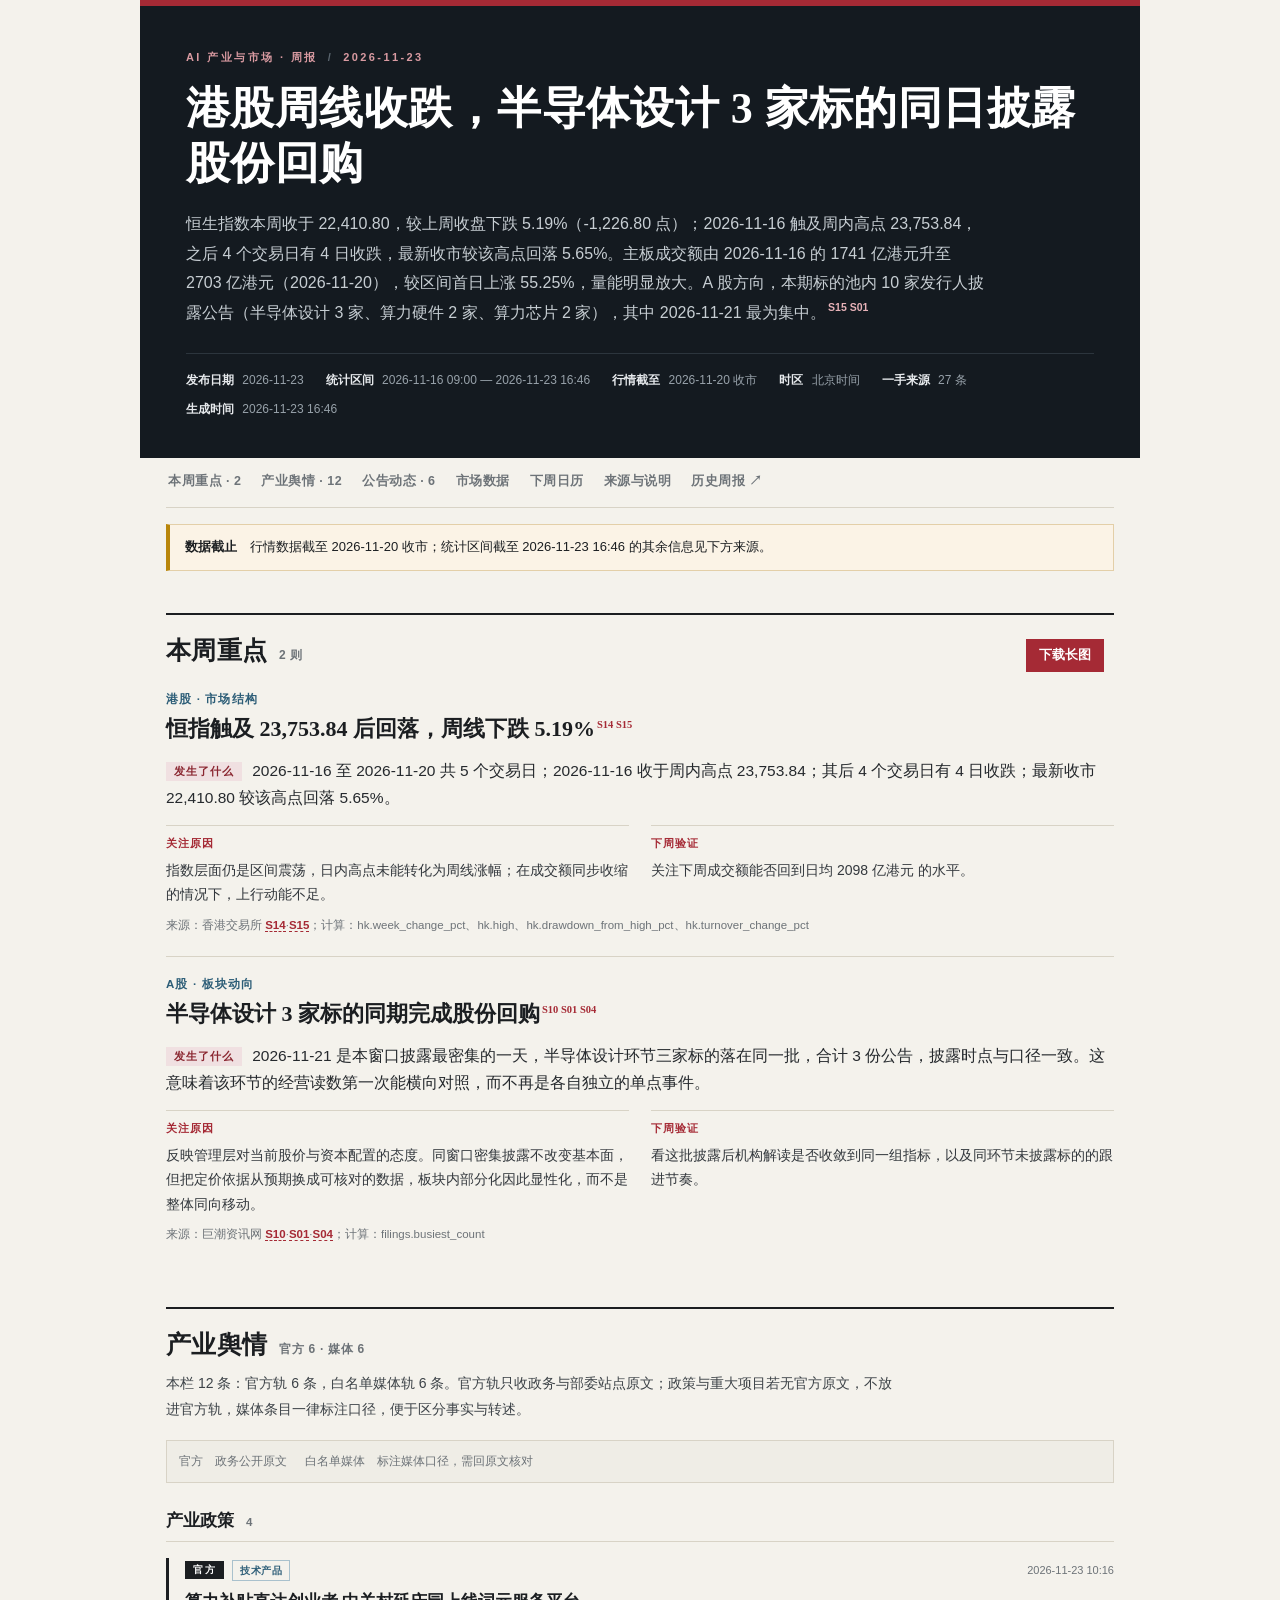
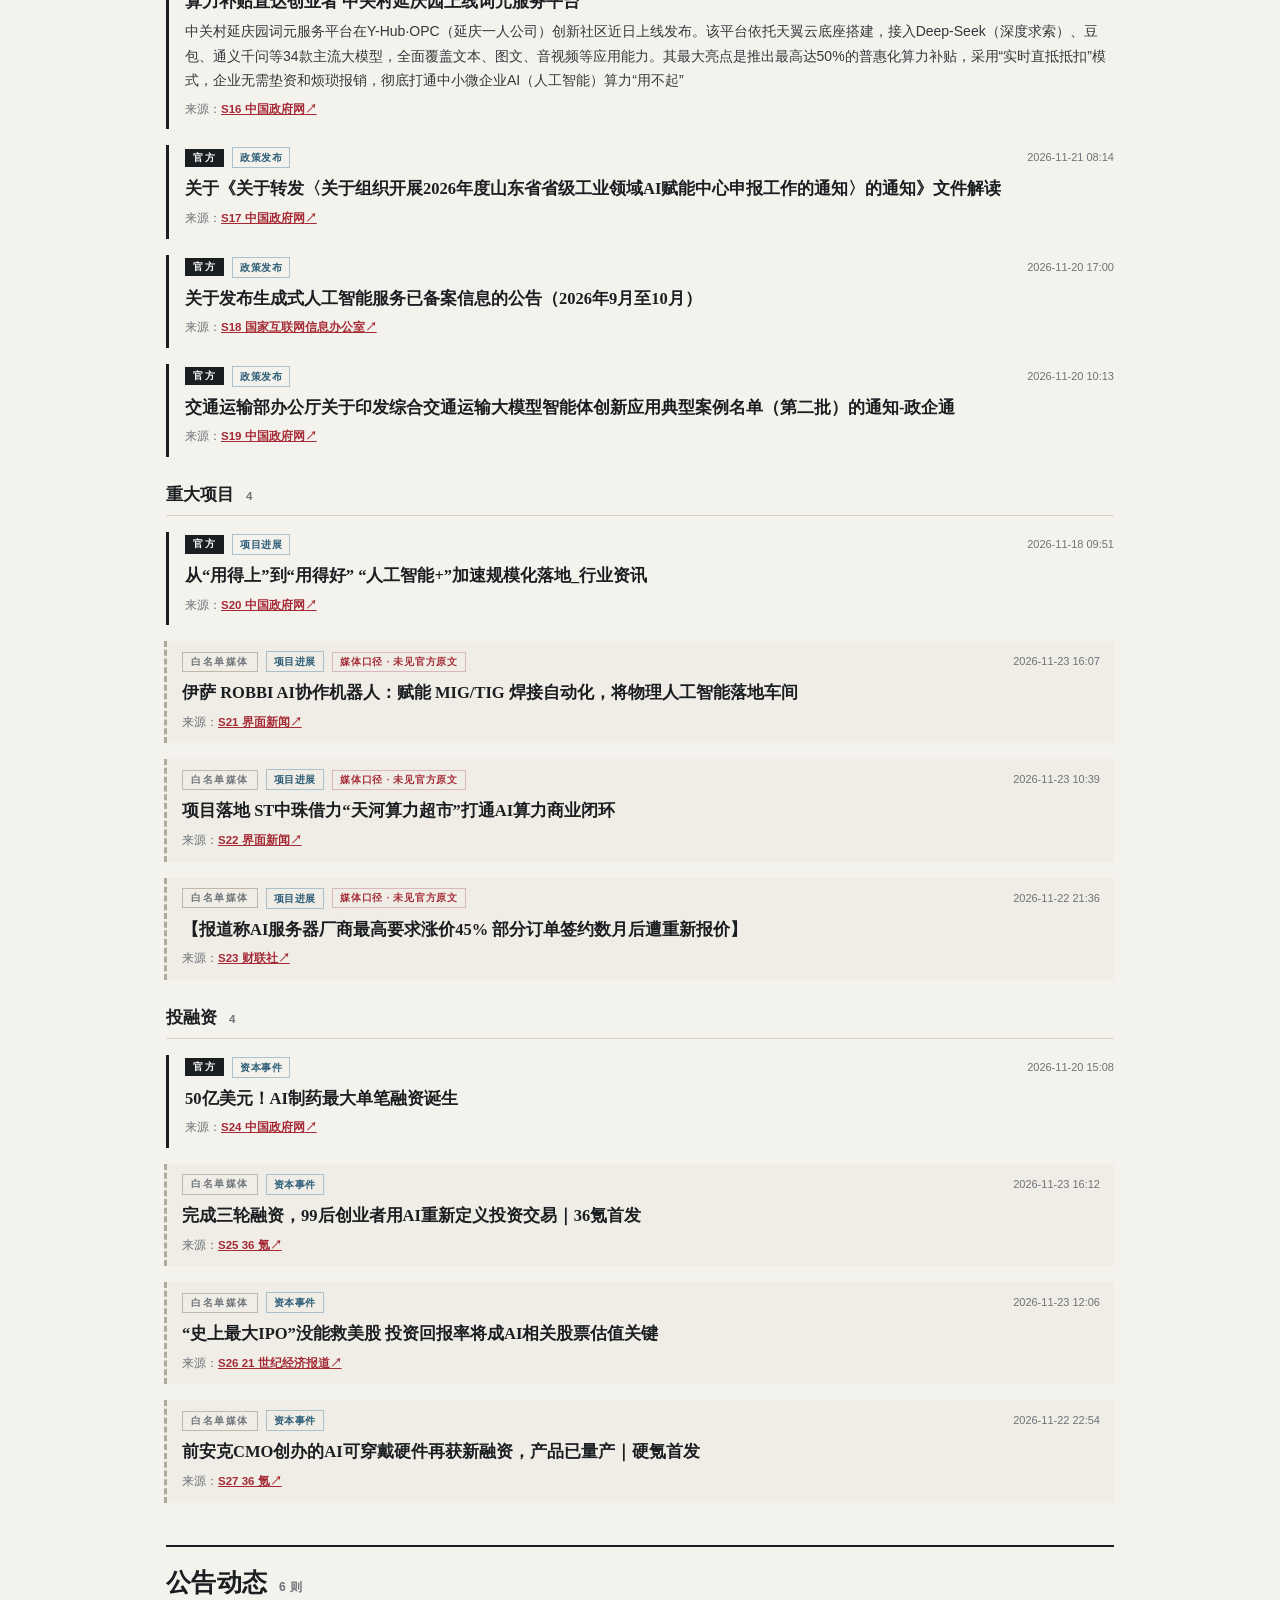
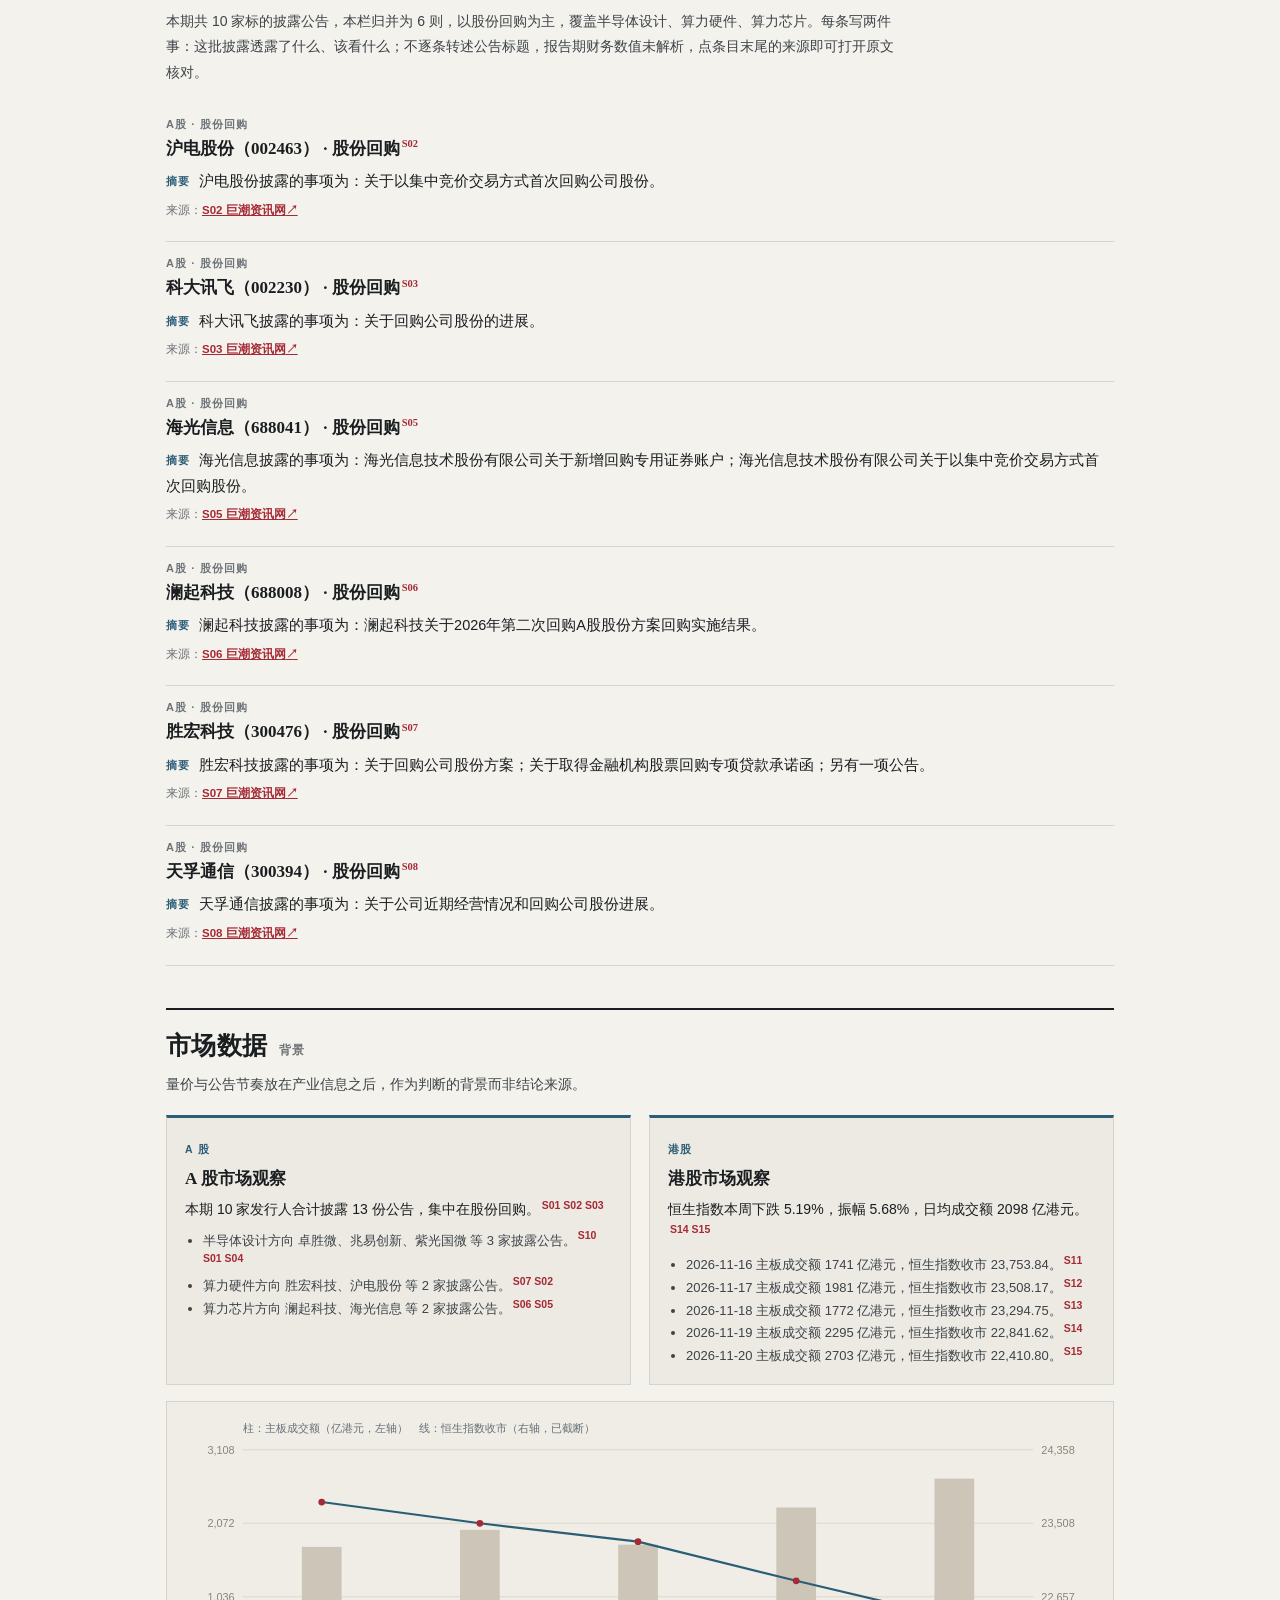
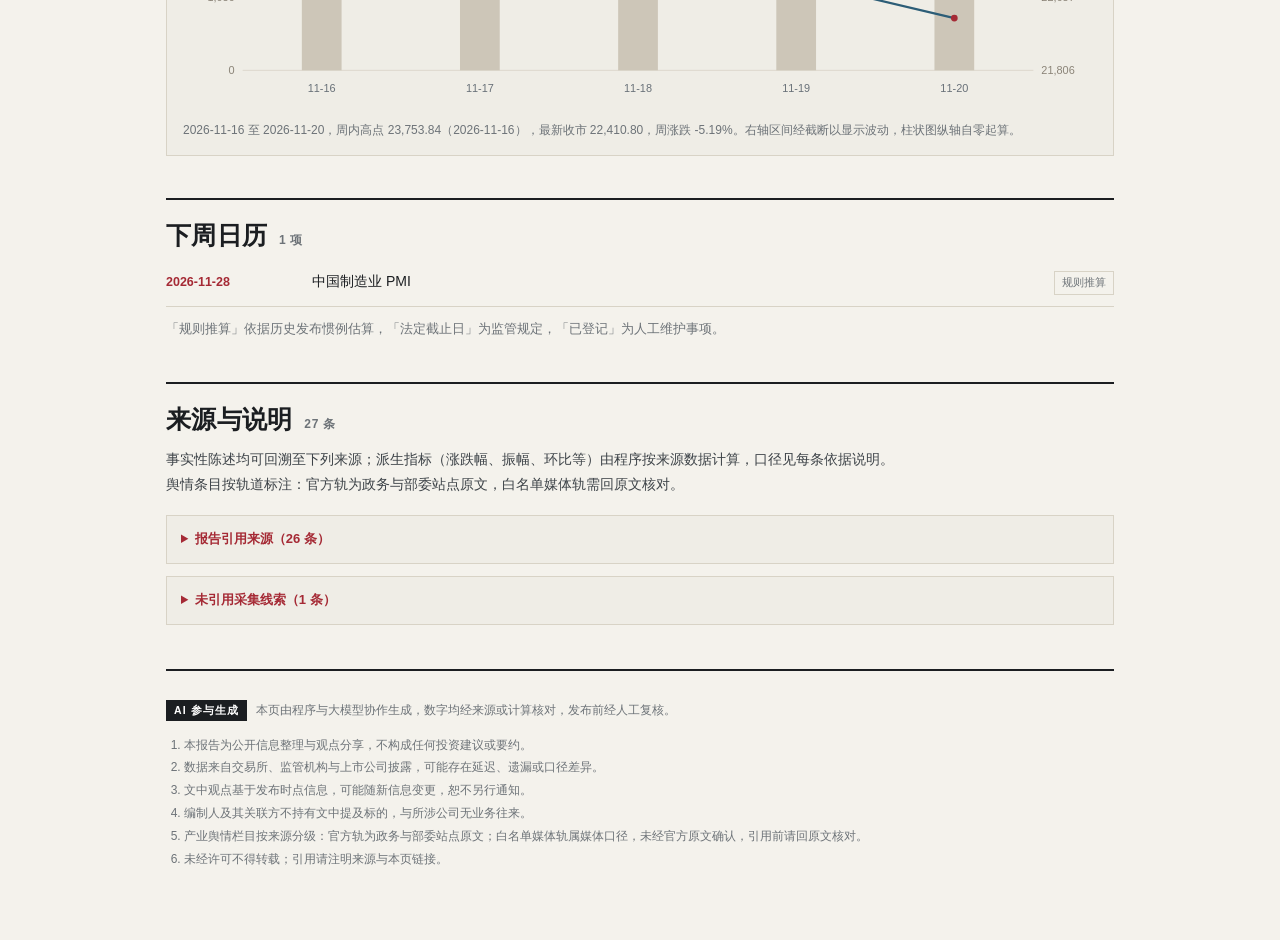
<file: index.html>
<!doctype html>
<html lang="zh-CN"><head><meta charset="utf-8"><meta name="viewport" content="width=device-width, initial-scale=1">
<meta name="description" content="恒生指数本周收于 22,410.80，较上周收盘下跌 5.19%（-1,226.80 点）；2026-11-16 触及周内高点 23,753.84，之后 4 个交易日有 4 日收跌，最新收市较该高点回落 5.65%。主板成交额由 2026-11-16 的 1741 亿港元升至 2703 亿港元（2026-11-20），较区间首日上涨 55.25%，量能明显放大。A 股方向，本期标的池内 10 家发行人披露公告（半导体设计 3 家、算力硬件 2 家、算力芯片 2 家），其中 2026-11-21 最为集中。">
<meta name="generator" content="ai-market-weekly 2026-11-23">
<title>港股周线收跌，半导体设计 3 家标的同日披露股份回购｜AI 产业与市场周报</title>
<style>
:root{
  --paper:#f4f2ec; --ink:#1b1e21; --muted:#6d7378; --line:#d8d3c6;
  --red:#a52a35; --night:#141a20; --blue:#2c5d77; --panel:#eceae3; --panel-soft:#efede6;
  --serif:"Source Han Serif SC","Noto Serif SC","Songti SC",Georgia,"SimSun",serif;
  --sans:"PingFang SC","Microsoft YaHei","Hiragino Sans GB",Arial,sans-serif;
}
*{box-sizing:border-box}
[hidden]{display:none!important}
body{margin:0;background:var(--paper);color:var(--ink);font:15.5px/1.75 var(--sans);-webkit-font-smoothing:antialiased}
.wrap{max-width:1000px;margin:auto;padding:24px 26px 60px}
a{color:inherit}
.shell{max-width:1000px;margin:0 auto;padding:0 26px 70px}

/* 报头 */
.masthead{background:var(--night);color:#fff;margin:0 -26px;padding:46px 46px 38px;border-top:6px solid var(--red)}
.masthead .kicker{margin:0 0 18px;font:700 11px/1 var(--sans);letter-spacing:.22em;color:#d99aa1;text-transform:uppercase}
.masthead .kicker .sep{margin:0 10px;color:#5b666f}
.masthead h1{font:800 clamp(28px,4.2vw,44px)/1.25 var(--serif);margin:0 0 18px;letter-spacing:.01em}
.masthead .standfirst{margin:0;color:#c7ced3;font-size:16px;line-height:1.85;max-width:50em}
.masthead .standfirst .cite a{color:#e7b2b8}
.masthead-facts{display:flex;flex-wrap:wrap;gap:8px 22px;margin-top:26px;padding-top:16px;border-top:1px solid #2c353d;color:#98a2aa;font-size:12px}
.masthead-facts b{color:#e6e9ec;font-weight:700;margin-right:5px}

/* 目录：横向吸顶，取代原来的左栏 */
.toc{position:sticky;top:0;z-index:20;display:flex;gap:20px;overflow-x:auto;padding:13px 2px;margin:0;
  background:var(--paper);border-bottom:1px solid var(--line);scrollbar-width:none}
.toc::-webkit-scrollbar{display:none}
.toc a{flex:0 0 auto;font:800 12.5px/1 var(--sans);letter-spacing:.04em;color:var(--muted);text-decoration:none;padding:4px 0;border-bottom:2px solid transparent}
.toc a:hover{color:var(--red);border-bottom-color:var(--red)}

/* 区块 */
.block{border-top:2px solid var(--ink);margin-top:42px;padding-top:20px;scroll-margin-top:58px}
.block-head{display:flex;align-items:baseline;justify-content:space-between;gap:14px;flex-wrap:wrap}
.block-head h2{font:800 25px/1.3 var(--serif);margin:0;letter-spacing:.01em}
.count{font:700 12px/1 var(--sans);color:var(--muted);letter-spacing:.06em;margin-left:12px;white-space:nowrap;font-weight:700}
.block-lead{color:#3d4348;font-size:14px;line-height:1.8;margin:10px 0 18px;max-width:52em}
.empty{color:var(--muted);font-size:14px;padding:16px 0}
.note{font-size:12.5px;color:var(--muted);line-height:1.7}

/* 重点条目 */
.story{padding:22px 0 20px;border-bottom:1px solid var(--line)}
.story:last-of-type{border-bottom:none}
.story .meta{font:700 11.5px/1 var(--sans);letter-spacing:.1em;color:var(--blue);margin:0 0 8px;text-transform:uppercase}
.story h3{font:800 22px/1.45 var(--serif);margin:0 0 12px}
.story .reported{margin:0 0 14px;font-size:15.5px;color:#25292d}
.reported b{display:inline-block;background:#f0e0e1;color:#8a2630;font:800 10.5px/1.8 var(--sans);letter-spacing:.1em;padding:0 8px;margin-right:10px;vertical-align:1px}
.triple{display:grid;grid-template-columns:1fr 1fr;gap:22px;margin-top:6px}
.triple>div{border-top:1px solid var(--line);padding-top:9px;font-size:14px;line-height:1.75;color:#33383d}
.triple b{display:block;color:var(--red);font:800 11px/1.6 var(--sans);letter-spacing:.1em;margin-bottom:5px}

/* 产业舆情：单列，用轨别徽标与左侧边线区分，不做左右分栏 */
.intel-legend{display:flex;flex-wrap:wrap;align-items:center;gap:8px 12px;font-size:12px;color:var(--muted);
  padding:10px 12px;background:var(--panel-soft);border:1px solid var(--line);margin:0 0 6px}
.intel-legend .legend{margin-left:6px}
.intel-legend .legend:first-child{margin-left:0}
.thread{margin-top:26px}
.thread h3{font:800 17px/1.4 var(--serif);margin:0 0 4px;padding-bottom:8px;border-bottom:1px solid var(--line)}
.thread h3 .count{font-size:11.5px}
.thread-flag{font:700 10.5px/1.6 var(--sans);letter-spacing:.04em;color:var(--red);border:1px solid #d9b7ba;padding:0 7px;margin-left:12px;vertical-align:1px}
.intel{border-left:3px solid var(--ink);padding:2px 0 10px 16px;margin:16px 0 0}
/* 媒体轨：淡底 + 虚线边 + 描边徽标，和官方轨一眼可分，但不做左右分栏 */
.intel.track-media{background:var(--panel-soft);border-left:3px dashed #b0aa9c;padding:10px 14px 11px 15px;margin-left:-2px}
.intel-head{display:flex;align-items:center;gap:8px;flex-wrap:wrap}
.intel-head .track{font:800 9.5px/1.7 var(--sans);letter-spacing:.16em;padding:1px 8px;background:var(--ink);color:#fff}
.track-media .intel-head .track{background:none;color:var(--muted);border:1px solid #bfb9ab}
.intel-head .chip{font:700 10px/1.7 var(--sans);letter-spacing:.06em;color:var(--blue);border:1px solid #a9c1cd;padding:1px 7px}
.intel-head .caveat{font:700 9.5px/1.7 var(--sans);letter-spacing:.08em;color:var(--red);border:1px solid #d9b7ba;padding:1px 7px}
.intel-head .stamp{font-size:11px;color:var(--muted);margin-left:auto}
.intel h4{font:700 16.5px/1.55 var(--serif);margin:8px 0 5px}
.intel .reading{margin:0;font-size:14px;line-height:1.75;color:#33383d}
.intel .source{margin-top:6px}

/* 公告动态 */
.update{padding:16px 0;border-bottom:1px solid var(--line)}
.update .meta{font:700 11px/1 var(--sans);letter-spacing:.1em;color:var(--muted);margin:0 0 6px}
.update h3{font:800 17px/1.5 var(--serif);margin:3px 0 8px}
.update p{margin:5px 0}
.update .reading{margin:6px 0 0;font-size:14.5px}
.reading b{display:inline-block;color:var(--blue);font:800 10.5px/1.7 var(--sans);letter-spacing:.1em;margin-right:9px;vertical-align:1px}
.update .takeaway{margin:9px 0 2px;padding:0 0 0 12px;background:none;border-left:2px solid var(--line);font-size:14px;line-height:1.75;color:#3a3f44}
.update .takeaway b{display:inline-block;color:var(--muted);font:800 10.5px/1.7 var(--sans);letter-spacing:.1em;margin-right:9px}

/* 市场数据 */
.market-grid{display:grid;grid-template-columns:1fr 1fr;gap:18px;margin-top:4px}
.market{background:var(--panel);border:1px solid var(--line);border-top:3px solid var(--blue);padding:16px 18px}
.market .tag{font:800 10.5px/1 var(--sans);letter-spacing:.12em;color:var(--blue)}
.market h3{margin:6px 0 6px;font:800 17px/1.4 var(--serif)}
.market p{margin:0 0 8px;font-size:14px}
.market ul{margin:0;padding-left:18px;font-size:13px;color:#3d4348}

/* 日历与回顾 */
.calendar{list-style:none;padding:0;margin:6px 0 0}
.calendar li{border-bottom:1px solid var(--line);padding:11px 0;display:flex;gap:14px;flex-wrap:wrap;align-items:baseline}
.calendar .when{font:800 12.5px/1.6 var(--sans);color:var(--red);min-width:132px}
.calendar .what{flex:1 1 240px;font-size:14px}
.calendar .tag-certainty{font-size:11px;color:var(--muted);border:1px solid var(--line);padding:1px 7px;white-space:nowrap}
.prev-check{list-style:none;padding:0;margin:6px 0 0}
.prev-check li{border-bottom:1px solid var(--line);padding:11px 0;font-size:14px}
.prev-check .status{font:800 12px/1.6 var(--sans);margin-right:9px}
.status-兑现{color:#0f6e56}
.status-未兑现{color:var(--red)}
.status-待验证{color:var(--muted)}

/* 来源与页脚 */
.source{font-size:11.5px;color:var(--muted);margin:8px 0 0;line-height:1.8}
.source a{color:var(--red);font-weight:800}
.source a.sid{font-weight:800;color:var(--red);text-decoration:none;border-bottom:1px dashed currentColor}
.source a.sid:hover{border-bottom-style:solid}
.source a.sid-more{font-size:11px;font-weight:700;color:var(--muted);text-decoration:none;margin-left:4px}
.source a.sid-more:hover{color:var(--red)}
.source-details{margin:12px 0;border:1px solid var(--line);background:var(--panel-soft);padding:0 14px}
.source-details summary{padding:12px 0;cursor:pointer;font-weight:800;color:var(--red);font-size:13px}
.sources{padding-left:22px;margin:0 0 12px}
.sources li{padding:9px 0;border-bottom:1px solid var(--line);font-size:12.5px;overflow-wrap:anywhere;line-height:1.7}
.sources a{color:var(--red);font-weight:800}
.sources small{color:var(--muted)}
.disclaimer{border-top:2px solid var(--ink);margin-top:44px;padding-top:16px;font-size:12px;color:var(--muted);line-height:1.9}
.disclaimer ol{margin:8px 0 0;padding-left:18px}
.cite{font-size:10.5px;line-height:0;margin-left:2px}
.cite a{color:var(--red);text-decoration:none;font-weight:800}
.cite a:hover{text-decoration:underline}
.badge-ai{display:inline-block;background:var(--ink);color:#fff;font:800 10.5px/1.8 var(--sans);letter-spacing:.1em;padding:1px 8px;margin-right:9px}
.datacut{background:#fbf3e6;border:1px solid #e3cfa8;border-left:4px solid #b8860b;padding:11px 15px;margin:16px 0;font-size:13px}
.export-actions{display:flex;align-items:center;gap:10px}
.export-button{border:1px solid var(--red);background:var(--red);color:#fff;font-family:var(--sans);font-size:12.5px;font-weight:700;padding:7px 12px;cursor:pointer}
.export-button:hover{background:#81212b}
.export-button:disabled{opacity:.6;cursor:wait}
.export-status{font-size:12px;color:var(--muted)}
a:focus-visible{outline:2px solid var(--red);outline-offset:3px}

@media(max-width:780px){
  .shell{padding:0 16px 50px}
  .masthead{margin:0 -16px;padding:32px 20px 26px}
  .masthead .standfirst{font-size:15px}
  .toc{gap:14px}
  .block-head h2{font-size:21px}
  .story h3{font-size:19px}
  .triple,.market-grid{grid-template-columns:1fr;gap:14px}
  .calendar .when{min-width:auto}
}

/* 图表与零散组件；版面骨架与舆情组件在 site.css */
.chart{margin:16px 0 4px;border:1px solid var(--line);background:var(--panel-soft);padding:14px 16px}
.chart svg{display:block;width:100%;height:auto}
.chart-cap{margin:6px 0 0;color:var(--muted);font-size:12px}
.announcements{margin:8px 0 0;padding-left:18px;font-size:12.5px;color:var(--muted)}
.announcements li{margin:2px 0}
.theme-chip{display:inline-block;font-size:10.5px;color:var(--blue);border:1px solid #a9c1cd;padding:0 6px;margin-left:6px;vertical-align:1px}

</style></head><body><div class="shell">
<header class="masthead">
<p class="kicker">AI 产业与市场 · 周报<span class="sep">/</span>2026-11-23</p>
<h1>港股周线收跌，半导体设计 3 家标的同日披露股份回购</h1>
<p class="standfirst">恒生指数本周收于 22,410.80，较上周收盘下跌 5.19%（-1,226.80 点）；2026-11-16 触及周内高点 23,753.84，之后 4 个交易日有 4 日收跌，最新收市较该高点回落 5.65%。主板成交额由 2026-11-16 的 1741 亿港元升至 2703 亿港元（2026-11-20），较区间首日上涨 55.25%，量能明显放大。A 股方向，本期标的池内 10 家发行人披露公告（半导体设计 3 家、算力硬件 2 家、算力芯片 2 家），其中 2026-11-21 最为集中。<sup class="cite"><a href="#S15">S15</a> <a href="#S01">S01</a></sup></p>
<div class="masthead-facts"><span><b>发布日期</b> 2026-11-23</span><span><b>统计区间</b> 2026-11-16 09:00 — 2026-11-23 16:46</span><span><b>行情截至</b> 2026-11-20 收市</span><span><b>时区</b> 北京时间</span><span><b>一手来源</b> 27 条</span><span><b>生成时间</b> 2026-11-23 16:46</span></div>
</header>
<nav class="toc"><a href="#focus">本周重点 · 2</a><a href="#intel">产业舆情 · 12</a><a href="#filings">公告动态 · 6</a><a href="#markets">市场数据</a><a href="#outlook">下周日历</a><a href="#sources">来源与说明</a><a href="weekly/">历史周报 ↗</a></nav>
<div class="datacut"><b>数据截止</b>　行情数据截至 2026-11-20 收市；统计区间截至 2026-11-23 16:46 的其余信息见下方来源。</div>
<main>
<section id="focus" class="block">
<div class="block-head"><h2>本周重点<span class="count">2 则</span></h2>
<div class="export-actions"><button class="export-button" type="button" data-export-highlights>下载长图</button><span class="export-status" data-export-status aria-live="polite"></span></div></div>
<article class="story"><p class="meta">港股 · 市场结构</p><h3>恒指触及 23,753.84 后回落，周线下跌 5.19%<sup class="cite"><a href="#S14">S14</a> <a href="#S15">S15</a></sup></h3><p class="reported"><b>发生了什么</b>2026-11-16 至 2026-11-20 共 5 个交易日；2026-11-16 收于周内高点 23,753.84；其后 4 个交易日有 4 日收跌；最新收市 22,410.80 较该高点回落 5.65%。</p><div class="triple"><div class="analysis"><b>关注原因</b>指数层面仍是区间震荡，日内高点未能转化为周线涨幅；在成交额同步收缩的情况下，上行动能不足。</div><div class="watch"><b>下周验证</b>关注下周成交额能否回到日均 2098 亿港元 的水平。</div></div><p class="source">来源：香港交易所 <a class="sid" href="https://www.hkex.com.hk/eng/stat/smstat/dayquot/d261119e.htm" target="_blank" rel="noopener noreferrer" title="打开原文">S14</a>·<a class="sid" href="https://www.hkex.com.hk/eng/stat/smstat/dayquot/d261120e.htm" target="_blank" rel="noopener noreferrer" title="打开原文">S15</a>；计算：hk.week_change_pct、hk.high、hk.drawdown_from_high_pct、hk.turnover_change_pct</p></article><article class="story"><p class="meta">A股 · 板块动向</p><h3>半导体设计 3 家标的同期完成股份回购<sup class="cite"><a href="#S10">S10</a> <a href="#S01">S01</a> <a href="#S04">S04</a></sup></h3><p class="reported"><b>发生了什么</b>2026-11-21 是本窗口披露最密集的一天，半导体设计环节三家标的落在同一批，合计 3 份公告，披露时点与口径一致。这意味着该环节的经营读数第一次能横向对照，而不再是各自独立的单点事件。</p><div class="triple"><div class="analysis"><b>关注原因</b>反映管理层对当前股价与资本配置的态度。同窗口密集披露不改变基本面，但把定价依据从预期换成可核对的数据，板块内部分化因此显性化，而不是整体同向移动。</div><div class="watch"><b>下周验证</b>看这批披露后机构解读是否收敛到同一组指标，以及同环节未披露标的的跟进节奏。</div></div><p class="source">来源：巨潮资讯网 <a class="sid" href="https://static.cninfo.com.cn/finalpage/2026-11-16/1225674078.PDF" target="_blank" rel="noopener noreferrer" title="打开原文">S10</a>·<a class="sid" href="https://static.cninfo.com.cn/finalpage/2026-11-21/1225680986.PDF" target="_blank" rel="noopener noreferrer" title="打开原文">S01</a>·<a class="sid" href="https://static.cninfo.com.cn/finalpage/2026-11-21/1225682425.PDF" target="_blank" rel="noopener noreferrer" title="打开原文">S04</a>；计算：filings.busiest_count</p></article>
</section>
<section id="intel" class="block">
<div class="block-head"><h2>产业舆情<span class="count">官方 6 · 媒体 6</span></h2></div>
<p class="block-lead">本栏 12 条：官方轨 6 条，白名单媒体轨 6 条。官方轨只收政务与部委站点原文；政策与重大项目若无官方原文，不放进官方轨，媒体条目一律标注口径，便于区分事实与转述。</p><div class="intel-legend"><span class="legend legend-official">官方</span>政务公开原文<span class="legend legend-media">白名单媒体</span>标注媒体口径，需回原文核对</div><div class="thread"><h3>产业政策<span class="count">4</span></h3><article class="intel track-official"><div class="intel-head"><span class="track">官方</span><span class="chip">技术产品</span><span class="stamp">2026-11-23 10:16</span></div><h4>算力补贴直达创业者 中关村延庆园上线词元服务平台</h4><p class="reading">中关村延庆园词元服务平台在Y-Hub·OPC（延庆一人公司）创新社区近日上线发布。该平台依托天翼云底座搭建，接入Deep-Seek（深度求索）、豆包、通义千问等34款主流大模型，全面覆盖文本、图文、音视频等应用能力。其最大亮点是推出最高达50%的普惠化算力补贴，采用“实时直抵抵扣”模式，企业无需垫资和烦琐报销，彻底打通中小微企业AI（人工智能）算力“用不起”</p><p class="source">来源：<a href="https://www.beijing.gov.cn/fuwu/bmfw/sy/jrts/202611/t20261123_4955237.html" target="_blank" rel="noopener noreferrer">S16 中国政府网<span class="ext">↗</span></a></p></article><article class="intel track-official"><div class="intel-head"><span class="track">官方</span><span class="chip">政策发布</span><span class="stamp">2026-11-21 08:14</span></div><h4>关于《关于转发〈关于组织开展2026年度山东省省级工业领域AI赋能中心申报工作的通知〉的通知》文件解读</h4><p class="source">来源：<a href="http://jnjxw.jinan.gov.cn/col/col121844/art/2026/art_37551ada8feb40d7bea17c0c61323e62.html" target="_blank" rel="noopener noreferrer">S17 中国政府网<span class="ext">↗</span></a></p></article><article class="intel track-official"><div class="intel-head"><span class="track">官方</span><span class="chip">政策发布</span><span class="stamp">2026-11-20 17:00</span></div><h4>关于发布生成式人工智能服务已备案信息的公告（2026年9月至10月）</h4><p class="source">来源：<a href="https://www.cac.gov.cn/2026-11/20/c_1796918603542950.htm" target="_blank" rel="noopener noreferrer">S18 国家互联网信息办公室<span class="ext">↗</span></a></p></article><article class="intel track-official"><div class="intel-head"><span class="track">官方</span><span class="chip">政策发布</span><span class="stamp">2026-11-20 10:13</span></div><h4>交通运输部办公厅关于印发综合交通运输大模型智能体创新应用典型案例名单（第二批）的通知-政企通</h4><p class="source">来源：<a href="https://hunan.gov.cn/zqt/zcsd/202611/t20261120_34107134.html" target="_blank" rel="noopener noreferrer">S19 中国政府网<span class="ext">↗</span></a></p></article></div><div class="thread"><h3>重大项目<span class="count">4</span></h3><article class="intel track-official"><div class="intel-head"><span class="track">官方</span><span class="chip">项目进展</span><span class="stamp">2026-11-18 09:51</span></div><h4>从“用得上”到“用得好” “人工智能+”加速规模化落地_行业资讯</h4><p class="source">来源：<a href="https://www.digitalchina.gov.cn/2026/szzg/xyzx/202611/t20261118_5394219.htm" target="_blank" rel="noopener noreferrer">S20 中国政府网<span class="ext">↗</span></a></p></article><article class="intel track-media"><div class="intel-head"><span class="track">白名单媒体</span><span class="chip">项目进展</span><span class="caveat">媒体口径 · 未见官方原文</span><span class="stamp">2026-11-23 16:07</span></div><h4>伊萨 ROBBI AI协作机器人：赋能 MIG/TIG 焊接自动化，将物理人工智能落地车间</h4><p class="source">来源：<a href="https://www.jiemian.com/article/15362024.html" target="_blank" rel="noopener noreferrer">S21 界面新闻<span class="ext">↗</span></a></p></article><article class="intel track-media"><div class="intel-head"><span class="track">白名单媒体</span><span class="chip">项目进展</span><span class="caveat">媒体口径 · 未见官方原文</span><span class="stamp">2026-11-23 10:39</span></div><h4>项目落地 ST中珠借力“天河算力超市”打通AI算力商业闭环</h4><p class="source">来源：<a href="https://www.jiemian.com/article/15359885.html" target="_blank" rel="noopener noreferrer">S22 界面新闻<span class="ext">↗</span></a></p></article><article class="intel track-media"><div class="intel-head"><span class="track">白名单媒体</span><span class="chip">项目进展</span><span class="caveat">媒体口径 · 未见官方原文</span><span class="stamp">2026-11-22 21:36</span></div><h4>【报道称AI服务器厂商最高要求涨价45% 部分订单签约数月后遭重新报价】</h4><p class="source">来源：<a href="https://www.cls.cn/detail/2541027" target="_blank" rel="noopener noreferrer">S23 财联社<span class="ext">↗</span></a></p></article></div><div class="thread"><h3>投融资<span class="count">4</span></h3><article class="intel track-official"><div class="intel-head"><span class="track">官方</span><span class="chip">资本事件</span><span class="stamp">2026-11-20 15:08</span></div><h4>50亿美元！AI制药最大单笔融资诞生</h4><p class="source">来源：<a href="https://www.ncsti.gov.cn/kjdt/kjrd/rgzn_kjrd/202611/t20261120_264765.html" target="_blank" rel="noopener noreferrer">S24 中国政府网<span class="ext">↗</span></a></p></article><article class="intel track-media"><div class="intel-head"><span class="track">白名单媒体</span><span class="chip">资本事件</span><span class="stamp">2026-11-23 16:12</span></div><h4>完成三轮融资，99后创业者用AI重新定义投资交易｜36氪首发</h4><p class="source">来源：<a href="https://m.36kr.com/p/4081907649942408" target="_blank" rel="noopener noreferrer">S25 36 氪<span class="ext">↗</span></a></p></article><article class="intel track-media"><div class="intel-head"><span class="track">白名单媒体</span><span class="chip">资本事件</span><span class="stamp">2026-11-23 12:06</span></div><h4>“史上最大IPO”没能救美股 投资回报率将成AI相关股票估值关键</h4><p class="source">来源：<a href="https://www.21jingji.com/article/20261123/herald/0d1c2c3f487057ee1ccf64940d3b04c9.html" target="_blank" rel="noopener noreferrer">S26 21 世纪经济报道<span class="ext">↗</span></a></p></article><article class="intel track-media"><div class="intel-head"><span class="track">白名单媒体</span><span class="chip">资本事件</span><span class="stamp">2026-11-22 22:54</span></div><h4>前安克CMO创办的AI可穿戴硬件再获新融资，产品已量产｜硬氪首发</h4><p class="source">来源：<a href="https://m.36kr.com/p/4072342767047814" target="_blank" rel="noopener noreferrer">S27 36 氪<span class="ext">↗</span></a></p></article></div>
</section>
<section id="filings" class="block"><div class="block-head"><h2>公告动态<span class="count">6 则</span></h2></div><p class="block-lead">本期共 10 家标的披露公告，本栏归并为 6 则，以股份回购为主，覆盖半导体设计、算力硬件、算力芯片。每条写两件事：这批披露透露了什么、该看什么；不逐条转述公告标题，报告期财务数值未解析，点条目末尾的来源即可打开原文核对。</p><article class="update"><p class="meta">A股 · 股份回购</p><h3>沪电股份（002463） · 股份回购<sup class="cite"><a href="#S02">S02</a></sup></h3><p class="reading"><b>摘要</b>沪电股份披露的事项为：关于以集中竞价交易方式首次回购公司股份。</p><p class="source">来源：<a href="https://static.cninfo.com.cn/finalpage/2026-11-21/1225682149.PDF" target="_blank" rel="noopener noreferrer">S02 巨潮资讯网<span class="ext">↗</span></a></p></article><article class="update"><p class="meta">A股 · 股份回购</p><h3>科大讯飞（002230） · 股份回购<sup class="cite"><a href="#S03">S03</a></sup></h3><p class="reading"><b>摘要</b>科大讯飞披露的事项为：关于回购公司股份的进展。</p><p class="source">来源：<a href="https://static.cninfo.com.cn/finalpage/2026-11-21/1225680873.PDF" target="_blank" rel="noopener noreferrer">S03 巨潮资讯网<span class="ext">↗</span></a></p></article><article class="update"><p class="meta">A股 · 股份回购</p><h3>海光信息（688041） · 股份回购<sup class="cite"><a href="#S05">S05</a></sup></h3><p class="reading"><b>摘要</b>海光信息披露的事项为：海光信息技术股份有限公司关于新增回购专用证券账户；海光信息技术股份有限公司关于以集中竞价交易方式首次回购股份。</p><p class="source">来源：<a href="https://static.cninfo.com.cn/finalpage/2026-11-18/1225675980.PDF" target="_blank" rel="noopener noreferrer">S05 巨潮资讯网<span class="ext">↗</span></a></p></article><article class="update"><p class="meta">A股 · 股份回购</p><h3>澜起科技（688008） · 股份回购<sup class="cite"><a href="#S06">S06</a></sup></h3><p class="reading"><b>摘要</b>澜起科技披露的事项为：澜起科技关于2026年第二次回购A股股份方案回购实施结果。</p><p class="source">来源：<a href="https://static.cninfo.com.cn/finalpage/2026-11-19/1225678561.PDF" target="_blank" rel="noopener noreferrer">S06 巨潮资讯网<span class="ext">↗</span></a></p></article><article class="update"><p class="meta">A股 · 股份回购</p><h3>胜宏科技（300476） · 股份回购<sup class="cite"><a href="#S07">S07</a></sup></h3><p class="reading"><b>摘要</b>胜宏科技披露的事项为：关于回购公司股份方案；关于取得金融机构股票回购专项贷款承诺函；另有一项公告。</p><p class="source">来源：<a href="https://static.cninfo.com.cn/finalpage/2026-11-16/1225674434.PDF" target="_blank" rel="noopener noreferrer">S07 巨潮资讯网<span class="ext">↗</span></a></p></article><article class="update"><p class="meta">A股 · 股份回购</p><h3>天孚通信（300394） · 股份回购<sup class="cite"><a href="#S08">S08</a></sup></h3><p class="reading"><b>摘要</b>天孚通信披露的事项为：关于公司近期经营情况和回购公司股份进展。</p><p class="source">来源：<a href="https://static.cninfo.com.cn/finalpage/2026-11-18/1225678291.PDF" target="_blank" rel="noopener noreferrer">S08 巨潮资讯网<span class="ext">↗</span></a></p></article></section>
<section id="markets" class="block"><div class="block-head"><h2>市场数据<span class="count">背景</span></h2></div>
<p class="block-lead">量价与公告节奏放在产业信息之后，作为判断的背景而非结论来源。</p>
<div class="market-grid"><article class="market"><span class="tag">A 股</span><h3>A 股市场观察</h3><p>本期 10 家发行人合计披露 13 份公告，集中在股份回购。<sup class="cite"><a href="#S01">S01</a> <a href="#S02">S02</a> <a href="#S03">S03</a></sup></p><ul><li>半导体设计方向 卓胜微、兆易创新、紫光国微 等 3 家披露公告。<sup class="cite"><a href="#S10">S10</a> <a href="#S01">S01</a> <a href="#S04">S04</a></sup></li><li>算力硬件方向 胜宏科技、沪电股份 等 2 家披露公告。<sup class="cite"><a href="#S07">S07</a> <a href="#S02">S02</a></sup></li><li>算力芯片方向 澜起科技、海光信息 等 2 家披露公告。<sup class="cite"><a href="#S06">S06</a> <a href="#S05">S05</a></sup></li></ul></article><article class="market"><span class="tag">港股</span><h3>港股市场观察</h3><p>恒生指数本周下跌 5.19%，振幅 5.68%，日均成交额 2098 亿港元。<sup class="cite"><a href="#S14">S14</a> <a href="#S15">S15</a></sup></p><ul><li>2026-11-16 主板成交额 1741 亿港元，恒生指数收市 23,753.84。<sup class="cite"><a href="#S11">S11</a></sup></li><li>2026-11-17 主板成交额 1981 亿港元，恒生指数收市 23,508.17。<sup class="cite"><a href="#S12">S12</a></sup></li><li>2026-11-18 主板成交额 1772 亿港元，恒生指数收市 23,294.75。<sup class="cite"><a href="#S13">S13</a></sup></li><li>2026-11-19 主板成交额 2295 亿港元，恒生指数收市 22,841.62。<sup class="cite"><a href="#S14">S14</a></sup></li><li>2026-11-20 主板成交额 2703 亿港元，恒生指数收市 22,410.80。<sup class="cite"><a href="#S15">S15</a></sup></li></ul></article></div><figure class="chart"><svg viewBox="0 0 920 300" role="img" aria-label="港股主板成交额与恒生指数 2026-11-16 至 2026-11-20 走势"><line x1="60" y1="34.0" x2="856" y2="34.0" stroke="#ddd8cd" stroke-width="1"/><text x="52" y="38.0" text-anchor="end" font-size="11" fill="#8b8478">3,108</text><text x="864" y="38.0" font-size="11" fill="#8b8478">24,358</text><line x1="60" y1="108.0" x2="856" y2="108.0" stroke="#ddd8cd" stroke-width="1"/><text x="52" y="112.0" text-anchor="end" font-size="11" fill="#8b8478">2,072</text><text x="864" y="112.0" font-size="11" fill="#8b8478">23,508</text><line x1="60" y1="182.0" x2="856" y2="182.0" stroke="#ddd8cd" stroke-width="1"/><text x="52" y="186.0" text-anchor="end" font-size="11" fill="#8b8478">1,036</text><text x="864" y="186.0" font-size="11" fill="#8b8478">22,657</text><line x1="60" y1="256.0" x2="856" y2="256.0" stroke="#ddd8cd" stroke-width="1"/><text x="52" y="260.0" text-anchor="end" font-size="11" fill="#8b8478">0</text><text x="864" y="260.0" font-size="11" fill="#8b8478">21,806</text><rect x="119.6" y="131.7" width="40.0" height="124.3" fill="#cdc6b8"/><text x="139.6" y="278" text-anchor="middle" font-size="11" fill="#687078">11-16</text><rect x="278.8" y="114.6" width="40.0" height="141.4" fill="#cdc6b8"/><text x="298.8" y="278" text-anchor="middle" font-size="11" fill="#687078">11-17</text><rect x="438.0" y="129.5" width="40.0" height="126.5" fill="#cdc6b8"/><text x="458.0" y="278" text-anchor="middle" font-size="11" fill="#687078">11-18</text><rect x="597.2" y="92.1" width="40.0" height="163.9" fill="#cdc6b8"/><text x="617.2" y="278" text-anchor="middle" font-size="11" fill="#687078">11-19</text><rect x="756.4" y="63.0" width="40.0" height="193.0" fill="#cdc6b8"/><text x="776.4" y="278" text-anchor="middle" font-size="11" fill="#687078">11-20</text><polyline points="139.6,86.6 298.8,108.0 458.0,126.5 617.2,165.9 776.4,203.4" fill="none" stroke="#2c5d77" stroke-width="2.2"/><circle cx="139.6" cy="86.6" r="3.4" fill="#a52a35"/><circle cx="298.8" cy="108.0" r="3.4" fill="#a52a35"/><circle cx="458.0" cy="126.5" r="3.4" fill="#a52a35"/><circle cx="617.2" cy="165.9" r="3.4" fill="#a52a35"/><circle cx="776.4" cy="203.4" r="3.4" fill="#a52a35"/><text x="60" y="16" font-size="11" fill="#687078">柱：主板成交额（亿港元，左轴）　线：恒生指数收市（右轴，已截断）</text></svg><figcaption class="chart-cap">2026-11-16 至 2026-11-20，周内高点 23,753.84（2026-11-16），最新收市 22,410.80，周涨跌 -5.19%。右轴区间经截断以显示波动，柱状图纵轴自零起算。</figcaption></figure></section>
<section id="outlook" class="block"><div class="block-head"><h2>下周日历<span class="count">1 项</span></h2></div><ul class="calendar"><li><span class="when">2026-11-28</span><span class="what">中国制造业 PMI</span><span class="tag-certainty">规则推算</span></li></ul><p class="note">「规则推算」依据历史发布惯例估算，「法定截止日」为监管规定，「已登记」为人工维护事项。</p></section>

<section id="sources" class="block"><div class="block-head"><h2>来源与说明<span class="count">27 条</span></h2></div>
<p class="block-lead">事实性陈述均可回溯至下列来源；派生指标（涨跌幅、振幅、环比等）由程序按来源数据计算，口径见每条依据说明。舆情条目按轨道标注：官方轨为政务与部委站点原文，白名单媒体轨需回原文核对。</p>
<details id="report-citations" class="source-details"><summary>报告引用来源（26 条）</summary><ol class="sources"><li id="S01"><b>[S01] A股 · 巨潮资讯网 · 上市公司一手公告</b><br><a href="https://static.cninfo.com.cn/finalpage/2026-11-21/1225680986.PDF" target="_blank" rel="noopener noreferrer">兆易创新（603986）股份回购 ↗</a><br><small>2026-11-21（仅日期） · 兆易创新（603986）本期披露：兆易创新关于以集中竞价交易方式回购A股股份的进展公告。</small></li><li id="S02"><b>[S02] A股 · 巨潮资讯网 · 上市公司一手公告</b><br><a href="https://static.cninfo.com.cn/finalpage/2026-11-21/1225682149.PDF" target="_blank" rel="noopener noreferrer">沪电股份（002463）股份回购 ↗</a><br><small>2026-11-21（仅日期） · 沪电股份（002463）本期披露：关于以集中竞价交易方式首次回购公司股份。</small></li><li id="S03"><b>[S03] A股 · 巨潮资讯网 · 上市公司一手公告</b><br><a href="https://static.cninfo.com.cn/finalpage/2026-11-21/1225680873.PDF" target="_blank" rel="noopener noreferrer">科大讯飞（002230）股份回购 ↗</a><br><small>2026-11-21（仅日期） · 科大讯飞（002230）本期披露：关于回购公司股份的进展公告。</small></li><li id="S04"><b>[S04] A股 · 巨潮资讯网 · 上市公司一手公告</b><br><a href="https://static.cninfo.com.cn/finalpage/2026-11-21/1225682425.PDF" target="_blank" rel="noopener noreferrer">紫光国微（002049）股份回购 ↗</a><br><small>2026-11-21（仅日期） · 紫光国微（002049）本期披露：关于以集中竞价交易方式回购公司股份的进展公告。</small></li><li id="S05"><b>[S05] A股 · 巨潮资讯网 · 上市公司一手公告</b><br><a href="https://static.cninfo.com.cn/finalpage/2026-11-18/1225675980.PDF" target="_blank" rel="noopener noreferrer">海光信息（688041）股份回购 ↗</a><br><small>2026-11-20（仅日期） · 海光信息（688041）本期披露：海光信息技术股份有限公司关于新增回购专用证券账户、海光信息技术股份有限公司关于以集中竞价交易方式首次回购股份。</small></li><li id="S06"><b>[S06] A股 · 巨潮资讯网 · 上市公司一手公告</b><br><a href="https://static.cninfo.com.cn/finalpage/2026-11-19/1225678561.PDF" target="_blank" rel="noopener noreferrer">澜起科技（688008）股份回购 ↗</a><br><small>2026-11-19（仅日期） · 澜起科技（688008）本期披露：澜起科技关于2026年第二次回购A股股份方案回购实施结果。</small></li><li id="S07"><b>[S07] A股 · 巨潮资讯网 · 上市公司一手公告</b><br><a href="https://static.cninfo.com.cn/finalpage/2026-11-16/1225674434.PDF" target="_blank" rel="noopener noreferrer">胜宏科技（300476）股份回购 ↗</a><br><small>2026-11-18 18:56（北京时间） · 胜宏科技（300476）本期披露：关于回购公司股份方案、关于取得金融机构股票回购专项贷款承诺函、关于回购事项前十大股东及前十大无限售股东持股情况。</small></li><li id="S08"><b>[S08] A股 · 巨潮资讯网 · 上市公司一手公告</b><br><a href="https://static.cninfo.com.cn/finalpage/2026-11-18/1225678291.PDF" target="_blank" rel="noopener noreferrer">天孚通信（300394）股份回购 ↗</a><br><small>2026-11-18 18:36（北京时间） · 天孚通信（300394）本期披露：关于公司近期经营情况和回购公司股份进展。</small></li><li id="S10"><b>[S10] A股 · 巨潮资讯网 · 上市公司一手公告</b><br><a href="https://static.cninfo.com.cn/finalpage/2026-11-16/1225674078.PDF" target="_blank" rel="noopener noreferrer">卓胜微（300782）股份回购 ↗</a><br><small>2026-11-16 18:30（北京时间） · 卓胜微（300782）本期披露：关于取得金融机构股票回购专项贷款承诺函。</small></li><li id="S11"><b>[S11] 港股 · 香港交易所 · 港交所官方行情</b><br><a href="https://www.hkex.com.hk/eng/stat/smstat/dayquot/d261116e.htm" target="_blank" rel="noopener noreferrer">港交所 2026-11-16 每日成交及恒生指数 ↗</a><br><small>2026-11-16（仅日期） · 日期 2026-11-16。主板成交额 174,107,985,795 港元。恒生指数收市 23753.84，前收市 23637.60。</small></li><li id="S12"><b>[S12] 港股 · 香港交易所 · 港交所官方行情</b><br><a href="https://www.hkex.com.hk/eng/stat/smstat/dayquot/d261117e.htm" target="_blank" rel="noopener noreferrer">港交所 2026-11-17 每日成交及恒生指数 ↗</a><br><small>2026-11-17（仅日期） · 日期 2026-11-17。主板成交额 198,051,560,759 港元。恒生指数收市 23508.17，前收市 23753.84。</small></li><li id="S13"><b>[S13] 港股 · 香港交易所 · 港交所官方行情</b><br><a href="https://www.hkex.com.hk/eng/stat/smstat/dayquot/d261118e.htm" target="_blank" rel="noopener noreferrer">港交所 2026-11-18 每日成交及恒生指数 ↗</a><br><small>2026-11-18（仅日期） · 日期 2026-11-18。主板成交额 177,152,854,159 港元。恒生指数收市 23294.75，前收市 23508.17。</small></li><li id="S14"><b>[S14] 港股 · 香港交易所 · 港交所官方行情</b><br><a href="https://www.hkex.com.hk/eng/stat/smstat/dayquot/d261119e.htm" target="_blank" rel="noopener noreferrer">港交所 2026-11-19 每日成交及恒生指数 ↗</a><br><small>2026-11-19（仅日期） · 日期 2026-11-19。主板成交额 229,548,685,185 港元。恒生指数收市 22841.62，前收市 23294.75。</small></li><li id="S15"><b>[S15] 港股 · 香港交易所 · 港交所官方行情</b><br><a href="https://www.hkex.com.hk/eng/stat/smstat/dayquot/d261120e.htm" target="_blank" rel="noopener noreferrer">港交所 2026-11-20 每日成交及恒生指数 ↗</a><br><small>2026-11-20（仅日期） · 日期 2026-11-20。主板成交额 270,299,646,695 港元。恒生指数收市 22410.80，前收市 22841.62。</small></li><li id="S16"><b>[S16] 产业 · 中国政府网 · 政务公开</b><br><a href="https://www.beijing.gov.cn/fuwu/bmfw/sy/jrts/202611/t20261123_4955237.html" target="_blank" rel="noopener noreferrer">算力补贴直达创业者 中关村延庆园上线词元服务平台 ↗</a><br><small>2026-11-23 10:16（北京时间） · 算力补贴直达创业者 中关村延庆园上线词元服务平台    北京市人民政府门户网站</small></li><li id="S17"><b>[S17] 产业 · 中国政府网 · 政务公开</b><br><a href="http://jnjxw.jinan.gov.cn/col/col121844/art/2026/art_37551ada8feb40d7bea17c0c61323e62.html" target="_blank" rel="noopener noreferrer">关于《关于转发〈关于组织开展2026年度山东省省级工业领域AI赋能中心申报工作的通知〉的通知》文件解读 ↗</a><br><small>2026-11-21 08:14（北京时间） · 关于《关于转发〈关于组织开展2026年度山东省省级工业领域AI赋能中心申报工作的通知〉的通知》文件解读    济南市工业和信息化局</small></li><li id="S18"><b>[S18] 产业 · 国家互联网信息办公室 · 政务公开</b><br><a href="https://www.cac.gov.cn/2026-11/20/c_1796918603542950.htm" target="_blank" rel="noopener noreferrer">关于发布生成式人工智能服务已备案信息的公告（2026年9月至10月） ↗</a><br><small>2026-11-20 17:00（北京时间） · 关于发布生成式人工智能服务已备案信息的公告（2026年9月至10月）    中央网络安全和信息化委员会办公室</small></li><li id="S19"><b>[S19] 产业 · 中国政府网 · 政务公开</b><br><a href="https://hunan.gov.cn/zqt/zcsd/202611/t20261120_34107134.html" target="_blank" rel="noopener noreferrer">交通运输部办公厅关于印发综合交通运输大模型智能体创新应用典型案例名单（第二批）的通知-政企通 ↗</a><br><small>2026-11-20 10:13（北京时间） · 交通运输部办公厅关于印发综合交通运输大模型智能体创新应用典型案例名单（第二批）的通知-政企通    湖南省人民政府</small></li><li id="S20"><b>[S20] 产业 · 中国政府网 · 政务公开</b><br><a href="https://www.digitalchina.gov.cn/2026/szzg/xyzx/202611/t20261118_5394219.htm" target="_blank" rel="noopener noreferrer">从“用得上”到“用得好” “人工智能+”加速规模化落地_行业资讯 ↗</a><br><small>2026-11-18 09:51（北京时间） · 从“用得上”到“用得好” “人工智能+”加速规模化落地_行业资讯    数字中国建设峰会</small></li><li id="S21"><b>[S21] 产业 · 界面新闻 · 白名单媒体</b><br><a href="https://www.jiemian.com/article/15362024.html" target="_blank" rel="noopener noreferrer">伊萨 ROBBI AI协作机器人：赋能 MIG/TIG 焊接自动化，将物理人工智能落地车间 ↗</a><br><small>2026-11-23 16:07（北京时间） · 伊萨 ROBBI AI协作机器人：赋能 MIG/TIG 焊接自动化，将物理人工智能落地车间    Jiemian.com</small></li><li id="S22"><b>[S22] 产业 · 界面新闻 · 白名单媒体</b><br><a href="https://www.jiemian.com/article/15359885.html" target="_blank" rel="noopener noreferrer">项目落地 ST中珠借力“天河算力超市”打通AI算力商业闭环 ↗</a><br><small>2026-11-23 10:39（北京时间） · 项目落地 ST中珠借力“天河算力超市”打通AI算力商业闭环    Jiemian.com</small></li><li id="S23"><b>[S23] 产业 · 财联社 · 白名单媒体</b><br><a href="https://www.cls.cn/detail/2541027" target="_blank" rel="noopener noreferrer">【报道称AI服务器厂商最高要求涨价45% 部分订单签约数月后遭重新报价】 ↗</a><br><small>2026-11-22 21:36（北京时间） · 21:36:45【报道称AI服务器厂商最高要求涨价45% 部分订单签约数月后遭重新报价】    财联社</small></li><li id="S24"><b>[S24] 产业 · 中国政府网 · 政务公开</b><br><a href="https://www.ncsti.gov.cn/kjdt/kjrd/rgzn_kjrd/202611/t20261120_264765.html" target="_blank" rel="noopener noreferrer">50亿美元！AI制药最大单笔融资诞生 ↗</a><br><small>2026-11-20 15:08（北京时间） · 50亿美元！AI制药最大单笔融资诞生    国际科技创新中心</small></li><li id="S25"><b>[S25] 产业 · 36 氪 · 白名单媒体</b><br><a href="https://m.36kr.com/p/4081907649942408" target="_blank" rel="noopener noreferrer">完成三轮融资，99后创业者用AI重新定义投资交易｜36氪首发 ↗</a><br><small>2026-11-23 16:12（北京时间） · 完成三轮融资，99后创业者用AI重新定义投资交易｜36氪首发    36氪</small></li><li id="S26"><b>[S26] 产业 · 21 世纪经济报道 · 白名单媒体</b><br><a href="https://www.21jingji.com/article/20261123/herald/0d1c2c3f487057ee1ccf64940d3b04c9.html" target="_blank" rel="noopener noreferrer">“史上最大IPO”没能救美股 投资回报率将成AI相关股票估值关键 ↗</a><br><small>2026-11-23 12:06（北京时间） · “史上最大IPO”没能救美股 投资回报率将成AI相关股票估值关键    21财经</small></li><li id="S27"><b>[S27] 产业 · 36 氪 · 白名单媒体</b><br><a href="https://m.36kr.com/p/4072342767047814" target="_blank" rel="noopener noreferrer">前安克CMO创办的AI可穿戴硬件再获新融资，产品已量产｜硬氪首发 ↗</a><br><small>2026-11-22 22:54（北京时间） · 前安克CMO创办的AI可穿戴硬件再获新融资，产品已量产｜硬氪首发    36氪</small></li></ol></details>
<details class="source-details"><summary>未引用采集线索（1 条）</summary><ol class="sources"><li id="S09"><b>[S09] A股 · 巨潮资讯网 · 上市公司一手公告</b><br><a href="https://static.cninfo.com.cn/finalpage/2026-11-18/1225678038.PDF" target="_blank" rel="noopener noreferrer">中际旭创（300308）股份回购 ↗</a><br><small>2026-11-18 18:08（北京时间） · 中际旭创（300308）本期披露：关于收到董事长提议回购公司股份。</small></li></ol></details></section>
</main>
<footer class="disclaimer"><p><span class="badge-ai">AI 参与生成</span>本页由程序与大模型协作生成，数字均经来源或计算核对，发布前经人工复核。</p><ol><li>本报告为公开信息整理与观点分享，不构成任何投资建议或要约。</li><li>数据来自交易所、监管机构与上市公司披露，可能存在延迟、遗漏或口径差异。</li><li>文中观点基于发布时点信息，可能随新信息变更，恕不另行通知。</li><li>编制人及其关联方不持有文中提及标的，与所涉公司无业务往来。</li><li>产业舆情栏目按来源分级：官方轨为政务与部委站点原文；白名单媒体轨属媒体口径，未经官方原文确认，引用前请回原文核对。</li><li>未经许可不得转载；引用请注明来源与本页链接。</li></ol></footer>
</div><script>(() => {
  const button = document.querySelector('[data-export-highlights]');
  const section = document.getElementById('highlights');
  if (!button || !section) return;
  const status = document.querySelector('[data-export-status]');
  const width = 920, scale = 1.5, pad = 52, textWidth = width - 2 * pad;
  const fonts = {
    meta: '14px "Microsoft YaHei", "PingFang SC", sans-serif',
    title: '700 23px "Microsoft YaHei", "PingFang SC", sans-serif',
    label: '700 14px "Microsoft YaHei", "PingFang SC", sans-serif',
    body: '17px "Microsoft YaHei", "PingFang SC", sans-serif'
  };
  function wrap(ctx, text, font, maxWidth) {
    ctx.font = font;
    const lines = []; let line = '';
    for (const char of Array.from(text || '')) {
      if (line && ctx.measureText(line + char).width > maxWidth) {
        lines.push(line); line = char;
      } else line += char;
    }
    if (line) lines.push(line);
    return lines.length ? lines : [''];
  }
  function readField(article, selector) {
    const node = article.querySelector(selector);
    if (!node) return '';
    const copy = node.cloneNode(true);
    copy.querySelectorAll('b').forEach((label) => label.remove());
    return copy.textContent.replace(/\s+/g, ' ').trim();
  }
  function collectCards() {
    return Array.from(section.querySelectorAll('article.story')).map((article) => ({
      meta: article.querySelector('.meta')?.textContent.trim() || '',
      title: article.querySelector('h3')?.textContent.trim() || '',
      fields: [
        ['发生了什么', readField(article, '.reported')],
        ['关注原因', readField(article, '.analysis')],
        ['下周验证', readField(article, '.watch')]
      ].filter(([, text]) => text)
    }));
  }
  function prepare(card, ctx) {
    const meta = wrap(ctx, card.meta, fonts.meta, textWidth);
    const title = wrap(ctx, card.title, fonts.title, textWidth);
    const fields = card.fields.map(([label, text]) => ({
      label, lines: wrap(ctx, text, fonts.body, textWidth)
    }));
    const height = 18 + meta.length * 20 + 12 + title.length * 32
      + fields.reduce((sum, field) => sum + 8 + 20 + field.lines.length * 26 + 8, 0) + 18;
    return { meta, title, fields, height };
  }
  button.addEventListener('click', async () => {
    button.disabled = true; button.textContent = '正在生成…';
    try {
      const measure = document.createElement('canvas').getContext('2d');
      const cards = collectCards().map((card) => prepare(card, measure));
      const header = 170;
      const height = header + 28 + cards.reduce((sum, card) => sum + card.height + 16, 0) + 64;
      const canvas = document.createElement('canvas');
      canvas.width = width * scale; canvas.height = height * scale;
      const ctx = canvas.getContext('2d'); ctx.scale(scale, scale); ctx.textBaseline = 'top';
      ctx.fillStyle = '#f2f0ea'; ctx.fillRect(0, 0, width, height);
      ctx.fillStyle = '#111820'; ctx.fillRect(0, 0, width, header);
      ctx.fillStyle = '#a52a35'; ctx.fillRect(0, 0, width, 6);
      ctx.fillStyle = '#e999a1'; ctx.font = '700 11px Arial';
      ctx.fillText('A/H EQUITY · AI & INNOVATION', pad, 26);
      ctx.fillStyle = '#fff'; ctx.font = '700 32px "Microsoft YaHei", sans-serif';
      ctx.fillText('本周重点', pad, 56);
      ctx.fillStyle = '#c4cbd0'; ctx.font = '14px "Microsoft YaHei", sans-serif';
      ctx.fillText('A 股 / 港股 · 人工智能与科技创新市场观察', pad, 112);
      let y = header + 28;
      for (const card of cards) {
        ctx.fillStyle = '#e9e6de'; ctx.fillRect(pad, y, width - 2 * pad, card.height);
        ctx.fillStyle = '#a52a35'; ctx.fillRect(pad, y, 4, card.height);
        let cy = y + 18;
        ctx.font = fonts.meta; ctx.fillStyle = '#687078';
        card.meta.forEach((line) => { ctx.fillText(line, pad + 22, cy); cy += 20; });
        cy += 12;
        ctx.font = fonts.title; ctx.fillStyle = '#202326';
        card.title.forEach((line) => { ctx.fillText(line, pad + 22, cy); cy += 32; });
        for (const field of card.fields) {
          cy += 8; ctx.font = fonts.label; ctx.fillStyle = '#a52a35';
          ctx.fillText(field.label, pad + 22, cy); cy += 20;
          ctx.font = fonts.body; ctx.fillStyle = '#202326';
          field.lines.forEach((line) => { ctx.fillText(line, pad + 22, cy); cy += 26; });
          cy += 8;
        }
        y += card.height + 16;
      }
      ctx.fillStyle = '#687078'; ctx.font = '13px "Microsoft YaHei", sans-serif';
      ctx.fillText('来源和完整内容请访问周报网页 · 不构成投资建议', pad, y + 12);
      const blob = await new Promise((resolve, reject) =>
        canvas.toBlob((value) => value ? resolve(value) : reject(new Error('PNG 导出失败')), 'image/png'));
      const url = URL.createObjectURL(blob), link = document.createElement('a');
      link.href = url; link.download = 'A股港股AI市场周报_本周重点.png';
      document.body.appendChild(link); link.click(); link.remove();
      setTimeout(() => URL.revokeObjectURL(url), 30000);
      if (status) status.textContent = 'PNG 已下载。';
    } catch (error) {
      console.error(error);
      if (status) status.textContent = '导出失败，请刷新页面后重试。';
    } finally {
      button.disabled = false; button.textContent = '下载本周重点长图';
    }
  });
})();
</script><script>window.addEventListener('pageshow', () => { const details = document.getElementById('report-citations'); if (details) details.open = false; });</script></body></html>
</file>
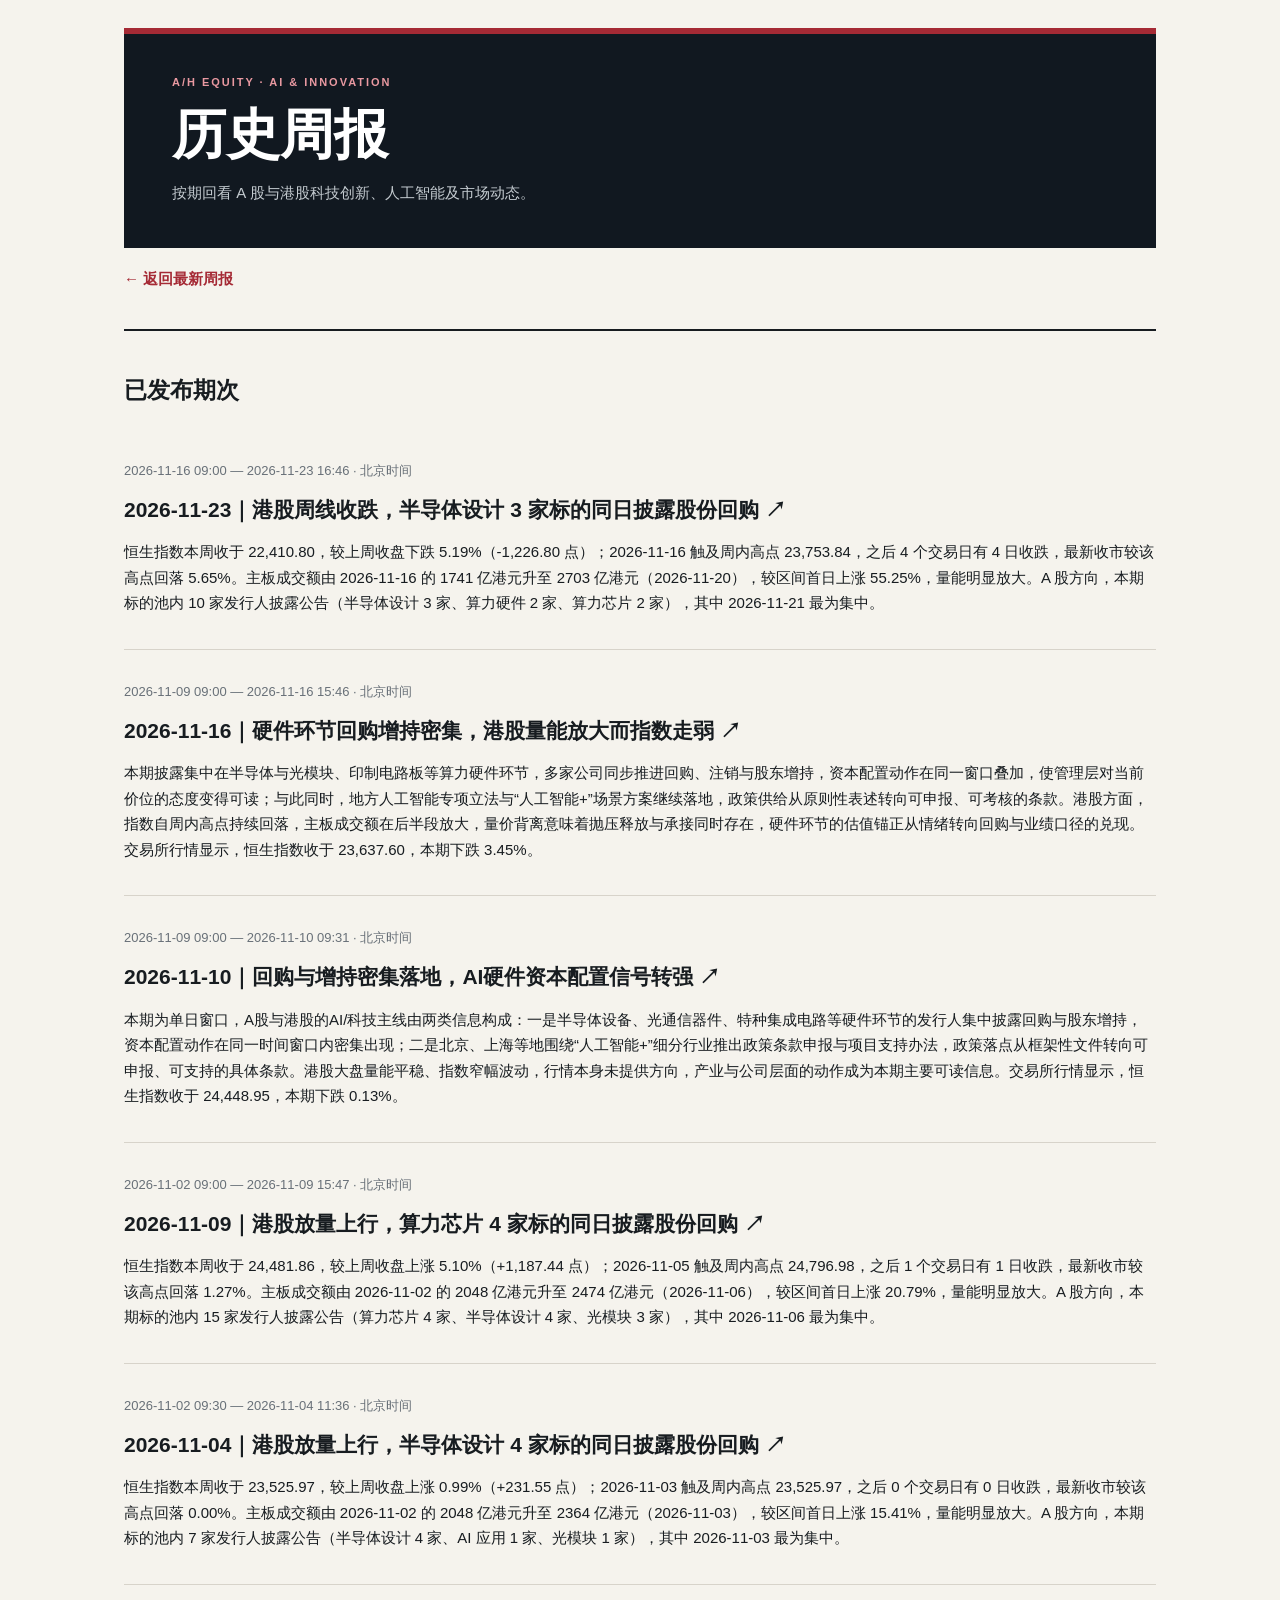
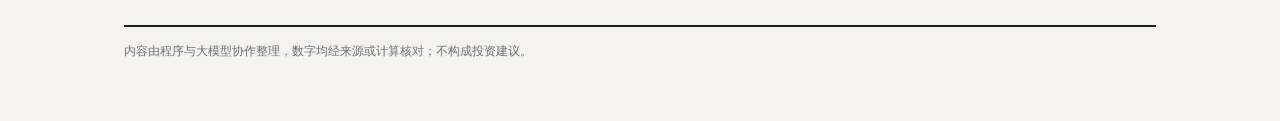
<file: weekly/index.html>
<!doctype html><html lang="zh-CN"><head><meta charset="utf-8">
<meta name="viewport" content="width=device-width,initial-scale=1"><title>A/H AI 市场周报｜历史目录</title>
<style>:root{--paper:#f5f3ed;--ink:#171c20;--muted:#687078;--line:#d7d3ca;--red:#a52a35;--night:#111820}*{box-sizing:border-box}body{margin:0;background:var(--paper);color:var(--ink);font:15px/1.7 "Microsoft YaHei","PingFang SC",Arial,sans-serif}.wrap{max-width:1080px;margin:auto;padding:28px 24px 60px}.hero{background:var(--night);color:#fff;padding:42px 48px;border-top:6px solid var(--red)}.eyebrow{font:700 11px Arial,sans-serif;letter-spacing:.18em;color:#e999a1}.hero h1{font-size:clamp(34px,5vw,54px);line-height:1.15;margin:15px 0}.hero p{margin:0;color:#c4cbd0}.back{display:inline-block;margin:18px 0;color:var(--red);font-weight:800;text-decoration:none}.section{border-top:2px solid var(--ink);padding-top:22px;margin-top:20px}.entry{padding:18px 0;border-bottom:1px solid var(--line)}.entry h2{font-size:21px;line-height:1.4;margin:4px 0}.entry h2 a{color:var(--ink);text-decoration:none}.entry h2 a:hover{color:var(--red)}.meta,.empty{color:var(--muted);font-size:13px}footer{margin-top:40px;border-top:2px solid var(--ink);padding-top:14px;color:var(--muted);font-size:12px}@media(max-width:680px){.wrap{padding:0 16px 36px}.hero{margin:0 -16px;padding:30px 22px}}
</style></head><body><main class="wrap">
<header class="hero"><div class="eyebrow">A/H EQUITY · AI &amp; INNOVATION</div><h1>历史周报</h1>
<p>按期回看 A 股与港股科技创新、人工智能及市场动态。</p></header>
<a class="back" href="../">← 返回最新周报</a>
<section class="section"><h2>已发布期次</h2><article class="entry"><p class="meta">2026-11-16 09:00 — 2026-11-23 16:46 · 北京时间</p><h2><a href="2026-11-23.html">2026-11-23｜港股周线收跌，半导体设计 3 家标的同日披露股份回购 ↗</a></h2><p>恒生指数本周收于 22,410.80，较上周收盘下跌 5.19%（-1,226.80 点）；2026-11-16 触及周内高点 23,753.84，之后 4 个交易日有 4 日收跌，最新收市较该高点回落 5.65%。主板成交额由 2026-11-16 的 1741 亿港元升至 2703 亿港元（2026-11-20），较区间首日上涨 55.25%，量能明显放大。A 股方向，本期标的池内 10 家发行人披露公告（半导体设计 3 家、算力硬件 2 家、算力芯片 2 家），其中 2026-11-21 最为集中。</p></article><article class="entry"><p class="meta">2026-11-09 09:00 — 2026-11-16 15:46 · 北京时间</p><h2><a href="2026-11-16.html">2026-11-16｜硬件环节回购增持密集，港股量能放大而指数走弱 ↗</a></h2><p>本期披露集中在半导体与光模块、印制电路板等算力硬件环节，多家公司同步推进回购、注销与股东增持，资本配置动作在同一窗口叠加，使管理层对当前价位的态度变得可读；与此同时，地方人工智能专项立法与“人工智能+”场景方案继续落地，政策供给从原则性表述转向可申报、可考核的条款。港股方面，指数自周内高点持续回落，主板成交额在后半段放大，量价背离意味着抛压释放与承接同时存在，硬件环节的估值锚正从情绪转向回购与业绩口径的兑现。交易所行情显示，恒生指数收于 23,637.60，本期下跌 3.45%。</p></article><article class="entry"><p class="meta">2026-11-09 09:00 — 2026-11-10 09:31 · 北京时间</p><h2><a href="2026-11-10.html">2026-11-10｜回购与增持密集落地，AI硬件资本配置信号转强 ↗</a></h2><p>本期为单日窗口，A股与港股的AI/科技主线由两类信息构成：一是半导体设备、光通信器件、特种集成电路等硬件环节的发行人集中披露回购与股东增持，资本配置动作在同一时间窗口内密集出现；二是北京、上海等地围绕“人工智能+”细分行业推出政策条款申报与项目支持办法，政策落点从框架性文件转向可申报、可支持的具体条款。港股大盘量能平稳、指数窄幅波动，行情本身未提供方向，产业与公司层面的动作成为本期主要可读信息。交易所行情显示，恒生指数收于 24,448.95，本期下跌 0.13%。</p></article><article class="entry"><p class="meta">2026-11-02 09:00 — 2026-11-09 15:47 · 北京时间</p><h2><a href="2026-11-09.html">2026-11-09｜港股放量上行，算力芯片 4 家标的同日披露股份回购 ↗</a></h2><p>恒生指数本周收于 24,481.86，较上周收盘上涨 5.10%（+1,187.44 点）；2026-11-05 触及周内高点 24,796.98，之后 1 个交易日有 1 日收跌，最新收市较该高点回落 1.27%。主板成交额由 2026-11-02 的 2048 亿港元升至 2474 亿港元（2026-11-06），较区间首日上涨 20.79%，量能明显放大。A 股方向，本期标的池内 15 家发行人披露公告（算力芯片 4 家、半导体设计 4 家、光模块 3 家），其中 2026-11-06 最为集中。</p></article><article class="entry"><p class="meta">2026-11-02 09:30 — 2026-11-04 11:36 · 北京时间</p><h2><a href="2026-11-04.html">2026-11-04｜港股放量上行，半导体设计 4 家标的同日披露股份回购 ↗</a></h2><p>恒生指数本周收于 23,525.97，较上周收盘上涨 0.99%（+231.55 点）；2026-11-03 触及周内高点 23,525.97，之后 0 个交易日有 0 日收跌，最新收市较该高点回落 0.00%。主板成交额由 2026-11-02 的 2048 亿港元升至 2364 亿港元（2026-11-03），较区间首日上涨 15.41%，量能明显放大。A 股方向，本期标的池内 7 家发行人披露公告（半导体设计 4 家、AI 应用 1 家、光模块 1 家），其中 2026-11-03 最为集中。</p></article></section>
<footer>内容由程序与大模型协作整理，数字均经来源或计算核对；不构成投资建议。</footer></main></body></html>
</file>
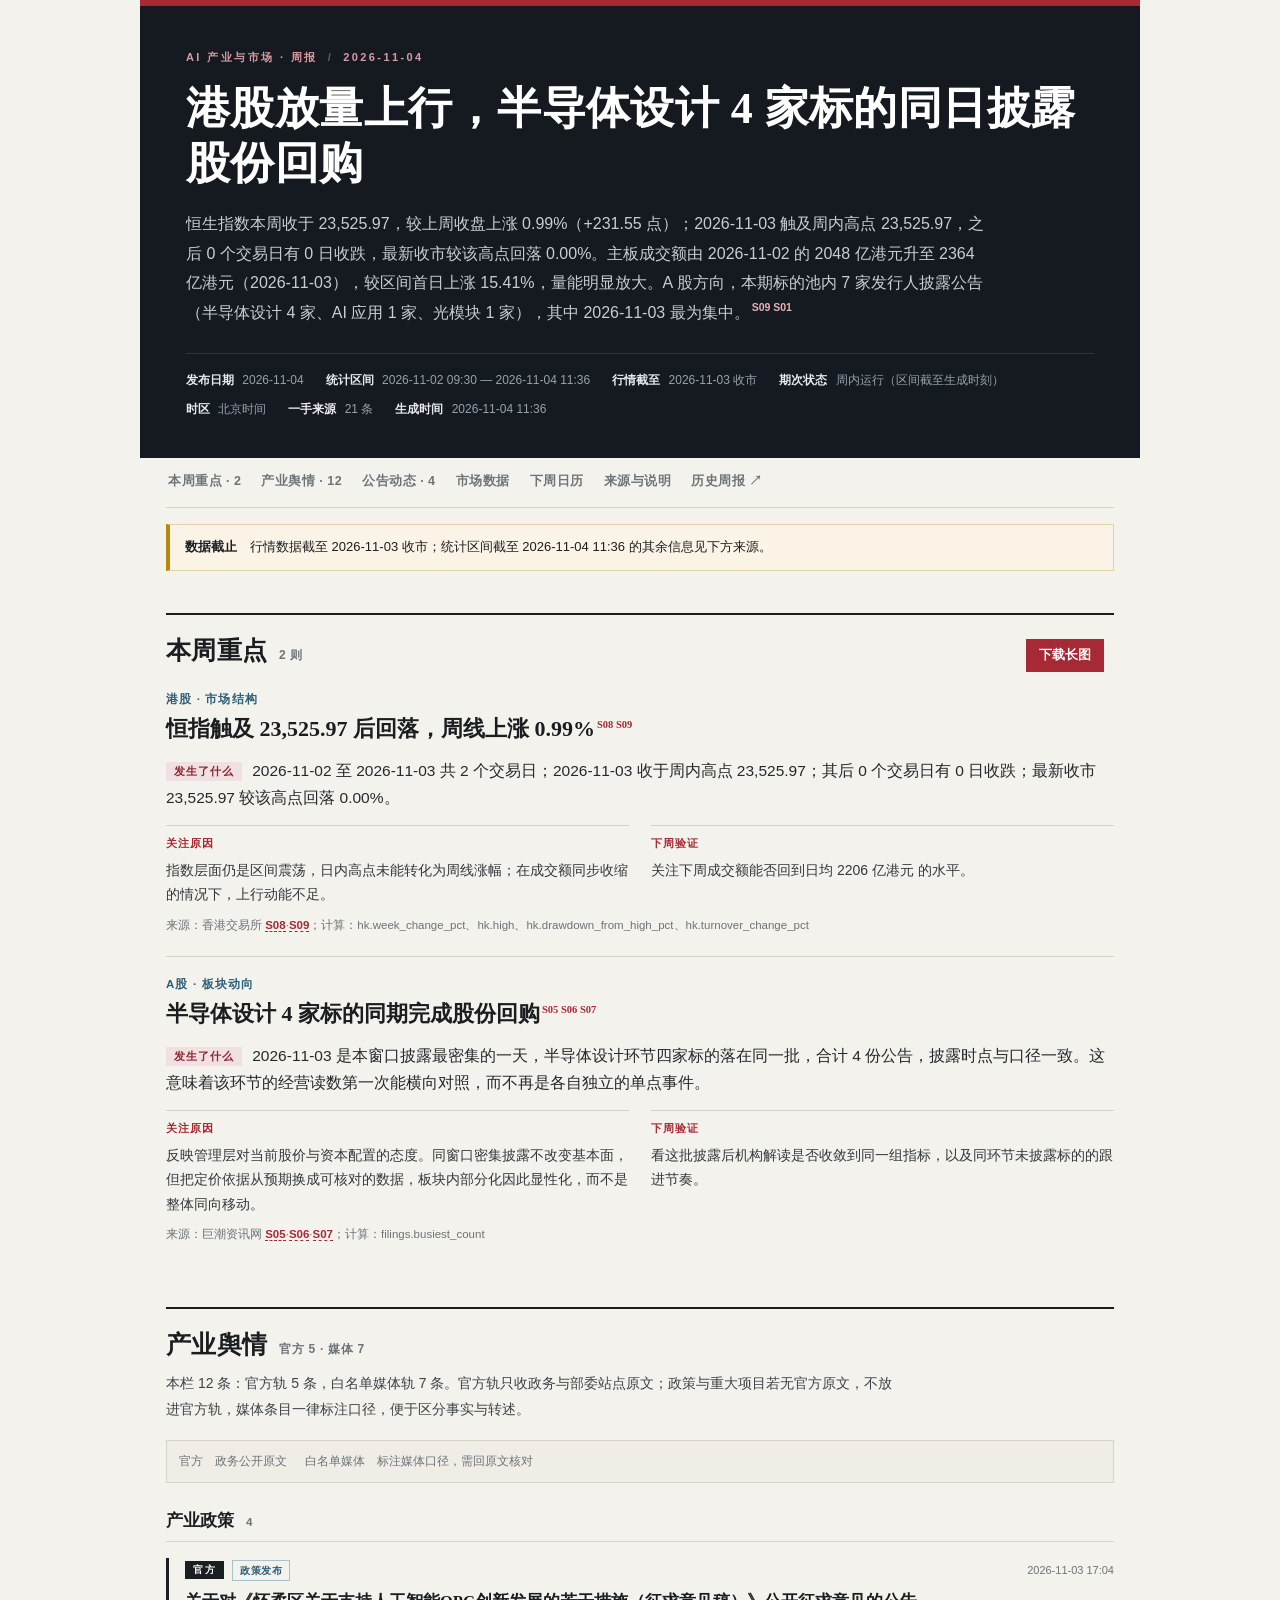
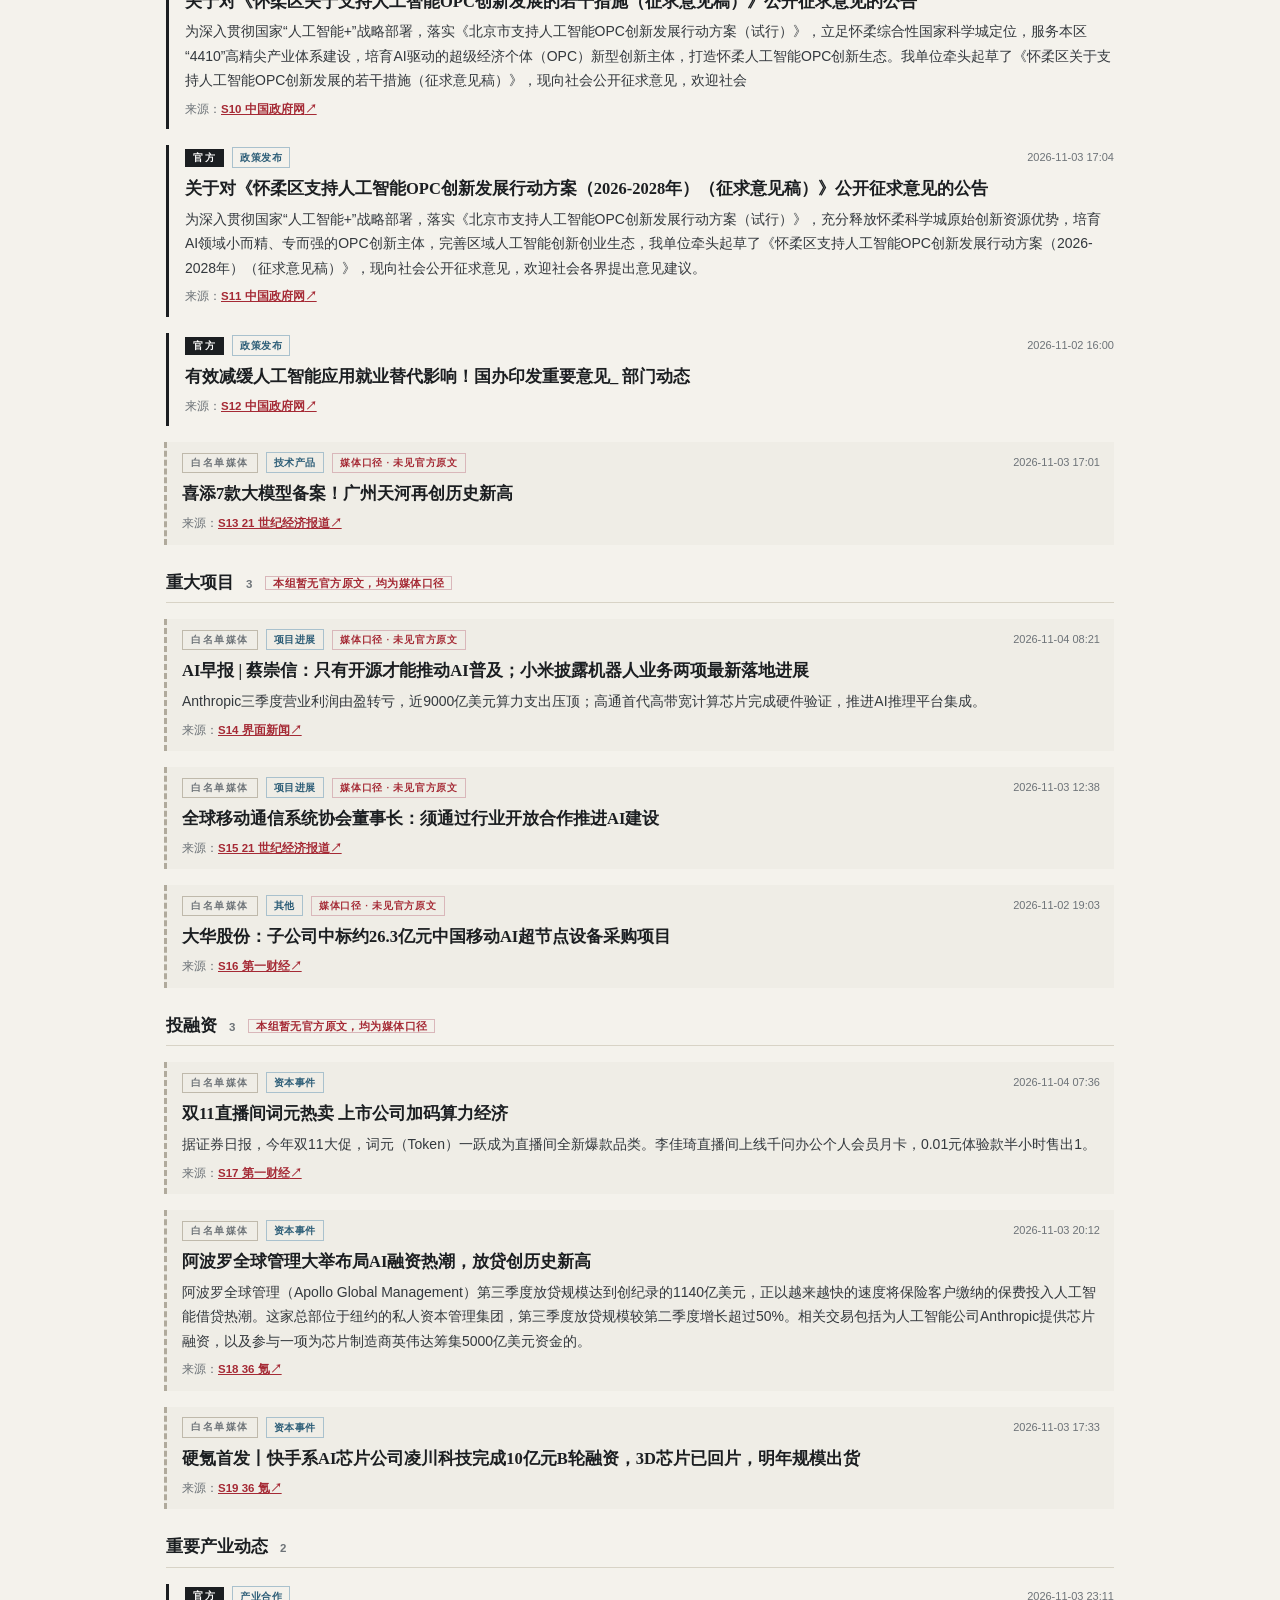
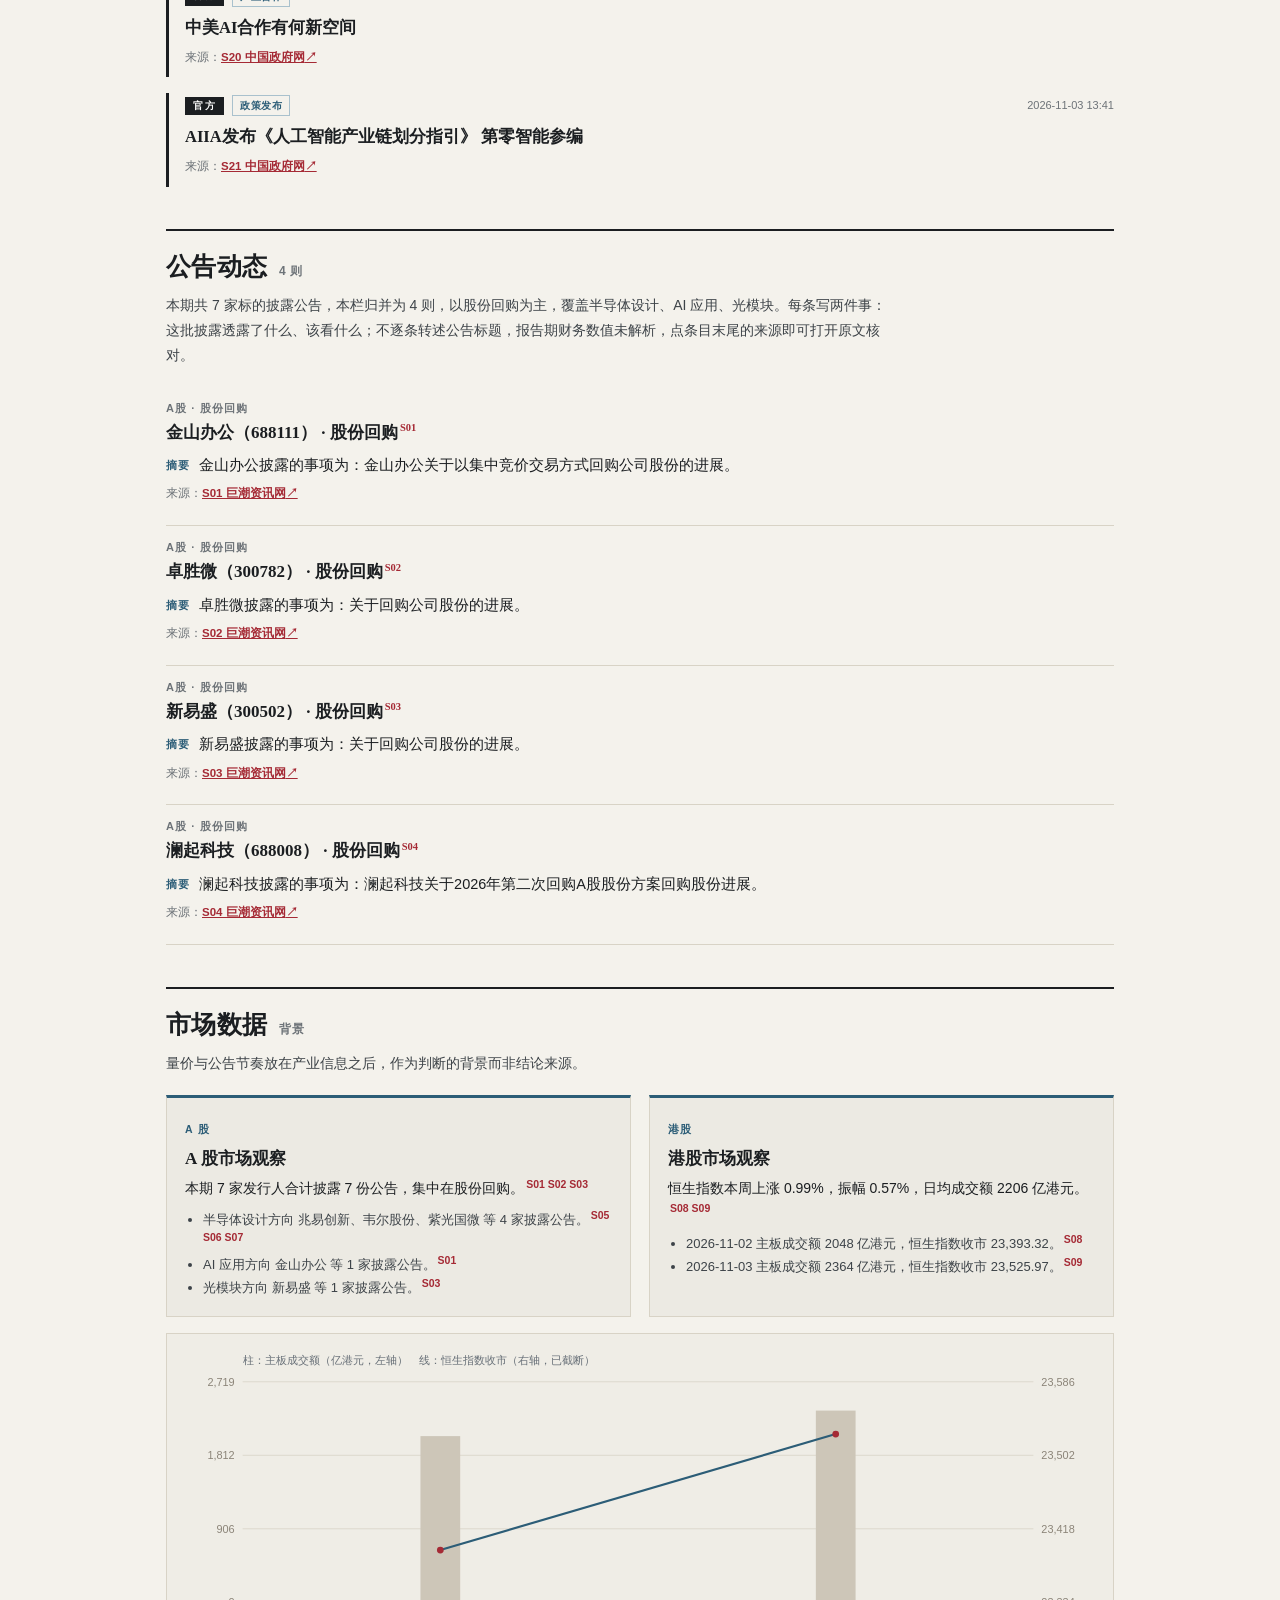
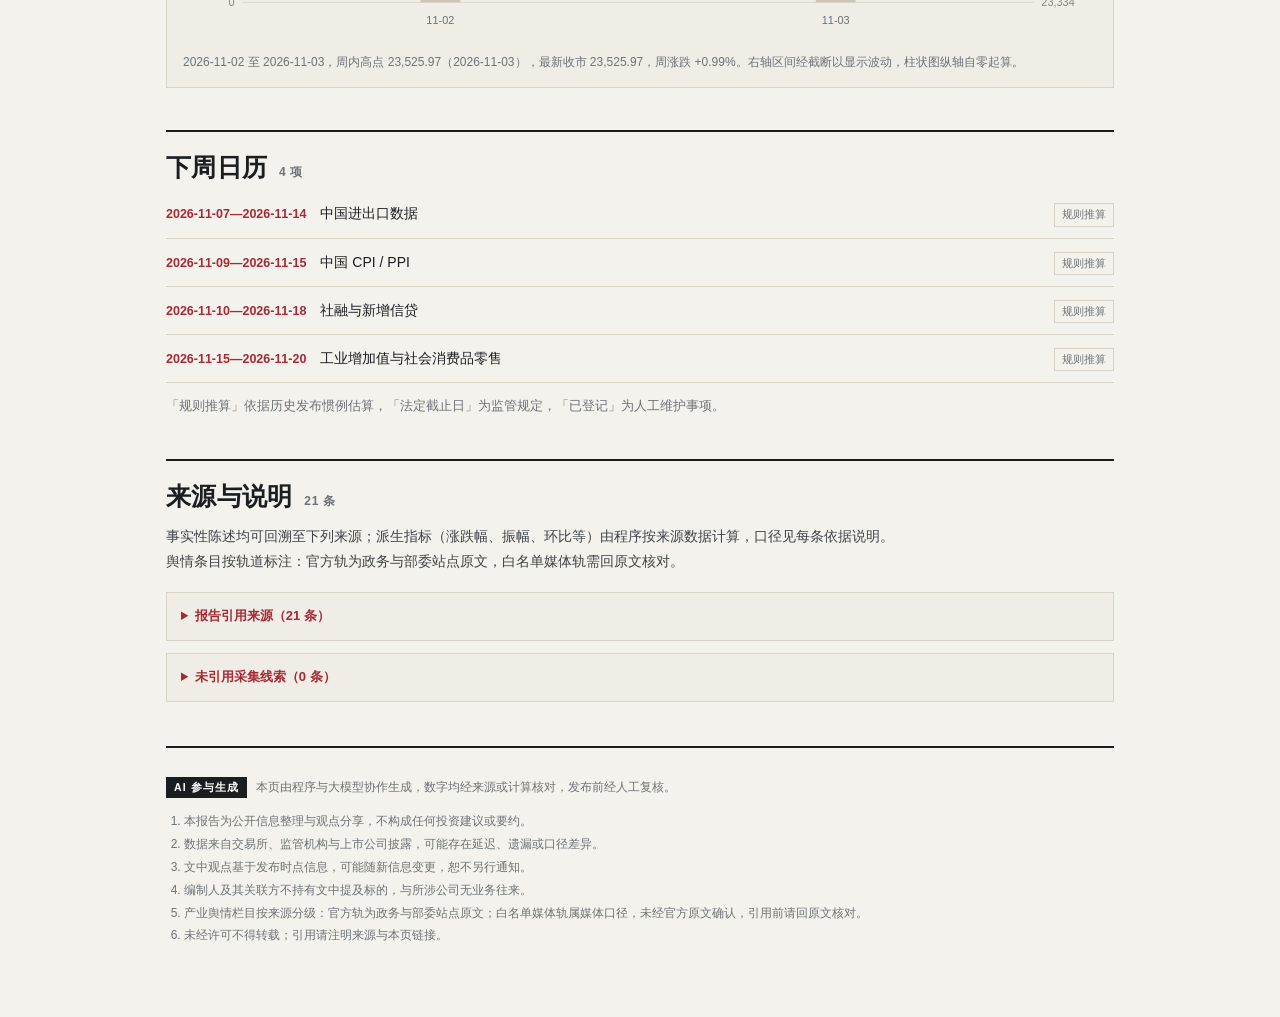
<file: weekly/2026-11-04.html>
<!doctype html>
<html lang="zh-CN"><head><meta charset="utf-8"><meta name="viewport" content="width=device-width, initial-scale=1">
<meta name="description" content="恒生指数本周收于 23,525.97，较上周收盘上涨 0.99%（+231.55 点）；2026-11-03 触及周内高点 23,525.97，之后 0 个交易日有 0 日收跌，最新收市较该高点回落 0.00%。主板成交额由 2026-11-02 的 2048 亿港元升至 2364 亿港元（2026-11-03），较区间首日上涨 15.41%，量能明显放大。A 股方向，本期标的池内 7 家发行人披露公告（半导体设计 4 家、AI 应用 1 家、光模块 1 家），其中 2026-11-03 最为集中。">
<meta name="generator" content="ai-market-weekly 2026-11-04">
<title>港股放量上行，半导体设计 4 家标的同日披露股份回购｜AI 产业与市场周报</title>
<style>
:root{
  --paper:#f4f2ec; --ink:#1b1e21; --muted:#6d7378; --line:#d8d3c6;
  --red:#a52a35; --night:#141a20; --blue:#2c5d77; --panel:#eceae3; --panel-soft:#efede6;
  --serif:"Source Han Serif SC","Noto Serif SC","Songti SC",Georgia,"SimSun",serif;
  --sans:"PingFang SC","Microsoft YaHei","Hiragino Sans GB",Arial,sans-serif;
}
*{box-sizing:border-box}
[hidden]{display:none!important}
body{margin:0;background:var(--paper);color:var(--ink);font:15.5px/1.75 var(--sans);-webkit-font-smoothing:antialiased}
.wrap{max-width:1000px;margin:auto;padding:24px 26px 60px}
a{color:inherit}
.shell{max-width:1000px;margin:0 auto;padding:0 26px 70px}

/* 报头 */
.masthead{background:var(--night);color:#fff;margin:0 -26px;padding:46px 46px 38px;border-top:6px solid var(--red)}
.masthead .kicker{margin:0 0 18px;font:700 11px/1 var(--sans);letter-spacing:.22em;color:#d99aa1;text-transform:uppercase}
.masthead .kicker .sep{margin:0 10px;color:#5b666f}
.masthead h1{font:800 clamp(28px,4.2vw,44px)/1.25 var(--serif);margin:0 0 18px;letter-spacing:.01em}
.masthead .standfirst{margin:0;color:#c7ced3;font-size:16px;line-height:1.85;max-width:50em}
.masthead .standfirst .cite a{color:#e7b2b8}
.masthead-facts{display:flex;flex-wrap:wrap;gap:8px 22px;margin-top:26px;padding-top:16px;border-top:1px solid #2c353d;color:#98a2aa;font-size:12px}
.masthead-facts b{color:#e6e9ec;font-weight:700;margin-right:5px}

/* 目录：横向吸顶，取代原来的左栏 */
.toc{position:sticky;top:0;z-index:20;display:flex;gap:20px;overflow-x:auto;padding:13px 2px;margin:0;
  background:var(--paper);border-bottom:1px solid var(--line);scrollbar-width:none}
.toc::-webkit-scrollbar{display:none}
.toc a{flex:0 0 auto;font:800 12.5px/1 var(--sans);letter-spacing:.04em;color:var(--muted);text-decoration:none;padding:4px 0;border-bottom:2px solid transparent}
.toc a:hover{color:var(--red);border-bottom-color:var(--red)}

/* 区块 */
.block{border-top:2px solid var(--ink);margin-top:42px;padding-top:20px;scroll-margin-top:58px}
.block-head{display:flex;align-items:baseline;justify-content:space-between;gap:14px;flex-wrap:wrap}
.block-head h2{font:800 25px/1.3 var(--serif);margin:0;letter-spacing:.01em}
.count{font:700 12px/1 var(--sans);color:var(--muted);letter-spacing:.06em;margin-left:12px;white-space:nowrap;font-weight:700}
.block-lead{color:#3d4348;font-size:14px;line-height:1.8;margin:10px 0 18px;max-width:52em}
.empty{color:var(--muted);font-size:14px;padding:16px 0}
.note{font-size:12.5px;color:var(--muted);line-height:1.7}

/* 重点条目 */
.story{padding:22px 0 20px;border-bottom:1px solid var(--line)}
.story:last-of-type{border-bottom:none}
.story .meta{font:700 11.5px/1 var(--sans);letter-spacing:.1em;color:var(--blue);margin:0 0 8px;text-transform:uppercase}
.story h3{font:800 22px/1.45 var(--serif);margin:0 0 12px}
.story .reported{margin:0 0 14px;font-size:15.5px;color:#25292d}
.reported b{display:inline-block;background:#f0e0e1;color:#8a2630;font:800 10.5px/1.8 var(--sans);letter-spacing:.1em;padding:0 8px;margin-right:10px;vertical-align:1px}
.triple{display:grid;grid-template-columns:1fr 1fr;gap:22px;margin-top:6px}
.triple>div{border-top:1px solid var(--line);padding-top:9px;font-size:14px;line-height:1.75;color:#33383d}
.triple b{display:block;color:var(--red);font:800 11px/1.6 var(--sans);letter-spacing:.1em;margin-bottom:5px}

/* 产业舆情：单列，用轨别徽标与左侧边线区分，不做左右分栏 */
.intel-legend{display:flex;flex-wrap:wrap;align-items:center;gap:8px 12px;font-size:12px;color:var(--muted);
  padding:10px 12px;background:var(--panel-soft);border:1px solid var(--line);margin:0 0 6px}
.intel-legend .legend{margin-left:6px}
.intel-legend .legend:first-child{margin-left:0}
.thread{margin-top:26px}
.thread h3{font:800 17px/1.4 var(--serif);margin:0 0 4px;padding-bottom:8px;border-bottom:1px solid var(--line)}
.thread h3 .count{font-size:11.5px}
.thread-flag{font:700 10.5px/1.6 var(--sans);letter-spacing:.04em;color:var(--red);border:1px solid #d9b7ba;padding:0 7px;margin-left:12px;vertical-align:1px}
.intel{border-left:3px solid var(--ink);padding:2px 0 10px 16px;margin:16px 0 0}
/* 媒体轨：淡底 + 虚线边 + 描边徽标，和官方轨一眼可分，但不做左右分栏 */
.intel.track-media{background:var(--panel-soft);border-left:3px dashed #b0aa9c;padding:10px 14px 11px 15px;margin-left:-2px}
.intel-head{display:flex;align-items:center;gap:8px;flex-wrap:wrap}
.intel-head .track{font:800 9.5px/1.7 var(--sans);letter-spacing:.16em;padding:1px 8px;background:var(--ink);color:#fff}
.track-media .intel-head .track{background:none;color:var(--muted);border:1px solid #bfb9ab}
.intel-head .chip{font:700 10px/1.7 var(--sans);letter-spacing:.06em;color:var(--blue);border:1px solid #a9c1cd;padding:1px 7px}
.intel-head .caveat{font:700 9.5px/1.7 var(--sans);letter-spacing:.08em;color:var(--red);border:1px solid #d9b7ba;padding:1px 7px}
.intel-head .stamp{font-size:11px;color:var(--muted);margin-left:auto}
.intel h4{font:700 16.5px/1.55 var(--serif);margin:8px 0 5px}
.intel .reading{margin:0;font-size:14px;line-height:1.75;color:#33383d}
.intel .source{margin-top:6px}

/* 公告动态 */
.update{padding:16px 0;border-bottom:1px solid var(--line)}
.update .meta{font:700 11px/1 var(--sans);letter-spacing:.1em;color:var(--muted);margin:0 0 6px}
.update h3{font:800 17px/1.5 var(--serif);margin:3px 0 8px}
.update p{margin:5px 0}
.update .reading{margin:6px 0 0;font-size:14.5px}
.reading b{display:inline-block;color:var(--blue);font:800 10.5px/1.7 var(--sans);letter-spacing:.1em;margin-right:9px;vertical-align:1px}
.update .takeaway{margin:9px 0 2px;padding:0 0 0 12px;background:none;border-left:2px solid var(--line);font-size:14px;line-height:1.75;color:#3a3f44}
.update .takeaway b{display:inline-block;color:var(--muted);font:800 10.5px/1.7 var(--sans);letter-spacing:.1em;margin-right:9px}

/* 市场数据 */
.market-grid{display:grid;grid-template-columns:1fr 1fr;gap:18px;margin-top:4px}
.market{background:var(--panel);border:1px solid var(--line);border-top:3px solid var(--blue);padding:16px 18px}
.market .tag{font:800 10.5px/1 var(--sans);letter-spacing:.12em;color:var(--blue)}
.market h3{margin:6px 0 6px;font:800 17px/1.4 var(--serif)}
.market p{margin:0 0 8px;font-size:14px}
.market ul{margin:0;padding-left:18px;font-size:13px;color:#3d4348}

/* 日历与回顾 */
.calendar{list-style:none;padding:0;margin:6px 0 0}
.calendar li{border-bottom:1px solid var(--line);padding:11px 0;display:flex;gap:14px;flex-wrap:wrap;align-items:baseline}
.calendar .when{font:800 12.5px/1.6 var(--sans);color:var(--red);min-width:132px}
.calendar .what{flex:1 1 240px;font-size:14px}
.calendar .tag-certainty{font-size:11px;color:var(--muted);border:1px solid var(--line);padding:1px 7px;white-space:nowrap}
.prev-check{list-style:none;padding:0;margin:6px 0 0}
.prev-check li{border-bottom:1px solid var(--line);padding:11px 0;font-size:14px}
.prev-check .status{font:800 12px/1.6 var(--sans);margin-right:9px}
.status-兑现{color:#0f6e56}
.status-未兑现{color:var(--red)}
.status-待验证{color:var(--muted)}

/* 来源与页脚 */
.source{font-size:11.5px;color:var(--muted);margin:8px 0 0;line-height:1.8}
.source a{color:var(--red);font-weight:800}
.source a.sid{font-weight:800;color:var(--red);text-decoration:none;border-bottom:1px dashed currentColor}
.source a.sid:hover{border-bottom-style:solid}
.source a.sid-more{font-size:11px;font-weight:700;color:var(--muted);text-decoration:none;margin-left:4px}
.source a.sid-more:hover{color:var(--red)}
.source-details{margin:12px 0;border:1px solid var(--line);background:var(--panel-soft);padding:0 14px}
.source-details summary{padding:12px 0;cursor:pointer;font-weight:800;color:var(--red);font-size:13px}
.sources{padding-left:22px;margin:0 0 12px}
.sources li{padding:9px 0;border-bottom:1px solid var(--line);font-size:12.5px;overflow-wrap:anywhere;line-height:1.7}
.sources a{color:var(--red);font-weight:800}
.sources small{color:var(--muted)}
.disclaimer{border-top:2px solid var(--ink);margin-top:44px;padding-top:16px;font-size:12px;color:var(--muted);line-height:1.9}
.disclaimer ol{margin:8px 0 0;padding-left:18px}
.cite{font-size:10.5px;line-height:0;margin-left:2px}
.cite a{color:var(--red);text-decoration:none;font-weight:800}
.cite a:hover{text-decoration:underline}
.badge-ai{display:inline-block;background:var(--ink);color:#fff;font:800 10.5px/1.8 var(--sans);letter-spacing:.1em;padding:1px 8px;margin-right:9px}
.datacut{background:#fbf3e6;border:1px solid #e3cfa8;border-left:4px solid #b8860b;padding:11px 15px;margin:16px 0;font-size:13px}
.export-actions{display:flex;align-items:center;gap:10px}
.export-button{border:1px solid var(--red);background:var(--red);color:#fff;font-family:var(--sans);font-size:12.5px;font-weight:700;padding:7px 12px;cursor:pointer}
.export-button:hover{background:#81212b}
.export-button:disabled{opacity:.6;cursor:wait}
.export-status{font-size:12px;color:var(--muted)}
a:focus-visible{outline:2px solid var(--red);outline-offset:3px}

@media(max-width:780px){
  .shell{padding:0 16px 50px}
  .masthead{margin:0 -16px;padding:32px 20px 26px}
  .masthead .standfirst{font-size:15px}
  .toc{gap:14px}
  .block-head h2{font-size:21px}
  .story h3{font-size:19px}
  .triple,.market-grid{grid-template-columns:1fr;gap:14px}
  .calendar .when{min-width:auto}
}

/* 图表与零散组件；版面骨架与舆情组件在 site.css */
.chart{margin:16px 0 4px;border:1px solid var(--line);background:var(--panel-soft);padding:14px 16px}
.chart svg{display:block;width:100%;height:auto}
.chart-cap{margin:6px 0 0;color:var(--muted);font-size:12px}
.announcements{margin:8px 0 0;padding-left:18px;font-size:12.5px;color:var(--muted)}
.announcements li{margin:2px 0}
.theme-chip{display:inline-block;font-size:10.5px;color:var(--blue);border:1px solid #a9c1cd;padding:0 6px;margin-left:6px;vertical-align:1px}

</style></head><body><div class="shell">
<header class="masthead">
<p class="kicker">AI 产业与市场 · 周报<span class="sep">/</span>2026-11-04</p>
<h1>港股放量上行，半导体设计 4 家标的同日披露股份回购</h1>
<p class="standfirst">恒生指数本周收于 23,525.97，较上周收盘上涨 0.99%（+231.55 点）；2026-11-03 触及周内高点 23,525.97，之后 0 个交易日有 0 日收跌，最新收市较该高点回落 0.00%。主板成交额由 2026-11-02 的 2048 亿港元升至 2364 亿港元（2026-11-03），较区间首日上涨 15.41%，量能明显放大。A 股方向，本期标的池内 7 家发行人披露公告（半导体设计 4 家、AI 应用 1 家、光模块 1 家），其中 2026-11-03 最为集中。<sup class="cite"><a href="#S09">S09</a> <a href="#S01">S01</a></sup></p>
<div class="masthead-facts"><span><b>发布日期</b> 2026-11-04</span><span><b>统计区间</b> 2026-11-02 09:30 — 2026-11-04 11:36</span><span><b>行情截至</b> 2026-11-03 收市</span><span><b>期次状态</b> 周内运行（区间截至生成时刻）</span><span><b>时区</b> 北京时间</span><span><b>一手来源</b> 21 条</span><span><b>生成时间</b> 2026-11-04 11:36</span></div>
</header>
<nav class="toc"><a href="#focus">本周重点 · 2</a><a href="#intel">产业舆情 · 12</a><a href="#filings">公告动态 · 4</a><a href="#markets">市场数据</a><a href="#outlook">下周日历</a><a href="#sources">来源与说明</a><a href="./">历史周报 ↗</a></nav>
<div class="datacut"><b>数据截止</b>　行情数据截至 2026-11-03 收市；统计区间截至 2026-11-04 11:36 的其余信息见下方来源。</div>
<main>
<section id="focus" class="block">
<div class="block-head"><h2>本周重点<span class="count">2 则</span></h2>
<div class="export-actions"><button class="export-button" type="button" data-export-highlights>下载长图</button><span class="export-status" data-export-status aria-live="polite"></span></div></div>
<article class="story"><p class="meta">港股 · 市场结构</p><h3>恒指触及 23,525.97 后回落，周线上涨 0.99%<sup class="cite"><a href="#S08">S08</a> <a href="#S09">S09</a></sup></h3><p class="reported"><b>发生了什么</b>2026-11-02 至 2026-11-03 共 2 个交易日；2026-11-03 收于周内高点 23,525.97；其后 0 个交易日有 0 日收跌；最新收市 23,525.97 较该高点回落 0.00%。</p><div class="triple"><div class="analysis"><b>关注原因</b>指数层面仍是区间震荡，日内高点未能转化为周线涨幅；在成交额同步收缩的情况下，上行动能不足。</div><div class="watch"><b>下周验证</b>关注下周成交额能否回到日均 2206 亿港元 的水平。</div></div><p class="source">来源：香港交易所 <a class="sid" href="https://www.hkex.com.hk/eng/stat/smstat/dayquot/d261102e.htm" target="_blank" rel="noopener noreferrer" title="打开原文">S08</a>·<a class="sid" href="https://www.hkex.com.hk/eng/stat/smstat/dayquot/d261103e.htm" target="_blank" rel="noopener noreferrer" title="打开原文">S09</a>；计算：hk.week_change_pct、hk.high、hk.drawdown_from_high_pct、hk.turnover_change_pct</p></article><article class="story"><p class="meta">A股 · 板块动向</p><h3>半导体设计 4 家标的同期完成股份回购<sup class="cite"><a href="#S05">S05</a> <a href="#S06">S06</a> <a href="#S07">S07</a></sup></h3><p class="reported"><b>发生了什么</b>2026-11-03 是本窗口披露最密集的一天，半导体设计环节四家标的落在同一批，合计 4 份公告，披露时点与口径一致。这意味着该环节的经营读数第一次能横向对照，而不再是各自独立的单点事件。</p><div class="triple"><div class="analysis"><b>关注原因</b>反映管理层对当前股价与资本配置的态度。同窗口密集披露不改变基本面，但把定价依据从预期换成可核对的数据，板块内部分化因此显性化，而不是整体同向移动。</div><div class="watch"><b>下周验证</b>看这批披露后机构解读是否收敛到同一组指标，以及同环节未披露标的的跟进节奏。</div></div><p class="source">来源：巨潮资讯网 <a class="sid" href="https://static.cninfo.com.cn/finalpage/2026-11-03/1225652254.PDF" target="_blank" rel="noopener noreferrer" title="打开原文">S05</a>·<a class="sid" href="https://static.cninfo.com.cn/finalpage/2026-11-03/1225652252.PDF" target="_blank" rel="noopener noreferrer" title="打开原文">S06</a>·<a class="sid" href="https://static.cninfo.com.cn/finalpage/2026-11-03/1225653976.PDF" target="_blank" rel="noopener noreferrer" title="打开原文">S07</a>；计算：filings.busiest_count</p></article>
</section>
<section id="intel" class="block">
<div class="block-head"><h2>产业舆情<span class="count">官方 5 · 媒体 7</span></h2></div>
<p class="block-lead">本栏 12 条：官方轨 5 条，白名单媒体轨 7 条。官方轨只收政务与部委站点原文；政策与重大项目若无官方原文，不放进官方轨，媒体条目一律标注口径，便于区分事实与转述。</p><div class="intel-legend"><span class="legend legend-official">官方</span>政务公开原文<span class="legend legend-media">白名单媒体</span>标注媒体口径，需回原文核对</div><div class="thread"><h3>产业政策<span class="count">4</span></h3><article class="intel track-official"><div class="intel-head"><span class="track">官方</span><span class="chip">政策发布</span><span class="stamp">2026-11-03 17:04</span></div><h4>关于对《怀柔区关于支持人工智能OPC创新发展的若干措施（征求意见稿）》公开征求意见的公告</h4><p class="reading">为深入贯彻国家“人工智能+”战略部署，落实《北京市支持人工智能OPC创新发展行动方案（试行）》，立足怀柔综合性国家科学城定位，服务本区“4410”高精尖产业体系建设，培育AI驱动的超级经济个体（OPC）新型创新主体，打造怀柔人工智能OPC创新生态。我单位牵头起草了《怀柔区关于支持人工智能OPC创新发展的若干措施（征求意见稿）》，现向社会公开征求意见，欢迎社会</p><p class="source">来源：<a href="https://www.beijing.gov.cn/hudong/gfxwjzj/qjzjxx/202611/t20261103_4930660.html" target="_blank" rel="noopener noreferrer">S10 中国政府网<span class="ext">↗</span></a></p></article><article class="intel track-official"><div class="intel-head"><span class="track">官方</span><span class="chip">政策发布</span><span class="stamp">2026-11-03 17:04</span></div><h4>关于对《怀柔区支持人工智能OPC创新发展行动方案（2026-2028年）（征求意见稿）》公开征求意见的公告</h4><p class="reading">为深入贯彻国家“人工智能+”战略部署，落实《北京市支持人工智能OPC创新发展行动方案（试行）》，充分释放怀柔科学城原始创新资源优势，培育AI领域小而精、专而强的OPC创新主体，完善区域人工智能创新创业生态，我单位牵头起草了《怀柔区支持人工智能OPC创新发展行动方案（2026-2028年）（征求意见稿）》，现向社会公开征求意见，欢迎社会各界提出意见建议。</p><p class="source">来源：<a href="https://www.beijing.gov.cn/hudong/gfxwjzj/qjzjxx/202611/t20261103_4930564.html" target="_blank" rel="noopener noreferrer">S11 中国政府网<span class="ext">↗</span></a></p></article><article class="intel track-official"><div class="intel-head"><span class="track">官方</span><span class="chip">政策发布</span><span class="stamp">2026-11-02 16:00</span></div><h4>有效减缓人工智能应用就业替代影响！国办印发重要意见_ 部门动态</h4><p class="source">来源：<a href="https://www.fzcangshan.gov.cn/xjwz/xxgk/gzdt/bmdt/202611/t20261102_5388630.htm" target="_blank" rel="noopener noreferrer">S12 中国政府网<span class="ext">↗</span></a></p></article><article class="intel track-media"><div class="intel-head"><span class="track">白名单媒体</span><span class="chip">技术产品</span><span class="caveat">媒体口径 · 未见官方原文</span><span class="stamp">2026-11-03 17:01</span></div><h4>喜添7款大模型备案！广州天河再创历史新高</h4><p class="source">来源：<a href="https://www.21jingji.com/article/20261103/herald/15300d96bfcd966f0b789f42b11170c9.html" target="_blank" rel="noopener noreferrer">S13 21 世纪经济报道<span class="ext">↗</span></a></p></article></div><div class="thread"><h3>重大项目<span class="count">3</span><span class="thread-flag">本组暂无官方原文，均为媒体口径</span></h3><article class="intel track-media"><div class="intel-head"><span class="track">白名单媒体</span><span class="chip">项目进展</span><span class="caveat">媒体口径 · 未见官方原文</span><span class="stamp">2026-11-04 08:21</span></div><h4>AI早报 | 蔡崇信：只有开源才能推动AI普及；小米披露机器人业务两项最新落地进展</h4><p class="reading">Anthropic三季度营业利润由盈转亏，近9000亿美元算力支出压顶；高通首代高带宽计算芯片完成硬件验证，推进AI推理平台集成。</p><p class="source">来源：<a href="https://www.jiemian.com/article/15288958.html" target="_blank" rel="noopener noreferrer">S14 界面新闻<span class="ext">↗</span></a></p></article><article class="intel track-media"><div class="intel-head"><span class="track">白名单媒体</span><span class="chip">项目进展</span><span class="caveat">媒体口径 · 未见官方原文</span><span class="stamp">2026-11-03 12:38</span></div><h4>全球移动通信系统协会董事长：须通过行业开放合作推进AI建设</h4><p class="source">来源：<a href="https://www.21jingji.com/article/20261103/herald/f9ebb70cd563f546275efb52bbaaba56.html" target="_blank" rel="noopener noreferrer">S15 21 世纪经济报道<span class="ext">↗</span></a></p></article><article class="intel track-media"><div class="intel-head"><span class="track">白名单媒体</span><span class="chip">其他</span><span class="caveat">媒体口径 · 未见官方原文</span><span class="stamp">2026-11-02 19:03</span></div><h4>大华股份：子公司中标约26.3亿元中国移动AI超节点设备采购项目</h4><p class="source">来源：<a href="https://www.yicai.com/news/103421912.html" target="_blank" rel="noopener noreferrer">S16 第一财经<span class="ext">↗</span></a></p></article></div><div class="thread"><h3>投融资<span class="count">3</span><span class="thread-flag">本组暂无官方原文，均为媒体口径</span></h3><article class="intel track-media"><div class="intel-head"><span class="track">白名单媒体</span><span class="chip">资本事件</span><span class="stamp">2026-11-04 07:36</span></div><h4>双11直播间词元热卖 上市公司加码算力经济</h4><p class="reading">据证券日报，今年双11大促，词元（Token）一跃成为直播间全新爆款品类。李佳琦直播间上线千问办公个人会员月卡，0.01元体验款半小时售出1。</p><p class="source">来源：<a href="https://www.yicai.com/brief/103424375.html" target="_blank" rel="noopener noreferrer">S17 第一财经<span class="ext">↗</span></a></p></article><article class="intel track-media"><div class="intel-head"><span class="track">白名单媒体</span><span class="chip">资本事件</span><span class="stamp">2026-11-03 20:12</span></div><h4>阿波罗全球管理大举布局AI融资热潮，放贷创历史新高</h4><p class="reading">阿波罗全球管理（Apollo Global Management）第三季度放贷规模达到创纪录的1140亿美元，正以越来越快的速度将保险客户缴纳的保费投入人工智能借贷热潮。这家总部位于纽约的私人资本管理集团，第三季度放贷规模较第二季度增长超过50%。相关交易包括为人工智能公司Anthropic提供芯片融资，以及参与一项为芯片制造商英伟达筹集5000亿美元资金的。</p><p class="source">来源：<a href="https://www.36kr.com/newsflashes/4053969823601544" target="_blank" rel="noopener noreferrer">S18 36 氪<span class="ext">↗</span></a></p></article><article class="intel track-media"><div class="intel-head"><span class="track">白名单媒体</span><span class="chip">资本事件</span><span class="stamp">2026-11-03 17:33</span></div><h4>硬氪首发丨快手系AI芯片公司凌川科技完成10亿元B轮融资，3D芯片已回片，明年规模出货</h4><p class="source">来源：<a href="https://m.36kr.com/p/4054776980378758" target="_blank" rel="noopener noreferrer">S19 36 氪<span class="ext">↗</span></a></p></article></div><div class="thread"><h3>重要产业动态<span class="count">2</span></h3><article class="intel track-official"><div class="intel-head"><span class="track">官方</span><span class="chip">产业合作</span><span class="stamp">2026-11-03 23:11</span></div><h4>中美AI合作有何新空间</h4><p class="source">来源：<a href="https://desk.sh.gov.cn/zxfw/xwzx/20261103/7a736c32151b4e4187cb6cc526ec6b35.html" target="_blank" rel="noopener noreferrer">S20 中国政府网<span class="ext">↗</span></a></p></article><article class="intel track-official"><div class="intel-head"><span class="track">官方</span><span class="chip">政策发布</span><span class="stamp">2026-11-03 13:41</span></div><h4>AIIA发布《人工智能产业链划分指引》 第零智能参编</h4><p class="source">来源：<a href="https://www.ncsti.gov.cn/kjdt/kjrd/202611/t20261103_260940.html" target="_blank" rel="noopener noreferrer">S21 中国政府网<span class="ext">↗</span></a></p></article></div>
</section>
<section id="filings" class="block"><div class="block-head"><h2>公告动态<span class="count">4 则</span></h2></div><p class="block-lead">本期共 7 家标的披露公告，本栏归并为 4 则，以股份回购为主，覆盖半导体设计、AI 应用、光模块。每条写两件事：这批披露透露了什么、该看什么；不逐条转述公告标题，报告期财务数值未解析，点条目末尾的来源即可打开原文核对。</p><article class="update"><p class="meta">A股 · 股份回购</p><h3>金山办公（688111） · 股份回购<sup class="cite"><a href="#S01">S01</a></sup></h3><p class="reading"><b>摘要</b>金山办公披露的事项为：金山办公关于以集中竞价交易方式回购公司股份的进展。</p><p class="source">来源：<a href="https://static.cninfo.com.cn/finalpage/2026-11-04/1225654956.PDF" target="_blank" rel="noopener noreferrer">S01 巨潮资讯网<span class="ext">↗</span></a></p></article><article class="update"><p class="meta">A股 · 股份回购</p><h3>卓胜微（300782） · 股份回购<sup class="cite"><a href="#S02">S02</a></sup></h3><p class="reading"><b>摘要</b>卓胜微披露的事项为：关于回购公司股份的进展。</p><p class="source">来源：<a href="https://static.cninfo.com.cn/finalpage/2026-11-03/1225655880.PDF" target="_blank" rel="noopener noreferrer">S02 巨潮资讯网<span class="ext">↗</span></a></p></article><article class="update"><p class="meta">A股 · 股份回购</p><h3>新易盛（300502） · 股份回购<sup class="cite"><a href="#S03">S03</a></sup></h3><p class="reading"><b>摘要</b>新易盛披露的事项为：关于回购公司股份的进展。</p><p class="source">来源：<a href="https://static.cninfo.com.cn/finalpage/2026-11-03/1225655406.PDF" target="_blank" rel="noopener noreferrer">S03 巨潮资讯网<span class="ext">↗</span></a></p></article><article class="update"><p class="meta">A股 · 股份回购</p><h3>澜起科技（688008） · 股份回购<sup class="cite"><a href="#S04">S04</a></sup></h3><p class="reading"><b>摘要</b>澜起科技披露的事项为：澜起科技关于2026年第二次回购A股股份方案回购股份进展。</p><p class="source">来源：<a href="https://static.cninfo.com.cn/finalpage/2026-11-03/1225653790.PDF" target="_blank" rel="noopener noreferrer">S04 巨潮资讯网<span class="ext">↗</span></a></p></article></section>
<section id="markets" class="block"><div class="block-head"><h2>市场数据<span class="count">背景</span></h2></div>
<p class="block-lead">量价与公告节奏放在产业信息之后，作为判断的背景而非结论来源。</p>
<div class="market-grid"><article class="market"><span class="tag">A 股</span><h3>A 股市场观察</h3><p>本期 7 家发行人合计披露 7 份公告，集中在股份回购。<sup class="cite"><a href="#S01">S01</a> <a href="#S02">S02</a> <a href="#S03">S03</a></sup></p><ul><li>半导体设计方向 兆易创新、韦尔股份、紫光国微 等 4 家披露公告。<sup class="cite"><a href="#S05">S05</a> <a href="#S06">S06</a> <a href="#S07">S07</a></sup></li><li>AI 应用方向 金山办公 等 1 家披露公告。<sup class="cite"><a href="#S01">S01</a></sup></li><li>光模块方向 新易盛 等 1 家披露公告。<sup class="cite"><a href="#S03">S03</a></sup></li></ul></article><article class="market"><span class="tag">港股</span><h3>港股市场观察</h3><p>恒生指数本周上涨 0.99%，振幅 0.57%，日均成交额 2206 亿港元。<sup class="cite"><a href="#S08">S08</a> <a href="#S09">S09</a></sup></p><ul><li>2026-11-02 主板成交额 2048 亿港元，恒生指数收市 23,393.32。<sup class="cite"><a href="#S08">S08</a></sup></li><li>2026-11-03 主板成交额 2364 亿港元，恒生指数收市 23,525.97。<sup class="cite"><a href="#S09">S09</a></sup></li></ul></article></div><figure class="chart"><svg viewBox="0 0 920 300" role="img" aria-label="港股主板成交额与恒生指数 2026-11-02 至 2026-11-03 走势"><line x1="60" y1="34.0" x2="856" y2="34.0" stroke="#ddd8cd" stroke-width="1"/><text x="52" y="38.0" text-anchor="end" font-size="11" fill="#8b8478">2,719</text><text x="864" y="38.0" font-size="11" fill="#8b8478">23,586</text><line x1="60" y1="108.0" x2="856" y2="108.0" stroke="#ddd8cd" stroke-width="1"/><text x="52" y="112.0" text-anchor="end" font-size="11" fill="#8b8478">1,812</text><text x="864" y="112.0" font-size="11" fill="#8b8478">23,502</text><line x1="60" y1="182.0" x2="856" y2="182.0" stroke="#ddd8cd" stroke-width="1"/><text x="52" y="186.0" text-anchor="end" font-size="11" fill="#8b8478">906</text><text x="864" y="186.0" font-size="11" fill="#8b8478">23,418</text><line x1="60" y1="256.0" x2="856" y2="256.0" stroke="#ddd8cd" stroke-width="1"/><text x="52" y="260.0" text-anchor="end" font-size="11" fill="#8b8478">0</text><text x="864" y="260.0" font-size="11" fill="#8b8478">23,334</text><rect x="239.0" y="88.7" width="40.0" height="167.3" fill="#cdc6b8"/><text x="259.0" y="278" text-anchor="middle" font-size="11" fill="#687078">11-02</text><rect x="637.0" y="63.0" width="40.0" height="193.0" fill="#cdc6b8"/><text x="657.0" y="278" text-anchor="middle" font-size="11" fill="#687078">11-03</text><polyline points="259.0,203.4 657.0,86.6" fill="none" stroke="#2c5d77" stroke-width="2.2"/><circle cx="259.0" cy="203.4" r="3.4" fill="#a52a35"/><circle cx="657.0" cy="86.6" r="3.4" fill="#a52a35"/><text x="60" y="16" font-size="11" fill="#687078">柱：主板成交额（亿港元，左轴）　线：恒生指数收市（右轴，已截断）</text></svg><figcaption class="chart-cap">2026-11-02 至 2026-11-03，周内高点 23,525.97（2026-11-03），最新收市 23,525.97，周涨跌 +0.99%。右轴区间经截断以显示波动，柱状图纵轴自零起算。</figcaption></figure></section>
<section id="outlook" class="block"><div class="block-head"><h2>下周日历<span class="count">4 项</span></h2></div><ul class="calendar"><li><span class="when">2026-11-07—2026-11-14</span><span class="what">中国进出口数据</span><span class="tag-certainty">规则推算</span></li><li><span class="when">2026-11-09—2026-11-15</span><span class="what">中国 CPI / PPI</span><span class="tag-certainty">规则推算</span></li><li><span class="when">2026-11-10—2026-11-18</span><span class="what">社融与新增信贷</span><span class="tag-certainty">规则推算</span></li><li><span class="when">2026-11-15—2026-11-20</span><span class="what">工业增加值与社会消费品零售</span><span class="tag-certainty">规则推算</span></li></ul><p class="note">「规则推算」依据历史发布惯例估算，「法定截止日」为监管规定，「已登记」为人工维护事项。</p></section>

<section id="sources" class="block"><div class="block-head"><h2>来源与说明<span class="count">21 条</span></h2></div>
<p class="block-lead">事实性陈述均可回溯至下列来源；派生指标（涨跌幅、振幅、环比等）由程序按来源数据计算，口径见每条依据说明。舆情条目按轨道标注：官方轨为政务与部委站点原文，白名单媒体轨需回原文核对。</p>
<details id="report-citations" class="source-details"><summary>报告引用来源（21 条）</summary><ol class="sources"><li id="S01"><b>[S01] A股 · 巨潮资讯网 · 上市公司一手公告</b><br><a href="https://static.cninfo.com.cn/finalpage/2026-11-04/1225654956.PDF" target="_blank" rel="noopener noreferrer">金山办公（688111）股份回购 ↗</a><br><small>2026-11-04（仅日期） · 金山办公（688111）本期披露：金山办公关于以集中竞价交易方式回购公司股份的进展公告。</small></li><li id="S02"><b>[S02] A股 · 巨潮资讯网 · 上市公司一手公告</b><br><a href="https://static.cninfo.com.cn/finalpage/2026-11-03/1225655880.PDF" target="_blank" rel="noopener noreferrer">卓胜微（300782）股份回购 ↗</a><br><small>2026-11-03 18:36（北京时间） · 卓胜微（300782）本期披露：关于回购公司股份的进展公告。</small></li><li id="S03"><b>[S03] A股 · 巨潮资讯网 · 上市公司一手公告</b><br><a href="https://static.cninfo.com.cn/finalpage/2026-11-03/1225655406.PDF" target="_blank" rel="noopener noreferrer">新易盛（300502）股份回购 ↗</a><br><small>2026-11-03 17:16（北京时间） · 新易盛（300502）本期披露：关于回购公司股份的进展公告。</small></li><li id="S04"><b>[S04] A股 · 巨潮资讯网 · 上市公司一手公告</b><br><a href="https://static.cninfo.com.cn/finalpage/2026-11-03/1225653790.PDF" target="_blank" rel="noopener noreferrer">澜起科技（688008）股份回购 ↗</a><br><small>2026-11-03（仅日期） · 澜起科技（688008）本期披露：澜起科技关于2026年第二次回购A股股份方案回购股份进展。</small></li><li id="S05"><b>[S05] A股 · 巨潮资讯网 · 上市公司一手公告</b><br><a href="https://static.cninfo.com.cn/finalpage/2026-11-03/1225652254.PDF" target="_blank" rel="noopener noreferrer">兆易创新（603986）股份回购 ↗</a><br><small>2026-11-03（仅日期） · 兆易创新（603986）本期披露：兆易创新关于以集中竞价交易方式回购A股股份的进展公告。</small></li><li id="S06"><b>[S06] A股 · 巨潮资讯网 · 上市公司一手公告</b><br><a href="https://static.cninfo.com.cn/finalpage/2026-11-03/1225652252.PDF" target="_blank" rel="noopener noreferrer">韦尔股份（603501）股份回购 ↗</a><br><small>2026-11-03（仅日期） · 韦尔股份（603501）本期披露：关于以集中竞价方式回购A股股份的进展公告。</small></li><li id="S07"><b>[S07] A股 · 巨潮资讯网 · 上市公司一手公告</b><br><a href="https://static.cninfo.com.cn/finalpage/2026-11-03/1225653976.PDF" target="_blank" rel="noopener noreferrer">紫光国微（002049）股份回购 ↗</a><br><small>2026-11-03（仅日期） · 紫光国微（002049）本期披露：关于以集中竞价交易方式回购公司股份方案的公告暨回购报告书。</small></li><li id="S08"><b>[S08] 港股 · 香港交易所 · 港交所官方行情</b><br><a href="https://www.hkex.com.hk/eng/stat/smstat/dayquot/d261102e.htm" target="_blank" rel="noopener noreferrer">港交所 2026-11-02 每日成交及恒生指数 ↗</a><br><small>2026-11-02（仅日期） · 日期 2026-11-02。主板成交额 204,840,390,739 港元。恒生指数收市 23393.32，前收市 23294.42。</small></li><li id="S09"><b>[S09] 港股 · 香港交易所 · 港交所官方行情</b><br><a href="https://www.hkex.com.hk/eng/stat/smstat/dayquot/d261103e.htm" target="_blank" rel="noopener noreferrer">港交所 2026-11-03 每日成交及恒生指数 ↗</a><br><small>2026-11-03（仅日期） · 日期 2026-11-03。主板成交额 236,404,374,446 港元。恒生指数收市 23525.97，前收市 23393.32。</small></li><li id="S10"><b>[S10] 产业 · 中国政府网 · 政务公开</b><br><a href="https://www.beijing.gov.cn/hudong/gfxwjzj/qjzjxx/202611/t20261103_4930660.html" target="_blank" rel="noopener noreferrer">关于对《怀柔区关于支持人工智能OPC创新发展的若干措施（征求意见稿）》公开征求意见的公告 ↗</a><br><small>2026-11-03 17:04（北京时间） · 关于对《怀柔区关于支持人工智能OPC创新发展的若干措施（征求意见稿）》公开征求意见的公告    北京市人民政府门户网站</small></li><li id="S11"><b>[S11] 产业 · 中国政府网 · 政务公开</b><br><a href="https://www.beijing.gov.cn/hudong/gfxwjzj/qjzjxx/202611/t20261103_4930564.html" target="_blank" rel="noopener noreferrer">关于对《怀柔区支持人工智能OPC创新发展行动方案（2026-2028年）（征求意见稿）》公开征求意见的公告 ↗</a><br><small>2026-11-03 17:04（北京时间） · 关于对《怀柔区支持人工智能OPC创新发展行动方案（2026-2028年）（征求意见稿）》公开征求意见的公告    北京市人民政府门户网站</small></li><li id="S12"><b>[S12] 产业 · 中国政府网 · 政务公开</b><br><a href="https://www.fzcangshan.gov.cn/xjwz/xxgk/gzdt/bmdt/202611/t20261102_5388630.htm" target="_blank" rel="noopener noreferrer">有效减缓人工智能应用就业替代影响！国办印发重要意见_ 部门动态 ↗</a><br><small>2026-11-02 16:00（北京时间） · 有效减缓人工智能应用就业替代影响！国办印发重要意见_ 部门动态    fzcangshan.gov.cn</small></li><li id="S13"><b>[S13] 产业 · 21 世纪经济报道 · 白名单媒体</b><br><a href="https://www.21jingji.com/article/20261103/herald/15300d96bfcd966f0b789f42b11170c9.html" target="_blank" rel="noopener noreferrer">喜添7款大模型备案！广州天河再创历史新高 ↗</a><br><small>2026-11-03 17:01（北京时间） · 喜添7款大模型备案！广州天河再创历史新高    21财经</small></li><li id="S14"><b>[S14] 产业 · 界面新闻 · 白名单媒体</b><br><a href="https://www.jiemian.com/article/15288958.html" target="_blank" rel="noopener noreferrer">AI早报 | 蔡崇信：只有开源才能推动AI普及；小米披露机器人业务两项最新落地进展 ↗</a><br><small>2026-11-04 08:21（北京时间） · AI早报 | 蔡崇信：只有开源才能推动AI普及；小米披露机器人业务两项最新落地进展    Jiemian.com</small></li><li id="S15"><b>[S15] 产业 · 21 世纪经济报道 · 白名单媒体</b><br><a href="https://www.21jingji.com/article/20261103/herald/f9ebb70cd563f546275efb52bbaaba56.html" target="_blank" rel="noopener noreferrer">全球移动通信系统协会董事长：须通过行业开放合作推进AI建设 ↗</a><br><small>2026-11-03 12:38（北京时间） · 全球移动通信系统协会董事长：须通过行业开放合作推进AI建设    21财经</small></li><li id="S16"><b>[S16] 产业 · 第一财经 · 白名单媒体</b><br><a href="https://www.yicai.com/news/103421912.html" target="_blank" rel="noopener noreferrer">大华股份：子公司中标约26.3亿元中国移动AI超节点设备采购项目 ↗</a><br><small>2026-11-02 19:03（北京时间） · 大华股份：子公司中标约26.3亿元中国移动AI超节点设备采购项目    第一财经</small></li><li id="S17"><b>[S17] 产业 · 第一财经 · 白名单媒体</b><br><a href="https://www.yicai.com/brief/103424375.html" target="_blank" rel="noopener noreferrer">双11直播间词元热卖 上市公司加码算力经济 ↗</a><br><small>2026-11-04 07:36（北京时间） · 双11直播间词元热卖 上市公司加码算力经济    第一财经</small></li><li id="S18"><b>[S18] 产业 · 36 氪 · 白名单媒体</b><br><a href="https://www.36kr.com/newsflashes/4053969823601544" target="_blank" rel="noopener noreferrer">阿波罗全球管理大举布局AI融资热潮，放贷创历史新高 ↗</a><br><small>2026-11-03 20:12（北京时间） · 阿波罗全球管理大举布局AI融资热潮，放贷创历史新高-36氪    36kr</small></li><li id="S19"><b>[S19] 产业 · 36 氪 · 白名单媒体</b><br><a href="https://m.36kr.com/p/4054776980378758" target="_blank" rel="noopener noreferrer">硬氪首发丨快手系AI芯片公司凌川科技完成10亿元B轮融资，3D芯片已回片，明年规模出货 ↗</a><br><small>2026-11-03 17:33（北京时间） · 硬氪首发丨快手系AI芯片公司凌川科技完成10亿元B轮融资，3D芯片已回片，明年规模出货    36氪</small></li><li id="S20"><b>[S20] 产业 · 中国政府网 · 政务公开</b><br><a href="https://desk.sh.gov.cn/zxfw/xwzx/20261103/7a736c32151b4e4187cb6cc526ec6b35.html" target="_blank" rel="noopener noreferrer">中美AI合作有何新空间 ↗</a><br><small>2026-11-03 23:11（北京时间） · 中美AI合作有何新空间    上海市企业走出去综合服务平台</small></li><li id="S21"><b>[S21] 产业 · 中国政府网 · 政务公开</b><br><a href="https://www.ncsti.gov.cn/kjdt/kjrd/202611/t20261103_260940.html" target="_blank" rel="noopener noreferrer">AIIA发布《人工智能产业链划分指引》 第零智能参编 ↗</a><br><small>2026-11-03 13:41（北京时间） · AIIA发布《人工智能产业链划分指引》 第零智能参编    国际科技创新中心</small></li></ol></details>
<details class="source-details"><summary>未引用采集线索（0 条）</summary><ol class="sources"><li>本期采集到的线索均已引用或未产生合格线索。</li></ol></details></section>
</main>
<footer class="disclaimer"><p><span class="badge-ai">AI 参与生成</span>本页由程序与大模型协作生成，数字均经来源或计算核对，发布前经人工复核。</p><ol><li>本报告为公开信息整理与观点分享，不构成任何投资建议或要约。</li><li>数据来自交易所、监管机构与上市公司披露，可能存在延迟、遗漏或口径差异。</li><li>文中观点基于发布时点信息，可能随新信息变更，恕不另行通知。</li><li>编制人及其关联方不持有文中提及标的，与所涉公司无业务往来。</li><li>产业舆情栏目按来源分级：官方轨为政务与部委站点原文；白名单媒体轨属媒体口径，未经官方原文确认，引用前请回原文核对。</li><li>未经许可不得转载；引用请注明来源与本页链接。</li></ol></footer>
</div><script>(() => {
  const button = document.querySelector('[data-export-highlights]');
  const section = document.getElementById('highlights');
  if (!button || !section) return;
  const status = document.querySelector('[data-export-status]');
  const width = 920, scale = 1.5, pad = 52, textWidth = width - 2 * pad;
  const fonts = {
    meta: '14px "Microsoft YaHei", "PingFang SC", sans-serif',
    title: '700 23px "Microsoft YaHei", "PingFang SC", sans-serif',
    label: '700 14px "Microsoft YaHei", "PingFang SC", sans-serif',
    body: '17px "Microsoft YaHei", "PingFang SC", sans-serif'
  };
  function wrap(ctx, text, font, maxWidth) {
    ctx.font = font;
    const lines = []; let line = '';
    for (const char of Array.from(text || '')) {
      if (line && ctx.measureText(line + char).width > maxWidth) {
        lines.push(line); line = char;
      } else line += char;
    }
    if (line) lines.push(line);
    return lines.length ? lines : [''];
  }
  function readField(article, selector) {
    const node = article.querySelector(selector);
    if (!node) return '';
    const copy = node.cloneNode(true);
    copy.querySelectorAll('b').forEach((label) => label.remove());
    return copy.textContent.replace(/\s+/g, ' ').trim();
  }
  function collectCards() {
    return Array.from(section.querySelectorAll('article.story')).map((article) => ({
      meta: article.querySelector('.meta')?.textContent.trim() || '',
      title: article.querySelector('h3')?.textContent.trim() || '',
      fields: [
        ['发生了什么', readField(article, '.reported')],
        ['关注原因', readField(article, '.analysis')],
        ['下周验证', readField(article, '.watch')]
      ].filter(([, text]) => text)
    }));
  }
  function prepare(card, ctx) {
    const meta = wrap(ctx, card.meta, fonts.meta, textWidth);
    const title = wrap(ctx, card.title, fonts.title, textWidth);
    const fields = card.fields.map(([label, text]) => ({
      label, lines: wrap(ctx, text, fonts.body, textWidth)
    }));
    const height = 18 + meta.length * 20 + 12 + title.length * 32
      + fields.reduce((sum, field) => sum + 8 + 20 + field.lines.length * 26 + 8, 0) + 18;
    return { meta, title, fields, height };
  }
  button.addEventListener('click', async () => {
    button.disabled = true; button.textContent = '正在生成…';
    try {
      const measure = document.createElement('canvas').getContext('2d');
      const cards = collectCards().map((card) => prepare(card, measure));
      const header = 170;
      const height = header + 28 + cards.reduce((sum, card) => sum + card.height + 16, 0) + 64;
      const canvas = document.createElement('canvas');
      canvas.width = width * scale; canvas.height = height * scale;
      const ctx = canvas.getContext('2d'); ctx.scale(scale, scale); ctx.textBaseline = 'top';
      ctx.fillStyle = '#f2f0ea'; ctx.fillRect(0, 0, width, height);
      ctx.fillStyle = '#111820'; ctx.fillRect(0, 0, width, header);
      ctx.fillStyle = '#a52a35'; ctx.fillRect(0, 0, width, 6);
      ctx.fillStyle = '#e999a1'; ctx.font = '700 11px Arial';
      ctx.fillText('A/H EQUITY · AI & INNOVATION', pad, 26);
      ctx.fillStyle = '#fff'; ctx.font = '700 32px "Microsoft YaHei", sans-serif';
      ctx.fillText('本周重点', pad, 56);
      ctx.fillStyle = '#c4cbd0'; ctx.font = '14px "Microsoft YaHei", sans-serif';
      ctx.fillText('A 股 / 港股 · 人工智能与科技创新市场观察', pad, 112);
      let y = header + 28;
      for (const card of cards) {
        ctx.fillStyle = '#e9e6de'; ctx.fillRect(pad, y, width - 2 * pad, card.height);
        ctx.fillStyle = '#a52a35'; ctx.fillRect(pad, y, 4, card.height);
        let cy = y + 18;
        ctx.font = fonts.meta; ctx.fillStyle = '#687078';
        card.meta.forEach((line) => { ctx.fillText(line, pad + 22, cy); cy += 20; });
        cy += 12;
        ctx.font = fonts.title; ctx.fillStyle = '#202326';
        card.title.forEach((line) => { ctx.fillText(line, pad + 22, cy); cy += 32; });
        for (const field of card.fields) {
          cy += 8; ctx.font = fonts.label; ctx.fillStyle = '#a52a35';
          ctx.fillText(field.label, pad + 22, cy); cy += 20;
          ctx.font = fonts.body; ctx.fillStyle = '#202326';
          field.lines.forEach((line) => { ctx.fillText(line, pad + 22, cy); cy += 26; });
          cy += 8;
        }
        y += card.height + 16;
      }
      ctx.fillStyle = '#687078'; ctx.font = '13px "Microsoft YaHei", sans-serif';
      ctx.fillText('来源和完整内容请访问周报网页 · 不构成投资建议', pad, y + 12);
      const blob = await new Promise((resolve, reject) =>
        canvas.toBlob((value) => value ? resolve(value) : reject(new Error('PNG 导出失败')), 'image/png'));
      const url = URL.createObjectURL(blob), link = document.createElement('a');
      link.href = url; link.download = 'A股港股AI市场周报_本周重点.png';
      document.body.appendChild(link); link.click(); link.remove();
      setTimeout(() => URL.revokeObjectURL(url), 30000);
      if (status) status.textContent = 'PNG 已下载。';
    } catch (error) {
      console.error(error);
      if (status) status.textContent = '导出失败，请刷新页面后重试。';
    } finally {
      button.disabled = false; button.textContent = '下载本周重点长图';
    }
  });
})();
</script><script>window.addEventListener('pageshow', () => { const details = document.getElementById('report-citations'); if (details) details.open = false; });</script></body></html>
</file>
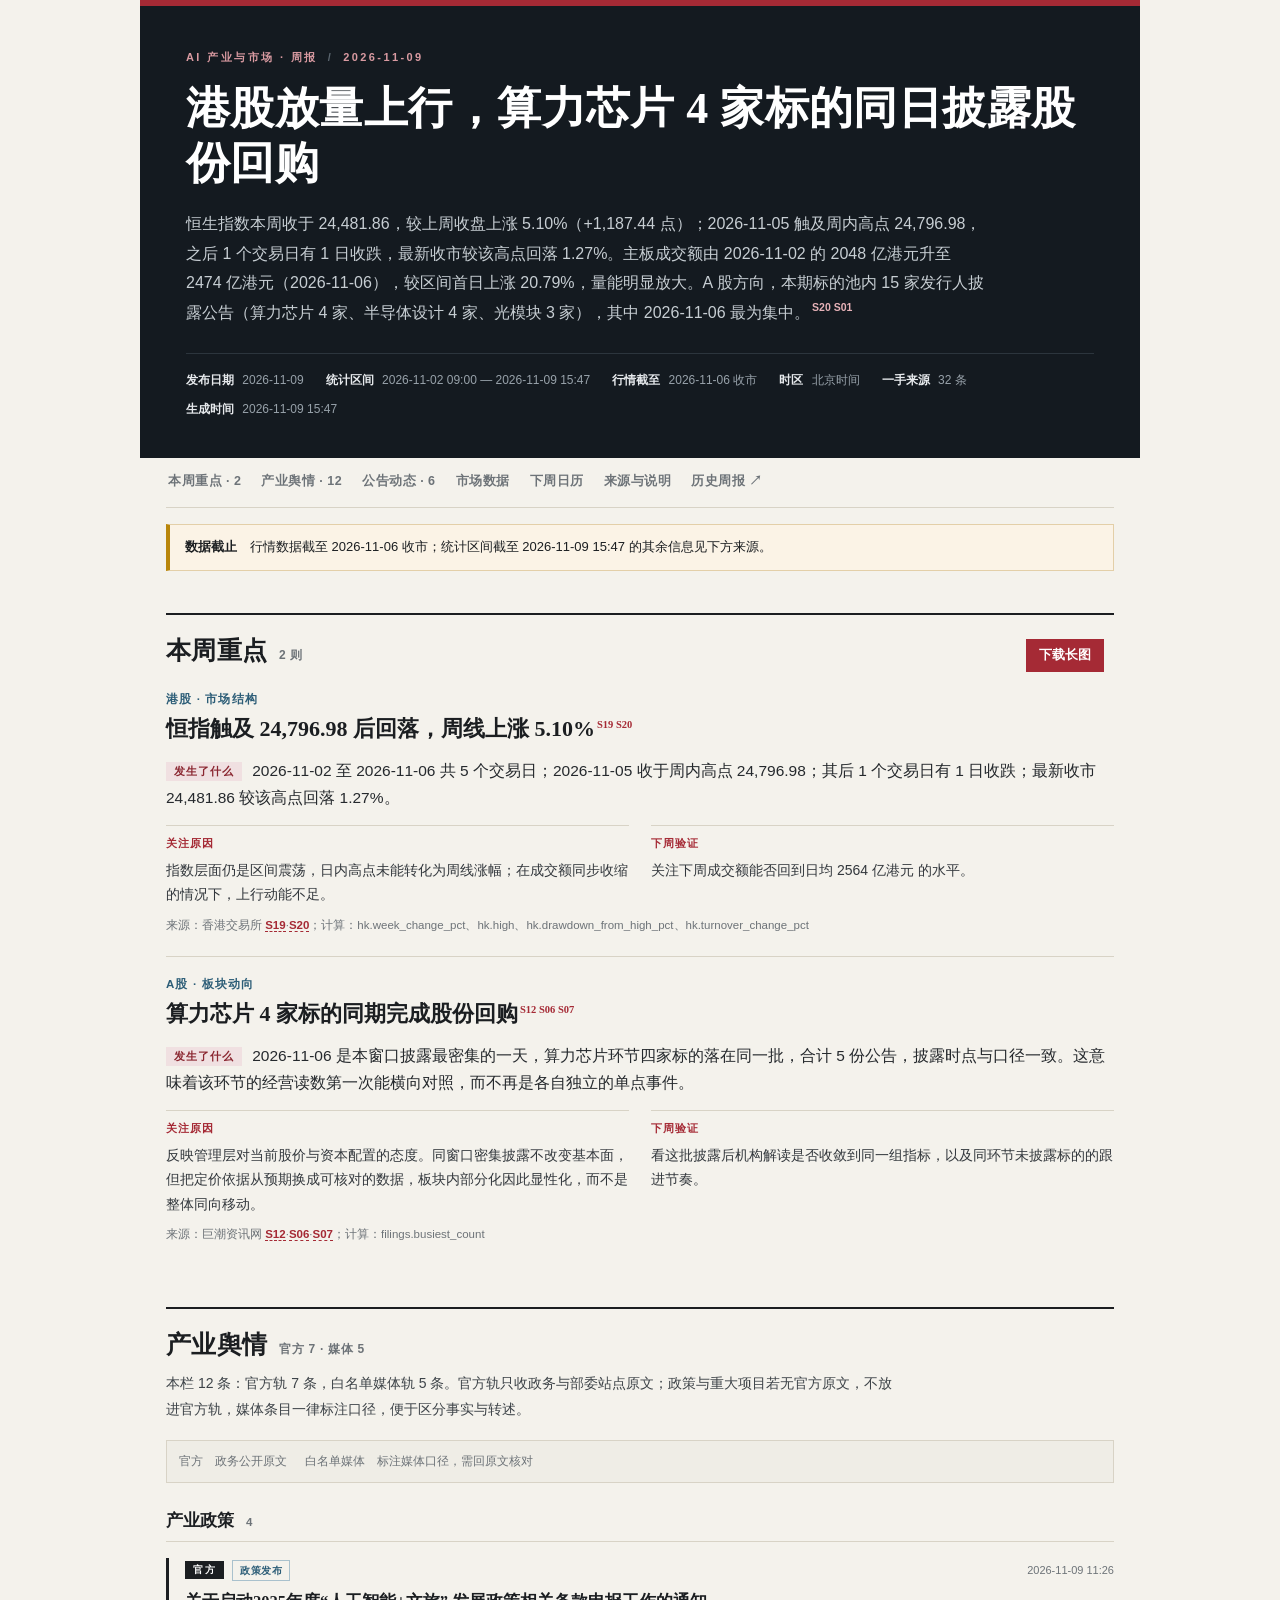
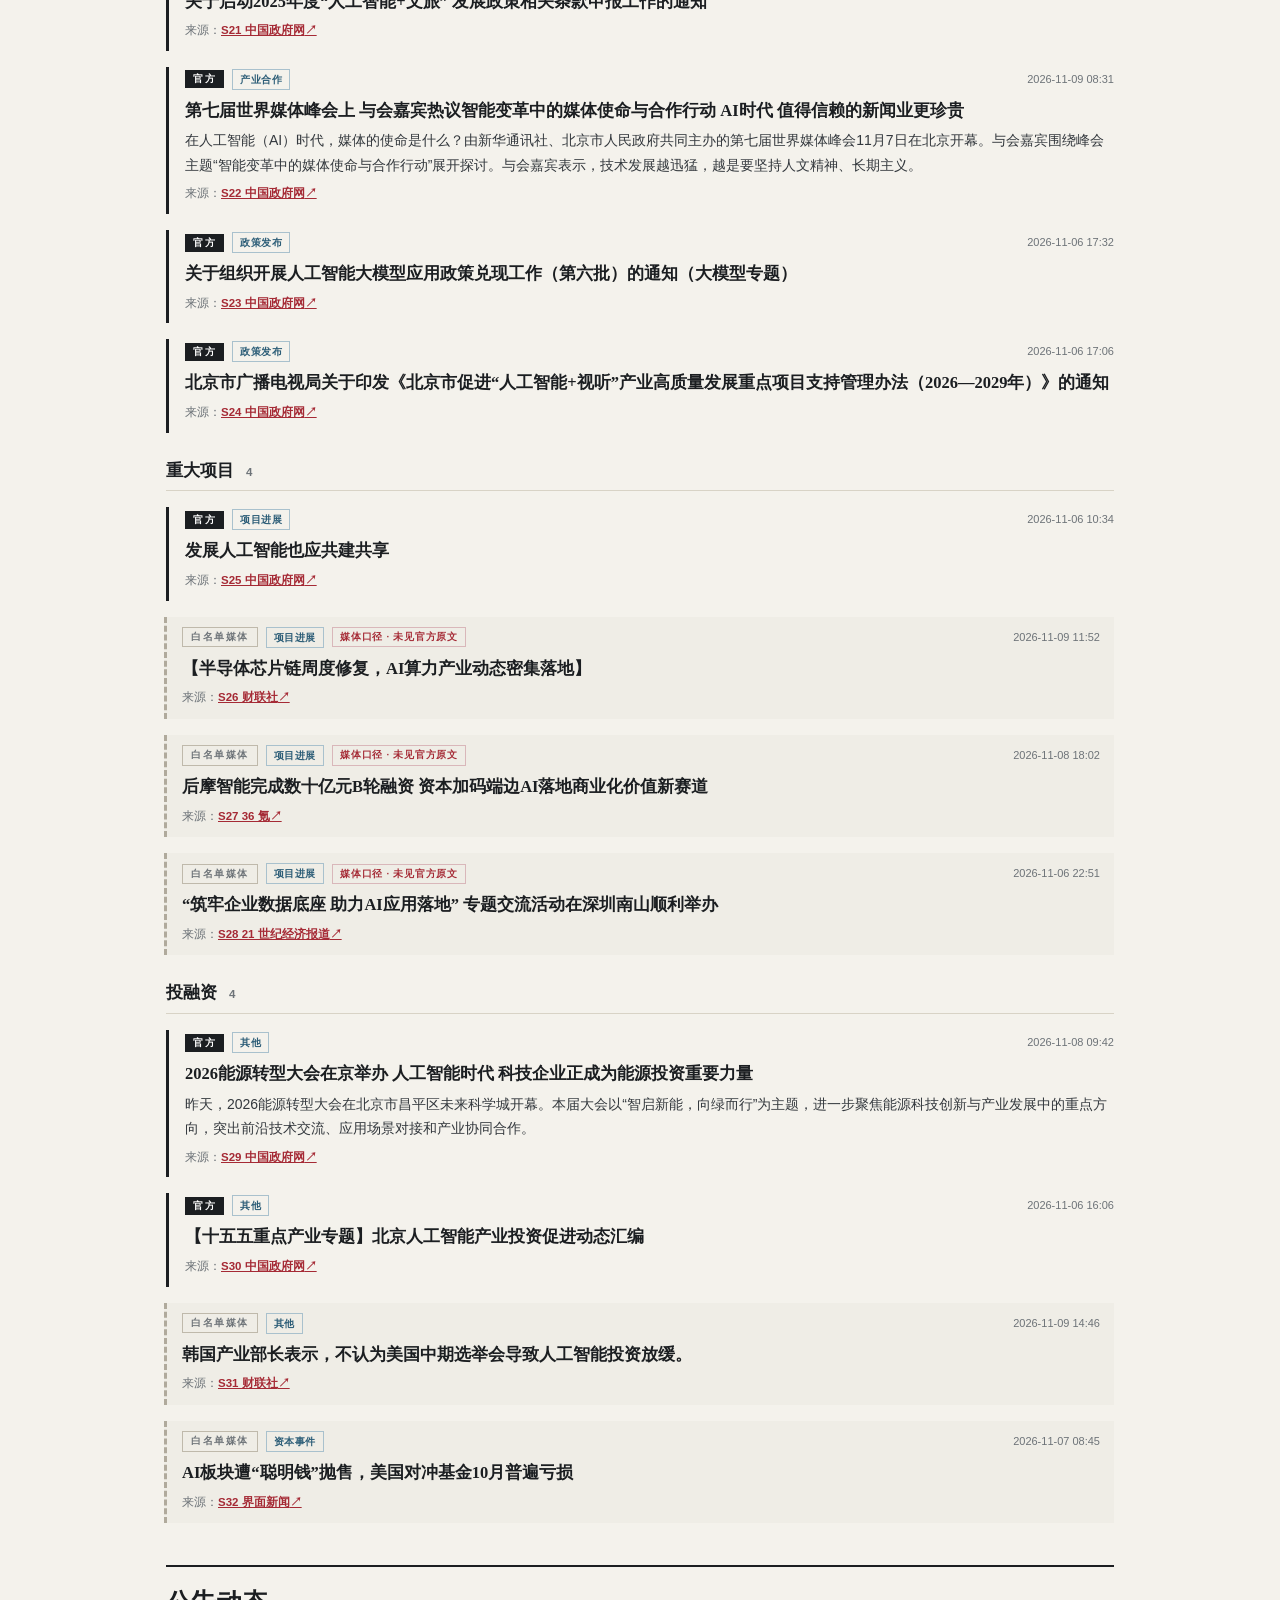
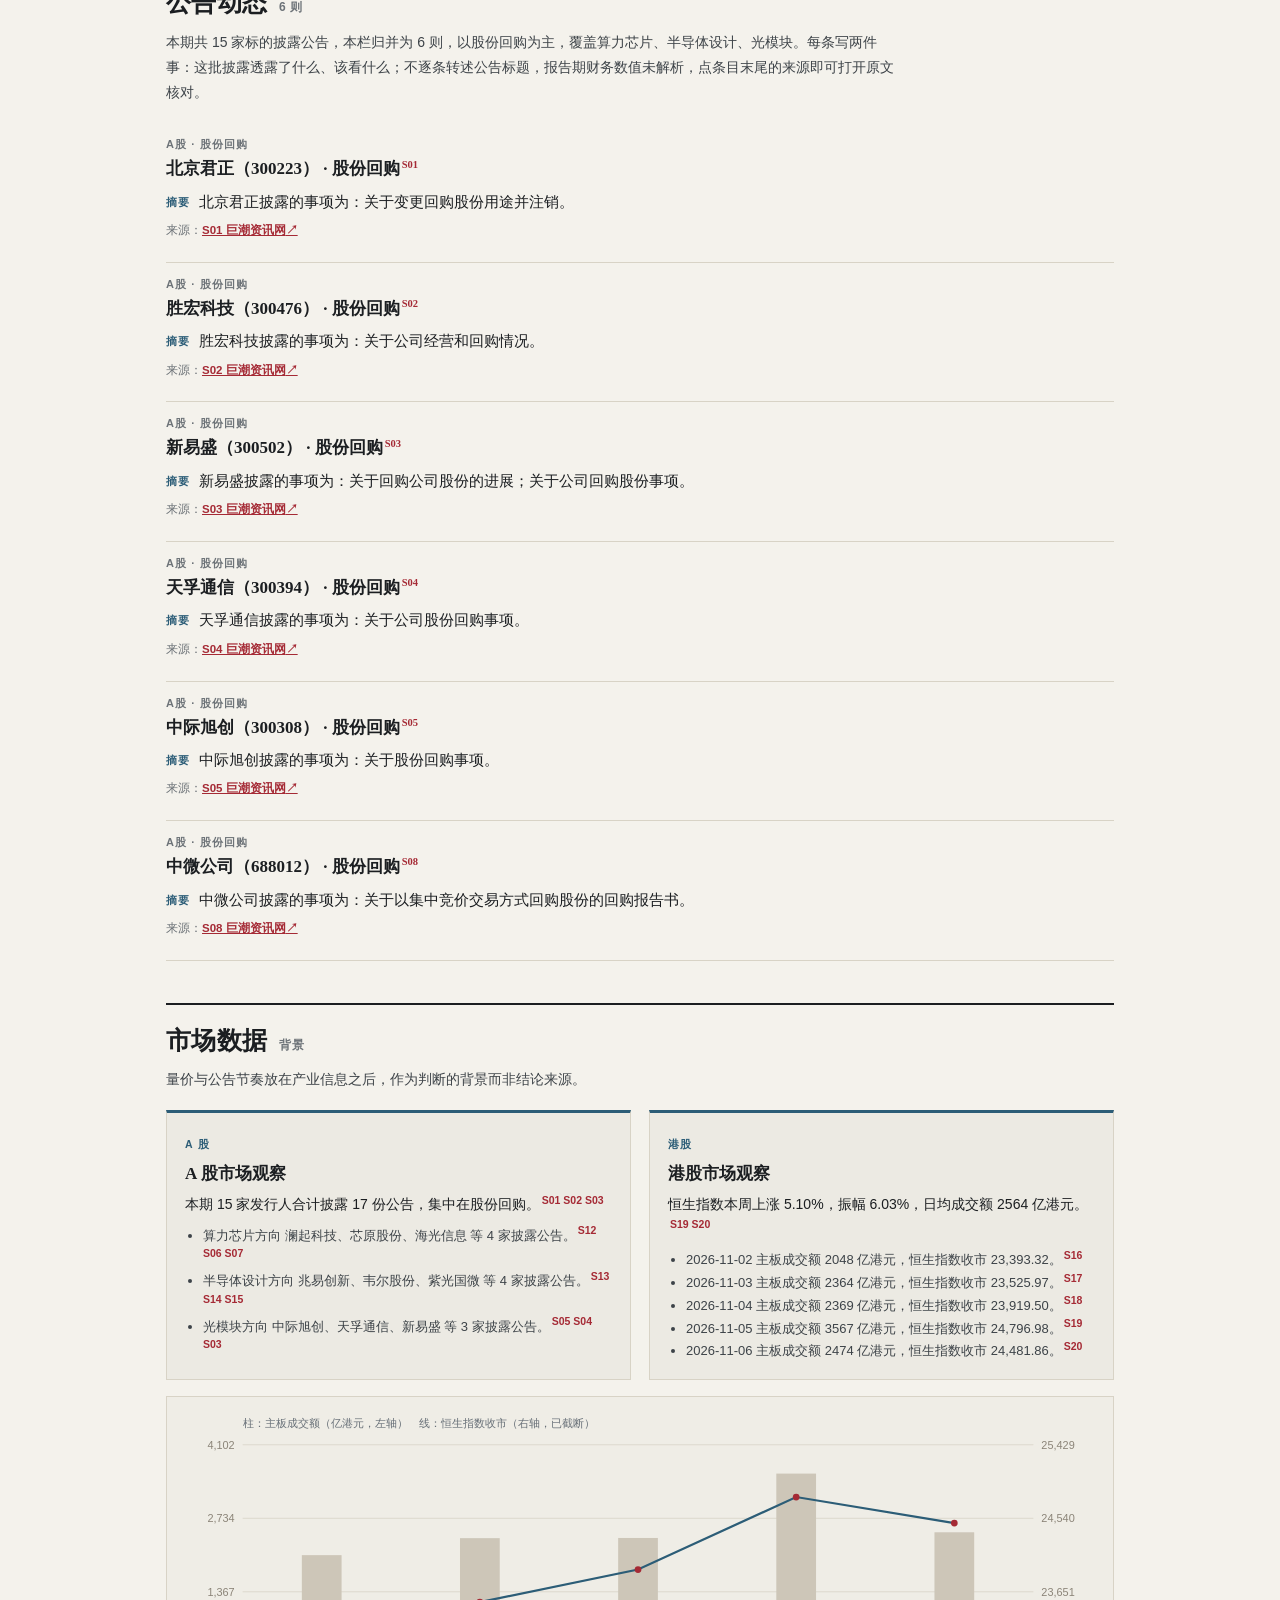
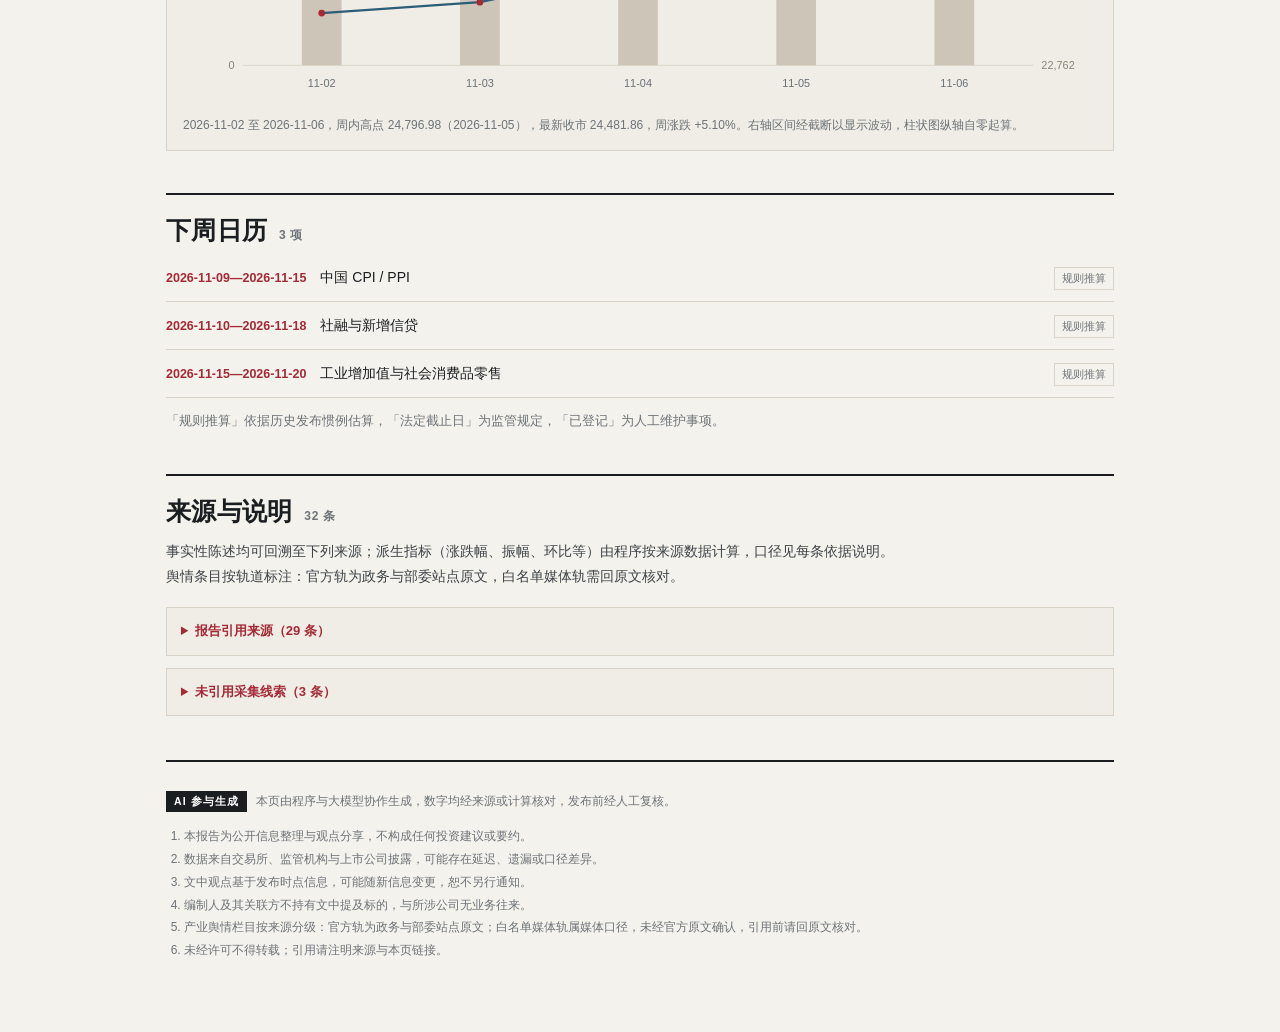
<file: weekly/2026-11-09.html>
<!doctype html>
<html lang="zh-CN"><head><meta charset="utf-8"><meta name="viewport" content="width=device-width, initial-scale=1">
<meta name="description" content="恒生指数本周收于 24,481.86，较上周收盘上涨 5.10%（+1,187.44 点）；2026-11-05 触及周内高点 24,796.98，之后 1 个交易日有 1 日收跌，最新收市较该高点回落 1.27%。主板成交额由 2026-11-02 的 2048 亿港元升至 2474 亿港元（2026-11-06），较区间首日上涨 20.79%，量能明显放大。A 股方向，本期标的池内 15 家发行人披露公告（算力芯片 4 家、半导体设计 4 家、光模块 3 家），其中 2026-11-06 最为集中。">
<meta name="generator" content="ai-market-weekly 2026-11-09">
<title>港股放量上行，算力芯片 4 家标的同日披露股份回购｜AI 产业与市场周报</title>
<style>
:root{
  --paper:#f4f2ec; --ink:#1b1e21; --muted:#6d7378; --line:#d8d3c6;
  --red:#a52a35; --night:#141a20; --blue:#2c5d77; --panel:#eceae3; --panel-soft:#efede6;
  --serif:"Source Han Serif SC","Noto Serif SC","Songti SC",Georgia,"SimSun",serif;
  --sans:"PingFang SC","Microsoft YaHei","Hiragino Sans GB",Arial,sans-serif;
}
*{box-sizing:border-box}
[hidden]{display:none!important}
body{margin:0;background:var(--paper);color:var(--ink);font:15.5px/1.75 var(--sans);-webkit-font-smoothing:antialiased}
.wrap{max-width:1000px;margin:auto;padding:24px 26px 60px}
a{color:inherit}
.shell{max-width:1000px;margin:0 auto;padding:0 26px 70px}

/* 报头 */
.masthead{background:var(--night);color:#fff;margin:0 -26px;padding:46px 46px 38px;border-top:6px solid var(--red)}
.masthead .kicker{margin:0 0 18px;font:700 11px/1 var(--sans);letter-spacing:.22em;color:#d99aa1;text-transform:uppercase}
.masthead .kicker .sep{margin:0 10px;color:#5b666f}
.masthead h1{font:800 clamp(28px,4.2vw,44px)/1.25 var(--serif);margin:0 0 18px;letter-spacing:.01em}
.masthead .standfirst{margin:0;color:#c7ced3;font-size:16px;line-height:1.85;max-width:50em}
.masthead .standfirst .cite a{color:#e7b2b8}
.masthead-facts{display:flex;flex-wrap:wrap;gap:8px 22px;margin-top:26px;padding-top:16px;border-top:1px solid #2c353d;color:#98a2aa;font-size:12px}
.masthead-facts b{color:#e6e9ec;font-weight:700;margin-right:5px}

/* 目录：横向吸顶，取代原来的左栏 */
.toc{position:sticky;top:0;z-index:20;display:flex;gap:20px;overflow-x:auto;padding:13px 2px;margin:0;
  background:var(--paper);border-bottom:1px solid var(--line);scrollbar-width:none}
.toc::-webkit-scrollbar{display:none}
.toc a{flex:0 0 auto;font:800 12.5px/1 var(--sans);letter-spacing:.04em;color:var(--muted);text-decoration:none;padding:4px 0;border-bottom:2px solid transparent}
.toc a:hover{color:var(--red);border-bottom-color:var(--red)}

/* 区块 */
.block{border-top:2px solid var(--ink);margin-top:42px;padding-top:20px;scroll-margin-top:58px}
.block-head{display:flex;align-items:baseline;justify-content:space-between;gap:14px;flex-wrap:wrap}
.block-head h2{font:800 25px/1.3 var(--serif);margin:0;letter-spacing:.01em}
.count{font:700 12px/1 var(--sans);color:var(--muted);letter-spacing:.06em;margin-left:12px;white-space:nowrap;font-weight:700}
.block-lead{color:#3d4348;font-size:14px;line-height:1.8;margin:10px 0 18px;max-width:52em}
.empty{color:var(--muted);font-size:14px;padding:16px 0}
.note{font-size:12.5px;color:var(--muted);line-height:1.7}

/* 重点条目 */
.story{padding:22px 0 20px;border-bottom:1px solid var(--line)}
.story:last-of-type{border-bottom:none}
.story .meta{font:700 11.5px/1 var(--sans);letter-spacing:.1em;color:var(--blue);margin:0 0 8px;text-transform:uppercase}
.story h3{font:800 22px/1.45 var(--serif);margin:0 0 12px}
.story .reported{margin:0 0 14px;font-size:15.5px;color:#25292d}
.reported b{display:inline-block;background:#f0e0e1;color:#8a2630;font:800 10.5px/1.8 var(--sans);letter-spacing:.1em;padding:0 8px;margin-right:10px;vertical-align:1px}
.triple{display:grid;grid-template-columns:1fr 1fr;gap:22px;margin-top:6px}
.triple>div{border-top:1px solid var(--line);padding-top:9px;font-size:14px;line-height:1.75;color:#33383d}
.triple b{display:block;color:var(--red);font:800 11px/1.6 var(--sans);letter-spacing:.1em;margin-bottom:5px}

/* 产业舆情：单列，用轨别徽标与左侧边线区分，不做左右分栏 */
.intel-legend{display:flex;flex-wrap:wrap;align-items:center;gap:8px 12px;font-size:12px;color:var(--muted);
  padding:10px 12px;background:var(--panel-soft);border:1px solid var(--line);margin:0 0 6px}
.intel-legend .legend{margin-left:6px}
.intel-legend .legend:first-child{margin-left:0}
.thread{margin-top:26px}
.thread h3{font:800 17px/1.4 var(--serif);margin:0 0 4px;padding-bottom:8px;border-bottom:1px solid var(--line)}
.thread h3 .count{font-size:11.5px}
.thread-flag{font:700 10.5px/1.6 var(--sans);letter-spacing:.04em;color:var(--red);border:1px solid #d9b7ba;padding:0 7px;margin-left:12px;vertical-align:1px}
.intel{border-left:3px solid var(--ink);padding:2px 0 10px 16px;margin:16px 0 0}
/* 媒体轨：淡底 + 虚线边 + 描边徽标，和官方轨一眼可分，但不做左右分栏 */
.intel.track-media{background:var(--panel-soft);border-left:3px dashed #b0aa9c;padding:10px 14px 11px 15px;margin-left:-2px}
.intel-head{display:flex;align-items:center;gap:8px;flex-wrap:wrap}
.intel-head .track{font:800 9.5px/1.7 var(--sans);letter-spacing:.16em;padding:1px 8px;background:var(--ink);color:#fff}
.track-media .intel-head .track{background:none;color:var(--muted);border:1px solid #bfb9ab}
.intel-head .chip{font:700 10px/1.7 var(--sans);letter-spacing:.06em;color:var(--blue);border:1px solid #a9c1cd;padding:1px 7px}
.intel-head .caveat{font:700 9.5px/1.7 var(--sans);letter-spacing:.08em;color:var(--red);border:1px solid #d9b7ba;padding:1px 7px}
.intel-head .stamp{font-size:11px;color:var(--muted);margin-left:auto}
.intel h4{font:700 16.5px/1.55 var(--serif);margin:8px 0 5px}
.intel .reading{margin:0;font-size:14px;line-height:1.75;color:#33383d}
.intel .source{margin-top:6px}

/* 公告动态 */
.update{padding:16px 0;border-bottom:1px solid var(--line)}
.update .meta{font:700 11px/1 var(--sans);letter-spacing:.1em;color:var(--muted);margin:0 0 6px}
.update h3{font:800 17px/1.5 var(--serif);margin:3px 0 8px}
.update p{margin:5px 0}
.update .reading{margin:6px 0 0;font-size:14.5px}
.reading b{display:inline-block;color:var(--blue);font:800 10.5px/1.7 var(--sans);letter-spacing:.1em;margin-right:9px;vertical-align:1px}
.update .takeaway{margin:9px 0 2px;padding:0 0 0 12px;background:none;border-left:2px solid var(--line);font-size:14px;line-height:1.75;color:#3a3f44}
.update .takeaway b{display:inline-block;color:var(--muted);font:800 10.5px/1.7 var(--sans);letter-spacing:.1em;margin-right:9px}

/* 市场数据 */
.market-grid{display:grid;grid-template-columns:1fr 1fr;gap:18px;margin-top:4px}
.market{background:var(--panel);border:1px solid var(--line);border-top:3px solid var(--blue);padding:16px 18px}
.market .tag{font:800 10.5px/1 var(--sans);letter-spacing:.12em;color:var(--blue)}
.market h3{margin:6px 0 6px;font:800 17px/1.4 var(--serif)}
.market p{margin:0 0 8px;font-size:14px}
.market ul{margin:0;padding-left:18px;font-size:13px;color:#3d4348}

/* 日历与回顾 */
.calendar{list-style:none;padding:0;margin:6px 0 0}
.calendar li{border-bottom:1px solid var(--line);padding:11px 0;display:flex;gap:14px;flex-wrap:wrap;align-items:baseline}
.calendar .when{font:800 12.5px/1.6 var(--sans);color:var(--red);min-width:132px}
.calendar .what{flex:1 1 240px;font-size:14px}
.calendar .tag-certainty{font-size:11px;color:var(--muted);border:1px solid var(--line);padding:1px 7px;white-space:nowrap}
.prev-check{list-style:none;padding:0;margin:6px 0 0}
.prev-check li{border-bottom:1px solid var(--line);padding:11px 0;font-size:14px}
.prev-check .status{font:800 12px/1.6 var(--sans);margin-right:9px}
.status-兑现{color:#0f6e56}
.status-未兑现{color:var(--red)}
.status-待验证{color:var(--muted)}

/* 来源与页脚 */
.source{font-size:11.5px;color:var(--muted);margin:8px 0 0;line-height:1.8}
.source a{color:var(--red);font-weight:800}
.source a.sid{font-weight:800;color:var(--red);text-decoration:none;border-bottom:1px dashed currentColor}
.source a.sid:hover{border-bottom-style:solid}
.source a.sid-more{font-size:11px;font-weight:700;color:var(--muted);text-decoration:none;margin-left:4px}
.source a.sid-more:hover{color:var(--red)}
.source-details{margin:12px 0;border:1px solid var(--line);background:var(--panel-soft);padding:0 14px}
.source-details summary{padding:12px 0;cursor:pointer;font-weight:800;color:var(--red);font-size:13px}
.sources{padding-left:22px;margin:0 0 12px}
.sources li{padding:9px 0;border-bottom:1px solid var(--line);font-size:12.5px;overflow-wrap:anywhere;line-height:1.7}
.sources a{color:var(--red);font-weight:800}
.sources small{color:var(--muted)}
.disclaimer{border-top:2px solid var(--ink);margin-top:44px;padding-top:16px;font-size:12px;color:var(--muted);line-height:1.9}
.disclaimer ol{margin:8px 0 0;padding-left:18px}
.cite{font-size:10.5px;line-height:0;margin-left:2px}
.cite a{color:var(--red);text-decoration:none;font-weight:800}
.cite a:hover{text-decoration:underline}
.badge-ai{display:inline-block;background:var(--ink);color:#fff;font:800 10.5px/1.8 var(--sans);letter-spacing:.1em;padding:1px 8px;margin-right:9px}
.datacut{background:#fbf3e6;border:1px solid #e3cfa8;border-left:4px solid #b8860b;padding:11px 15px;margin:16px 0;font-size:13px}
.export-actions{display:flex;align-items:center;gap:10px}
.export-button{border:1px solid var(--red);background:var(--red);color:#fff;font-family:var(--sans);font-size:12.5px;font-weight:700;padding:7px 12px;cursor:pointer}
.export-button:hover{background:#81212b}
.export-button:disabled{opacity:.6;cursor:wait}
.export-status{font-size:12px;color:var(--muted)}
a:focus-visible{outline:2px solid var(--red);outline-offset:3px}

@media(max-width:780px){
  .shell{padding:0 16px 50px}
  .masthead{margin:0 -16px;padding:32px 20px 26px}
  .masthead .standfirst{font-size:15px}
  .toc{gap:14px}
  .block-head h2{font-size:21px}
  .story h3{font-size:19px}
  .triple,.market-grid{grid-template-columns:1fr;gap:14px}
  .calendar .when{min-width:auto}
}

/* 图表与零散组件；版面骨架与舆情组件在 site.css */
.chart{margin:16px 0 4px;border:1px solid var(--line);background:var(--panel-soft);padding:14px 16px}
.chart svg{display:block;width:100%;height:auto}
.chart-cap{margin:6px 0 0;color:var(--muted);font-size:12px}
.announcements{margin:8px 0 0;padding-left:18px;font-size:12.5px;color:var(--muted)}
.announcements li{margin:2px 0}
.theme-chip{display:inline-block;font-size:10.5px;color:var(--blue);border:1px solid #a9c1cd;padding:0 6px;margin-left:6px;vertical-align:1px}

</style></head><body><div class="shell">
<header class="masthead">
<p class="kicker">AI 产业与市场 · 周报<span class="sep">/</span>2026-11-09</p>
<h1>港股放量上行，算力芯片 4 家标的同日披露股份回购</h1>
<p class="standfirst">恒生指数本周收于 24,481.86，较上周收盘上涨 5.10%（+1,187.44 点）；2026-11-05 触及周内高点 24,796.98，之后 1 个交易日有 1 日收跌，最新收市较该高点回落 1.27%。主板成交额由 2026-11-02 的 2048 亿港元升至 2474 亿港元（2026-11-06），较区间首日上涨 20.79%，量能明显放大。A 股方向，本期标的池内 15 家发行人披露公告（算力芯片 4 家、半导体设计 4 家、光模块 3 家），其中 2026-11-06 最为集中。<sup class="cite"><a href="#S20">S20</a> <a href="#S01">S01</a></sup></p>
<div class="masthead-facts"><span><b>发布日期</b> 2026-11-09</span><span><b>统计区间</b> 2026-11-02 09:00 — 2026-11-09 15:47</span><span><b>行情截至</b> 2026-11-06 收市</span><span><b>时区</b> 北京时间</span><span><b>一手来源</b> 32 条</span><span><b>生成时间</b> 2026-11-09 15:47</span></div>
</header>
<nav class="toc"><a href="#focus">本周重点 · 2</a><a href="#intel">产业舆情 · 12</a><a href="#filings">公告动态 · 6</a><a href="#markets">市场数据</a><a href="#outlook">下周日历</a><a href="#sources">来源与说明</a><a href="./">历史周报 ↗</a></nav>
<div class="datacut"><b>数据截止</b>　行情数据截至 2026-11-06 收市；统计区间截至 2026-11-09 15:47 的其余信息见下方来源。</div>
<main>
<section id="focus" class="block">
<div class="block-head"><h2>本周重点<span class="count">2 则</span></h2>
<div class="export-actions"><button class="export-button" type="button" data-export-highlights>下载长图</button><span class="export-status" data-export-status aria-live="polite"></span></div></div>
<article class="story"><p class="meta">港股 · 市场结构</p><h3>恒指触及 24,796.98 后回落，周线上涨 5.10%<sup class="cite"><a href="#S19">S19</a> <a href="#S20">S20</a></sup></h3><p class="reported"><b>发生了什么</b>2026-11-02 至 2026-11-06 共 5 个交易日；2026-11-05 收于周内高点 24,796.98；其后 1 个交易日有 1 日收跌；最新收市 24,481.86 较该高点回落 1.27%。</p><div class="triple"><div class="analysis"><b>关注原因</b>指数层面仍是区间震荡，日内高点未能转化为周线涨幅；在成交额同步收缩的情况下，上行动能不足。</div><div class="watch"><b>下周验证</b>关注下周成交额能否回到日均 2564 亿港元 的水平。</div></div><p class="source">来源：香港交易所 <a class="sid" href="https://www.hkex.com.hk/eng/stat/smstat/dayquot/d261105e.htm" target="_blank" rel="noopener noreferrer" title="打开原文">S19</a>·<a class="sid" href="https://www.hkex.com.hk/eng/stat/smstat/dayquot/d261106e.htm" target="_blank" rel="noopener noreferrer" title="打开原文">S20</a>；计算：hk.week_change_pct、hk.high、hk.drawdown_from_high_pct、hk.turnover_change_pct</p></article><article class="story"><p class="meta">A股 · 板块动向</p><h3>算力芯片 4 家标的同期完成股份回购<sup class="cite"><a href="#S12">S12</a> <a href="#S06">S06</a> <a href="#S07">S07</a></sup></h3><p class="reported"><b>发生了什么</b>2026-11-06 是本窗口披露最密集的一天，算力芯片环节四家标的落在同一批，合计 5 份公告，披露时点与口径一致。这意味着该环节的经营读数第一次能横向对照，而不再是各自独立的单点事件。</p><div class="triple"><div class="analysis"><b>关注原因</b>反映管理层对当前股价与资本配置的态度。同窗口密集披露不改变基本面，但把定价依据从预期换成可核对的数据，板块内部分化因此显性化，而不是整体同向移动。</div><div class="watch"><b>下周验证</b>看这批披露后机构解读是否收敛到同一组指标，以及同环节未披露标的的跟进节奏。</div></div><p class="source">来源：巨潮资讯网 <a class="sid" href="https://static.cninfo.com.cn/finalpage/2026-11-03/1225653790.PDF" target="_blank" rel="noopener noreferrer" title="打开原文">S12</a>·<a class="sid" href="https://static.cninfo.com.cn/finalpage/2026-11-06/1225660047.PDF" target="_blank" rel="noopener noreferrer" title="打开原文">S06</a>·<a class="sid" href="https://static.cninfo.com.cn/finalpage/2026-11-05/1225657671.PDF" target="_blank" rel="noopener noreferrer" title="打开原文">S07</a>；计算：filings.busiest_count</p></article>
</section>
<section id="intel" class="block">
<div class="block-head"><h2>产业舆情<span class="count">官方 7 · 媒体 5</span></h2></div>
<p class="block-lead">本栏 12 条：官方轨 7 条，白名单媒体轨 5 条。官方轨只收政务与部委站点原文；政策与重大项目若无官方原文，不放进官方轨，媒体条目一律标注口径，便于区分事实与转述。</p><div class="intel-legend"><span class="legend legend-official">官方</span>政务公开原文<span class="legend legend-media">白名单媒体</span>标注媒体口径，需回原文核对</div><div class="thread"><h3>产业政策<span class="count">4</span></h3><article class="intel track-official"><div class="intel-head"><span class="track">官方</span><span class="chip">政策发布</span><span class="stamp">2026-11-09 11:26</span></div><h4>关于启动2025年度“人工智能+文旅” 发展政策相关条款申报工作的通知</h4><p class="source">来源：<a href="https://www.ncsti.gov.cn/kjdt/tzgg/202611/t20261109_262146.html" target="_blank" rel="noopener noreferrer">S21 中国政府网<span class="ext">↗</span></a></p></article><article class="intel track-official"><div class="intel-head"><span class="track">官方</span><span class="chip">产业合作</span><span class="stamp">2026-11-09 08:31</span></div><h4>第七届世界媒体峰会上 与会嘉宾热议智能变革中的媒体使命与合作行动 AI时代 值得信赖的新闻业更珍贵</h4><p class="reading">在人工智能（AI）时代，媒体的使命是什么？由新华通讯社、北京市人民政府共同主办的第七届世界媒体峰会11月7日在北京开幕。与会嘉宾围绕峰会主题“智能变革中的媒体使命与合作行动”展开探讨。与会嘉宾表示，技术发展越迅猛，越是要坚持人文精神、长期主义。</p><p class="source">来源：<a href="https://www.beijing.gov.cn/ywdt/gzdt/202611/t20261109_4937832.html" target="_blank" rel="noopener noreferrer">S22 中国政府网<span class="ext">↗</span></a></p></article><article class="intel track-official"><div class="intel-head"><span class="track">官方</span><span class="chip">政策发布</span><span class="stamp">2026-11-06 17:32</span></div><h4>关于组织开展人工智能大模型应用政策兑现工作（第六批）的通知（大模型专题）</h4><p class="source">来源：<a href="https://www.haizhu.gov.cn/hzdt/tzgg/qttz/content/post_11091596.html" target="_blank" rel="noopener noreferrer">S23 中国政府网<span class="ext">↗</span></a></p></article><article class="intel track-official"><div class="intel-head"><span class="track">官方</span><span class="chip">政策发布</span><span class="stamp">2026-11-06 17:06</span></div><h4>北京市广播电视局关于印发《北京市促进“人工智能+视听”产业高质量发展重点项目支持管理办法（2026—2029年）》的通知</h4><p class="source">来源：<a href="https://www.ncsti.gov.cn/kjdt/tzgg/202611/t20261106_261941.html" target="_blank" rel="noopener noreferrer">S24 中国政府网<span class="ext">↗</span></a></p></article></div><div class="thread"><h3>重大项目<span class="count">4</span></h3><article class="intel track-official"><div class="intel-head"><span class="track">官方</span><span class="chip">项目进展</span><span class="stamp">2026-11-06 10:34</span></div><h4>发展人工智能也应共建共享</h4><p class="source">来源：<a href="https://www.digitalchina.gov.cn/2026/xwzx/szkx/202611/t20261106_5390393.htm" target="_blank" rel="noopener noreferrer">S25 中国政府网<span class="ext">↗</span></a></p></article><article class="intel track-media"><div class="intel-head"><span class="track">白名单媒体</span><span class="chip">项目进展</span><span class="caveat">媒体口径 · 未见官方原文</span><span class="stamp">2026-11-09 11:52</span></div><h4>【半导体芯片链周度修复，AI算力产业动态密集落地】</h4><p class="source">来源：<a href="https://www.cls.cn/detail/2528652" target="_blank" rel="noopener noreferrer">S26 财联社<span class="ext">↗</span></a></p></article><article class="intel track-media"><div class="intel-head"><span class="track">白名单媒体</span><span class="chip">项目进展</span><span class="caveat">媒体口径 · 未见官方原文</span><span class="stamp">2026-11-08 18:02</span></div><h4>后摩智能完成数十亿元B轮融资 资本加码端边AI落地商业化价值新赛道</h4><p class="source">来源：<a href="https://eu.36kr.com/zh/p/4061884399719303" target="_blank" rel="noopener noreferrer">S27 36 氪<span class="ext">↗</span></a></p></article><article class="intel track-media"><div class="intel-head"><span class="track">白名单媒体</span><span class="chip">项目进展</span><span class="caveat">媒体口径 · 未见官方原文</span><span class="stamp">2026-11-06 22:51</span></div><h4>“筑牢企业数据底座 助力AI应用落地” 专题交流活动在深圳南山顺利举办</h4><p class="source">来源：<a href="https://www.21jingji.com/article/20261106/herald/95d2b1f77ce9169e750cfdfbf053572d.html" target="_blank" rel="noopener noreferrer">S28 21 世纪经济报道<span class="ext">↗</span></a></p></article></div><div class="thread"><h3>投融资<span class="count">4</span></h3><article class="intel track-official"><div class="intel-head"><span class="track">官方</span><span class="chip">其他</span><span class="stamp">2026-11-08 09:42</span></div><h4>2026能源转型大会在京举办 人工智能时代 科技企业正成为能源投资重要力量</h4><p class="reading">昨天，2026能源转型大会在北京市昌平区未来科学城开幕。本届大会以“智启新能，向绿而行”为主题，进一步聚焦能源科技创新与产业发展中的重点方向，突出前沿技术交流、应用场景对接和产业协同合作。</p><p class="source">来源：<a href="https://www.beijing.gov.cn/fuwu/lqfw/gggs/202611/t20261108_4937269.html" target="_blank" rel="noopener noreferrer">S29 中国政府网<span class="ext">↗</span></a></p></article><article class="intel track-official"><div class="intel-head"><span class="track">官方</span><span class="chip">其他</span><span class="stamp">2026-11-06 16:06</span></div><h4>【十五五重点产业专题】北京人工智能产业投资促进动态汇编</h4><p class="source">来源：<a href="https://www.ncsti.gov.cn/kjdt/kjrd/202611/t20261106_261944.html" target="_blank" rel="noopener noreferrer">S30 中国政府网<span class="ext">↗</span></a></p></article><article class="intel track-media"><div class="intel-head"><span class="track">白名单媒体</span><span class="chip">其他</span><span class="stamp">2026-11-09 14:46</span></div><h4>韩国产业部长表示，不认为美国中期选举会导致人工智能投资放缓。</h4><p class="source">来源：<a href="https://www.cls.cn/detail/2528878" target="_blank" rel="noopener noreferrer">S31 财联社<span class="ext">↗</span></a></p></article><article class="intel track-media"><div class="intel-head"><span class="track">白名单媒体</span><span class="chip">资本事件</span><span class="stamp">2026-11-07 08:45</span></div><h4>AI板块遭“聪明钱”抛售，美国对冲基金10月普遍亏损</h4><p class="source">来源：<a href="https://www.jiemian.com/article/15305996.html" target="_blank" rel="noopener noreferrer">S32 界面新闻<span class="ext">↗</span></a></p></article></div>
</section>
<section id="filings" class="block"><div class="block-head"><h2>公告动态<span class="count">6 则</span></h2></div><p class="block-lead">本期共 15 家标的披露公告，本栏归并为 6 则，以股份回购为主，覆盖算力芯片、半导体设计、光模块。每条写两件事：这批披露透露了什么、该看什么；不逐条转述公告标题，报告期财务数值未解析，点条目末尾的来源即可打开原文核对。</p><article class="update"><p class="meta">A股 · 股份回购</p><h3>北京君正（300223） · 股份回购<sup class="cite"><a href="#S01">S01</a></sup></h3><p class="reading"><b>摘要</b>北京君正披露的事项为：关于变更回购股份用途并注销。</p><p class="source">来源：<a href="https://static.cninfo.com.cn/finalpage/2026-11-07/1225661270.PDF" target="_blank" rel="noopener noreferrer">S01 巨潮资讯网<span class="ext">↗</span></a></p></article><article class="update"><p class="meta">A股 · 股份回购</p><h3>胜宏科技（300476） · 股份回购<sup class="cite"><a href="#S02">S02</a></sup></h3><p class="reading"><b>摘要</b>胜宏科技披露的事项为：关于公司经营和回购情况。</p><p class="source">来源：<a href="https://static.cninfo.com.cn/finalpage/2026-11-06/1225660607.pdf" target="_blank" rel="noopener noreferrer">S02 巨潮资讯网<span class="ext">↗</span></a></p></article><article class="update"><p class="meta">A股 · 股份回购</p><h3>新易盛（300502） · 股份回购<sup class="cite"><a href="#S03">S03</a></sup></h3><p class="reading"><b>摘要</b>新易盛披露的事项为：关于回购公司股份的进展；关于公司回购股份事项。</p><p class="source">来源：<a href="https://static.cninfo.com.cn/finalpage/2026-11-03/1225655406.PDF" target="_blank" rel="noopener noreferrer">S03 巨潮资讯网<span class="ext">↗</span></a></p></article><article class="update"><p class="meta">A股 · 股份回购</p><h3>天孚通信（300394） · 股份回购<sup class="cite"><a href="#S04">S04</a></sup></h3><p class="reading"><b>摘要</b>天孚通信披露的事项为：关于公司股份回购事项。</p><p class="source">来源：<a href="https://static.cninfo.com.cn/finalpage/2026-11-06/1225660605.PDF" target="_blank" rel="noopener noreferrer">S04 巨潮资讯网<span class="ext">↗</span></a></p></article><article class="update"><p class="meta">A股 · 股份回购</p><h3>中际旭创（300308） · 股份回购<sup class="cite"><a href="#S05">S05</a></sup></h3><p class="reading"><b>摘要</b>中际旭创披露的事项为：关于股份回购事项。</p><p class="source">来源：<a href="https://static.cninfo.com.cn/finalpage/2026-11-06/1225660601.PDF" target="_blank" rel="noopener noreferrer">S05 巨潮资讯网<span class="ext">↗</span></a></p></article><article class="update"><p class="meta">A股 · 股份回购</p><h3>中微公司（688012） · 股份回购<sup class="cite"><a href="#S08">S08</a></sup></h3><p class="reading"><b>摘要</b>中微公司披露的事项为：关于以集中竞价交易方式回购股份的回购报告书。</p><p class="source">来源：<a href="https://static.cninfo.com.cn/finalpage/2026-11-06/1225659942.PDF" target="_blank" rel="noopener noreferrer">S08 巨潮资讯网<span class="ext">↗</span></a></p></article></section>
<section id="markets" class="block"><div class="block-head"><h2>市场数据<span class="count">背景</span></h2></div>
<p class="block-lead">量价与公告节奏放在产业信息之后，作为判断的背景而非结论来源。</p>
<div class="market-grid"><article class="market"><span class="tag">A 股</span><h3>A 股市场观察</h3><p>本期 15 家发行人合计披露 17 份公告，集中在股份回购。<sup class="cite"><a href="#S01">S01</a> <a href="#S02">S02</a> <a href="#S03">S03</a></sup></p><ul><li>算力芯片方向 澜起科技、芯原股份、海光信息 等 4 家披露公告。<sup class="cite"><a href="#S12">S12</a> <a href="#S06">S06</a> <a href="#S07">S07</a></sup></li><li>半导体设计方向 兆易创新、韦尔股份、紫光国微 等 4 家披露公告。<sup class="cite"><a href="#S13">S13</a> <a href="#S14">S14</a> <a href="#S15">S15</a></sup></li><li>光模块方向 中际旭创、天孚通信、新易盛 等 3 家披露公告。<sup class="cite"><a href="#S05">S05</a> <a href="#S04">S04</a> <a href="#S03">S03</a></sup></li></ul></article><article class="market"><span class="tag">港股</span><h3>港股市场观察</h3><p>恒生指数本周上涨 5.10%，振幅 6.03%，日均成交额 2564 亿港元。<sup class="cite"><a href="#S19">S19</a> <a href="#S20">S20</a></sup></p><ul><li>2026-11-02 主板成交额 2048 亿港元，恒生指数收市 23,393.32。<sup class="cite"><a href="#S16">S16</a></sup></li><li>2026-11-03 主板成交额 2364 亿港元，恒生指数收市 23,525.97。<sup class="cite"><a href="#S17">S17</a></sup></li><li>2026-11-04 主板成交额 2369 亿港元，恒生指数收市 23,919.50。<sup class="cite"><a href="#S18">S18</a></sup></li><li>2026-11-05 主板成交额 3567 亿港元，恒生指数收市 24,796.98。<sup class="cite"><a href="#S19">S19</a></sup></li><li>2026-11-06 主板成交额 2474 亿港元，恒生指数收市 24,481.86。<sup class="cite"><a href="#S20">S20</a></sup></li></ul></article></div><figure class="chart"><svg viewBox="0 0 920 300" role="img" aria-label="港股主板成交额与恒生指数 2026-11-02 至 2026-11-06 走势"><line x1="60" y1="34.0" x2="856" y2="34.0" stroke="#ddd8cd" stroke-width="1"/><text x="52" y="38.0" text-anchor="end" font-size="11" fill="#8b8478">4,102</text><text x="864" y="38.0" font-size="11" fill="#8b8478">25,429</text><line x1="60" y1="108.0" x2="856" y2="108.0" stroke="#ddd8cd" stroke-width="1"/><text x="52" y="112.0" text-anchor="end" font-size="11" fill="#8b8478">2,734</text><text x="864" y="112.0" font-size="11" fill="#8b8478">24,540</text><line x1="60" y1="182.0" x2="856" y2="182.0" stroke="#ddd8cd" stroke-width="1"/><text x="52" y="186.0" text-anchor="end" font-size="11" fill="#8b8478">1,367</text><text x="864" y="186.0" font-size="11" fill="#8b8478">23,651</text><line x1="60" y1="256.0" x2="856" y2="256.0" stroke="#ddd8cd" stroke-width="1"/><text x="52" y="260.0" text-anchor="end" font-size="11" fill="#8b8478">0</text><text x="864" y="260.0" font-size="11" fill="#8b8478">22,762</text><rect x="119.6" y="145.1" width="40.0" height="110.9" fill="#cdc6b8"/><text x="139.6" y="278" text-anchor="middle" font-size="11" fill="#687078">11-02</text><rect x="278.8" y="128.0" width="40.0" height="128.0" fill="#cdc6b8"/><text x="298.8" y="278" text-anchor="middle" font-size="11" fill="#687078">11-03</text><rect x="438.0" y="127.8" width="40.0" height="128.2" fill="#cdc6b8"/><text x="458.0" y="278" text-anchor="middle" font-size="11" fill="#687078">11-04</text><rect x="597.2" y="63.0" width="40.0" height="193.0" fill="#cdc6b8"/><text x="617.2" y="278" text-anchor="middle" font-size="11" fill="#687078">11-05</text><rect x="756.4" y="122.1" width="40.0" height="133.9" fill="#cdc6b8"/><text x="776.4" y="278" text-anchor="middle" font-size="11" fill="#687078">11-06</text><polyline points="139.6,203.4 298.8,192.4 458.0,159.6 617.2,86.6 776.4,112.8" fill="none" stroke="#2c5d77" stroke-width="2.2"/><circle cx="139.6" cy="203.4" r="3.4" fill="#a52a35"/><circle cx="298.8" cy="192.4" r="3.4" fill="#a52a35"/><circle cx="458.0" cy="159.6" r="3.4" fill="#a52a35"/><circle cx="617.2" cy="86.6" r="3.4" fill="#a52a35"/><circle cx="776.4" cy="112.8" r="3.4" fill="#a52a35"/><text x="60" y="16" font-size="11" fill="#687078">柱：主板成交额（亿港元，左轴）　线：恒生指数收市（右轴，已截断）</text></svg><figcaption class="chart-cap">2026-11-02 至 2026-11-06，周内高点 24,796.98（2026-11-05），最新收市 24,481.86，周涨跌 +5.10%。右轴区间经截断以显示波动，柱状图纵轴自零起算。</figcaption></figure></section>
<section id="outlook" class="block"><div class="block-head"><h2>下周日历<span class="count">3 项</span></h2></div><ul class="calendar"><li><span class="when">2026-11-09—2026-11-15</span><span class="what">中国 CPI / PPI</span><span class="tag-certainty">规则推算</span></li><li><span class="when">2026-11-10—2026-11-18</span><span class="what">社融与新增信贷</span><span class="tag-certainty">规则推算</span></li><li><span class="when">2026-11-15—2026-11-20</span><span class="what">工业增加值与社会消费品零售</span><span class="tag-certainty">规则推算</span></li></ul><p class="note">「规则推算」依据历史发布惯例估算，「法定截止日」为监管规定，「已登记」为人工维护事项。</p></section>

<section id="sources" class="block"><div class="block-head"><h2>来源与说明<span class="count">32 条</span></h2></div>
<p class="block-lead">事实性陈述均可回溯至下列来源；派生指标（涨跌幅、振幅、环比等）由程序按来源数据计算，口径见每条依据说明。舆情条目按轨道标注：官方轨为政务与部委站点原文，白名单媒体轨需回原文核对。</p>
<details id="report-citations" class="source-details"><summary>报告引用来源（29 条）</summary><ol class="sources"><li id="S01"><b>[S01] A股 · 巨潮资讯网 · 上市公司一手公告</b><br><a href="https://static.cninfo.com.cn/finalpage/2026-11-07/1225661270.PDF" target="_blank" rel="noopener noreferrer">北京君正（300223）股份回购 ↗</a><br><small>2026-11-07（仅日期） · 北京君正（300223）本期披露：关于变更回购股份用途并注销。</small></li><li id="S02"><b>[S02] A股 · 巨潮资讯网 · 上市公司一手公告</b><br><a href="https://static.cninfo.com.cn/finalpage/2026-11-06/1225660607.pdf" target="_blank" rel="noopener noreferrer">胜宏科技（300476）股份回购 ↗</a><br><small>2026-11-06 11:59（北京时间） · 胜宏科技（300476）本期披露：关于公司经营和回购情况。</small></li><li id="S03"><b>[S03] A股 · 巨潮资讯网 · 上市公司一手公告</b><br><a href="https://static.cninfo.com.cn/finalpage/2026-11-03/1225655406.PDF" target="_blank" rel="noopener noreferrer">新易盛（300502）股份回购 ↗</a><br><small>2026-11-06 11:39（北京时间） · 新易盛（300502）本期披露：关于回购公司股份的进展公告、关于公司回购股份事项。</small></li><li id="S04"><b>[S04] A股 · 巨潮资讯网 · 上市公司一手公告</b><br><a href="https://static.cninfo.com.cn/finalpage/2026-11-06/1225660605.PDF" target="_blank" rel="noopener noreferrer">天孚通信（300394）股份回购 ↗</a><br><small>2026-11-06 11:39（北京时间） · 天孚通信（300394）本期披露：关于公司股份回购事项。</small></li><li id="S05"><b>[S05] A股 · 巨潮资讯网 · 上市公司一手公告</b><br><a href="https://static.cninfo.com.cn/finalpage/2026-11-06/1225660601.PDF" target="_blank" rel="noopener noreferrer">中际旭创（300308）股份回购 ↗</a><br><small>2026-11-06 11:39（北京时间） · 中际旭创（300308）本期披露：关于股份回购事项。</small></li><li id="S06"><b>[S06] A股 · 巨潮资讯网 · 上市公司一手公告</b><br><a href="https://static.cninfo.com.cn/finalpage/2026-11-06/1225660047.PDF" target="_blank" rel="noopener noreferrer">芯原股份（688521）股份回购 ↗</a><br><small>2026-11-06（仅日期） · 芯原股份（688521）本期披露：关于股份回购事项前十大股东和前十大无限售条件股东持股情况。</small></li><li id="S07"><b>[S07] A股 · 巨潮资讯网 · 上市公司一手公告</b><br><a href="https://static.cninfo.com.cn/finalpage/2026-11-05/1225657671.PDF" target="_blank" rel="noopener noreferrer">海光信息（688041）股份回购 ↗</a><br><small>2026-11-06（仅日期） · 海光信息（688041）本期披露：海光信息技术股份有限公司关于以集中竞价交易方式回购公司股份的回购报告书、海光信息技术股份有限公司关于公司股份回购事项。</small></li><li id="S08"><b>[S08] A股 · 巨潮资讯网 · 上市公司一手公告</b><br><a href="https://static.cninfo.com.cn/finalpage/2026-11-06/1225659942.PDF" target="_blank" rel="noopener noreferrer">中微公司（688012）股份回购 ↗</a><br><small>2026-11-06（仅日期） · 中微公司（688012）本期披露：关于以集中竞价交易方式回购股份的回购报告书。</small></li><li id="S12"><b>[S12] A股 · 巨潮资讯网 · 上市公司一手公告</b><br><a href="https://static.cninfo.com.cn/finalpage/2026-11-03/1225653790.PDF" target="_blank" rel="noopener noreferrer">澜起科技（688008）股份回购 ↗</a><br><small>2026-11-03（仅日期） · 澜起科技（688008）本期披露：澜起科技关于2026年第二次回购A股股份方案回购股份进展。</small></li><li id="S13"><b>[S13] A股 · 巨潮资讯网 · 上市公司一手公告</b><br><a href="https://static.cninfo.com.cn/finalpage/2026-11-03/1225652254.PDF" target="_blank" rel="noopener noreferrer">兆易创新（603986）股份回购 ↗</a><br><small>2026-11-03（仅日期） · 兆易创新（603986）本期披露：兆易创新关于以集中竞价交易方式回购A股股份的进展公告。</small></li><li id="S14"><b>[S14] A股 · 巨潮资讯网 · 上市公司一手公告</b><br><a href="https://static.cninfo.com.cn/finalpage/2026-11-03/1225652252.PDF" target="_blank" rel="noopener noreferrer">韦尔股份（603501）股份回购 ↗</a><br><small>2026-11-03（仅日期） · 韦尔股份（603501）本期披露：关于以集中竞价方式回购A股股份的进展公告。</small></li><li id="S15"><b>[S15] A股 · 巨潮资讯网 · 上市公司一手公告</b><br><a href="https://static.cninfo.com.cn/finalpage/2026-11-03/1225653976.PDF" target="_blank" rel="noopener noreferrer">紫光国微（002049）股份回购 ↗</a><br><small>2026-11-03（仅日期） · 紫光国微（002049）本期披露：关于以集中竞价交易方式回购公司股份方案的公告暨回购报告书。</small></li><li id="S16"><b>[S16] 港股 · 香港交易所 · 港交所官方行情</b><br><a href="https://www.hkex.com.hk/eng/stat/smstat/dayquot/d261102e.htm" target="_blank" rel="noopener noreferrer">港交所 2026-11-02 每日成交及恒生指数 ↗</a><br><small>2026-11-02（仅日期） · 日期 2026-11-02。主板成交额 204,840,390,739 港元。恒生指数收市 23393.32，前收市 23294.42。</small></li><li id="S17"><b>[S17] 港股 · 香港交易所 · 港交所官方行情</b><br><a href="https://www.hkex.com.hk/eng/stat/smstat/dayquot/d261103e.htm" target="_blank" rel="noopener noreferrer">港交所 2026-11-03 每日成交及恒生指数 ↗</a><br><small>2026-11-03（仅日期） · 日期 2026-11-03。主板成交额 236,404,374,446 港元。恒生指数收市 23525.97，前收市 23393.32。</small></li><li id="S18"><b>[S18] 港股 · 香港交易所 · 港交所官方行情</b><br><a href="https://www.hkex.com.hk/eng/stat/smstat/dayquot/d261104e.htm" target="_blank" rel="noopener noreferrer">港交所 2026-11-04 每日成交及恒生指数 ↗</a><br><small>2026-11-04（仅日期） · 日期 2026-11-04。主板成交额 236,896,230,172 港元。恒生指数收市 23919.50，前收市 23525.97。</small></li><li id="S19"><b>[S19] 港股 · 香港交易所 · 港交所官方行情</b><br><a href="https://www.hkex.com.hk/eng/stat/smstat/dayquot/d261105e.htm" target="_blank" rel="noopener noreferrer">港交所 2026-11-05 每日成交及恒生指数 ↗</a><br><small>2026-11-05（仅日期） · 日期 2026-11-05。主板成交额 356,666,687,390 港元。恒生指数收市 24796.98，前收市 23919.50。</small></li><li id="S20"><b>[S20] 港股 · 香港交易所 · 港交所官方行情</b><br><a href="https://www.hkex.com.hk/eng/stat/smstat/dayquot/d261106e.htm" target="_blank" rel="noopener noreferrer">港交所 2026-11-06 每日成交及恒生指数 ↗</a><br><small>2026-11-06（仅日期） · 日期 2026-11-06。主板成交额 247,427,708,159 港元。恒生指数收市 24481.86，前收市 24796.98。</small></li><li id="S21"><b>[S21] 产业 · 中国政府网 · 政务公开</b><br><a href="https://www.ncsti.gov.cn/kjdt/tzgg/202611/t20261109_262146.html" target="_blank" rel="noopener noreferrer">关于启动2025年度“人工智能+文旅” 发展政策相关条款申报工作的通知 ↗</a><br><small>2026-11-09 11:26（北京时间） · 关于启动2025年度“人工智能+文旅” 发展政策相关条款申报工作的通知    国际科技创新中心</small></li><li id="S22"><b>[S22] 产业 · 中国政府网 · 政务公开</b><br><a href="https://www.beijing.gov.cn/ywdt/gzdt/202611/t20261109_4937832.html" target="_blank" rel="noopener noreferrer">第七届世界媒体峰会上 与会嘉宾热议智能变革中的媒体使命与合作行动 AI时代 值得信赖的新闻业更珍贵 ↗</a><br><small>2026-11-09 08:31（北京时间） · 第七届世界媒体峰会上 与会嘉宾热议智能变革中的媒体使命与合作行动 AI时代 值得信赖的新闻业更珍贵    北京市人民政府门户网站</small></li><li id="S23"><b>[S23] 产业 · 中国政府网 · 政务公开</b><br><a href="https://www.haizhu.gov.cn/hzdt/tzgg/qttz/content/post_11091596.html" target="_blank" rel="noopener noreferrer">关于组织开展人工智能大模型应用政策兑现工作（第六批）的通知（大模型专题） ↗</a><br><small>2026-11-06 17:32（北京时间） · 关于组织开展人工智能大模型应用政策兑现工作（第六批）的通知（大模型专题）    广州市海珠区人民政府</small></li><li id="S24"><b>[S24] 产业 · 中国政府网 · 政务公开</b><br><a href="https://www.ncsti.gov.cn/kjdt/tzgg/202611/t20261106_261941.html" target="_blank" rel="noopener noreferrer">北京市广播电视局关于印发《北京市促进“人工智能+视听”产业高质量发展重点项目支持管理办法（2026—2029年）》的通知 ↗</a><br><small>2026-11-06 17:06（北京时间） · 北京市广播电视局关于印发《北京市促进“人工智能+视听”产业高质量发展重点项目支持管理办法（2026—2029年）》的通知    国际科技创新中心</small></li><li id="S25"><b>[S25] 产业 · 中国政府网 · 政务公开</b><br><a href="https://www.digitalchina.gov.cn/2026/xwzx/szkx/202611/t20261106_5390393.htm" target="_blank" rel="noopener noreferrer">发展人工智能也应共建共享 ↗</a><br><small>2026-11-06 10:34（北京时间） · 发展人工智能也应共建共享    数字中国建设峰会</small></li><li id="S26"><b>[S26] 产业 · 财联社 · 白名单媒体</b><br><a href="https://www.cls.cn/detail/2528652" target="_blank" rel="noopener noreferrer">【半导体芯片链周度修复，AI算力产业动态密集落地】 ↗</a><br><small>2026-11-09 11:52（北京时间） · 11:52:28【半导体芯片链周度修复，AI算力产业动态密集落地】    财联社</small></li><li id="S27"><b>[S27] 产业 · 36 氪 · 白名单媒体</b><br><a href="https://eu.36kr.com/zh/p/4061884399719303" target="_blank" rel="noopener noreferrer">后摩智能完成数十亿元B轮融资 资本加码端边AI落地商业化价值新赛道 ↗</a><br><small>2026-11-08 18:02（北京时间） · 后摩智能完成数十亿元B轮融资 资本加码端边AI落地商业化价值新赛道    eu.36kr.com</small></li><li id="S28"><b>[S28] 产业 · 21 世纪经济报道 · 白名单媒体</b><br><a href="https://www.21jingji.com/article/20261106/herald/95d2b1f77ce9169e750cfdfbf053572d.html" target="_blank" rel="noopener noreferrer">“筑牢企业数据底座 助力AI应用落地” 专题交流活动在深圳南山顺利举办 ↗</a><br><small>2026-11-06 22:51（北京时间） · “筑牢企业数据底座 助力AI应用落地” 专题交流活动在深圳南山顺利举办    21财经</small></li><li id="S29"><b>[S29] 产业 · 中国政府网 · 政务公开</b><br><a href="https://www.beijing.gov.cn/fuwu/lqfw/gggs/202611/t20261108_4937269.html" target="_blank" rel="noopener noreferrer">2026能源转型大会在京举办 人工智能时代 科技企业正成为能源投资重要力量 ↗</a><br><small>2026-11-08 09:42（北京时间） · 2026能源转型大会在京举办 人工智能时代 科技企业正成为能源投资重要力量    北京市人民政府门户网站</small></li><li id="S30"><b>[S30] 产业 · 中国政府网 · 政务公开</b><br><a href="https://www.ncsti.gov.cn/kjdt/kjrd/202611/t20261106_261944.html" target="_blank" rel="noopener noreferrer">【十五五重点产业专题】北京人工智能产业投资促进动态汇编 ↗</a><br><small>2026-11-06 16:06（北京时间） · 【十五五重点产业专题】北京人工智能产业投资促进动态汇编    国际科技创新中心</small></li><li id="S31"><b>[S31] 产业 · 财联社 · 白名单媒体</b><br><a href="https://www.cls.cn/detail/2528878" target="_blank" rel="noopener noreferrer">韩国产业部长表示，不认为美国中期选举会导致人工智能投资放缓。 ↗</a><br><small>2026-11-09 14:46（北京时间） · 14:46:19 财联社11月9日电，韩国产业部长表示，不认为美国中期选举会导致人工智能投资放缓。    财联社</small></li><li id="S32"><b>[S32] 产业 · 界面新闻 · 白名单媒体</b><br><a href="https://www.jiemian.com/article/15305996.html" target="_blank" rel="noopener noreferrer">AI板块遭“聪明钱”抛售，美国对冲基金10月普遍亏损 ↗</a><br><small>2026-11-07 08:45（北京时间） · AI板块遭“聪明钱”抛售，美国对冲基金10月普遍亏损    Jiemian.com</small></li></ol></details>
<details class="source-details"><summary>未引用采集线索（3 条）</summary><ol class="sources"><li id="S09"><b>[S09] A股 · 巨潮资讯网 · 上市公司一手公告</b><br><a href="https://static.cninfo.com.cn/finalpage/2026-11-05/1225657632.PDF" target="_blank" rel="noopener noreferrer">科大讯飞（002230）股份回购 ↗</a><br><small>2026-11-05（仅日期） · 科大讯飞（002230）本期披露：关于回购公司股份的进展公告。</small></li><li id="S10"><b>[S10] A股 · 巨潮资讯网 · 上市公司一手公告</b><br><a href="https://static.cninfo.com.cn/finalpage/2026-11-04/1225654956.PDF" target="_blank" rel="noopener noreferrer">金山办公（688111）股份回购 ↗</a><br><small>2026-11-04（仅日期） · 金山办公（688111）本期披露：金山办公关于以集中竞价交易方式回购公司股份的进展公告。</small></li><li id="S11"><b>[S11] A股 · 巨潮资讯网 · 上市公司一手公告</b><br><a href="https://static.cninfo.com.cn/finalpage/2026-11-03/1225655880.PDF" target="_blank" rel="noopener noreferrer">卓胜微（300782）股份回购 ↗</a><br><small>2026-11-03 18:36（北京时间） · 卓胜微（300782）本期披露：关于回购公司股份的进展公告。</small></li></ol></details></section>
</main>
<footer class="disclaimer"><p><span class="badge-ai">AI 参与生成</span>本页由程序与大模型协作生成，数字均经来源或计算核对，发布前经人工复核。</p><ol><li>本报告为公开信息整理与观点分享，不构成任何投资建议或要约。</li><li>数据来自交易所、监管机构与上市公司披露，可能存在延迟、遗漏或口径差异。</li><li>文中观点基于发布时点信息，可能随新信息变更，恕不另行通知。</li><li>编制人及其关联方不持有文中提及标的，与所涉公司无业务往来。</li><li>产业舆情栏目按来源分级：官方轨为政务与部委站点原文；白名单媒体轨属媒体口径，未经官方原文确认，引用前请回原文核对。</li><li>未经许可不得转载；引用请注明来源与本页链接。</li></ol></footer>
</div><script>(() => {
  const button = document.querySelector('[data-export-highlights]');
  const section = document.getElementById('highlights');
  if (!button || !section) return;
  const status = document.querySelector('[data-export-status]');
  const width = 920, scale = 1.5, pad = 52, textWidth = width - 2 * pad;
  const fonts = {
    meta: '14px "Microsoft YaHei", "PingFang SC", sans-serif',
    title: '700 23px "Microsoft YaHei", "PingFang SC", sans-serif',
    label: '700 14px "Microsoft YaHei", "PingFang SC", sans-serif',
    body: '17px "Microsoft YaHei", "PingFang SC", sans-serif'
  };
  function wrap(ctx, text, font, maxWidth) {
    ctx.font = font;
    const lines = []; let line = '';
    for (const char of Array.from(text || '')) {
      if (line && ctx.measureText(line + char).width > maxWidth) {
        lines.push(line); line = char;
      } else line += char;
    }
    if (line) lines.push(line);
    return lines.length ? lines : [''];
  }
  function readField(article, selector) {
    const node = article.querySelector(selector);
    if (!node) return '';
    const copy = node.cloneNode(true);
    copy.querySelectorAll('b').forEach((label) => label.remove());
    return copy.textContent.replace(/\s+/g, ' ').trim();
  }
  function collectCards() {
    return Array.from(section.querySelectorAll('article.story')).map((article) => ({
      meta: article.querySelector('.meta')?.textContent.trim() || '',
      title: article.querySelector('h3')?.textContent.trim() || '',
      fields: [
        ['发生了什么', readField(article, '.reported')],
        ['关注原因', readField(article, '.analysis')],
        ['下周验证', readField(article, '.watch')]
      ].filter(([, text]) => text)
    }));
  }
  function prepare(card, ctx) {
    const meta = wrap(ctx, card.meta, fonts.meta, textWidth);
    const title = wrap(ctx, card.title, fonts.title, textWidth);
    const fields = card.fields.map(([label, text]) => ({
      label, lines: wrap(ctx, text, fonts.body, textWidth)
    }));
    const height = 18 + meta.length * 20 + 12 + title.length * 32
      + fields.reduce((sum, field) => sum + 8 + 20 + field.lines.length * 26 + 8, 0) + 18;
    return { meta, title, fields, height };
  }
  button.addEventListener('click', async () => {
    button.disabled = true; button.textContent = '正在生成…';
    try {
      const measure = document.createElement('canvas').getContext('2d');
      const cards = collectCards().map((card) => prepare(card, measure));
      const header = 170;
      const height = header + 28 + cards.reduce((sum, card) => sum + card.height + 16, 0) + 64;
      const canvas = document.createElement('canvas');
      canvas.width = width * scale; canvas.height = height * scale;
      const ctx = canvas.getContext('2d'); ctx.scale(scale, scale); ctx.textBaseline = 'top';
      ctx.fillStyle = '#f2f0ea'; ctx.fillRect(0, 0, width, height);
      ctx.fillStyle = '#111820'; ctx.fillRect(0, 0, width, header);
      ctx.fillStyle = '#a52a35'; ctx.fillRect(0, 0, width, 6);
      ctx.fillStyle = '#e999a1'; ctx.font = '700 11px Arial';
      ctx.fillText('A/H EQUITY · AI & INNOVATION', pad, 26);
      ctx.fillStyle = '#fff'; ctx.font = '700 32px "Microsoft YaHei", sans-serif';
      ctx.fillText('本周重点', pad, 56);
      ctx.fillStyle = '#c4cbd0'; ctx.font = '14px "Microsoft YaHei", sans-serif';
      ctx.fillText('A 股 / 港股 · 人工智能与科技创新市场观察', pad, 112);
      let y = header + 28;
      for (const card of cards) {
        ctx.fillStyle = '#e9e6de'; ctx.fillRect(pad, y, width - 2 * pad, card.height);
        ctx.fillStyle = '#a52a35'; ctx.fillRect(pad, y, 4, card.height);
        let cy = y + 18;
        ctx.font = fonts.meta; ctx.fillStyle = '#687078';
        card.meta.forEach((line) => { ctx.fillText(line, pad + 22, cy); cy += 20; });
        cy += 12;
        ctx.font = fonts.title; ctx.fillStyle = '#202326';
        card.title.forEach((line) => { ctx.fillText(line, pad + 22, cy); cy += 32; });
        for (const field of card.fields) {
          cy += 8; ctx.font = fonts.label; ctx.fillStyle = '#a52a35';
          ctx.fillText(field.label, pad + 22, cy); cy += 20;
          ctx.font = fonts.body; ctx.fillStyle = '#202326';
          field.lines.forEach((line) => { ctx.fillText(line, pad + 22, cy); cy += 26; });
          cy += 8;
        }
        y += card.height + 16;
      }
      ctx.fillStyle = '#687078'; ctx.font = '13px "Microsoft YaHei", sans-serif';
      ctx.fillText('来源和完整内容请访问周报网页 · 不构成投资建议', pad, y + 12);
      const blob = await new Promise((resolve, reject) =>
        canvas.toBlob((value) => value ? resolve(value) : reject(new Error('PNG 导出失败')), 'image/png'));
      const url = URL.createObjectURL(blob), link = document.createElement('a');
      link.href = url; link.download = 'A股港股AI市场周报_本周重点.png';
      document.body.appendChild(link); link.click(); link.remove();
      setTimeout(() => URL.revokeObjectURL(url), 30000);
      if (status) status.textContent = 'PNG 已下载。';
    } catch (error) {
      console.error(error);
      if (status) status.textContent = '导出失败，请刷新页面后重试。';
    } finally {
      button.disabled = false; button.textContent = '下载本周重点长图';
    }
  });
})();
</script><script>window.addEventListener('pageshow', () => { const details = document.getElementById('report-citations'); if (details) details.open = false; });</script></body></html>
</file>
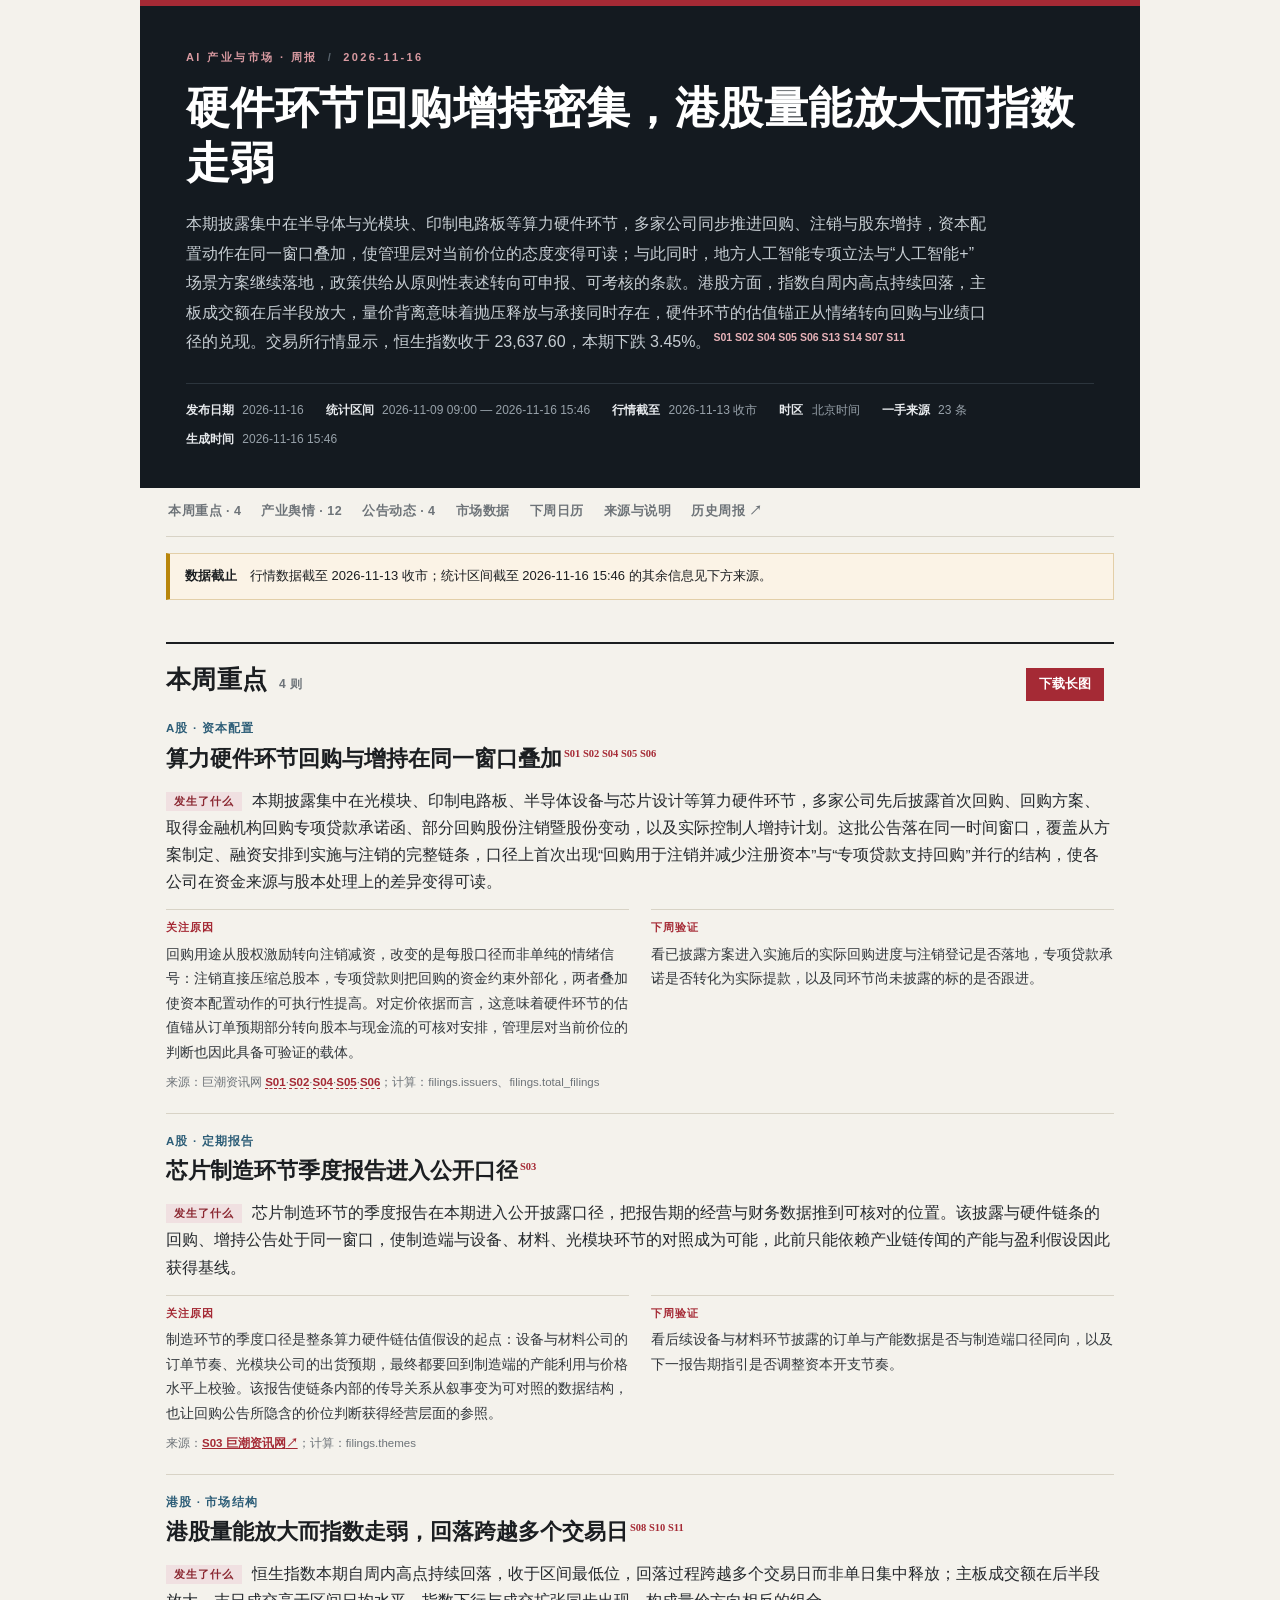
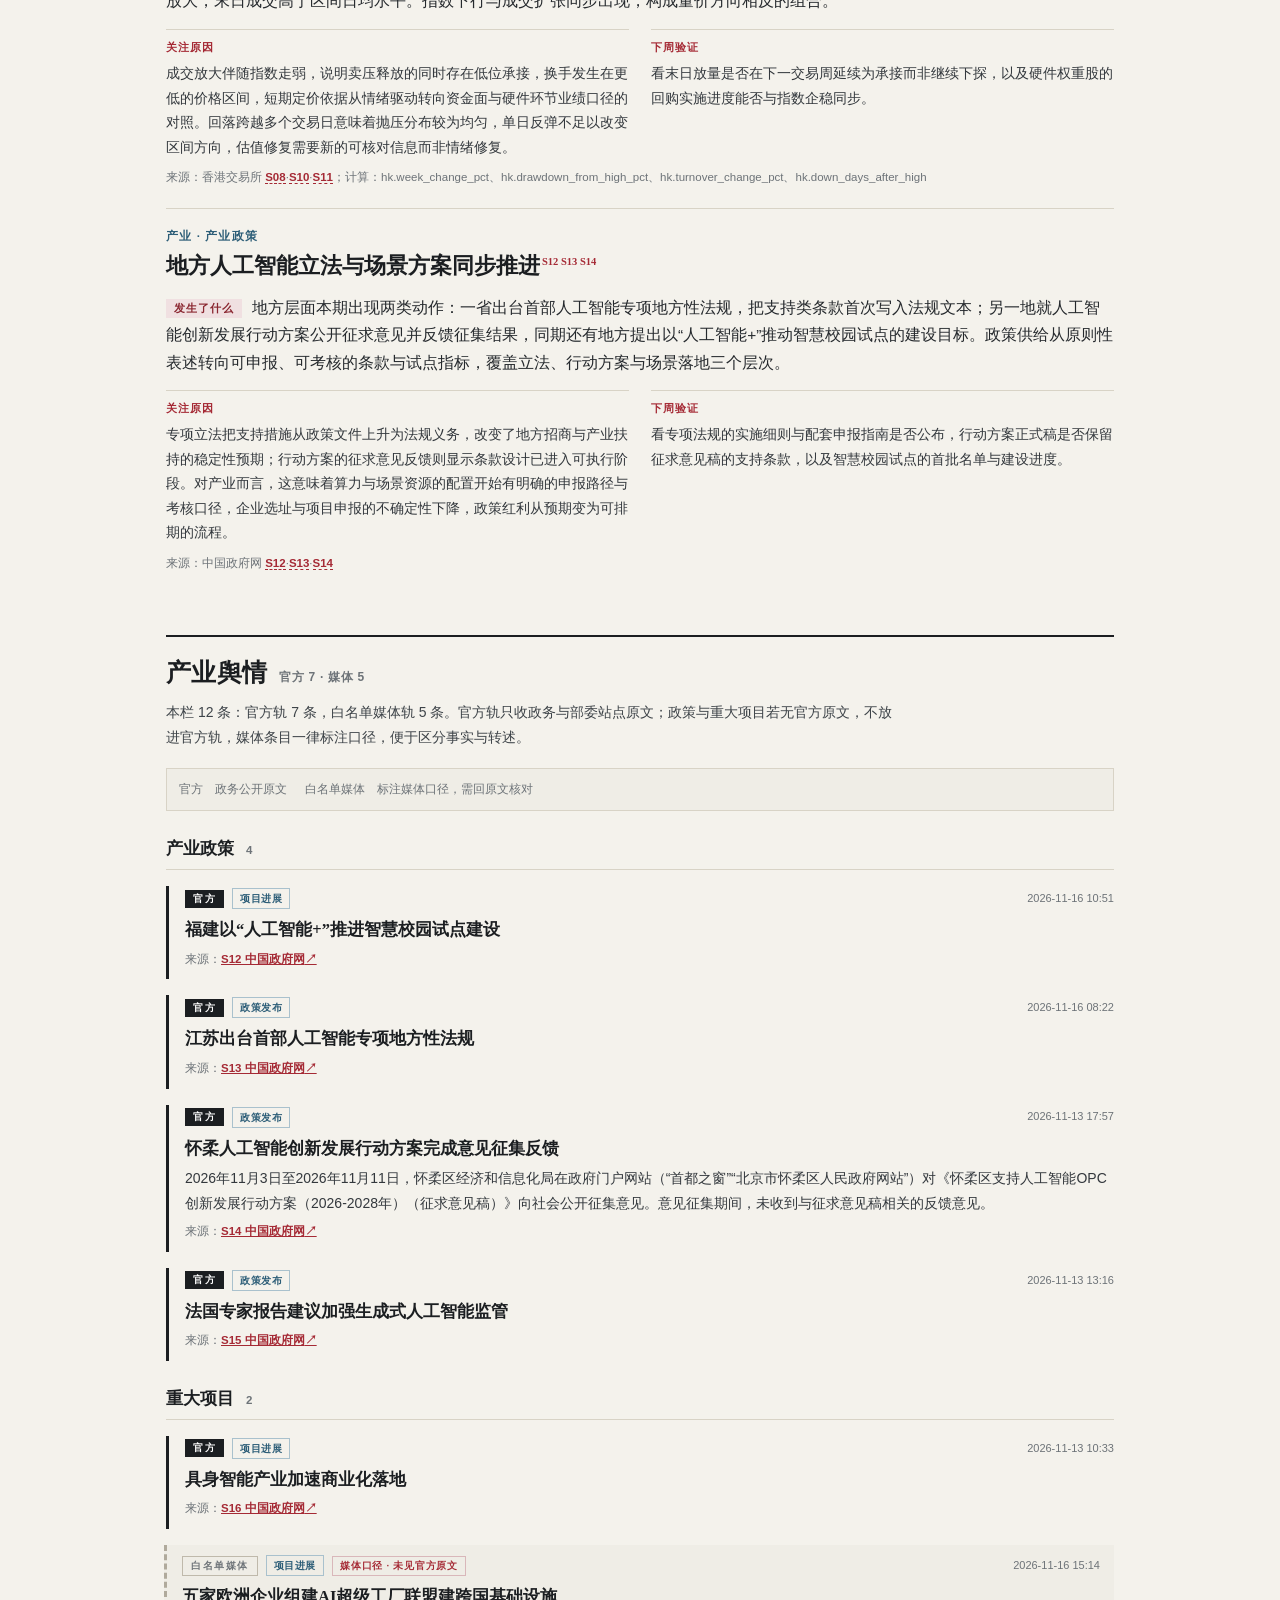
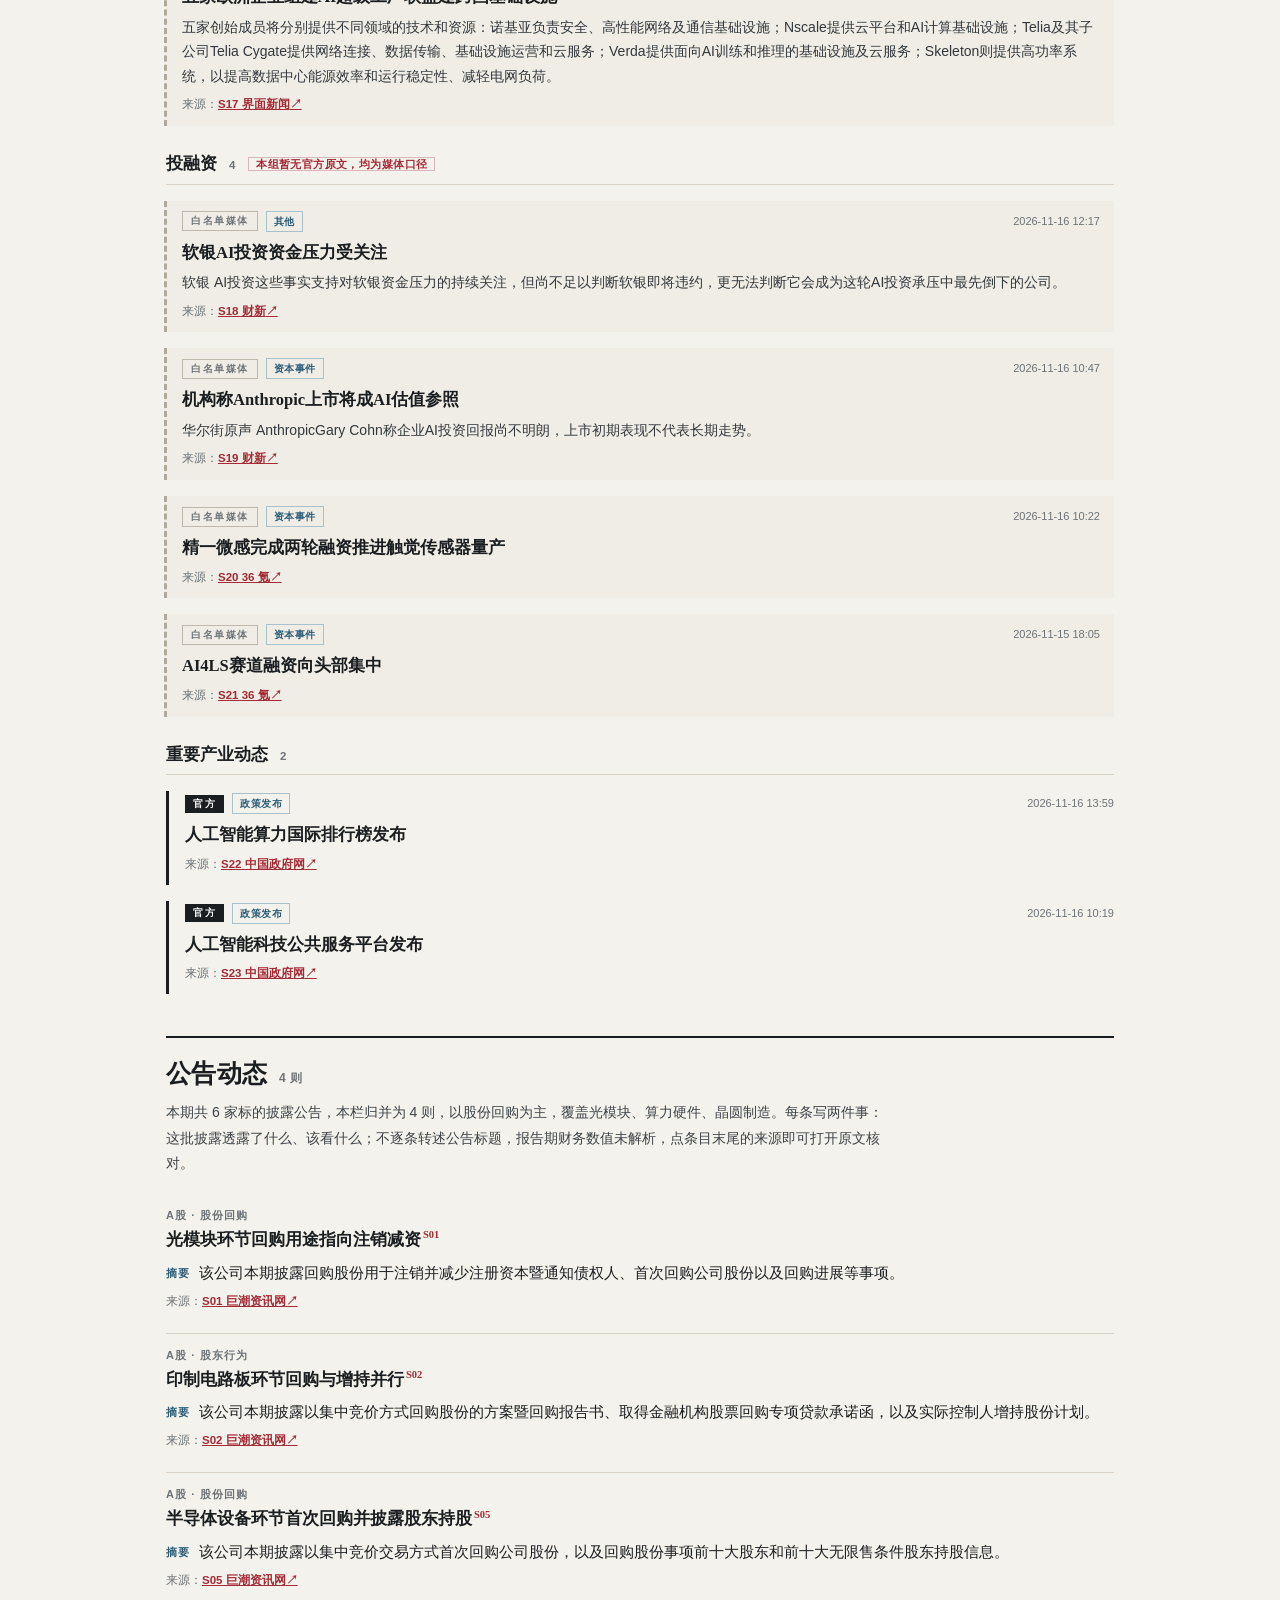
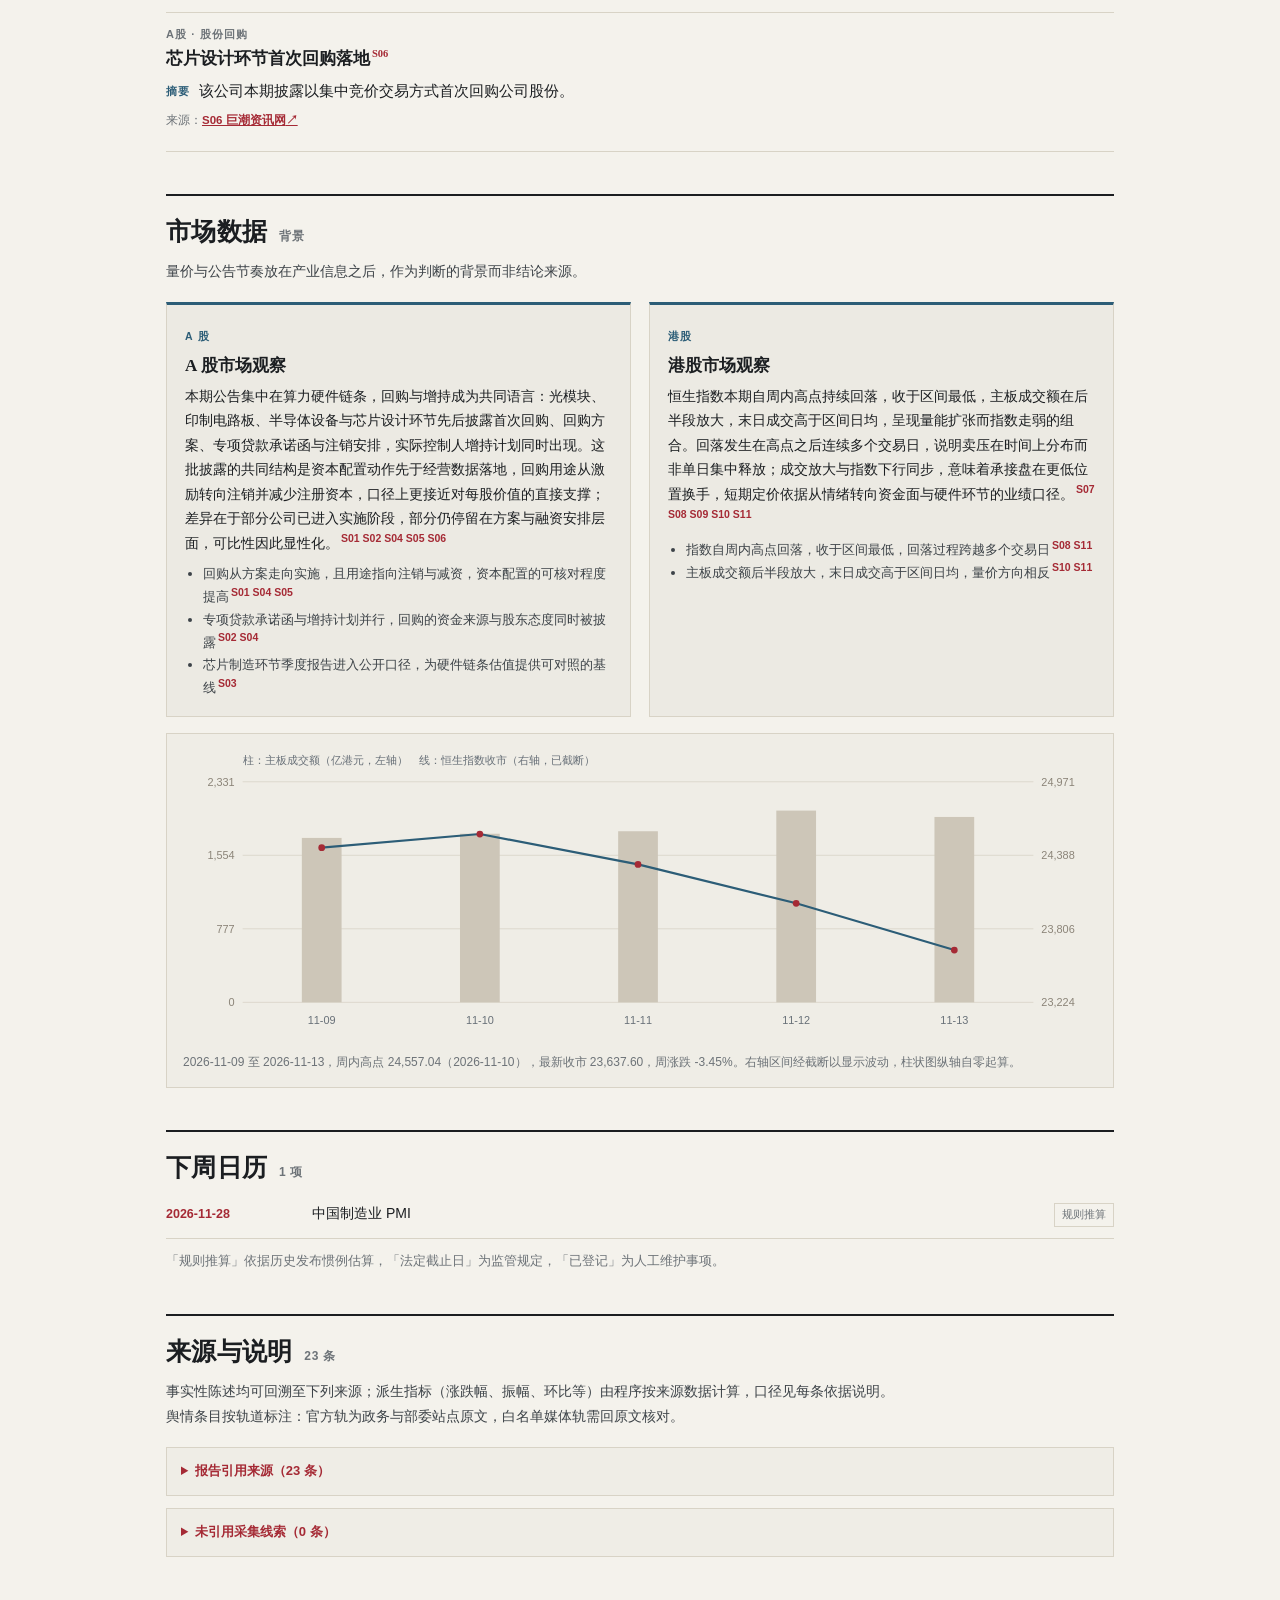
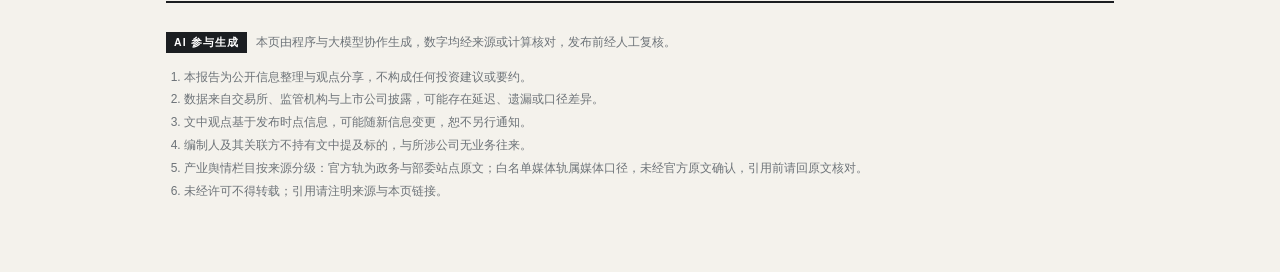
<file: weekly/2026-11-16.html>
<!doctype html>
<html lang="zh-CN"><head><meta charset="utf-8"><meta name="viewport" content="width=device-width, initial-scale=1">
<meta name="description" content="本期披露集中在半导体与光模块、印制电路板等算力硬件环节，多家公司同步推进回购、注销与股东增持，资本配置动作在同一窗口叠加，使管理层对当前价位的态度变得可读；与此同时，地方人工智能专项立法与“人工智能+”场景方案继续落地，政策供给从原则性表述转向可申报、可考核的条款。港股方面，指数自周内高点持续回落，主板成交额在后半段放大，量价背离意味着抛压释放与承接同时存在，硬件环节的估值锚正从情绪转向回购与业绩口径的兑现。交易所行情显示，恒生指数收于 23,637.60，本期下跌 3.45%。">
<meta name="generator" content="ai-market-weekly 2026-11-16">
<title>硬件环节回购增持密集，港股量能放大而指数走弱｜AI 产业与市场周报</title>
<style>
:root{
  --paper:#f4f2ec; --ink:#1b1e21; --muted:#6d7378; --line:#d8d3c6;
  --red:#a52a35; --night:#141a20; --blue:#2c5d77; --panel:#eceae3; --panel-soft:#efede6;
  --serif:"Source Han Serif SC","Noto Serif SC","Songti SC",Georgia,"SimSun",serif;
  --sans:"PingFang SC","Microsoft YaHei","Hiragino Sans GB",Arial,sans-serif;
}
*{box-sizing:border-box}
[hidden]{display:none!important}
body{margin:0;background:var(--paper);color:var(--ink);font:15.5px/1.75 var(--sans);-webkit-font-smoothing:antialiased}
.wrap{max-width:1000px;margin:auto;padding:24px 26px 60px}
a{color:inherit}
.shell{max-width:1000px;margin:0 auto;padding:0 26px 70px}

/* 报头 */
.masthead{background:var(--night);color:#fff;margin:0 -26px;padding:46px 46px 38px;border-top:6px solid var(--red)}
.masthead .kicker{margin:0 0 18px;font:700 11px/1 var(--sans);letter-spacing:.22em;color:#d99aa1;text-transform:uppercase}
.masthead .kicker .sep{margin:0 10px;color:#5b666f}
.masthead h1{font:800 clamp(28px,4.2vw,44px)/1.25 var(--serif);margin:0 0 18px;letter-spacing:.01em}
.masthead .standfirst{margin:0;color:#c7ced3;font-size:16px;line-height:1.85;max-width:50em}
.masthead .standfirst .cite a{color:#e7b2b8}
.masthead-facts{display:flex;flex-wrap:wrap;gap:8px 22px;margin-top:26px;padding-top:16px;border-top:1px solid #2c353d;color:#98a2aa;font-size:12px}
.masthead-facts b{color:#e6e9ec;font-weight:700;margin-right:5px}

/* 目录：横向吸顶，取代原来的左栏 */
.toc{position:sticky;top:0;z-index:20;display:flex;gap:20px;overflow-x:auto;padding:13px 2px;margin:0;
  background:var(--paper);border-bottom:1px solid var(--line);scrollbar-width:none}
.toc::-webkit-scrollbar{display:none}
.toc a{flex:0 0 auto;font:800 12.5px/1 var(--sans);letter-spacing:.04em;color:var(--muted);text-decoration:none;padding:4px 0;border-bottom:2px solid transparent}
.toc a:hover{color:var(--red);border-bottom-color:var(--red)}

/* 区块 */
.block{border-top:2px solid var(--ink);margin-top:42px;padding-top:20px;scroll-margin-top:58px}
.block-head{display:flex;align-items:baseline;justify-content:space-between;gap:14px;flex-wrap:wrap}
.block-head h2{font:800 25px/1.3 var(--serif);margin:0;letter-spacing:.01em}
.count{font:700 12px/1 var(--sans);color:var(--muted);letter-spacing:.06em;margin-left:12px;white-space:nowrap;font-weight:700}
.block-lead{color:#3d4348;font-size:14px;line-height:1.8;margin:10px 0 18px;max-width:52em}
.empty{color:var(--muted);font-size:14px;padding:16px 0}
.note{font-size:12.5px;color:var(--muted);line-height:1.7}

/* 重点条目 */
.story{padding:22px 0 20px;border-bottom:1px solid var(--line)}
.story:last-of-type{border-bottom:none}
.story .meta{font:700 11.5px/1 var(--sans);letter-spacing:.1em;color:var(--blue);margin:0 0 8px;text-transform:uppercase}
.story h3{font:800 22px/1.45 var(--serif);margin:0 0 12px}
.story .reported{margin:0 0 14px;font-size:15.5px;color:#25292d}
.reported b{display:inline-block;background:#f0e0e1;color:#8a2630;font:800 10.5px/1.8 var(--sans);letter-spacing:.1em;padding:0 8px;margin-right:10px;vertical-align:1px}
.triple{display:grid;grid-template-columns:1fr 1fr;gap:22px;margin-top:6px}
.triple>div{border-top:1px solid var(--line);padding-top:9px;font-size:14px;line-height:1.75;color:#33383d}
.triple b{display:block;color:var(--red);font:800 11px/1.6 var(--sans);letter-spacing:.1em;margin-bottom:5px}

/* 产业舆情：单列，用轨别徽标与左侧边线区分，不做左右分栏 */
.intel-legend{display:flex;flex-wrap:wrap;align-items:center;gap:8px 12px;font-size:12px;color:var(--muted);
  padding:10px 12px;background:var(--panel-soft);border:1px solid var(--line);margin:0 0 6px}
.intel-legend .legend{margin-left:6px}
.intel-legend .legend:first-child{margin-left:0}
.thread{margin-top:26px}
.thread h3{font:800 17px/1.4 var(--serif);margin:0 0 4px;padding-bottom:8px;border-bottom:1px solid var(--line)}
.thread h3 .count{font-size:11.5px}
.thread-flag{font:700 10.5px/1.6 var(--sans);letter-spacing:.04em;color:var(--red);border:1px solid #d9b7ba;padding:0 7px;margin-left:12px;vertical-align:1px}
.intel{border-left:3px solid var(--ink);padding:2px 0 10px 16px;margin:16px 0 0}
/* 媒体轨：淡底 + 虚线边 + 描边徽标，和官方轨一眼可分，但不做左右分栏 */
.intel.track-media{background:var(--panel-soft);border-left:3px dashed #b0aa9c;padding:10px 14px 11px 15px;margin-left:-2px}
.intel-head{display:flex;align-items:center;gap:8px;flex-wrap:wrap}
.intel-head .track{font:800 9.5px/1.7 var(--sans);letter-spacing:.16em;padding:1px 8px;background:var(--ink);color:#fff}
.track-media .intel-head .track{background:none;color:var(--muted);border:1px solid #bfb9ab}
.intel-head .chip{font:700 10px/1.7 var(--sans);letter-spacing:.06em;color:var(--blue);border:1px solid #a9c1cd;padding:1px 7px}
.intel-head .caveat{font:700 9.5px/1.7 var(--sans);letter-spacing:.08em;color:var(--red);border:1px solid #d9b7ba;padding:1px 7px}
.intel-head .stamp{font-size:11px;color:var(--muted);margin-left:auto}
.intel h4{font:700 16.5px/1.55 var(--serif);margin:8px 0 5px}
.intel .reading{margin:0;font-size:14px;line-height:1.75;color:#33383d}
.intel .source{margin-top:6px}

/* 公告动态 */
.update{padding:16px 0;border-bottom:1px solid var(--line)}
.update .meta{font:700 11px/1 var(--sans);letter-spacing:.1em;color:var(--muted);margin:0 0 6px}
.update h3{font:800 17px/1.5 var(--serif);margin:3px 0 8px}
.update p{margin:5px 0}
.update .reading{margin:6px 0 0;font-size:14.5px}
.reading b{display:inline-block;color:var(--blue);font:800 10.5px/1.7 var(--sans);letter-spacing:.1em;margin-right:9px;vertical-align:1px}
.update .takeaway{margin:9px 0 2px;padding:0 0 0 12px;background:none;border-left:2px solid var(--line);font-size:14px;line-height:1.75;color:#3a3f44}
.update .takeaway b{display:inline-block;color:var(--muted);font:800 10.5px/1.7 var(--sans);letter-spacing:.1em;margin-right:9px}

/* 市场数据 */
.market-grid{display:grid;grid-template-columns:1fr 1fr;gap:18px;margin-top:4px}
.market{background:var(--panel);border:1px solid var(--line);border-top:3px solid var(--blue);padding:16px 18px}
.market .tag{font:800 10.5px/1 var(--sans);letter-spacing:.12em;color:var(--blue)}
.market h3{margin:6px 0 6px;font:800 17px/1.4 var(--serif)}
.market p{margin:0 0 8px;font-size:14px}
.market ul{margin:0;padding-left:18px;font-size:13px;color:#3d4348}

/* 日历与回顾 */
.calendar{list-style:none;padding:0;margin:6px 0 0}
.calendar li{border-bottom:1px solid var(--line);padding:11px 0;display:flex;gap:14px;flex-wrap:wrap;align-items:baseline}
.calendar .when{font:800 12.5px/1.6 var(--sans);color:var(--red);min-width:132px}
.calendar .what{flex:1 1 240px;font-size:14px}
.calendar .tag-certainty{font-size:11px;color:var(--muted);border:1px solid var(--line);padding:1px 7px;white-space:nowrap}
.prev-check{list-style:none;padding:0;margin:6px 0 0}
.prev-check li{border-bottom:1px solid var(--line);padding:11px 0;font-size:14px}
.prev-check .status{font:800 12px/1.6 var(--sans);margin-right:9px}
.status-兑现{color:#0f6e56}
.status-未兑现{color:var(--red)}
.status-待验证{color:var(--muted)}

/* 来源与页脚 */
.source{font-size:11.5px;color:var(--muted);margin:8px 0 0;line-height:1.8}
.source a{color:var(--red);font-weight:800}
.source a.sid{font-weight:800;color:var(--red);text-decoration:none;border-bottom:1px dashed currentColor}
.source a.sid:hover{border-bottom-style:solid}
.source a.sid-more{font-size:11px;font-weight:700;color:var(--muted);text-decoration:none;margin-left:4px}
.source a.sid-more:hover{color:var(--red)}
.source-details{margin:12px 0;border:1px solid var(--line);background:var(--panel-soft);padding:0 14px}
.source-details summary{padding:12px 0;cursor:pointer;font-weight:800;color:var(--red);font-size:13px}
.sources{padding-left:22px;margin:0 0 12px}
.sources li{padding:9px 0;border-bottom:1px solid var(--line);font-size:12.5px;overflow-wrap:anywhere;line-height:1.7}
.sources a{color:var(--red);font-weight:800}
.sources small{color:var(--muted)}
.disclaimer{border-top:2px solid var(--ink);margin-top:44px;padding-top:16px;font-size:12px;color:var(--muted);line-height:1.9}
.disclaimer ol{margin:8px 0 0;padding-left:18px}
.cite{font-size:10.5px;line-height:0;margin-left:2px}
.cite a{color:var(--red);text-decoration:none;font-weight:800}
.cite a:hover{text-decoration:underline}
.badge-ai{display:inline-block;background:var(--ink);color:#fff;font:800 10.5px/1.8 var(--sans);letter-spacing:.1em;padding:1px 8px;margin-right:9px}
.datacut{background:#fbf3e6;border:1px solid #e3cfa8;border-left:4px solid #b8860b;padding:11px 15px;margin:16px 0;font-size:13px}
.export-actions{display:flex;align-items:center;gap:10px}
.export-button{border:1px solid var(--red);background:var(--red);color:#fff;font-family:var(--sans);font-size:12.5px;font-weight:700;padding:7px 12px;cursor:pointer}
.export-button:hover{background:#81212b}
.export-button:disabled{opacity:.6;cursor:wait}
.export-status{font-size:12px;color:var(--muted)}
a:focus-visible{outline:2px solid var(--red);outline-offset:3px}

@media(max-width:780px){
  .shell{padding:0 16px 50px}
  .masthead{margin:0 -16px;padding:32px 20px 26px}
  .masthead .standfirst{font-size:15px}
  .toc{gap:14px}
  .block-head h2{font-size:21px}
  .story h3{font-size:19px}
  .triple,.market-grid{grid-template-columns:1fr;gap:14px}
  .calendar .when{min-width:auto}
}

/* 图表与零散组件；版面骨架与舆情组件在 site.css */
.chart{margin:16px 0 4px;border:1px solid var(--line);background:var(--panel-soft);padding:14px 16px}
.chart svg{display:block;width:100%;height:auto}
.chart-cap{margin:6px 0 0;color:var(--muted);font-size:12px}
.announcements{margin:8px 0 0;padding-left:18px;font-size:12.5px;color:var(--muted)}
.announcements li{margin:2px 0}
.theme-chip{display:inline-block;font-size:10.5px;color:var(--blue);border:1px solid #a9c1cd;padding:0 6px;margin-left:6px;vertical-align:1px}

</style></head><body><div class="shell">
<header class="masthead">
<p class="kicker">AI 产业与市场 · 周报<span class="sep">/</span>2026-11-16</p>
<h1>硬件环节回购增持密集，港股量能放大而指数走弱</h1>
<p class="standfirst">本期披露集中在半导体与光模块、印制电路板等算力硬件环节，多家公司同步推进回购、注销与股东增持，资本配置动作在同一窗口叠加，使管理层对当前价位的态度变得可读；与此同时，地方人工智能专项立法与“人工智能+”场景方案继续落地，政策供给从原则性表述转向可申报、可考核的条款。港股方面，指数自周内高点持续回落，主板成交额在后半段放大，量价背离意味着抛压释放与承接同时存在，硬件环节的估值锚正从情绪转向回购与业绩口径的兑现。交易所行情显示，恒生指数收于 23,637.60，本期下跌 3.45%。<sup class="cite"><a href="#S01">S01</a> <a href="#S02">S02</a> <a href="#S04">S04</a> <a href="#S05">S05</a> <a href="#S06">S06</a> <a href="#S13">S13</a> <a href="#S14">S14</a> <a href="#S07">S07</a> <a href="#S11">S11</a></sup></p>
<div class="masthead-facts"><span><b>发布日期</b> 2026-11-16</span><span><b>统计区间</b> 2026-11-09 09:00 — 2026-11-16 15:46</span><span><b>行情截至</b> 2026-11-13 收市</span><span><b>时区</b> 北京时间</span><span><b>一手来源</b> 23 条</span><span><b>生成时间</b> 2026-11-16 15:46</span></div>
</header>
<nav class="toc"><a href="#focus">本周重点 · 4</a><a href="#intel">产业舆情 · 12</a><a href="#filings">公告动态 · 4</a><a href="#markets">市场数据</a><a href="#outlook">下周日历</a><a href="#sources">来源与说明</a><a href="./">历史周报 ↗</a></nav>
<div class="datacut"><b>数据截止</b>　行情数据截至 2026-11-13 收市；统计区间截至 2026-11-16 15:46 的其余信息见下方来源。</div>
<main>
<section id="focus" class="block">
<div class="block-head"><h2>本周重点<span class="count">4 则</span></h2>
<div class="export-actions"><button class="export-button" type="button" data-export-highlights>下载长图</button><span class="export-status" data-export-status aria-live="polite"></span></div></div>
<article class="story"><p class="meta">A股 · 资本配置</p><h3>算力硬件环节回购与增持在同一窗口叠加<sup class="cite"><a href="#S01">S01</a> <a href="#S02">S02</a> <a href="#S04">S04</a> <a href="#S05">S05</a> <a href="#S06">S06</a></sup></h3><p class="reported"><b>发生了什么</b>本期披露集中在光模块、印制电路板、半导体设备与芯片设计等算力硬件环节，多家公司先后披露首次回购、回购方案、取得金融机构回购专项贷款承诺函、部分回购股份注销暨股份变动，以及实际控制人增持计划。这批公告落在同一时间窗口，覆盖从方案制定、融资安排到实施与注销的完整链条，口径上首次出现“回购用于注销并减少注册资本”与“专项贷款支持回购”并行的结构，使各公司在资金来源与股本处理上的差异变得可读。</p><div class="triple"><div class="analysis"><b>关注原因</b>回购用途从股权激励转向注销减资，改变的是每股口径而非单纯的情绪信号：注销直接压缩总股本，专项贷款则把回购的资金约束外部化，两者叠加使资本配置动作的可执行性提高。对定价依据而言，这意味着硬件环节的估值锚从订单预期部分转向股本与现金流的可核对安排，管理层对当前价位的判断也因此具备可验证的载体。</div><div class="watch"><b>下周验证</b>看已披露方案进入实施后的实际回购进度与注销登记是否落地，专项贷款承诺是否转化为实际提款，以及同环节尚未披露的标的是否跟进。</div></div><p class="source">来源：巨潮资讯网 <a class="sid" href="https://static.cninfo.com.cn/finalpage/2026-11-09/1225664193.PDF" target="_blank" rel="noopener noreferrer" title="打开原文">S01</a>·<a class="sid" href="https://static.cninfo.com.cn/finalpage/2026-11-10/1225664245.PDF" target="_blank" rel="noopener noreferrer" title="打开原文">S02</a>·<a class="sid" href="https://static.cninfo.com.cn/finalpage/2026-11-13/1225669717.PDF" target="_blank" rel="noopener noreferrer" title="打开原文">S04</a>·<a class="sid" href="https://static.cninfo.com.cn/finalpage/2026-11-10/1225664206.PDF" target="_blank" rel="noopener noreferrer" title="打开原文">S05</a>·<a class="sid" href="https://static.cninfo.com.cn/finalpage/2026-11-10/1225663557.PDF" target="_blank" rel="noopener noreferrer" title="打开原文">S06</a>；计算：filings.issuers、filings.total_filings</p></article><article class="story"><p class="meta">A股 · 定期报告</p><h3>芯片制造环节季度报告进入公开口径<sup class="cite"><a href="#S03">S03</a></sup></h3><p class="reported"><b>发生了什么</b>芯片制造环节的季度报告在本期进入公开披露口径，把报告期的经营与财务数据推到可核对的位置。该披露与硬件链条的回购、增持公告处于同一窗口，使制造端与设备、材料、光模块环节的对照成为可能，此前只能依赖产业链传闻的产能与盈利假设因此获得基线。</p><div class="triple"><div class="analysis"><b>关注原因</b>制造环节的季度口径是整条算力硬件链估值假设的起点：设备与材料公司的订单节奏、光模块公司的出货预期，最终都要回到制造端的产能利用与价格水平上校验。该报告使链条内部的传导关系从叙事变为可对照的数据结构，也让回购公告所隐含的价位判断获得经营层面的参照。</div><div class="watch"><b>下周验证</b>看后续设备与材料环节披露的订单与产能数据是否与制造端口径同向，以及下一报告期指引是否调整资本开支节奏。</div></div><p class="source">来源：<a href="https://static.cninfo.com.cn/finalpage/2026-11-13/1225669092.PDF" target="_blank" rel="noopener noreferrer">S03 巨潮资讯网<span class="ext">↗</span></a>；计算：filings.themes</p></article><article class="story"><p class="meta">港股 · 市场结构</p><h3>港股量能放大而指数走弱，回落跨越多个交易日<sup class="cite"><a href="#S08">S08</a> <a href="#S10">S10</a> <a href="#S11">S11</a></sup></h3><p class="reported"><b>发生了什么</b>恒生指数本期自周内高点持续回落，收于区间最低位，回落过程跨越多个交易日而非单日集中释放；主板成交额在后半段放大，末日成交高于区间日均水平。指数下行与成交扩张同步出现，构成量价方向相反的组合。</p><div class="triple"><div class="analysis"><b>关注原因</b>成交放大伴随指数走弱，说明卖压释放的同时存在低位承接，换手发生在更低的价格区间，短期定价依据从情绪驱动转向资金面与硬件环节业绩口径的对照。回落跨越多个交易日意味着抛压分布较为均匀，单日反弹不足以改变区间方向，估值修复需要新的可核对信息而非情绪修复。</div><div class="watch"><b>下周验证</b>看末日放量是否在下一交易周延续为承接而非继续下探，以及硬件权重股的回购实施进度能否与指数企稳同步。</div></div><p class="source">来源：香港交易所 <a class="sid" href="https://www.hkex.com.hk/eng/stat/smstat/dayquot/d261110e.htm" target="_blank" rel="noopener noreferrer" title="打开原文">S08</a>·<a class="sid" href="https://www.hkex.com.hk/eng/stat/smstat/dayquot/d261112e.htm" target="_blank" rel="noopener noreferrer" title="打开原文">S10</a>·<a class="sid" href="https://www.hkex.com.hk/eng/stat/smstat/dayquot/d261113e.htm" target="_blank" rel="noopener noreferrer" title="打开原文">S11</a>；计算：hk.week_change_pct、hk.drawdown_from_high_pct、hk.turnover_change_pct、hk.down_days_after_high</p></article><article class="story"><p class="meta">产业 · 产业政策</p><h3>地方人工智能立法与场景方案同步推进<sup class="cite"><a href="#S12">S12</a> <a href="#S13">S13</a> <a href="#S14">S14</a></sup></h3><p class="reported"><b>发生了什么</b>地方层面本期出现两类动作：一省出台首部人工智能专项地方性法规，把支持类条款首次写入法规文本；另一地就人工智能创新发展行动方案公开征求意见并反馈征集结果，同期还有地方提出以“人工智能+”推动智慧校园试点的建设目标。政策供给从原则性表述转向可申报、可考核的条款与试点指标，覆盖立法、行动方案与场景落地三个层次。</p><div class="triple"><div class="analysis"><b>关注原因</b>专项立法把支持措施从政策文件上升为法规义务，改变了地方招商与产业扶持的稳定性预期；行动方案的征求意见反馈则显示条款设计已进入可执行阶段。对产业而言，这意味着算力与场景资源的配置开始有明确的申报路径与考核口径，企业选址与项目申报的不确定性下降，政策红利从预期变为可排期的流程。</div><div class="watch"><b>下周验证</b>看专项法规的实施细则与配套申报指南是否公布，行动方案正式稿是否保留征求意见稿的支持条款，以及智慧校园试点的首批名单与建设进度。</div></div><p class="source">来源：中国政府网 <a class="sid" href="https://www.szzg.gov.cn/2026/xwzx/szkx/202611/t20261116_5393424.htm" target="_blank" rel="noopener noreferrer" title="打开原文">S12</a>·<a class="sid" href="https://www.zgjssw.gov.cn/yaowen/202611/t20261116_8598363.shtml" target="_blank" rel="noopener noreferrer" title="打开原文">S13</a>·<a class="sid" href="https://www.beijing.gov.cn/hudong/gfxwjzj/qjfkxx/202611/t20261113_4945365.html" target="_blank" rel="noopener noreferrer" title="打开原文">S14</a></p></article>
</section>
<section id="intel" class="block">
<div class="block-head"><h2>产业舆情<span class="count">官方 7 · 媒体 5</span></h2></div>
<p class="block-lead">本栏 12 条：官方轨 7 条，白名单媒体轨 5 条。官方轨只收政务与部委站点原文；政策与重大项目若无官方原文，不放进官方轨，媒体条目一律标注口径，便于区分事实与转述。</p><div class="intel-legend"><span class="legend legend-official">官方</span>政务公开原文<span class="legend legend-media">白名单媒体</span>标注媒体口径，需回原文核对</div><div class="thread"><h3>产业政策<span class="count">4</span></h3><article class="intel track-official"><div class="intel-head"><span class="track">官方</span><span class="chip">项目进展</span><span class="stamp">2026-11-16 10:51</span></div><h4>福建以“人工智能+”推进智慧校园试点建设</h4><p class="source">来源：<a href="https://www.szzg.gov.cn/2026/xwzx/szkx/202611/t20261116_5393424.htm" target="_blank" rel="noopener noreferrer">S12 中国政府网<span class="ext">↗</span></a></p></article><article class="intel track-official"><div class="intel-head"><span class="track">官方</span><span class="chip">政策发布</span><span class="stamp">2026-11-16 08:22</span></div><h4>江苏出台首部人工智能专项地方性法规</h4><p class="source">来源：<a href="https://www.zgjssw.gov.cn/yaowen/202611/t20261116_8598363.shtml" target="_blank" rel="noopener noreferrer">S13 中国政府网<span class="ext">↗</span></a></p></article><article class="intel track-official"><div class="intel-head"><span class="track">官方</span><span class="chip">政策发布</span><span class="stamp">2026-11-13 17:57</span></div><h4>怀柔人工智能创新发展行动方案完成意见征集反馈</h4><p class="reading">2026年11月3日至2026年11月11日，怀柔区经济和信息化局在政府门户网站（“首都之窗”“北京市怀柔区人民政府网站”）对《怀柔区支持人工智能OPC创新发展行动方案（2026-2028年）（征求意见稿）》向社会公开征集意见。意见征集期间，未收到与征求意见稿相关的反馈意见。</p><p class="source">来源：<a href="https://www.beijing.gov.cn/hudong/gfxwjzj/qjfkxx/202611/t20261113_4945365.html" target="_blank" rel="noopener noreferrer">S14 中国政府网<span class="ext">↗</span></a></p></article><article class="intel track-official"><div class="intel-head"><span class="track">官方</span><span class="chip">政策发布</span><span class="stamp">2026-11-13 13:16</span></div><h4>法国专家报告建议加强生成式人工智能监管</h4><p class="source">来源：<a href="https://www.ncsti.gov.cn/kjdt/kjrd/rgzn_kjrd/202611/t20261113_263166.html" target="_blank" rel="noopener noreferrer">S15 中国政府网<span class="ext">↗</span></a></p></article></div><div class="thread"><h3>重大项目<span class="count">2</span></h3><article class="intel track-official"><div class="intel-head"><span class="track">官方</span><span class="chip">项目进展</span><span class="stamp">2026-11-13 10:33</span></div><h4>具身智能产业加速商业化落地</h4><p class="source">来源：<a href="https://www.szzg.gov.cn/2026/szzg/xyzx/202611/t20261113_5392856.htm" target="_blank" rel="noopener noreferrer">S16 中国政府网<span class="ext">↗</span></a></p></article><article class="intel track-media"><div class="intel-head"><span class="track">白名单媒体</span><span class="chip">项目进展</span><span class="caveat">媒体口径 · 未见官方原文</span><span class="stamp">2026-11-16 15:14</span></div><h4>五家欧洲企业组建AI超级工厂联盟建跨国基础设施</h4><p class="reading">五家创始成员将分别提供不同领域的技术和资源：诺基亚负责安全、高性能网络及通信基础设施；Nscale提供云平台和AI计算基础设施；Telia及其子公司Telia Cygate提供网络连接、数据传输、基础设施运营和云服务；Verda提供面向AI训练和推理的基础设施及云服务；Skeleton则提供高功率系统，以提高数据中心能源效率和运行稳定性、减轻电网负荷。</p><p class="source">来源：<a href="https://www.jiemian.com/article/15337145.html" target="_blank" rel="noopener noreferrer">S17 界面新闻<span class="ext">↗</span></a></p></article></div><div class="thread"><h3>投融资<span class="count">4</span><span class="thread-flag">本组暂无官方原文，均为媒体口径</span></h3><article class="intel track-media"><div class="intel-head"><span class="track">白名单媒体</span><span class="chip">其他</span><span class="stamp">2026-11-16 12:17</span></div><h4>软银AI投资资金压力受关注</h4><p class="reading">软银 AI投资这些事实支持对软银资金压力的持续关注，但尚不足以判断软银即将违约，更无法判断它会成为这轮AI投资承压中最先倒下的公司。</p><p class="source">来源：<a href="https://database.caixin.com/2026-11-16/102505208.html" target="_blank" rel="noopener noreferrer">S18 财新<span class="ext">↗</span></a></p></article><article class="intel track-media"><div class="intel-head"><span class="track">白名单媒体</span><span class="chip">资本事件</span><span class="stamp">2026-11-16 10:47</span></div><h4>机构称Anthropic上市将成AI估值参照</h4><p class="reading">华尔街原声 AnthropicGary Cohn称企业AI投资回报尚不明朗，上市初期表现不代表长期走势。</p><p class="source">来源：<a href="https://database.caixin.com/2026-11-16/102505163.html" target="_blank" rel="noopener noreferrer">S19 财新<span class="ext">↗</span></a></p></article><article class="intel track-media"><div class="intel-head"><span class="track">白名单媒体</span><span class="chip">资本事件</span><span class="stamp">2026-11-16 10:22</span></div><h4>精一微感完成两轮融资推进触觉传感器量产</h4><p class="source">来源：<a href="https://m.36kr.com/p/4070932645172105" target="_blank" rel="noopener noreferrer">S20 36 氪<span class="ext">↗</span></a></p></article><article class="intel track-media"><div class="intel-head"><span class="track">白名单媒体</span><span class="chip">资本事件</span><span class="stamp">2026-11-15 18:05</span></div><h4>AI4LS赛道融资向头部集中</h4><p class="source">来源：<a href="https://www.36kr.com/p/4070263453373317" target="_blank" rel="noopener noreferrer">S21 36 氪<span class="ext">↗</span></a></p></article></div><div class="thread"><h3>重要产业动态<span class="count">2</span></h3><article class="intel track-official"><div class="intel-head"><span class="track">官方</span><span class="chip">政策发布</span><span class="stamp">2026-11-16 13:59</span></div><h4>人工智能算力国际排行榜发布</h4><p class="source">来源：<a href="https://www.ncsti.gov.cn/kjdt/kjrd/202611/t20261116_263637.html" target="_blank" rel="noopener noreferrer">S22 中国政府网<span class="ext">↗</span></a></p></article><article class="intel track-official"><div class="intel-head"><span class="track">官方</span><span class="chip">政策发布</span><span class="stamp">2026-11-16 10:19</span></div><h4>人工智能科技公共服务平台发布</h4><p class="source">来源：<a href="https://www.ncsti.gov.cn/kjdt/kjrd/202611/t20261116_263502.html" target="_blank" rel="noopener noreferrer">S23 中国政府网<span class="ext">↗</span></a></p></article></div>
</section>
<section id="filings" class="block"><div class="block-head"><h2>公告动态<span class="count">4 则</span></h2></div><p class="block-lead">本期共 6 家标的披露公告，本栏归并为 4 则，以股份回购为主，覆盖光模块、算力硬件、晶圆制造。每条写两件事：这批披露透露了什么、该看什么；不逐条转述公告标题，报告期财务数值未解析，点条目末尾的来源即可打开原文核对。</p><article class="update"><p class="meta">A股 · 股份回购</p><h3>光模块环节回购用途指向注销减资<sup class="cite"><a href="#S01">S01</a></sup></h3><p class="reading"><b>摘要</b>该公司本期披露回购股份用于注销并减少注册资本暨通知债权人、首次回购公司股份以及回购进展等事项。</p><p class="source">来源：<a href="https://static.cninfo.com.cn/finalpage/2026-11-09/1225664193.PDF" target="_blank" rel="noopener noreferrer">S01 巨潮资讯网<span class="ext">↗</span></a></p></article><article class="update"><p class="meta">A股 · 股东行为</p><h3>印制电路板环节回购与增持并行<sup class="cite"><a href="#S02">S02</a></sup></h3><p class="reading"><b>摘要</b>该公司本期披露以集中竞价方式回购股份的方案暨回购报告书、取得金融机构股票回购专项贷款承诺函，以及实际控制人增持股份计划。</p><p class="source">来源：<a href="https://static.cninfo.com.cn/finalpage/2026-11-10/1225664245.PDF" target="_blank" rel="noopener noreferrer">S02 巨潮资讯网<span class="ext">↗</span></a></p></article><article class="update"><p class="meta">A股 · 股份回购</p><h3>半导体设备环节首次回购并披露股东持股<sup class="cite"><a href="#S05">S05</a></sup></h3><p class="reading"><b>摘要</b>该公司本期披露以集中竞价交易方式首次回购公司股份，以及回购股份事项前十大股东和前十大无限售条件股东持股信息。</p><p class="source">来源：<a href="https://static.cninfo.com.cn/finalpage/2026-11-10/1225664206.PDF" target="_blank" rel="noopener noreferrer">S05 巨潮资讯网<span class="ext">↗</span></a></p></article><article class="update"><p class="meta">A股 · 股份回购</p><h3>芯片设计环节首次回购落地<sup class="cite"><a href="#S06">S06</a></sup></h3><p class="reading"><b>摘要</b>该公司本期披露以集中竞价交易方式首次回购公司股份。</p><p class="source">来源：<a href="https://static.cninfo.com.cn/finalpage/2026-11-10/1225663557.PDF" target="_blank" rel="noopener noreferrer">S06 巨潮资讯网<span class="ext">↗</span></a></p></article></section>
<section id="markets" class="block"><div class="block-head"><h2>市场数据<span class="count">背景</span></h2></div>
<p class="block-lead">量价与公告节奏放在产业信息之后，作为判断的背景而非结论来源。</p>
<div class="market-grid"><article class="market"><span class="tag">A 股</span><h3>A 股市场观察</h3><p>本期公告集中在算力硬件链条，回购与增持成为共同语言：光模块、印制电路板、半导体设备与芯片设计环节先后披露首次回购、回购方案、专项贷款承诺函与注销安排，实际控制人增持计划同时出现。这批披露的共同结构是资本配置动作先于经营数据落地，回购用途从激励转向注销并减少注册资本，口径上更接近对每股价值的直接支撑；差异在于部分公司已进入实施阶段，部分仍停留在方案与融资安排层面，可比性因此显性化。<sup class="cite"><a href="#S01">S01</a> <a href="#S02">S02</a> <a href="#S04">S04</a> <a href="#S05">S05</a> <a href="#S06">S06</a></sup></p><ul><li>回购从方案走向实施，且用途指向注销与减资，资本配置的可核对程度提高<sup class="cite"><a href="#S01">S01</a> <a href="#S04">S04</a> <a href="#S05">S05</a></sup></li><li>专项贷款承诺函与增持计划并行，回购的资金来源与股东态度同时被披露<sup class="cite"><a href="#S02">S02</a> <a href="#S04">S04</a></sup></li><li>芯片制造环节季度报告进入公开口径，为硬件链条估值提供可对照的基线<sup class="cite"><a href="#S03">S03</a></sup></li></ul></article><article class="market"><span class="tag">港股</span><h3>港股市场观察</h3><p>恒生指数本期自周内高点持续回落，收于区间最低，主板成交额在后半段放大，末日成交高于区间日均，呈现量能扩张而指数走弱的组合。回落发生在高点之后连续多个交易日，说明卖压在时间上分布而非单日集中释放；成交放大与指数下行同步，意味着承接盘在更低位置换手，短期定价依据从情绪转向资金面与硬件环节的业绩口径。<sup class="cite"><a href="#S07">S07</a> <a href="#S08">S08</a> <a href="#S09">S09</a> <a href="#S10">S10</a> <a href="#S11">S11</a></sup></p><ul><li>指数自周内高点回落，收于区间最低，回落过程跨越多个交易日<sup class="cite"><a href="#S08">S08</a> <a href="#S11">S11</a></sup></li><li>主板成交额后半段放大，末日成交高于区间日均，量价方向相反<sup class="cite"><a href="#S10">S10</a> <a href="#S11">S11</a></sup></li></ul></article></div><figure class="chart"><svg viewBox="0 0 920 300" role="img" aria-label="港股主板成交额与恒生指数 2026-11-09 至 2026-11-13 走势"><line x1="60" y1="34.0" x2="856" y2="34.0" stroke="#ddd8cd" stroke-width="1"/><text x="52" y="38.0" text-anchor="end" font-size="11" fill="#8b8478">2,331</text><text x="864" y="38.0" font-size="11" fill="#8b8478">24,971</text><line x1="60" y1="108.0" x2="856" y2="108.0" stroke="#ddd8cd" stroke-width="1"/><text x="52" y="112.0" text-anchor="end" font-size="11" fill="#8b8478">1,554</text><text x="864" y="112.0" font-size="11" fill="#8b8478">24,388</text><line x1="60" y1="182.0" x2="856" y2="182.0" stroke="#ddd8cd" stroke-width="1"/><text x="52" y="186.0" text-anchor="end" font-size="11" fill="#8b8478">777</text><text x="864" y="186.0" font-size="11" fill="#8b8478">23,806</text><line x1="60" y1="256.0" x2="856" y2="256.0" stroke="#ddd8cd" stroke-width="1"/><text x="52" y="260.0" text-anchor="end" font-size="11" fill="#8b8478">0</text><text x="864" y="260.0" font-size="11" fill="#8b8478">23,224</text><rect x="119.6" y="90.5" width="40.0" height="165.5" fill="#cdc6b8"/><text x="139.6" y="278" text-anchor="middle" font-size="11" fill="#687078">11-09</text><rect x="278.8" y="86.3" width="40.0" height="169.7" fill="#cdc6b8"/><text x="298.8" y="278" text-anchor="middle" font-size="11" fill="#687078">11-10</text><rect x="438.0" y="83.8" width="40.0" height="172.2" fill="#cdc6b8"/><text x="458.0" y="278" text-anchor="middle" font-size="11" fill="#687078">11-11</text><rect x="597.2" y="63.0" width="40.0" height="193.0" fill="#cdc6b8"/><text x="617.2" y="278" text-anchor="middle" font-size="11" fill="#687078">11-12</text><rect x="756.4" y="69.4" width="40.0" height="186.6" fill="#cdc6b8"/><text x="776.4" y="278" text-anchor="middle" font-size="11" fill="#687078">11-13</text><polyline points="139.6,100.3 298.8,86.6 458.0,117.2 617.2,156.3 776.4,203.4" fill="none" stroke="#2c5d77" stroke-width="2.2"/><circle cx="139.6" cy="100.3" r="3.4" fill="#a52a35"/><circle cx="298.8" cy="86.6" r="3.4" fill="#a52a35"/><circle cx="458.0" cy="117.2" r="3.4" fill="#a52a35"/><circle cx="617.2" cy="156.3" r="3.4" fill="#a52a35"/><circle cx="776.4" cy="203.4" r="3.4" fill="#a52a35"/><text x="60" y="16" font-size="11" fill="#687078">柱：主板成交额（亿港元，左轴）　线：恒生指数收市（右轴，已截断）</text></svg><figcaption class="chart-cap">2026-11-09 至 2026-11-13，周内高点 24,557.04（2026-11-10），最新收市 23,637.60，周涨跌 -3.45%。右轴区间经截断以显示波动，柱状图纵轴自零起算。</figcaption></figure></section>
<section id="outlook" class="block"><div class="block-head"><h2>下周日历<span class="count">1 项</span></h2></div><ul class="calendar"><li><span class="when">2026-11-28</span><span class="what">中国制造业 PMI</span><span class="tag-certainty">规则推算</span></li></ul><p class="note">「规则推算」依据历史发布惯例估算，「法定截止日」为监管规定，「已登记」为人工维护事项。</p></section>

<section id="sources" class="block"><div class="block-head"><h2>来源与说明<span class="count">23 条</span></h2></div>
<p class="block-lead">事实性陈述均可回溯至下列来源；派生指标（涨跌幅、振幅、环比等）由程序按来源数据计算，口径见每条依据说明。舆情条目按轨道标注：官方轨为政务与部委站点原文，白名单媒体轨需回原文核对。</p>
<details id="report-citations" class="source-details"><summary>报告引用来源（23 条）</summary><ol class="sources"><li id="S01"><b>[S01] A股 · 巨潮资讯网 · 上市公司一手公告</b><br><a href="https://static.cninfo.com.cn/finalpage/2026-11-09/1225664193.PDF" target="_blank" rel="noopener noreferrer">天孚通信（300394）股份回购 ↗</a><br><small>2026-11-16（仅日期） · 天孚通信（300394）本期披露：关于回购公司股份用于注销并减少注册资本暨通知债权人、关于首次回购公司股份、关于回购公司股份进展。</small></li><li id="S02"><b>[S02] A股 · 巨潮资讯网 · 上市公司一手公告</b><br><a href="https://static.cninfo.com.cn/finalpage/2026-11-10/1225664245.PDF" target="_blank" rel="noopener noreferrer">沪电股份（002463）股份回购/股东行为 ↗</a><br><small>2026-11-14（仅日期） · 沪电股份（002463）本期披露：关于以集中竞价交易方式回购公司股份方案暨回购报告书、关于取得金融机构股票回购专项贷款承诺函、关于实际控制人增持股份计划。</small></li><li id="S03"><b>[S03] A股 · 巨潮资讯网 · 上市公司一手公告</b><br><a href="https://static.cninfo.com.cn/finalpage/2026-11-13/1225669092.PDF" target="_blank" rel="noopener noreferrer">中芯国际（688981）定期报告 ↗</a><br><small>2026-11-13（仅日期） · 中芯国际（688981）本期披露：中芯国际2026年第三季度报告。</small></li><li id="S04"><b>[S04] A股 · 巨潮资讯网 · 上市公司一手公告</b><br><a href="https://static.cninfo.com.cn/finalpage/2026-11-13/1225669717.PDF" target="_blank" rel="noopener noreferrer">海光信息（688041）股份回购 ↗</a><br><small>2026-11-13（仅日期） · 海光信息（688041）本期披露：海光信息技术股份有限公司关于取得金融机构股票回购专项贷款承诺函、海光信息技术股份有限公司关于实施部分回购股份注销暨股份变动。</small></li><li id="S05"><b>[S05] A股 · 巨潮资讯网 · 上市公司一手公告</b><br><a href="https://static.cninfo.com.cn/finalpage/2026-11-10/1225664206.PDF" target="_blank" rel="noopener noreferrer">中微公司（688012）股份回购 ↗</a><br><small>2026-11-13（仅日期） · 中微公司（688012）本期披露：关于以集中竞价交易方式首次回购公司股份、关于回购股份事项前十大股东和前十大无限售条件股东持股信息。</small></li><li id="S06"><b>[S06] A股 · 巨潮资讯网 · 上市公司一手公告</b><br><a href="https://static.cninfo.com.cn/finalpage/2026-11-10/1225663557.PDF" target="_blank" rel="noopener noreferrer">紫光国微（002049）股份回购 ↗</a><br><small>2026-11-10（仅日期） · 紫光国微（002049）本期披露：关于以集中竞价交易方式首次回购公司股份。</small></li><li id="S07"><b>[S07] 港股 · 香港交易所 · 港交所官方行情</b><br><a href="https://www.hkex.com.hk/eng/stat/smstat/dayquot/d261109e.htm" target="_blank" rel="noopener noreferrer">港交所 2026-11-09 每日成交及恒生指数 ↗</a><br><small>2026-11-09（仅日期） · 日期 2026-11-09。主板成交额 173,706,542,410 港元。恒生指数收市 24448.95，前收市 24481.86。</small></li><li id="S08"><b>[S08] 港股 · 香港交易所 · 港交所官方行情</b><br><a href="https://www.hkex.com.hk/eng/stat/smstat/dayquot/d261110e.htm" target="_blank" rel="noopener noreferrer">港交所 2026-11-10 每日成交及恒生指数 ↗</a><br><small>2026-11-10（仅日期） · 日期 2026-11-10。主板成交额 178,174,800,443 港元。恒生指数收市 24557.04，前收市 24448.95。</small></li><li id="S09"><b>[S09] 港股 · 香港交易所 · 港交所官方行情</b><br><a href="https://www.hkex.com.hk/eng/stat/smstat/dayquot/d261111e.htm" target="_blank" rel="noopener noreferrer">港交所 2026-11-11 每日成交及恒生指数 ↗</a><br><small>2026-11-11（仅日期） · 日期 2026-11-11。主板成交额 180,749,147,484 港元。恒生指数收市 24315.92，前收市 24557.04。</small></li><li id="S10"><b>[S10] 港股 · 香港交易所 · 港交所官方行情</b><br><a href="https://www.hkex.com.hk/eng/stat/smstat/dayquot/d261112e.htm" target="_blank" rel="noopener noreferrer">港交所 2026-11-12 每日成交及恒生指数 ↗</a><br><small>2026-11-12（仅日期） · 日期 2026-11-12。主板成交额 202,652,361,355 港元。恒生指数收市 24008.55，前收市 24315.92。</small></li><li id="S11"><b>[S11] 港股 · 香港交易所 · 港交所官方行情</b><br><a href="https://www.hkex.com.hk/eng/stat/smstat/dayquot/d261113e.htm" target="_blank" rel="noopener noreferrer">港交所 2026-11-13 每日成交及恒生指数 ↗</a><br><small>2026-11-13（仅日期） · 日期 2026-11-13。主板成交额 195,857,007,139 港元。恒生指数收市 23637.60，前收市 24008.55。</small></li><li id="S12"><b>[S12] 产业 · 中国政府网 · 政务公开</b><br><a href="https://www.szzg.gov.cn/2026/xwzx/szkx/202611/t20261116_5393424.htm" target="_blank" rel="noopener noreferrer">福建推动“人工智能+”发展 3年建成100个以上智慧校园试点 ↗</a><br><small>2026-11-16 10:51（北京时间） · 福建推动“人工智能+”发展 3年建成100个以上智慧校园试点    数字中国建设峰会</small></li><li id="S13"><b>[S13] 产业 · 中国政府网 · 政务公开</b><br><a href="https://www.zgjssw.gov.cn/yaowen/202611/t20261116_8598363.shtml" target="_blank" rel="noopener noreferrer">江苏首部人工智能专项地方性法规出台 支持OPC发展被首次写入法规 ↗</a><br><small>2026-11-16 08:22（北京时间） · 江苏首部人工智能专项地方性法规出台 支持OPC发展被首次写入法规    江苏省委新闻网</small></li><li id="S14"><b>[S14] 产业 · 中国政府网 · 政务公开</b><br><a href="https://www.beijing.gov.cn/hudong/gfxwjzj/qjfkxx/202611/t20261113_4945365.html" target="_blank" rel="noopener noreferrer">关于对《怀柔区支持人工智能OPC创新发展行动方案（2026-2028年）（征求意见稿）》公开征求意见的反馈 ↗</a><br><small>2026-11-13 17:57（北京时间） · 关于对《怀柔区支持人工智能OPC创新发展行动方案（2026-2028年）（征求意见稿）》公开征求意见的反馈    北京市人民政府门户网站</small></li><li id="S15"><b>[S15] 产业 · 中国政府网 · 政务公开</b><br><a href="https://www.ncsti.gov.cn/kjdt/kjrd/rgzn_kjrd/202611/t20261113_263166.html" target="_blank" rel="noopener noreferrer">法国专家报告建议对生成式人工智能加强监管 ↗</a><br><small>2026-11-13 13:16（北京时间） · 法国专家报告建议对生成式人工智能加强监管    国际科技创新中心</small></li><li id="S16"><b>[S16] 产业 · 中国政府网 · 政务公开</b><br><a href="https://www.szzg.gov.cn/2026/szzg/xyzx/202611/t20261113_5392856.htm" target="_blank" rel="noopener noreferrer">具身智能产业加速商业化落地_行业资讯 ↗</a><br><small>2026-11-13 10:33（北京时间） · 具身智能产业加速商业化落地_行业资讯    数字中国建设峰会</small></li><li id="S17"><b>[S17] 产业 · 界面新闻 · 白名单媒体</b><br><a href="https://www.jiemian.com/article/15337145.html" target="_blank" rel="noopener noreferrer">诺基亚等五家欧洲科技企业组建AI超级工厂联盟，拟在北欧和波罗的海地区建设跨国AI基础设施 ↗</a><br><small>2026-11-16 15:14（北京时间） · 诺基亚等五家欧洲科技企业组建AI超级工厂联盟，拟在北欧和波罗的海地区建设跨国AI基础设施    Jiemian.com</small></li><li id="S18"><b>[S18] 产业 · 财新 · 白名单媒体</b><br><a href="https://database.caixin.com/2026-11-16/102505208.html" target="_blank" rel="noopener noreferrer">【交易簿】软银AI投资承压 债务风险有多大 ↗</a><br><small>2026-11-16 12:17（北京时间） · 【交易簿】软银AI投资承压 债务风险有多大    财新数据</small></li><li id="S19"><b>[S19] 产业 · 财新 · 白名单媒体</b><br><a href="https://database.caixin.com/2026-11-16/102505163.html" target="_blank" rel="noopener noreferrer">【华尔街原声】IBM副董事长：Anthropic IPO将成AI估值风向标 ↗</a><br><small>2026-11-16 10:47（北京时间） · 【华尔街原声】IBM副董事长：Anthropic IPO将成AI估值风向标    财新数据</small></li><li id="S20"><b>[S20] 产业 · 36 氪 · 白名单媒体</b><br><a href="https://m.36kr.com/p/4070932645172105" target="_blank" rel="noopener noreferrer">物理AI基础设施「精一微感」完成两轮数千万融资，海南芯动联科等投资，MEMS 路线六维力先行者，机器人腕部、指尖触觉同步量产 ↗</a><br><small>2026-11-16 10:22（北京时间） · 物理AI基础设施「精一微感」完成两轮数千万融资，海南芯动联科等投资，MEMS 路线六维力先行者，机器人腕部、指尖触觉同步量产    36氪</small></li><li id="S21"><b>[S21] 产业 · 36 氪 · 白名单媒体</b><br><a href="https://www.36kr.com/p/4070263453373317" target="_blank" rel="noopener noreferrer">中国AI4LS赛道10个月战绩彪悍：35亿美元、124起融资 ↗</a><br><small>2026-11-15 18:05（北京时间） · 中国AI4LS赛道10个月战绩彪悍：35亿美元、124起融资-36氪    36kr</small></li><li id="S22"><b>[S22] 产业 · 中国政府网 · 政务公开</b><br><a href="https://www.ncsti.gov.cn/kjdt/kjrd/202611/t20261116_263637.html" target="_blank" rel="noopener noreferrer">2026人工智能算力国际排行榜AIPerf发布 ↗</a><br><small>2026-11-16 13:59（北京时间） · 2026人工智能算力国际排行榜AIPerf发布    国际科技创新中心</small></li><li id="S23"><b>[S23] 产业 · 中国政府网 · 政务公开</b><br><a href="https://www.ncsti.gov.cn/kjdt/kjrd/202611/t20261116_263502.html" target="_blank" rel="noopener noreferrer">人工智能科技公共服务平台发布 ↗</a><br><small>2026-11-16 10:19（北京时间） · 人工智能科技公共服务平台发布    国际科技创新中心</small></li></ol></details>
<details class="source-details"><summary>未引用采集线索（0 条）</summary><ol class="sources"><li>本期采集到的线索均已引用或未产生合格线索。</li></ol></details></section>
</main>
<footer class="disclaimer"><p><span class="badge-ai">AI 参与生成</span>本页由程序与大模型协作生成，数字均经来源或计算核对，发布前经人工复核。</p><ol><li>本报告为公开信息整理与观点分享，不构成任何投资建议或要约。</li><li>数据来自交易所、监管机构与上市公司披露，可能存在延迟、遗漏或口径差异。</li><li>文中观点基于发布时点信息，可能随新信息变更，恕不另行通知。</li><li>编制人及其关联方不持有文中提及标的，与所涉公司无业务往来。</li><li>产业舆情栏目按来源分级：官方轨为政务与部委站点原文；白名单媒体轨属媒体口径，未经官方原文确认，引用前请回原文核对。</li><li>未经许可不得转载；引用请注明来源与本页链接。</li></ol></footer>
</div><script>(() => {
  const button = document.querySelector('[data-export-highlights]');
  const section = document.getElementById('highlights');
  if (!button || !section) return;
  const status = document.querySelector('[data-export-status]');
  const width = 920, scale = 1.5, pad = 52, textWidth = width - 2 * pad;
  const fonts = {
    meta: '14px "Microsoft YaHei", "PingFang SC", sans-serif',
    title: '700 23px "Microsoft YaHei", "PingFang SC", sans-serif',
    label: '700 14px "Microsoft YaHei", "PingFang SC", sans-serif',
    body: '17px "Microsoft YaHei", "PingFang SC", sans-serif'
  };
  function wrap(ctx, text, font, maxWidth) {
    ctx.font = font;
    const lines = []; let line = '';
    for (const char of Array.from(text || '')) {
      if (line && ctx.measureText(line + char).width > maxWidth) {
        lines.push(line); line = char;
      } else line += char;
    }
    if (line) lines.push(line);
    return lines.length ? lines : [''];
  }
  function readField(article, selector) {
    const node = article.querySelector(selector);
    if (!node) return '';
    const copy = node.cloneNode(true);
    copy.querySelectorAll('b').forEach((label) => label.remove());
    return copy.textContent.replace(/\s+/g, ' ').trim();
  }
  function collectCards() {
    return Array.from(section.querySelectorAll('article.story')).map((article) => ({
      meta: article.querySelector('.meta')?.textContent.trim() || '',
      title: article.querySelector('h3')?.textContent.trim() || '',
      fields: [
        ['发生了什么', readField(article, '.reported')],
        ['关注原因', readField(article, '.analysis')],
        ['下周验证', readField(article, '.watch')]
      ].filter(([, text]) => text)
    }));
  }
  function prepare(card, ctx) {
    const meta = wrap(ctx, card.meta, fonts.meta, textWidth);
    const title = wrap(ctx, card.title, fonts.title, textWidth);
    const fields = card.fields.map(([label, text]) => ({
      label, lines: wrap(ctx, text, fonts.body, textWidth)
    }));
    const height = 18 + meta.length * 20 + 12 + title.length * 32
      + fields.reduce((sum, field) => sum + 8 + 20 + field.lines.length * 26 + 8, 0) + 18;
    return { meta, title, fields, height };
  }
  button.addEventListener('click', async () => {
    button.disabled = true; button.textContent = '正在生成…';
    try {
      const measure = document.createElement('canvas').getContext('2d');
      const cards = collectCards().map((card) => prepare(card, measure));
      const header = 170;
      const height = header + 28 + cards.reduce((sum, card) => sum + card.height + 16, 0) + 64;
      const canvas = document.createElement('canvas');
      canvas.width = width * scale; canvas.height = height * scale;
      const ctx = canvas.getContext('2d'); ctx.scale(scale, scale); ctx.textBaseline = 'top';
      ctx.fillStyle = '#f2f0ea'; ctx.fillRect(0, 0, width, height);
      ctx.fillStyle = '#111820'; ctx.fillRect(0, 0, width, header);
      ctx.fillStyle = '#a52a35'; ctx.fillRect(0, 0, width, 6);
      ctx.fillStyle = '#e999a1'; ctx.font = '700 11px Arial';
      ctx.fillText('A/H EQUITY · AI & INNOVATION', pad, 26);
      ctx.fillStyle = '#fff'; ctx.font = '700 32px "Microsoft YaHei", sans-serif';
      ctx.fillText('本周重点', pad, 56);
      ctx.fillStyle = '#c4cbd0'; ctx.font = '14px "Microsoft YaHei", sans-serif';
      ctx.fillText('A 股 / 港股 · 人工智能与科技创新市场观察', pad, 112);
      let y = header + 28;
      for (const card of cards) {
        ctx.fillStyle = '#e9e6de'; ctx.fillRect(pad, y, width - 2 * pad, card.height);
        ctx.fillStyle = '#a52a35'; ctx.fillRect(pad, y, 4, card.height);
        let cy = y + 18;
        ctx.font = fonts.meta; ctx.fillStyle = '#687078';
        card.meta.forEach((line) => { ctx.fillText(line, pad + 22, cy); cy += 20; });
        cy += 12;
        ctx.font = fonts.title; ctx.fillStyle = '#202326';
        card.title.forEach((line) => { ctx.fillText(line, pad + 22, cy); cy += 32; });
        for (const field of card.fields) {
          cy += 8; ctx.font = fonts.label; ctx.fillStyle = '#a52a35';
          ctx.fillText(field.label, pad + 22, cy); cy += 20;
          ctx.font = fonts.body; ctx.fillStyle = '#202326';
          field.lines.forEach((line) => { ctx.fillText(line, pad + 22, cy); cy += 26; });
          cy += 8;
        }
        y += card.height + 16;
      }
      ctx.fillStyle = '#687078'; ctx.font = '13px "Microsoft YaHei", sans-serif';
      ctx.fillText('来源和完整内容请访问周报网页 · 不构成投资建议', pad, y + 12);
      const blob = await new Promise((resolve, reject) =>
        canvas.toBlob((value) => value ? resolve(value) : reject(new Error('PNG 导出失败')), 'image/png'));
      const url = URL.createObjectURL(blob), link = document.createElement('a');
      link.href = url; link.download = 'A股港股AI市场周报_本周重点.png';
      document.body.appendChild(link); link.click(); link.remove();
      setTimeout(() => URL.revokeObjectURL(url), 30000);
      if (status) status.textContent = 'PNG 已下载。';
    } catch (error) {
      console.error(error);
      if (status) status.textContent = '导出失败，请刷新页面后重试。';
    } finally {
      button.disabled = false; button.textContent = '下载本周重点长图';
    }
  });
})();
</script><script>window.addEventListener('pageshow', () => { const details = document.getElementById('report-citations'); if (details) details.open = false; });</script></body></html>
</file>
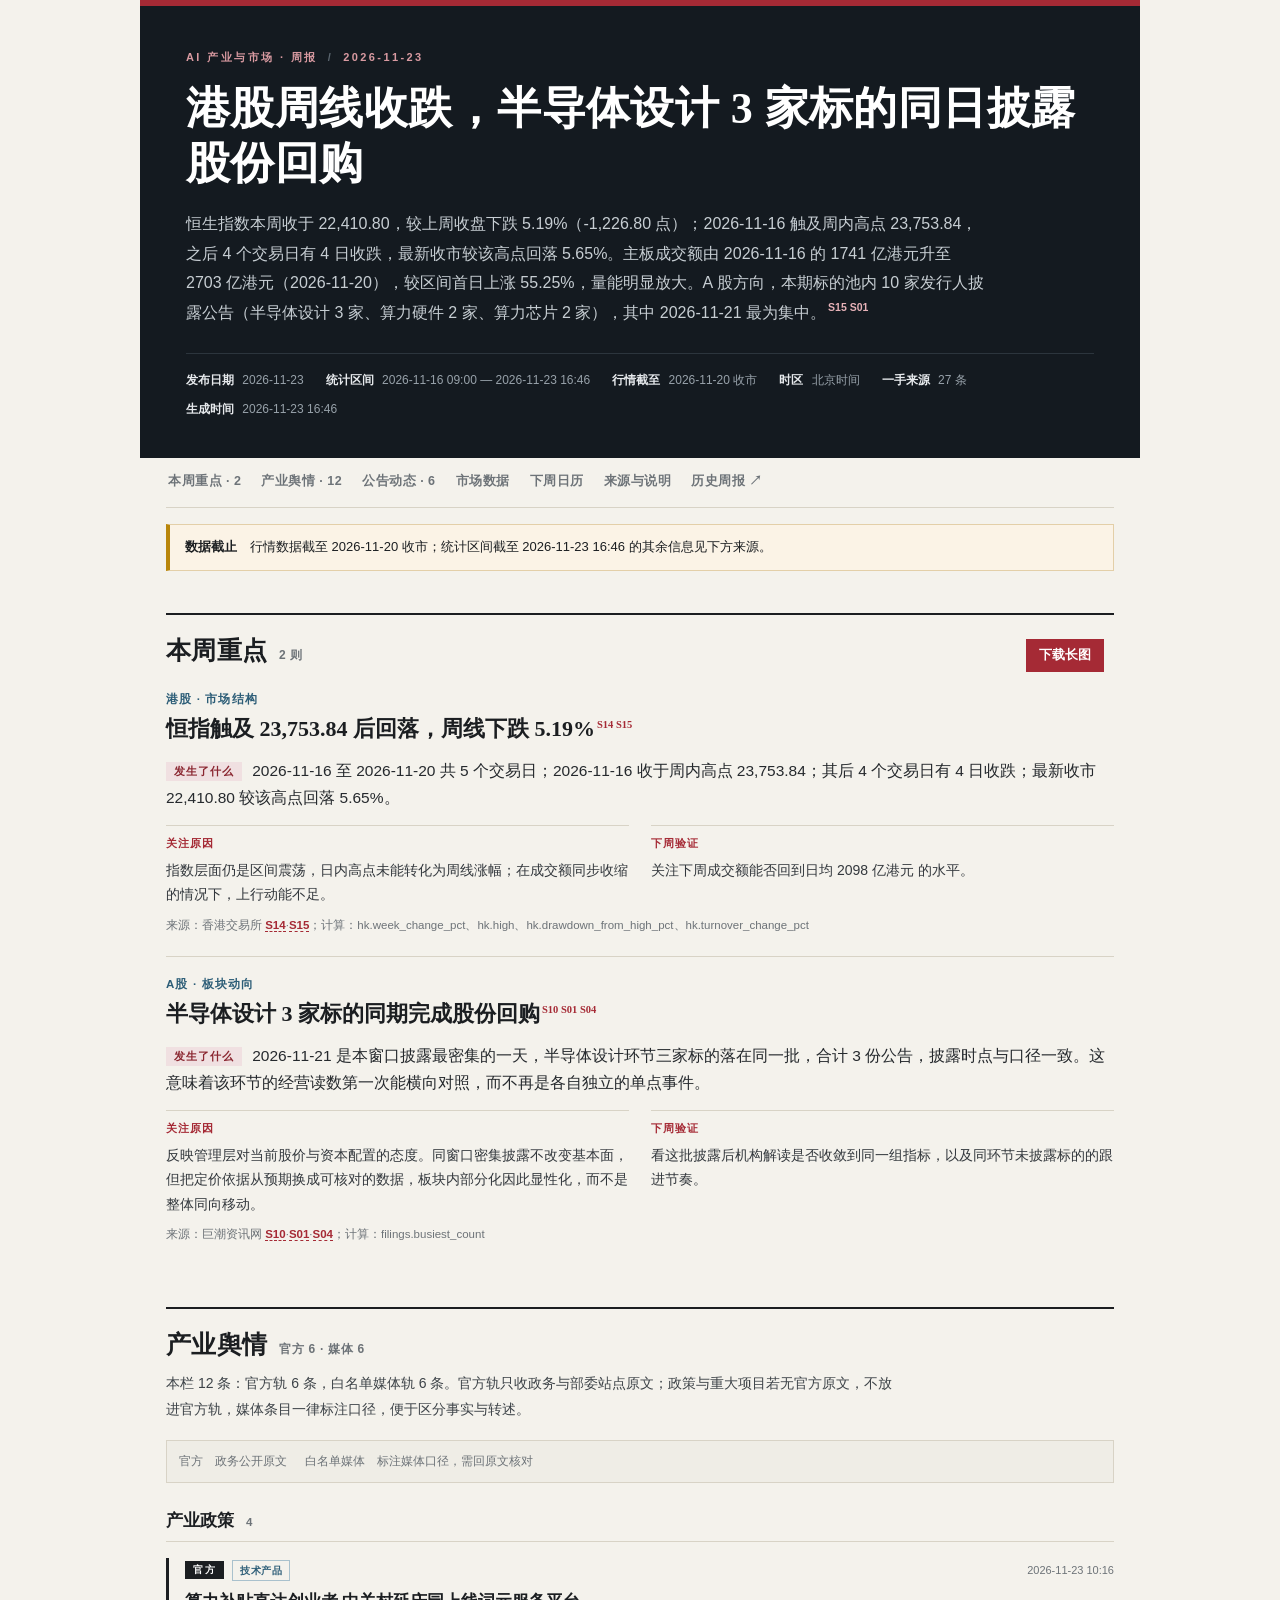
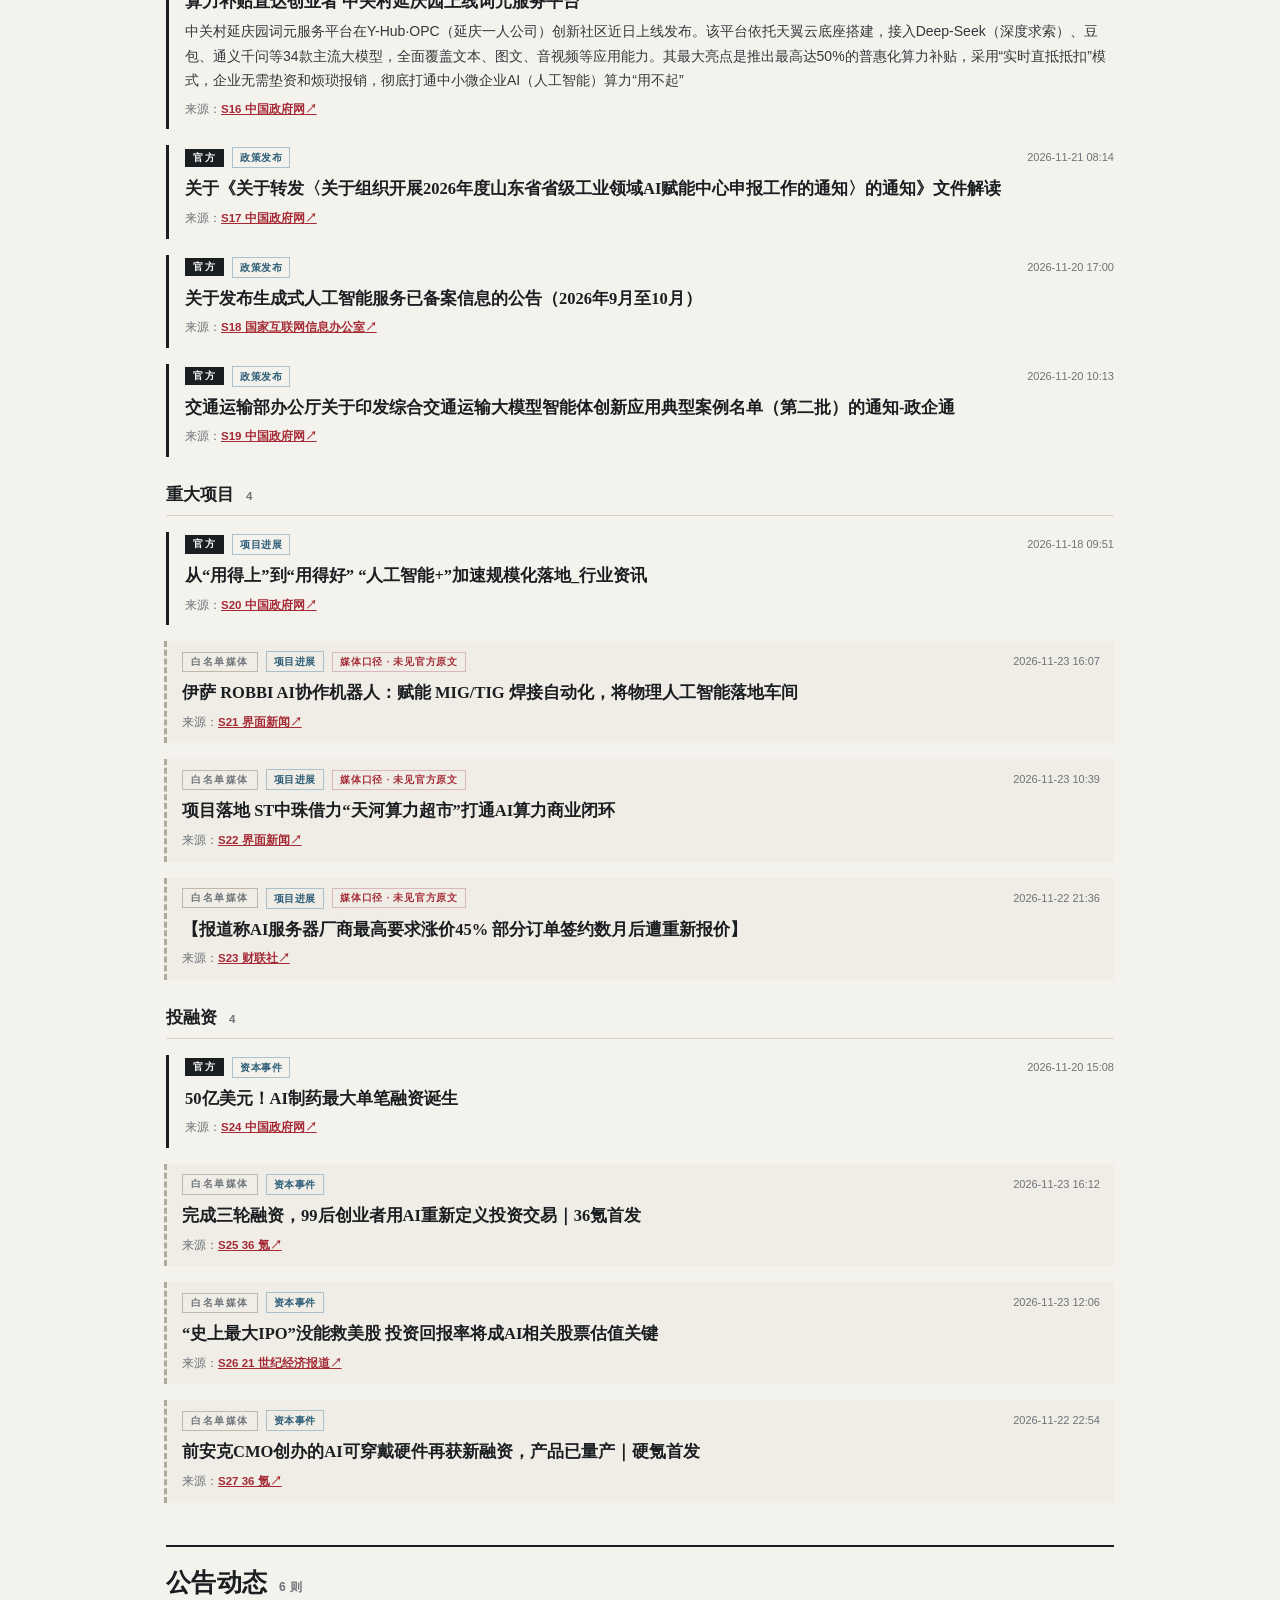
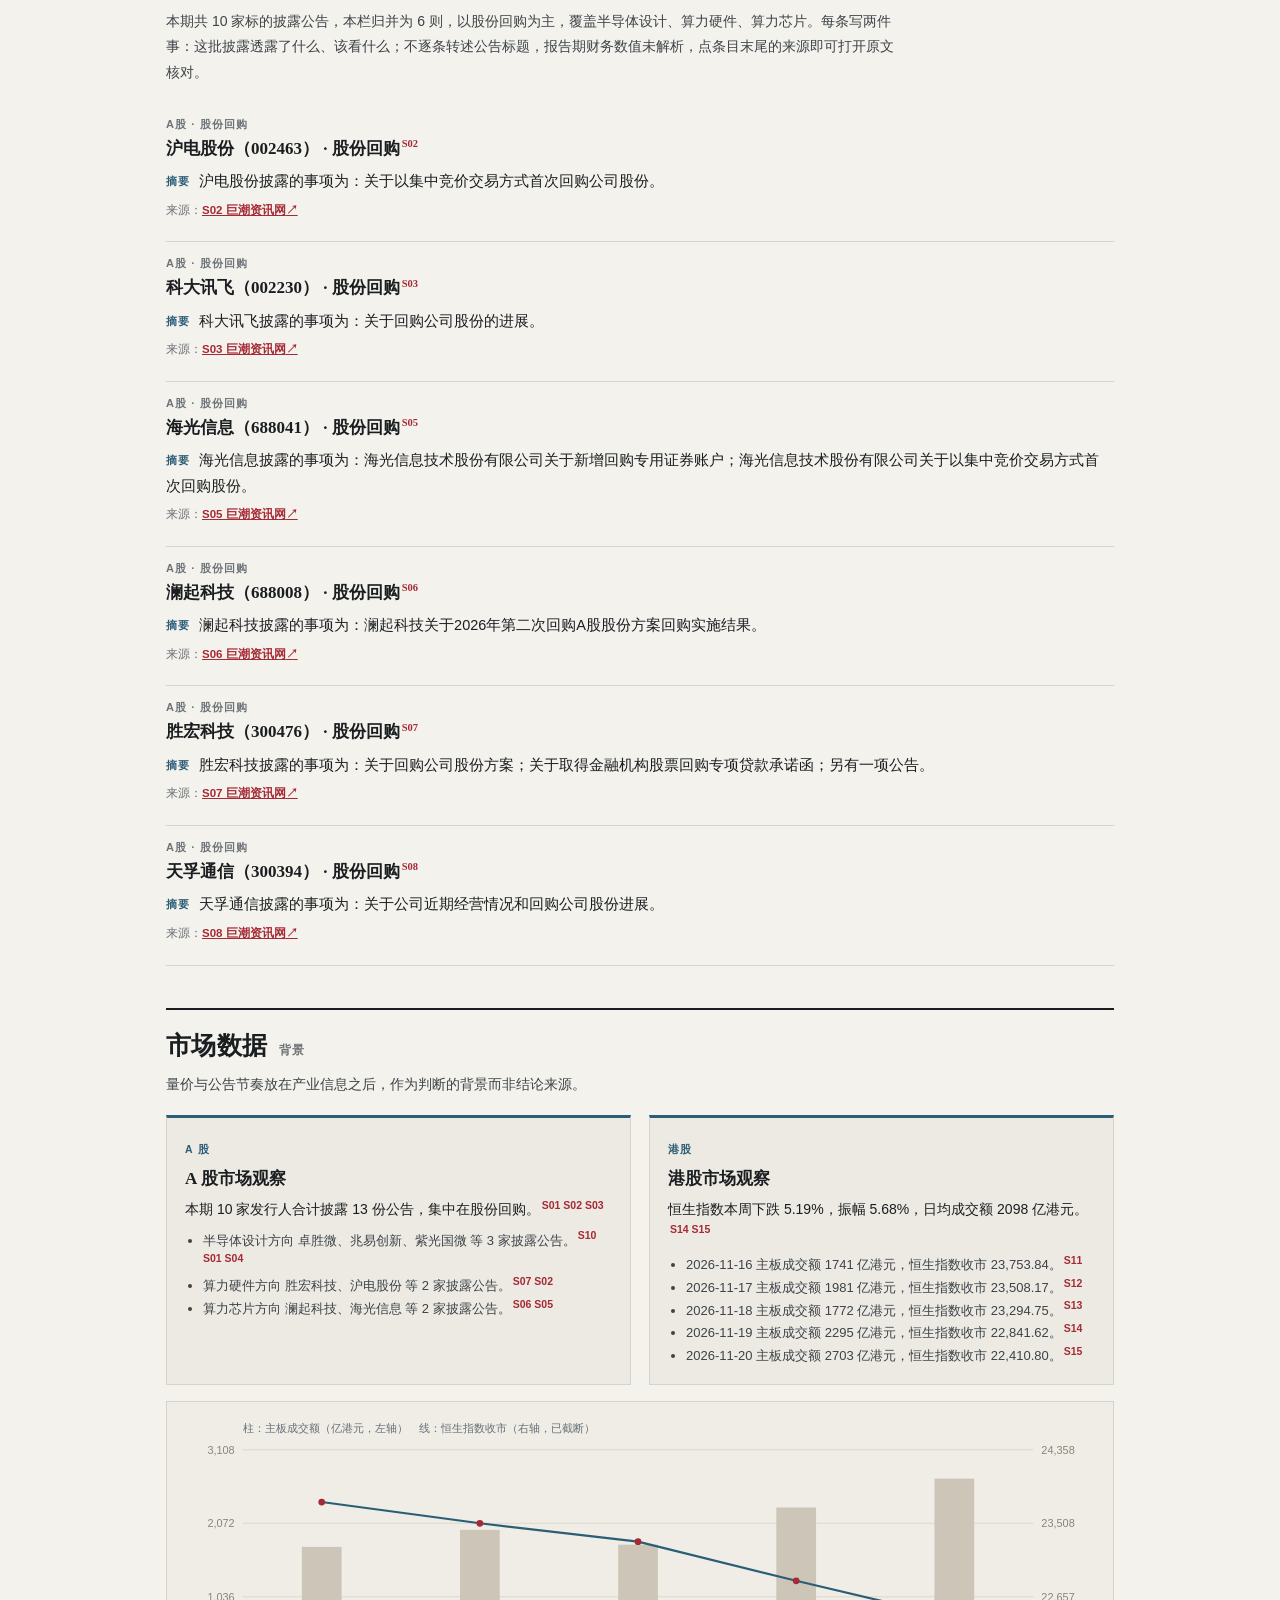
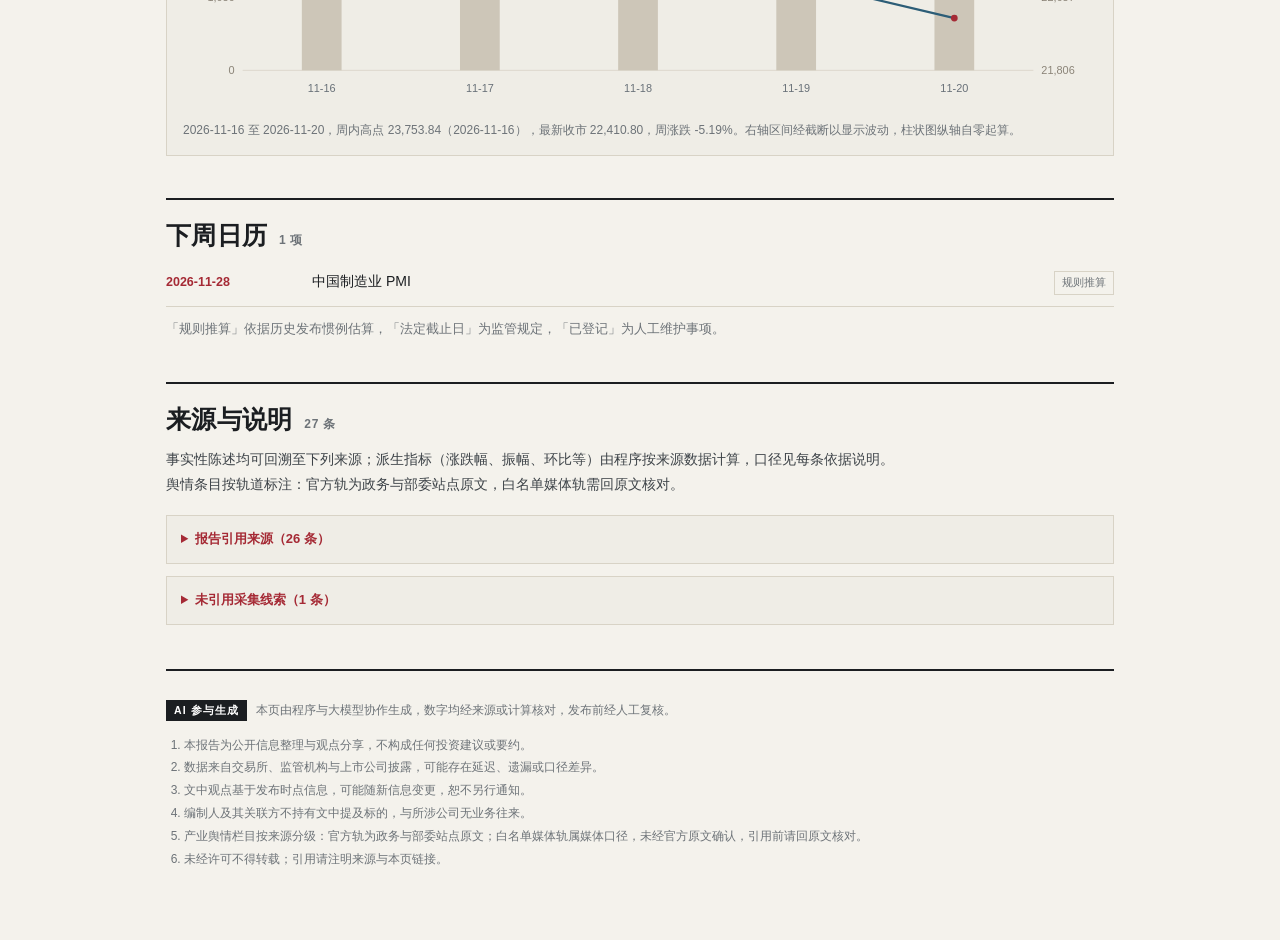
<file: weekly/2026-11-23.html>
<!doctype html>
<html lang="zh-CN"><head><meta charset="utf-8"><meta name="viewport" content="width=device-width, initial-scale=1">
<meta name="description" content="恒生指数本周收于 22,410.80，较上周收盘下跌 5.19%（-1,226.80 点）；2026-11-16 触及周内高点 23,753.84，之后 4 个交易日有 4 日收跌，最新收市较该高点回落 5.65%。主板成交额由 2026-11-16 的 1741 亿港元升至 2703 亿港元（2026-11-20），较区间首日上涨 55.25%，量能明显放大。A 股方向，本期标的池内 10 家发行人披露公告（半导体设计 3 家、算力硬件 2 家、算力芯片 2 家），其中 2026-11-21 最为集中。">
<meta name="generator" content="ai-market-weekly 2026-11-23">
<title>港股周线收跌，半导体设计 3 家标的同日披露股份回购｜AI 产业与市场周报</title>
<style>
:root{
  --paper:#f4f2ec; --ink:#1b1e21; --muted:#6d7378; --line:#d8d3c6;
  --red:#a52a35; --night:#141a20; --blue:#2c5d77; --panel:#eceae3; --panel-soft:#efede6;
  --serif:"Source Han Serif SC","Noto Serif SC","Songti SC",Georgia,"SimSun",serif;
  --sans:"PingFang SC","Microsoft YaHei","Hiragino Sans GB",Arial,sans-serif;
}
*{box-sizing:border-box}
[hidden]{display:none!important}
body{margin:0;background:var(--paper);color:var(--ink);font:15.5px/1.75 var(--sans);-webkit-font-smoothing:antialiased}
.wrap{max-width:1000px;margin:auto;padding:24px 26px 60px}
a{color:inherit}
.shell{max-width:1000px;margin:0 auto;padding:0 26px 70px}

/* 报头 */
.masthead{background:var(--night);color:#fff;margin:0 -26px;padding:46px 46px 38px;border-top:6px solid var(--red)}
.masthead .kicker{margin:0 0 18px;font:700 11px/1 var(--sans);letter-spacing:.22em;color:#d99aa1;text-transform:uppercase}
.masthead .kicker .sep{margin:0 10px;color:#5b666f}
.masthead h1{font:800 clamp(28px,4.2vw,44px)/1.25 var(--serif);margin:0 0 18px;letter-spacing:.01em}
.masthead .standfirst{margin:0;color:#c7ced3;font-size:16px;line-height:1.85;max-width:50em}
.masthead .standfirst .cite a{color:#e7b2b8}
.masthead-facts{display:flex;flex-wrap:wrap;gap:8px 22px;margin-top:26px;padding-top:16px;border-top:1px solid #2c353d;color:#98a2aa;font-size:12px}
.masthead-facts b{color:#e6e9ec;font-weight:700;margin-right:5px}

/* 目录：横向吸顶，取代原来的左栏 */
.toc{position:sticky;top:0;z-index:20;display:flex;gap:20px;overflow-x:auto;padding:13px 2px;margin:0;
  background:var(--paper);border-bottom:1px solid var(--line);scrollbar-width:none}
.toc::-webkit-scrollbar{display:none}
.toc a{flex:0 0 auto;font:800 12.5px/1 var(--sans);letter-spacing:.04em;color:var(--muted);text-decoration:none;padding:4px 0;border-bottom:2px solid transparent}
.toc a:hover{color:var(--red);border-bottom-color:var(--red)}

/* 区块 */
.block{border-top:2px solid var(--ink);margin-top:42px;padding-top:20px;scroll-margin-top:58px}
.block-head{display:flex;align-items:baseline;justify-content:space-between;gap:14px;flex-wrap:wrap}
.block-head h2{font:800 25px/1.3 var(--serif);margin:0;letter-spacing:.01em}
.count{font:700 12px/1 var(--sans);color:var(--muted);letter-spacing:.06em;margin-left:12px;white-space:nowrap;font-weight:700}
.block-lead{color:#3d4348;font-size:14px;line-height:1.8;margin:10px 0 18px;max-width:52em}
.empty{color:var(--muted);font-size:14px;padding:16px 0}
.note{font-size:12.5px;color:var(--muted);line-height:1.7}

/* 重点条目 */
.story{padding:22px 0 20px;border-bottom:1px solid var(--line)}
.story:last-of-type{border-bottom:none}
.story .meta{font:700 11.5px/1 var(--sans);letter-spacing:.1em;color:var(--blue);margin:0 0 8px;text-transform:uppercase}
.story h3{font:800 22px/1.45 var(--serif);margin:0 0 12px}
.story .reported{margin:0 0 14px;font-size:15.5px;color:#25292d}
.reported b{display:inline-block;background:#f0e0e1;color:#8a2630;font:800 10.5px/1.8 var(--sans);letter-spacing:.1em;padding:0 8px;margin-right:10px;vertical-align:1px}
.triple{display:grid;grid-template-columns:1fr 1fr;gap:22px;margin-top:6px}
.triple>div{border-top:1px solid var(--line);padding-top:9px;font-size:14px;line-height:1.75;color:#33383d}
.triple b{display:block;color:var(--red);font:800 11px/1.6 var(--sans);letter-spacing:.1em;margin-bottom:5px}

/* 产业舆情：单列，用轨别徽标与左侧边线区分，不做左右分栏 */
.intel-legend{display:flex;flex-wrap:wrap;align-items:center;gap:8px 12px;font-size:12px;color:var(--muted);
  padding:10px 12px;background:var(--panel-soft);border:1px solid var(--line);margin:0 0 6px}
.intel-legend .legend{margin-left:6px}
.intel-legend .legend:first-child{margin-left:0}
.thread{margin-top:26px}
.thread h3{font:800 17px/1.4 var(--serif);margin:0 0 4px;padding-bottom:8px;border-bottom:1px solid var(--line)}
.thread h3 .count{font-size:11.5px}
.thread-flag{font:700 10.5px/1.6 var(--sans);letter-spacing:.04em;color:var(--red);border:1px solid #d9b7ba;padding:0 7px;margin-left:12px;vertical-align:1px}
.intel{border-left:3px solid var(--ink);padding:2px 0 10px 16px;margin:16px 0 0}
/* 媒体轨：淡底 + 虚线边 + 描边徽标，和官方轨一眼可分，但不做左右分栏 */
.intel.track-media{background:var(--panel-soft);border-left:3px dashed #b0aa9c;padding:10px 14px 11px 15px;margin-left:-2px}
.intel-head{display:flex;align-items:center;gap:8px;flex-wrap:wrap}
.intel-head .track{font:800 9.5px/1.7 var(--sans);letter-spacing:.16em;padding:1px 8px;background:var(--ink);color:#fff}
.track-media .intel-head .track{background:none;color:var(--muted);border:1px solid #bfb9ab}
.intel-head .chip{font:700 10px/1.7 var(--sans);letter-spacing:.06em;color:var(--blue);border:1px solid #a9c1cd;padding:1px 7px}
.intel-head .caveat{font:700 9.5px/1.7 var(--sans);letter-spacing:.08em;color:var(--red);border:1px solid #d9b7ba;padding:1px 7px}
.intel-head .stamp{font-size:11px;color:var(--muted);margin-left:auto}
.intel h4{font:700 16.5px/1.55 var(--serif);margin:8px 0 5px}
.intel .reading{margin:0;font-size:14px;line-height:1.75;color:#33383d}
.intel .source{margin-top:6px}

/* 公告动态 */
.update{padding:16px 0;border-bottom:1px solid var(--line)}
.update .meta{font:700 11px/1 var(--sans);letter-spacing:.1em;color:var(--muted);margin:0 0 6px}
.update h3{font:800 17px/1.5 var(--serif);margin:3px 0 8px}
.update p{margin:5px 0}
.update .reading{margin:6px 0 0;font-size:14.5px}
.reading b{display:inline-block;color:var(--blue);font:800 10.5px/1.7 var(--sans);letter-spacing:.1em;margin-right:9px;vertical-align:1px}
.update .takeaway{margin:9px 0 2px;padding:0 0 0 12px;background:none;border-left:2px solid var(--line);font-size:14px;line-height:1.75;color:#3a3f44}
.update .takeaway b{display:inline-block;color:var(--muted);font:800 10.5px/1.7 var(--sans);letter-spacing:.1em;margin-right:9px}

/* 市场数据 */
.market-grid{display:grid;grid-template-columns:1fr 1fr;gap:18px;margin-top:4px}
.market{background:var(--panel);border:1px solid var(--line);border-top:3px solid var(--blue);padding:16px 18px}
.market .tag{font:800 10.5px/1 var(--sans);letter-spacing:.12em;color:var(--blue)}
.market h3{margin:6px 0 6px;font:800 17px/1.4 var(--serif)}
.market p{margin:0 0 8px;font-size:14px}
.market ul{margin:0;padding-left:18px;font-size:13px;color:#3d4348}

/* 日历与回顾 */
.calendar{list-style:none;padding:0;margin:6px 0 0}
.calendar li{border-bottom:1px solid var(--line);padding:11px 0;display:flex;gap:14px;flex-wrap:wrap;align-items:baseline}
.calendar .when{font:800 12.5px/1.6 var(--sans);color:var(--red);min-width:132px}
.calendar .what{flex:1 1 240px;font-size:14px}
.calendar .tag-certainty{font-size:11px;color:var(--muted);border:1px solid var(--line);padding:1px 7px;white-space:nowrap}
.prev-check{list-style:none;padding:0;margin:6px 0 0}
.prev-check li{border-bottom:1px solid var(--line);padding:11px 0;font-size:14px}
.prev-check .status{font:800 12px/1.6 var(--sans);margin-right:9px}
.status-兑现{color:#0f6e56}
.status-未兑现{color:var(--red)}
.status-待验证{color:var(--muted)}

/* 来源与页脚 */
.source{font-size:11.5px;color:var(--muted);margin:8px 0 0;line-height:1.8}
.source a{color:var(--red);font-weight:800}
.source a.sid{font-weight:800;color:var(--red);text-decoration:none;border-bottom:1px dashed currentColor}
.source a.sid:hover{border-bottom-style:solid}
.source a.sid-more{font-size:11px;font-weight:700;color:var(--muted);text-decoration:none;margin-left:4px}
.source a.sid-more:hover{color:var(--red)}
.source-details{margin:12px 0;border:1px solid var(--line);background:var(--panel-soft);padding:0 14px}
.source-details summary{padding:12px 0;cursor:pointer;font-weight:800;color:var(--red);font-size:13px}
.sources{padding-left:22px;margin:0 0 12px}
.sources li{padding:9px 0;border-bottom:1px solid var(--line);font-size:12.5px;overflow-wrap:anywhere;line-height:1.7}
.sources a{color:var(--red);font-weight:800}
.sources small{color:var(--muted)}
.disclaimer{border-top:2px solid var(--ink);margin-top:44px;padding-top:16px;font-size:12px;color:var(--muted);line-height:1.9}
.disclaimer ol{margin:8px 0 0;padding-left:18px}
.cite{font-size:10.5px;line-height:0;margin-left:2px}
.cite a{color:var(--red);text-decoration:none;font-weight:800}
.cite a:hover{text-decoration:underline}
.badge-ai{display:inline-block;background:var(--ink);color:#fff;font:800 10.5px/1.8 var(--sans);letter-spacing:.1em;padding:1px 8px;margin-right:9px}
.datacut{background:#fbf3e6;border:1px solid #e3cfa8;border-left:4px solid #b8860b;padding:11px 15px;margin:16px 0;font-size:13px}
.export-actions{display:flex;align-items:center;gap:10px}
.export-button{border:1px solid var(--red);background:var(--red);color:#fff;font-family:var(--sans);font-size:12.5px;font-weight:700;padding:7px 12px;cursor:pointer}
.export-button:hover{background:#81212b}
.export-button:disabled{opacity:.6;cursor:wait}
.export-status{font-size:12px;color:var(--muted)}
a:focus-visible{outline:2px solid var(--red);outline-offset:3px}

@media(max-width:780px){
  .shell{padding:0 16px 50px}
  .masthead{margin:0 -16px;padding:32px 20px 26px}
  .masthead .standfirst{font-size:15px}
  .toc{gap:14px}
  .block-head h2{font-size:21px}
  .story h3{font-size:19px}
  .triple,.market-grid{grid-template-columns:1fr;gap:14px}
  .calendar .when{min-width:auto}
}

/* 图表与零散组件；版面骨架与舆情组件在 site.css */
.chart{margin:16px 0 4px;border:1px solid var(--line);background:var(--panel-soft);padding:14px 16px}
.chart svg{display:block;width:100%;height:auto}
.chart-cap{margin:6px 0 0;color:var(--muted);font-size:12px}
.announcements{margin:8px 0 0;padding-left:18px;font-size:12.5px;color:var(--muted)}
.announcements li{margin:2px 0}
.theme-chip{display:inline-block;font-size:10.5px;color:var(--blue);border:1px solid #a9c1cd;padding:0 6px;margin-left:6px;vertical-align:1px}

</style></head><body><div class="shell">
<header class="masthead">
<p class="kicker">AI 产业与市场 · 周报<span class="sep">/</span>2026-11-23</p>
<h1>港股周线收跌，半导体设计 3 家标的同日披露股份回购</h1>
<p class="standfirst">恒生指数本周收于 22,410.80，较上周收盘下跌 5.19%（-1,226.80 点）；2026-11-16 触及周内高点 23,753.84，之后 4 个交易日有 4 日收跌，最新收市较该高点回落 5.65%。主板成交额由 2026-11-16 的 1741 亿港元升至 2703 亿港元（2026-11-20），较区间首日上涨 55.25%，量能明显放大。A 股方向，本期标的池内 10 家发行人披露公告（半导体设计 3 家、算力硬件 2 家、算力芯片 2 家），其中 2026-11-21 最为集中。<sup class="cite"><a href="#S15">S15</a> <a href="#S01">S01</a></sup></p>
<div class="masthead-facts"><span><b>发布日期</b> 2026-11-23</span><span><b>统计区间</b> 2026-11-16 09:00 — 2026-11-23 16:46</span><span><b>行情截至</b> 2026-11-20 收市</span><span><b>时区</b> 北京时间</span><span><b>一手来源</b> 27 条</span><span><b>生成时间</b> 2026-11-23 16:46</span></div>
</header>
<nav class="toc"><a href="#focus">本周重点 · 2</a><a href="#intel">产业舆情 · 12</a><a href="#filings">公告动态 · 6</a><a href="#markets">市场数据</a><a href="#outlook">下周日历</a><a href="#sources">来源与说明</a><a href="./">历史周报 ↗</a></nav>
<div class="datacut"><b>数据截止</b>　行情数据截至 2026-11-20 收市；统计区间截至 2026-11-23 16:46 的其余信息见下方来源。</div>
<main>
<section id="focus" class="block">
<div class="block-head"><h2>本周重点<span class="count">2 则</span></h2>
<div class="export-actions"><button class="export-button" type="button" data-export-highlights>下载长图</button><span class="export-status" data-export-status aria-live="polite"></span></div></div>
<article class="story"><p class="meta">港股 · 市场结构</p><h3>恒指触及 23,753.84 后回落，周线下跌 5.19%<sup class="cite"><a href="#S14">S14</a> <a href="#S15">S15</a></sup></h3><p class="reported"><b>发生了什么</b>2026-11-16 至 2026-11-20 共 5 个交易日；2026-11-16 收于周内高点 23,753.84；其后 4 个交易日有 4 日收跌；最新收市 22,410.80 较该高点回落 5.65%。</p><div class="triple"><div class="analysis"><b>关注原因</b>指数层面仍是区间震荡，日内高点未能转化为周线涨幅；在成交额同步收缩的情况下，上行动能不足。</div><div class="watch"><b>下周验证</b>关注下周成交额能否回到日均 2098 亿港元 的水平。</div></div><p class="source">来源：香港交易所 <a class="sid" href="https://www.hkex.com.hk/eng/stat/smstat/dayquot/d261119e.htm" target="_blank" rel="noopener noreferrer" title="打开原文">S14</a>·<a class="sid" href="https://www.hkex.com.hk/eng/stat/smstat/dayquot/d261120e.htm" target="_blank" rel="noopener noreferrer" title="打开原文">S15</a>；计算：hk.week_change_pct、hk.high、hk.drawdown_from_high_pct、hk.turnover_change_pct</p></article><article class="story"><p class="meta">A股 · 板块动向</p><h3>半导体设计 3 家标的同期完成股份回购<sup class="cite"><a href="#S10">S10</a> <a href="#S01">S01</a> <a href="#S04">S04</a></sup></h3><p class="reported"><b>发生了什么</b>2026-11-21 是本窗口披露最密集的一天，半导体设计环节三家标的落在同一批，合计 3 份公告，披露时点与口径一致。这意味着该环节的经营读数第一次能横向对照，而不再是各自独立的单点事件。</p><div class="triple"><div class="analysis"><b>关注原因</b>反映管理层对当前股价与资本配置的态度。同窗口密集披露不改变基本面，但把定价依据从预期换成可核对的数据，板块内部分化因此显性化，而不是整体同向移动。</div><div class="watch"><b>下周验证</b>看这批披露后机构解读是否收敛到同一组指标，以及同环节未披露标的的跟进节奏。</div></div><p class="source">来源：巨潮资讯网 <a class="sid" href="https://static.cninfo.com.cn/finalpage/2026-11-16/1225674078.PDF" target="_blank" rel="noopener noreferrer" title="打开原文">S10</a>·<a class="sid" href="https://static.cninfo.com.cn/finalpage/2026-11-21/1225680986.PDF" target="_blank" rel="noopener noreferrer" title="打开原文">S01</a>·<a class="sid" href="https://static.cninfo.com.cn/finalpage/2026-11-21/1225682425.PDF" target="_blank" rel="noopener noreferrer" title="打开原文">S04</a>；计算：filings.busiest_count</p></article>
</section>
<section id="intel" class="block">
<div class="block-head"><h2>产业舆情<span class="count">官方 6 · 媒体 6</span></h2></div>
<p class="block-lead">本栏 12 条：官方轨 6 条，白名单媒体轨 6 条。官方轨只收政务与部委站点原文；政策与重大项目若无官方原文，不放进官方轨，媒体条目一律标注口径，便于区分事实与转述。</p><div class="intel-legend"><span class="legend legend-official">官方</span>政务公开原文<span class="legend legend-media">白名单媒体</span>标注媒体口径，需回原文核对</div><div class="thread"><h3>产业政策<span class="count">4</span></h3><article class="intel track-official"><div class="intel-head"><span class="track">官方</span><span class="chip">技术产品</span><span class="stamp">2026-11-23 10:16</span></div><h4>算力补贴直达创业者 中关村延庆园上线词元服务平台</h4><p class="reading">中关村延庆园词元服务平台在Y-Hub·OPC（延庆一人公司）创新社区近日上线发布。该平台依托天翼云底座搭建，接入Deep-Seek（深度求索）、豆包、通义千问等34款主流大模型，全面覆盖文本、图文、音视频等应用能力。其最大亮点是推出最高达50%的普惠化算力补贴，采用“实时直抵抵扣”模式，企业无需垫资和烦琐报销，彻底打通中小微企业AI（人工智能）算力“用不起”</p><p class="source">来源：<a href="https://www.beijing.gov.cn/fuwu/bmfw/sy/jrts/202611/t20261123_4955237.html" target="_blank" rel="noopener noreferrer">S16 中国政府网<span class="ext">↗</span></a></p></article><article class="intel track-official"><div class="intel-head"><span class="track">官方</span><span class="chip">政策发布</span><span class="stamp">2026-11-21 08:14</span></div><h4>关于《关于转发〈关于组织开展2026年度山东省省级工业领域AI赋能中心申报工作的通知〉的通知》文件解读</h4><p class="source">来源：<a href="http://jnjxw.jinan.gov.cn/col/col121844/art/2026/art_37551ada8feb40d7bea17c0c61323e62.html" target="_blank" rel="noopener noreferrer">S17 中国政府网<span class="ext">↗</span></a></p></article><article class="intel track-official"><div class="intel-head"><span class="track">官方</span><span class="chip">政策发布</span><span class="stamp">2026-11-20 17:00</span></div><h4>关于发布生成式人工智能服务已备案信息的公告（2026年9月至10月）</h4><p class="source">来源：<a href="https://www.cac.gov.cn/2026-11/20/c_1796918603542950.htm" target="_blank" rel="noopener noreferrer">S18 国家互联网信息办公室<span class="ext">↗</span></a></p></article><article class="intel track-official"><div class="intel-head"><span class="track">官方</span><span class="chip">政策发布</span><span class="stamp">2026-11-20 10:13</span></div><h4>交通运输部办公厅关于印发综合交通运输大模型智能体创新应用典型案例名单（第二批）的通知-政企通</h4><p class="source">来源：<a href="https://hunan.gov.cn/zqt/zcsd/202611/t20261120_34107134.html" target="_blank" rel="noopener noreferrer">S19 中国政府网<span class="ext">↗</span></a></p></article></div><div class="thread"><h3>重大项目<span class="count">4</span></h3><article class="intel track-official"><div class="intel-head"><span class="track">官方</span><span class="chip">项目进展</span><span class="stamp">2026-11-18 09:51</span></div><h4>从“用得上”到“用得好” “人工智能+”加速规模化落地_行业资讯</h4><p class="source">来源：<a href="https://www.digitalchina.gov.cn/2026/szzg/xyzx/202611/t20261118_5394219.htm" target="_blank" rel="noopener noreferrer">S20 中国政府网<span class="ext">↗</span></a></p></article><article class="intel track-media"><div class="intel-head"><span class="track">白名单媒体</span><span class="chip">项目进展</span><span class="caveat">媒体口径 · 未见官方原文</span><span class="stamp">2026-11-23 16:07</span></div><h4>伊萨 ROBBI AI协作机器人：赋能 MIG/TIG 焊接自动化，将物理人工智能落地车间</h4><p class="source">来源：<a href="https://www.jiemian.com/article/15362024.html" target="_blank" rel="noopener noreferrer">S21 界面新闻<span class="ext">↗</span></a></p></article><article class="intel track-media"><div class="intel-head"><span class="track">白名单媒体</span><span class="chip">项目进展</span><span class="caveat">媒体口径 · 未见官方原文</span><span class="stamp">2026-11-23 10:39</span></div><h4>项目落地 ST中珠借力“天河算力超市”打通AI算力商业闭环</h4><p class="source">来源：<a href="https://www.jiemian.com/article/15359885.html" target="_blank" rel="noopener noreferrer">S22 界面新闻<span class="ext">↗</span></a></p></article><article class="intel track-media"><div class="intel-head"><span class="track">白名单媒体</span><span class="chip">项目进展</span><span class="caveat">媒体口径 · 未见官方原文</span><span class="stamp">2026-11-22 21:36</span></div><h4>【报道称AI服务器厂商最高要求涨价45% 部分订单签约数月后遭重新报价】</h4><p class="source">来源：<a href="https://www.cls.cn/detail/2541027" target="_blank" rel="noopener noreferrer">S23 财联社<span class="ext">↗</span></a></p></article></div><div class="thread"><h3>投融资<span class="count">4</span></h3><article class="intel track-official"><div class="intel-head"><span class="track">官方</span><span class="chip">资本事件</span><span class="stamp">2026-11-20 15:08</span></div><h4>50亿美元！AI制药最大单笔融资诞生</h4><p class="source">来源：<a href="https://www.ncsti.gov.cn/kjdt/kjrd/rgzn_kjrd/202611/t20261120_264765.html" target="_blank" rel="noopener noreferrer">S24 中国政府网<span class="ext">↗</span></a></p></article><article class="intel track-media"><div class="intel-head"><span class="track">白名单媒体</span><span class="chip">资本事件</span><span class="stamp">2026-11-23 16:12</span></div><h4>完成三轮融资，99后创业者用AI重新定义投资交易｜36氪首发</h4><p class="source">来源：<a href="https://m.36kr.com/p/4081907649942408" target="_blank" rel="noopener noreferrer">S25 36 氪<span class="ext">↗</span></a></p></article><article class="intel track-media"><div class="intel-head"><span class="track">白名单媒体</span><span class="chip">资本事件</span><span class="stamp">2026-11-23 12:06</span></div><h4>“史上最大IPO”没能救美股 投资回报率将成AI相关股票估值关键</h4><p class="source">来源：<a href="https://www.21jingji.com/article/20261123/herald/0d1c2c3f487057ee1ccf64940d3b04c9.html" target="_blank" rel="noopener noreferrer">S26 21 世纪经济报道<span class="ext">↗</span></a></p></article><article class="intel track-media"><div class="intel-head"><span class="track">白名单媒体</span><span class="chip">资本事件</span><span class="stamp">2026-11-22 22:54</span></div><h4>前安克CMO创办的AI可穿戴硬件再获新融资，产品已量产｜硬氪首发</h4><p class="source">来源：<a href="https://m.36kr.com/p/4072342767047814" target="_blank" rel="noopener noreferrer">S27 36 氪<span class="ext">↗</span></a></p></article></div>
</section>
<section id="filings" class="block"><div class="block-head"><h2>公告动态<span class="count">6 则</span></h2></div><p class="block-lead">本期共 10 家标的披露公告，本栏归并为 6 则，以股份回购为主，覆盖半导体设计、算力硬件、算力芯片。每条写两件事：这批披露透露了什么、该看什么；不逐条转述公告标题，报告期财务数值未解析，点条目末尾的来源即可打开原文核对。</p><article class="update"><p class="meta">A股 · 股份回购</p><h3>沪电股份（002463） · 股份回购<sup class="cite"><a href="#S02">S02</a></sup></h3><p class="reading"><b>摘要</b>沪电股份披露的事项为：关于以集中竞价交易方式首次回购公司股份。</p><p class="source">来源：<a href="https://static.cninfo.com.cn/finalpage/2026-11-21/1225682149.PDF" target="_blank" rel="noopener noreferrer">S02 巨潮资讯网<span class="ext">↗</span></a></p></article><article class="update"><p class="meta">A股 · 股份回购</p><h3>科大讯飞（002230） · 股份回购<sup class="cite"><a href="#S03">S03</a></sup></h3><p class="reading"><b>摘要</b>科大讯飞披露的事项为：关于回购公司股份的进展。</p><p class="source">来源：<a href="https://static.cninfo.com.cn/finalpage/2026-11-21/1225680873.PDF" target="_blank" rel="noopener noreferrer">S03 巨潮资讯网<span class="ext">↗</span></a></p></article><article class="update"><p class="meta">A股 · 股份回购</p><h3>海光信息（688041） · 股份回购<sup class="cite"><a href="#S05">S05</a></sup></h3><p class="reading"><b>摘要</b>海光信息披露的事项为：海光信息技术股份有限公司关于新增回购专用证券账户；海光信息技术股份有限公司关于以集中竞价交易方式首次回购股份。</p><p class="source">来源：<a href="https://static.cninfo.com.cn/finalpage/2026-11-18/1225675980.PDF" target="_blank" rel="noopener noreferrer">S05 巨潮资讯网<span class="ext">↗</span></a></p></article><article class="update"><p class="meta">A股 · 股份回购</p><h3>澜起科技（688008） · 股份回购<sup class="cite"><a href="#S06">S06</a></sup></h3><p class="reading"><b>摘要</b>澜起科技披露的事项为：澜起科技关于2026年第二次回购A股股份方案回购实施结果。</p><p class="source">来源：<a href="https://static.cninfo.com.cn/finalpage/2026-11-19/1225678561.PDF" target="_blank" rel="noopener noreferrer">S06 巨潮资讯网<span class="ext">↗</span></a></p></article><article class="update"><p class="meta">A股 · 股份回购</p><h3>胜宏科技（300476） · 股份回购<sup class="cite"><a href="#S07">S07</a></sup></h3><p class="reading"><b>摘要</b>胜宏科技披露的事项为：关于回购公司股份方案；关于取得金融机构股票回购专项贷款承诺函；另有一项公告。</p><p class="source">来源：<a href="https://static.cninfo.com.cn/finalpage/2026-11-16/1225674434.PDF" target="_blank" rel="noopener noreferrer">S07 巨潮资讯网<span class="ext">↗</span></a></p></article><article class="update"><p class="meta">A股 · 股份回购</p><h3>天孚通信（300394） · 股份回购<sup class="cite"><a href="#S08">S08</a></sup></h3><p class="reading"><b>摘要</b>天孚通信披露的事项为：关于公司近期经营情况和回购公司股份进展。</p><p class="source">来源：<a href="https://static.cninfo.com.cn/finalpage/2026-11-18/1225678291.PDF" target="_blank" rel="noopener noreferrer">S08 巨潮资讯网<span class="ext">↗</span></a></p></article></section>
<section id="markets" class="block"><div class="block-head"><h2>市场数据<span class="count">背景</span></h2></div>
<p class="block-lead">量价与公告节奏放在产业信息之后，作为判断的背景而非结论来源。</p>
<div class="market-grid"><article class="market"><span class="tag">A 股</span><h3>A 股市场观察</h3><p>本期 10 家发行人合计披露 13 份公告，集中在股份回购。<sup class="cite"><a href="#S01">S01</a> <a href="#S02">S02</a> <a href="#S03">S03</a></sup></p><ul><li>半导体设计方向 卓胜微、兆易创新、紫光国微 等 3 家披露公告。<sup class="cite"><a href="#S10">S10</a> <a href="#S01">S01</a> <a href="#S04">S04</a></sup></li><li>算力硬件方向 胜宏科技、沪电股份 等 2 家披露公告。<sup class="cite"><a href="#S07">S07</a> <a href="#S02">S02</a></sup></li><li>算力芯片方向 澜起科技、海光信息 等 2 家披露公告。<sup class="cite"><a href="#S06">S06</a> <a href="#S05">S05</a></sup></li></ul></article><article class="market"><span class="tag">港股</span><h3>港股市场观察</h3><p>恒生指数本周下跌 5.19%，振幅 5.68%，日均成交额 2098 亿港元。<sup class="cite"><a href="#S14">S14</a> <a href="#S15">S15</a></sup></p><ul><li>2026-11-16 主板成交额 1741 亿港元，恒生指数收市 23,753.84。<sup class="cite"><a href="#S11">S11</a></sup></li><li>2026-11-17 主板成交额 1981 亿港元，恒生指数收市 23,508.17。<sup class="cite"><a href="#S12">S12</a></sup></li><li>2026-11-18 主板成交额 1772 亿港元，恒生指数收市 23,294.75。<sup class="cite"><a href="#S13">S13</a></sup></li><li>2026-11-19 主板成交额 2295 亿港元，恒生指数收市 22,841.62。<sup class="cite"><a href="#S14">S14</a></sup></li><li>2026-11-20 主板成交额 2703 亿港元，恒生指数收市 22,410.80。<sup class="cite"><a href="#S15">S15</a></sup></li></ul></article></div><figure class="chart"><svg viewBox="0 0 920 300" role="img" aria-label="港股主板成交额与恒生指数 2026-11-16 至 2026-11-20 走势"><line x1="60" y1="34.0" x2="856" y2="34.0" stroke="#ddd8cd" stroke-width="1"/><text x="52" y="38.0" text-anchor="end" font-size="11" fill="#8b8478">3,108</text><text x="864" y="38.0" font-size="11" fill="#8b8478">24,358</text><line x1="60" y1="108.0" x2="856" y2="108.0" stroke="#ddd8cd" stroke-width="1"/><text x="52" y="112.0" text-anchor="end" font-size="11" fill="#8b8478">2,072</text><text x="864" y="112.0" font-size="11" fill="#8b8478">23,508</text><line x1="60" y1="182.0" x2="856" y2="182.0" stroke="#ddd8cd" stroke-width="1"/><text x="52" y="186.0" text-anchor="end" font-size="11" fill="#8b8478">1,036</text><text x="864" y="186.0" font-size="11" fill="#8b8478">22,657</text><line x1="60" y1="256.0" x2="856" y2="256.0" stroke="#ddd8cd" stroke-width="1"/><text x="52" y="260.0" text-anchor="end" font-size="11" fill="#8b8478">0</text><text x="864" y="260.0" font-size="11" fill="#8b8478">21,806</text><rect x="119.6" y="131.7" width="40.0" height="124.3" fill="#cdc6b8"/><text x="139.6" y="278" text-anchor="middle" font-size="11" fill="#687078">11-16</text><rect x="278.8" y="114.6" width="40.0" height="141.4" fill="#cdc6b8"/><text x="298.8" y="278" text-anchor="middle" font-size="11" fill="#687078">11-17</text><rect x="438.0" y="129.5" width="40.0" height="126.5" fill="#cdc6b8"/><text x="458.0" y="278" text-anchor="middle" font-size="11" fill="#687078">11-18</text><rect x="597.2" y="92.1" width="40.0" height="163.9" fill="#cdc6b8"/><text x="617.2" y="278" text-anchor="middle" font-size="11" fill="#687078">11-19</text><rect x="756.4" y="63.0" width="40.0" height="193.0" fill="#cdc6b8"/><text x="776.4" y="278" text-anchor="middle" font-size="11" fill="#687078">11-20</text><polyline points="139.6,86.6 298.8,108.0 458.0,126.5 617.2,165.9 776.4,203.4" fill="none" stroke="#2c5d77" stroke-width="2.2"/><circle cx="139.6" cy="86.6" r="3.4" fill="#a52a35"/><circle cx="298.8" cy="108.0" r="3.4" fill="#a52a35"/><circle cx="458.0" cy="126.5" r="3.4" fill="#a52a35"/><circle cx="617.2" cy="165.9" r="3.4" fill="#a52a35"/><circle cx="776.4" cy="203.4" r="3.4" fill="#a52a35"/><text x="60" y="16" font-size="11" fill="#687078">柱：主板成交额（亿港元，左轴）　线：恒生指数收市（右轴，已截断）</text></svg><figcaption class="chart-cap">2026-11-16 至 2026-11-20，周内高点 23,753.84（2026-11-16），最新收市 22,410.80，周涨跌 -5.19%。右轴区间经截断以显示波动，柱状图纵轴自零起算。</figcaption></figure></section>
<section id="outlook" class="block"><div class="block-head"><h2>下周日历<span class="count">1 项</span></h2></div><ul class="calendar"><li><span class="when">2026-11-28</span><span class="what">中国制造业 PMI</span><span class="tag-certainty">规则推算</span></li></ul><p class="note">「规则推算」依据历史发布惯例估算，「法定截止日」为监管规定，「已登记」为人工维护事项。</p></section>

<section id="sources" class="block"><div class="block-head"><h2>来源与说明<span class="count">27 条</span></h2></div>
<p class="block-lead">事实性陈述均可回溯至下列来源；派生指标（涨跌幅、振幅、环比等）由程序按来源数据计算，口径见每条依据说明。舆情条目按轨道标注：官方轨为政务与部委站点原文，白名单媒体轨需回原文核对。</p>
<details id="report-citations" class="source-details"><summary>报告引用来源（26 条）</summary><ol class="sources"><li id="S01"><b>[S01] A股 · 巨潮资讯网 · 上市公司一手公告</b><br><a href="https://static.cninfo.com.cn/finalpage/2026-11-21/1225680986.PDF" target="_blank" rel="noopener noreferrer">兆易创新（603986）股份回购 ↗</a><br><small>2026-11-21（仅日期） · 兆易创新（603986）本期披露：兆易创新关于以集中竞价交易方式回购A股股份的进展公告。</small></li><li id="S02"><b>[S02] A股 · 巨潮资讯网 · 上市公司一手公告</b><br><a href="https://static.cninfo.com.cn/finalpage/2026-11-21/1225682149.PDF" target="_blank" rel="noopener noreferrer">沪电股份（002463）股份回购 ↗</a><br><small>2026-11-21（仅日期） · 沪电股份（002463）本期披露：关于以集中竞价交易方式首次回购公司股份。</small></li><li id="S03"><b>[S03] A股 · 巨潮资讯网 · 上市公司一手公告</b><br><a href="https://static.cninfo.com.cn/finalpage/2026-11-21/1225680873.PDF" target="_blank" rel="noopener noreferrer">科大讯飞（002230）股份回购 ↗</a><br><small>2026-11-21（仅日期） · 科大讯飞（002230）本期披露：关于回购公司股份的进展公告。</small></li><li id="S04"><b>[S04] A股 · 巨潮资讯网 · 上市公司一手公告</b><br><a href="https://static.cninfo.com.cn/finalpage/2026-11-21/1225682425.PDF" target="_blank" rel="noopener noreferrer">紫光国微（002049）股份回购 ↗</a><br><small>2026-11-21（仅日期） · 紫光国微（002049）本期披露：关于以集中竞价交易方式回购公司股份的进展公告。</small></li><li id="S05"><b>[S05] A股 · 巨潮资讯网 · 上市公司一手公告</b><br><a href="https://static.cninfo.com.cn/finalpage/2026-11-18/1225675980.PDF" target="_blank" rel="noopener noreferrer">海光信息（688041）股份回购 ↗</a><br><small>2026-11-20（仅日期） · 海光信息（688041）本期披露：海光信息技术股份有限公司关于新增回购专用证券账户、海光信息技术股份有限公司关于以集中竞价交易方式首次回购股份。</small></li><li id="S06"><b>[S06] A股 · 巨潮资讯网 · 上市公司一手公告</b><br><a href="https://static.cninfo.com.cn/finalpage/2026-11-19/1225678561.PDF" target="_blank" rel="noopener noreferrer">澜起科技（688008）股份回购 ↗</a><br><small>2026-11-19（仅日期） · 澜起科技（688008）本期披露：澜起科技关于2026年第二次回购A股股份方案回购实施结果。</small></li><li id="S07"><b>[S07] A股 · 巨潮资讯网 · 上市公司一手公告</b><br><a href="https://static.cninfo.com.cn/finalpage/2026-11-16/1225674434.PDF" target="_blank" rel="noopener noreferrer">胜宏科技（300476）股份回购 ↗</a><br><small>2026-11-18 18:56（北京时间） · 胜宏科技（300476）本期披露：关于回购公司股份方案、关于取得金融机构股票回购专项贷款承诺函、关于回购事项前十大股东及前十大无限售股东持股情况。</small></li><li id="S08"><b>[S08] A股 · 巨潮资讯网 · 上市公司一手公告</b><br><a href="https://static.cninfo.com.cn/finalpage/2026-11-18/1225678291.PDF" target="_blank" rel="noopener noreferrer">天孚通信（300394）股份回购 ↗</a><br><small>2026-11-18 18:36（北京时间） · 天孚通信（300394）本期披露：关于公司近期经营情况和回购公司股份进展。</small></li><li id="S10"><b>[S10] A股 · 巨潮资讯网 · 上市公司一手公告</b><br><a href="https://static.cninfo.com.cn/finalpage/2026-11-16/1225674078.PDF" target="_blank" rel="noopener noreferrer">卓胜微（300782）股份回购 ↗</a><br><small>2026-11-16 18:30（北京时间） · 卓胜微（300782）本期披露：关于取得金融机构股票回购专项贷款承诺函。</small></li><li id="S11"><b>[S11] 港股 · 香港交易所 · 港交所官方行情</b><br><a href="https://www.hkex.com.hk/eng/stat/smstat/dayquot/d261116e.htm" target="_blank" rel="noopener noreferrer">港交所 2026-11-16 每日成交及恒生指数 ↗</a><br><small>2026-11-16（仅日期） · 日期 2026-11-16。主板成交额 174,107,985,795 港元。恒生指数收市 23753.84，前收市 23637.60。</small></li><li id="S12"><b>[S12] 港股 · 香港交易所 · 港交所官方行情</b><br><a href="https://www.hkex.com.hk/eng/stat/smstat/dayquot/d261117e.htm" target="_blank" rel="noopener noreferrer">港交所 2026-11-17 每日成交及恒生指数 ↗</a><br><small>2026-11-17（仅日期） · 日期 2026-11-17。主板成交额 198,051,560,759 港元。恒生指数收市 23508.17，前收市 23753.84。</small></li><li id="S13"><b>[S13] 港股 · 香港交易所 · 港交所官方行情</b><br><a href="https://www.hkex.com.hk/eng/stat/smstat/dayquot/d261118e.htm" target="_blank" rel="noopener noreferrer">港交所 2026-11-18 每日成交及恒生指数 ↗</a><br><small>2026-11-18（仅日期） · 日期 2026-11-18。主板成交额 177,152,854,159 港元。恒生指数收市 23294.75，前收市 23508.17。</small></li><li id="S14"><b>[S14] 港股 · 香港交易所 · 港交所官方行情</b><br><a href="https://www.hkex.com.hk/eng/stat/smstat/dayquot/d261119e.htm" target="_blank" rel="noopener noreferrer">港交所 2026-11-19 每日成交及恒生指数 ↗</a><br><small>2026-11-19（仅日期） · 日期 2026-11-19。主板成交额 229,548,685,185 港元。恒生指数收市 22841.62，前收市 23294.75。</small></li><li id="S15"><b>[S15] 港股 · 香港交易所 · 港交所官方行情</b><br><a href="https://www.hkex.com.hk/eng/stat/smstat/dayquot/d261120e.htm" target="_blank" rel="noopener noreferrer">港交所 2026-11-20 每日成交及恒生指数 ↗</a><br><small>2026-11-20（仅日期） · 日期 2026-11-20。主板成交额 270,299,646,695 港元。恒生指数收市 22410.80，前收市 22841.62。</small></li><li id="S16"><b>[S16] 产业 · 中国政府网 · 政务公开</b><br><a href="https://www.beijing.gov.cn/fuwu/bmfw/sy/jrts/202611/t20261123_4955237.html" target="_blank" rel="noopener noreferrer">算力补贴直达创业者 中关村延庆园上线词元服务平台 ↗</a><br><small>2026-11-23 10:16（北京时间） · 算力补贴直达创业者 中关村延庆园上线词元服务平台    北京市人民政府门户网站</small></li><li id="S17"><b>[S17] 产业 · 中国政府网 · 政务公开</b><br><a href="http://jnjxw.jinan.gov.cn/col/col121844/art/2026/art_37551ada8feb40d7bea17c0c61323e62.html" target="_blank" rel="noopener noreferrer">关于《关于转发〈关于组织开展2026年度山东省省级工业领域AI赋能中心申报工作的通知〉的通知》文件解读 ↗</a><br><small>2026-11-21 08:14（北京时间） · 关于《关于转发〈关于组织开展2026年度山东省省级工业领域AI赋能中心申报工作的通知〉的通知》文件解读    济南市工业和信息化局</small></li><li id="S18"><b>[S18] 产业 · 国家互联网信息办公室 · 政务公开</b><br><a href="https://www.cac.gov.cn/2026-11/20/c_1796918603542950.htm" target="_blank" rel="noopener noreferrer">关于发布生成式人工智能服务已备案信息的公告（2026年9月至10月） ↗</a><br><small>2026-11-20 17:00（北京时间） · 关于发布生成式人工智能服务已备案信息的公告（2026年9月至10月）    中央网络安全和信息化委员会办公室</small></li><li id="S19"><b>[S19] 产业 · 中国政府网 · 政务公开</b><br><a href="https://hunan.gov.cn/zqt/zcsd/202611/t20261120_34107134.html" target="_blank" rel="noopener noreferrer">交通运输部办公厅关于印发综合交通运输大模型智能体创新应用典型案例名单（第二批）的通知-政企通 ↗</a><br><small>2026-11-20 10:13（北京时间） · 交通运输部办公厅关于印发综合交通运输大模型智能体创新应用典型案例名单（第二批）的通知-政企通    湖南省人民政府</small></li><li id="S20"><b>[S20] 产业 · 中国政府网 · 政务公开</b><br><a href="https://www.digitalchina.gov.cn/2026/szzg/xyzx/202611/t20261118_5394219.htm" target="_blank" rel="noopener noreferrer">从“用得上”到“用得好” “人工智能+”加速规模化落地_行业资讯 ↗</a><br><small>2026-11-18 09:51（北京时间） · 从“用得上”到“用得好” “人工智能+”加速规模化落地_行业资讯    数字中国建设峰会</small></li><li id="S21"><b>[S21] 产业 · 界面新闻 · 白名单媒体</b><br><a href="https://www.jiemian.com/article/15362024.html" target="_blank" rel="noopener noreferrer">伊萨 ROBBI AI协作机器人：赋能 MIG/TIG 焊接自动化，将物理人工智能落地车间 ↗</a><br><small>2026-11-23 16:07（北京时间） · 伊萨 ROBBI AI协作机器人：赋能 MIG/TIG 焊接自动化，将物理人工智能落地车间    Jiemian.com</small></li><li id="S22"><b>[S22] 产业 · 界面新闻 · 白名单媒体</b><br><a href="https://www.jiemian.com/article/15359885.html" target="_blank" rel="noopener noreferrer">项目落地 ST中珠借力“天河算力超市”打通AI算力商业闭环 ↗</a><br><small>2026-11-23 10:39（北京时间） · 项目落地 ST中珠借力“天河算力超市”打通AI算力商业闭环    Jiemian.com</small></li><li id="S23"><b>[S23] 产业 · 财联社 · 白名单媒体</b><br><a href="https://www.cls.cn/detail/2541027" target="_blank" rel="noopener noreferrer">【报道称AI服务器厂商最高要求涨价45% 部分订单签约数月后遭重新报价】 ↗</a><br><small>2026-11-22 21:36（北京时间） · 21:36:45【报道称AI服务器厂商最高要求涨价45% 部分订单签约数月后遭重新报价】    财联社</small></li><li id="S24"><b>[S24] 产业 · 中国政府网 · 政务公开</b><br><a href="https://www.ncsti.gov.cn/kjdt/kjrd/rgzn_kjrd/202611/t20261120_264765.html" target="_blank" rel="noopener noreferrer">50亿美元！AI制药最大单笔融资诞生 ↗</a><br><small>2026-11-20 15:08（北京时间） · 50亿美元！AI制药最大单笔融资诞生    国际科技创新中心</small></li><li id="S25"><b>[S25] 产业 · 36 氪 · 白名单媒体</b><br><a href="https://m.36kr.com/p/4081907649942408" target="_blank" rel="noopener noreferrer">完成三轮融资，99后创业者用AI重新定义投资交易｜36氪首发 ↗</a><br><small>2026-11-23 16:12（北京时间） · 完成三轮融资，99后创业者用AI重新定义投资交易｜36氪首发    36氪</small></li><li id="S26"><b>[S26] 产业 · 21 世纪经济报道 · 白名单媒体</b><br><a href="https://www.21jingji.com/article/20261123/herald/0d1c2c3f487057ee1ccf64940d3b04c9.html" target="_blank" rel="noopener noreferrer">“史上最大IPO”没能救美股 投资回报率将成AI相关股票估值关键 ↗</a><br><small>2026-11-23 12:06（北京时间） · “史上最大IPO”没能救美股 投资回报率将成AI相关股票估值关键    21财经</small></li><li id="S27"><b>[S27] 产业 · 36 氪 · 白名单媒体</b><br><a href="https://m.36kr.com/p/4072342767047814" target="_blank" rel="noopener noreferrer">前安克CMO创办的AI可穿戴硬件再获新融资，产品已量产｜硬氪首发 ↗</a><br><small>2026-11-22 22:54（北京时间） · 前安克CMO创办的AI可穿戴硬件再获新融资，产品已量产｜硬氪首发    36氪</small></li></ol></details>
<details class="source-details"><summary>未引用采集线索（1 条）</summary><ol class="sources"><li id="S09"><b>[S09] A股 · 巨潮资讯网 · 上市公司一手公告</b><br><a href="https://static.cninfo.com.cn/finalpage/2026-11-18/1225678038.PDF" target="_blank" rel="noopener noreferrer">中际旭创（300308）股份回购 ↗</a><br><small>2026-11-18 18:08（北京时间） · 中际旭创（300308）本期披露：关于收到董事长提议回购公司股份。</small></li></ol></details></section>
</main>
<footer class="disclaimer"><p><span class="badge-ai">AI 参与生成</span>本页由程序与大模型协作生成，数字均经来源或计算核对，发布前经人工复核。</p><ol><li>本报告为公开信息整理与观点分享，不构成任何投资建议或要约。</li><li>数据来自交易所、监管机构与上市公司披露，可能存在延迟、遗漏或口径差异。</li><li>文中观点基于发布时点信息，可能随新信息变更，恕不另行通知。</li><li>编制人及其关联方不持有文中提及标的，与所涉公司无业务往来。</li><li>产业舆情栏目按来源分级：官方轨为政务与部委站点原文；白名单媒体轨属媒体口径，未经官方原文确认，引用前请回原文核对。</li><li>未经许可不得转载；引用请注明来源与本页链接。</li></ol></footer>
</div><script>(() => {
  const button = document.querySelector('[data-export-highlights]');
  const section = document.getElementById('highlights');
  if (!button || !section) return;
  const status = document.querySelector('[data-export-status]');
  const width = 920, scale = 1.5, pad = 52, textWidth = width - 2 * pad;
  const fonts = {
    meta: '14px "Microsoft YaHei", "PingFang SC", sans-serif',
    title: '700 23px "Microsoft YaHei", "PingFang SC", sans-serif',
    label: '700 14px "Microsoft YaHei", "PingFang SC", sans-serif',
    body: '17px "Microsoft YaHei", "PingFang SC", sans-serif'
  };
  function wrap(ctx, text, font, maxWidth) {
    ctx.font = font;
    const lines = []; let line = '';
    for (const char of Array.from(text || '')) {
      if (line && ctx.measureText(line + char).width > maxWidth) {
        lines.push(line); line = char;
      } else line += char;
    }
    if (line) lines.push(line);
    return lines.length ? lines : [''];
  }
  function readField(article, selector) {
    const node = article.querySelector(selector);
    if (!node) return '';
    const copy = node.cloneNode(true);
    copy.querySelectorAll('b').forEach((label) => label.remove());
    return copy.textContent.replace(/\s+/g, ' ').trim();
  }
  function collectCards() {
    return Array.from(section.querySelectorAll('article.story')).map((article) => ({
      meta: article.querySelector('.meta')?.textContent.trim() || '',
      title: article.querySelector('h3')?.textContent.trim() || '',
      fields: [
        ['发生了什么', readField(article, '.reported')],
        ['关注原因', readField(article, '.analysis')],
        ['下周验证', readField(article, '.watch')]
      ].filter(([, text]) => text)
    }));
  }
  function prepare(card, ctx) {
    const meta = wrap(ctx, card.meta, fonts.meta, textWidth);
    const title = wrap(ctx, card.title, fonts.title, textWidth);
    const fields = card.fields.map(([label, text]) => ({
      label, lines: wrap(ctx, text, fonts.body, textWidth)
    }));
    const height = 18 + meta.length * 20 + 12 + title.length * 32
      + fields.reduce((sum, field) => sum + 8 + 20 + field.lines.length * 26 + 8, 0) + 18;
    return { meta, title, fields, height };
  }
  button.addEventListener('click', async () => {
    button.disabled = true; button.textContent = '正在生成…';
    try {
      const measure = document.createElement('canvas').getContext('2d');
      const cards = collectCards().map((card) => prepare(card, measure));
      const header = 170;
      const height = header + 28 + cards.reduce((sum, card) => sum + card.height + 16, 0) + 64;
      const canvas = document.createElement('canvas');
      canvas.width = width * scale; canvas.height = height * scale;
      const ctx = canvas.getContext('2d'); ctx.scale(scale, scale); ctx.textBaseline = 'top';
      ctx.fillStyle = '#f2f0ea'; ctx.fillRect(0, 0, width, height);
      ctx.fillStyle = '#111820'; ctx.fillRect(0, 0, width, header);
      ctx.fillStyle = '#a52a35'; ctx.fillRect(0, 0, width, 6);
      ctx.fillStyle = '#e999a1'; ctx.font = '700 11px Arial';
      ctx.fillText('A/H EQUITY · AI & INNOVATION', pad, 26);
      ctx.fillStyle = '#fff'; ctx.font = '700 32px "Microsoft YaHei", sans-serif';
      ctx.fillText('本周重点', pad, 56);
      ctx.fillStyle = '#c4cbd0'; ctx.font = '14px "Microsoft YaHei", sans-serif';
      ctx.fillText('A 股 / 港股 · 人工智能与科技创新市场观察', pad, 112);
      let y = header + 28;
      for (const card of cards) {
        ctx.fillStyle = '#e9e6de'; ctx.fillRect(pad, y, width - 2 * pad, card.height);
        ctx.fillStyle = '#a52a35'; ctx.fillRect(pad, y, 4, card.height);
        let cy = y + 18;
        ctx.font = fonts.meta; ctx.fillStyle = '#687078';
        card.meta.forEach((line) => { ctx.fillText(line, pad + 22, cy); cy += 20; });
        cy += 12;
        ctx.font = fonts.title; ctx.fillStyle = '#202326';
        card.title.forEach((line) => { ctx.fillText(line, pad + 22, cy); cy += 32; });
        for (const field of card.fields) {
          cy += 8; ctx.font = fonts.label; ctx.fillStyle = '#a52a35';
          ctx.fillText(field.label, pad + 22, cy); cy += 20;
          ctx.font = fonts.body; ctx.fillStyle = '#202326';
          field.lines.forEach((line) => { ctx.fillText(line, pad + 22, cy); cy += 26; });
          cy += 8;
        }
        y += card.height + 16;
      }
      ctx.fillStyle = '#687078'; ctx.font = '13px "Microsoft YaHei", sans-serif';
      ctx.fillText('来源和完整内容请访问周报网页 · 不构成投资建议', pad, y + 12);
      const blob = await new Promise((resolve, reject) =>
        canvas.toBlob((value) => value ? resolve(value) : reject(new Error('PNG 导出失败')), 'image/png'));
      const url = URL.createObjectURL(blob), link = document.createElement('a');
      link.href = url; link.download = 'A股港股AI市场周报_本周重点.png';
      document.body.appendChild(link); link.click(); link.remove();
      setTimeout(() => URL.revokeObjectURL(url), 30000);
      if (status) status.textContent = 'PNG 已下载。';
    } catch (error) {
      console.error(error);
      if (status) status.textContent = '导出失败，请刷新页面后重试。';
    } finally {
      button.disabled = false; button.textContent = '下载本周重点长图';
    }
  });
})();
</script><script>window.addEventListener('pageshow', () => { const details = document.getElementById('report-citations'); if (details) details.open = false; });</script></body></html>
</file>
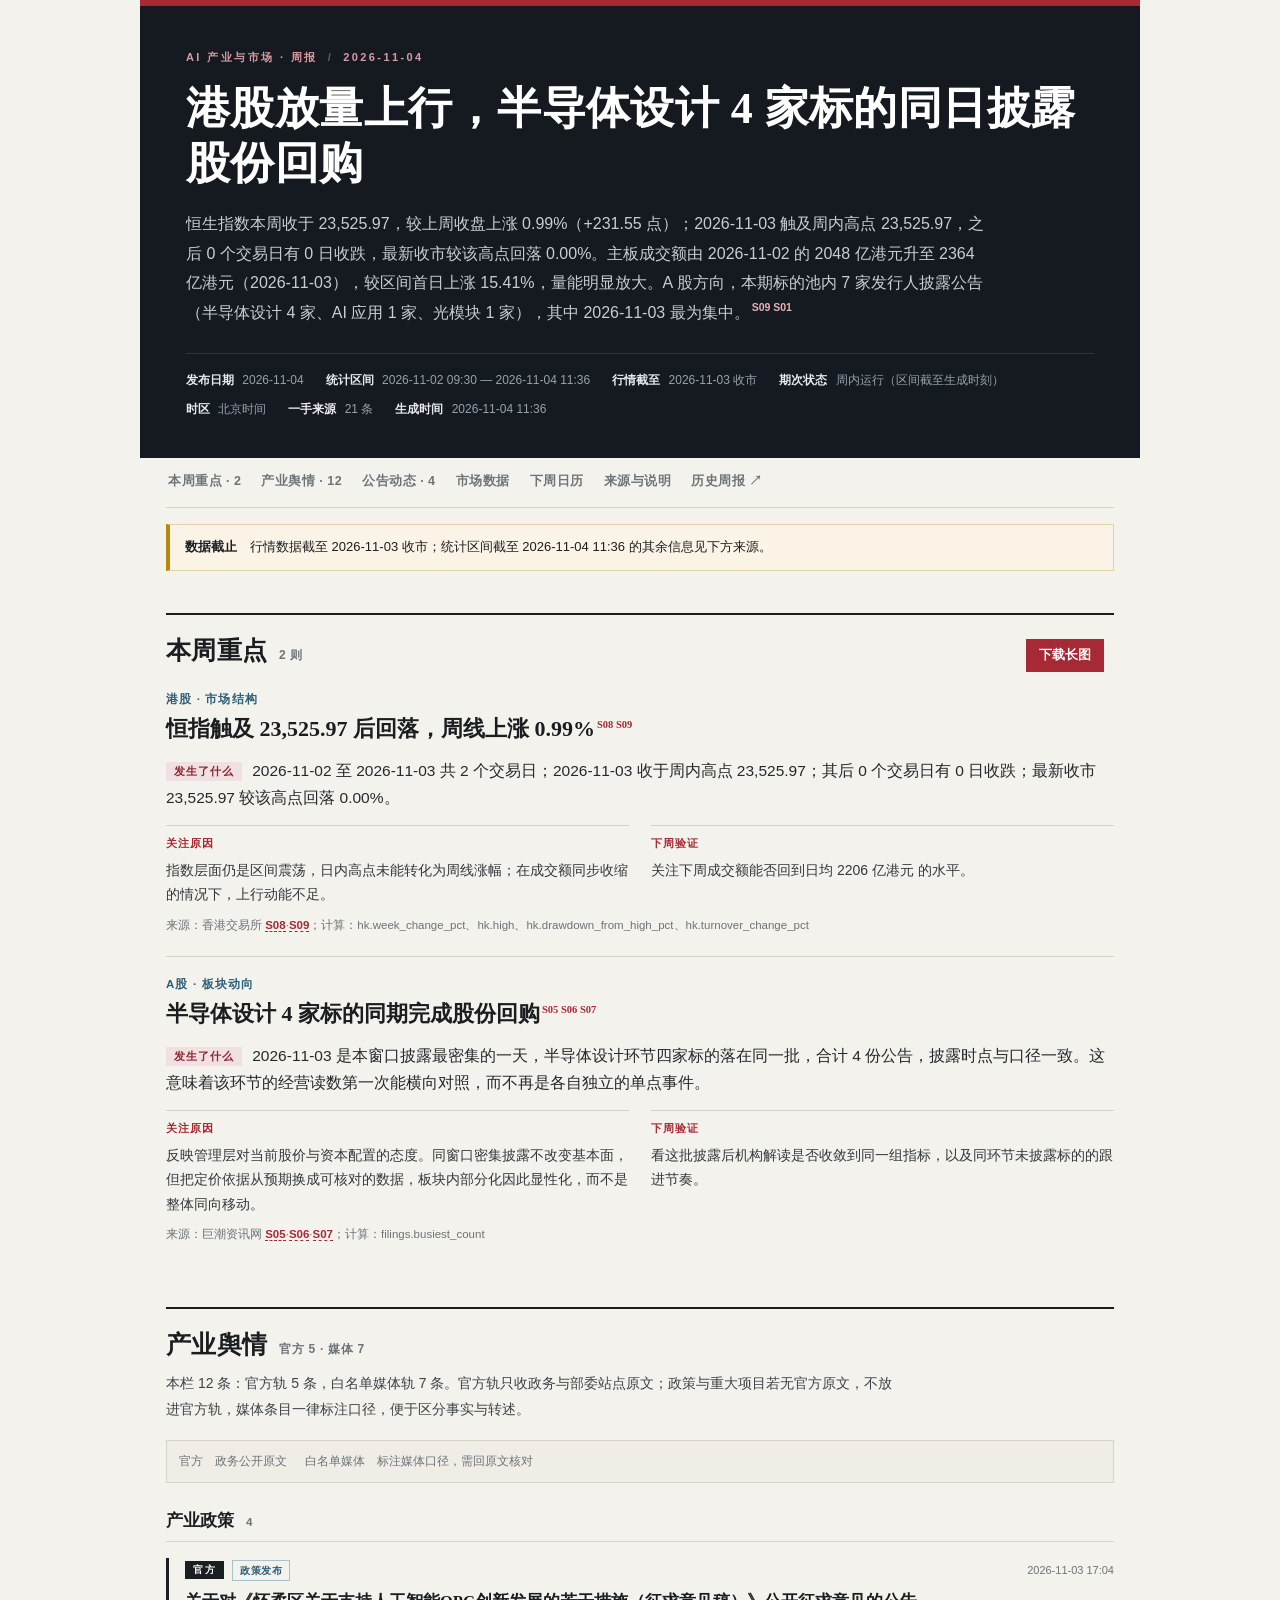
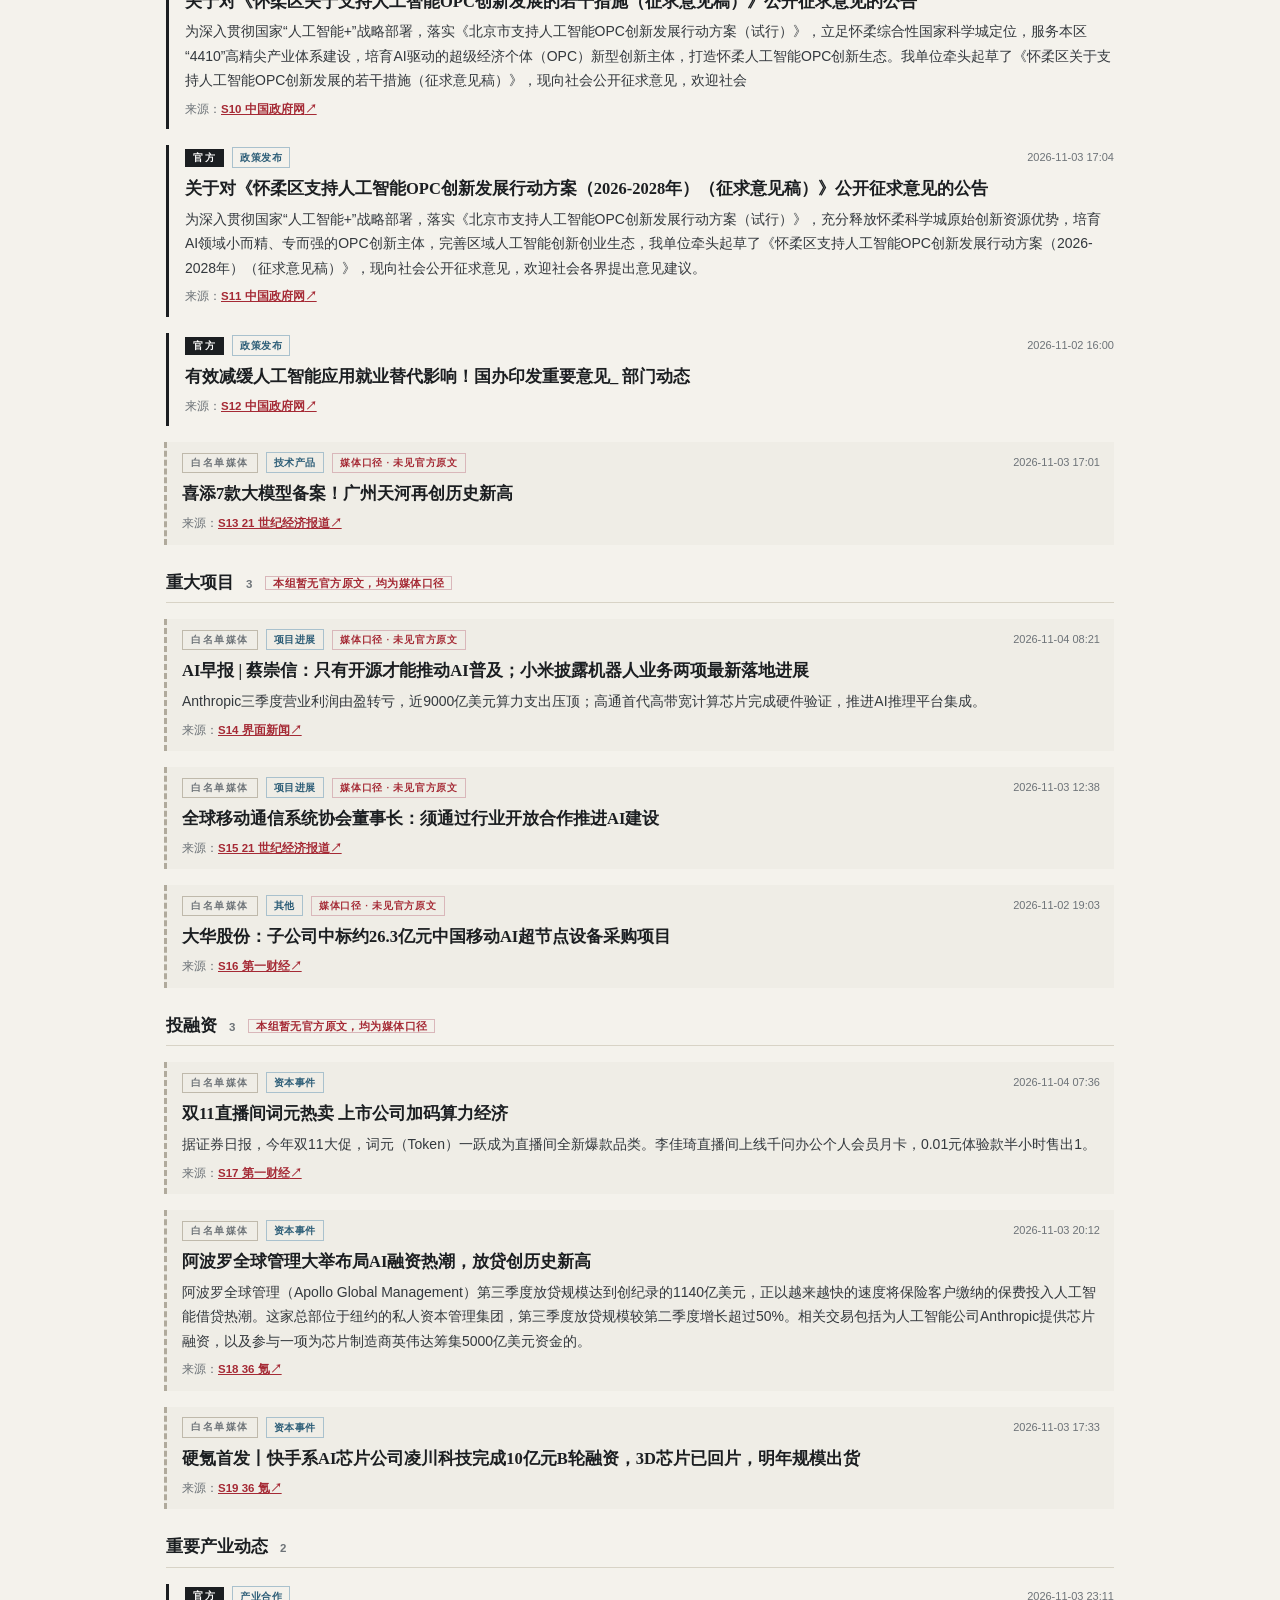
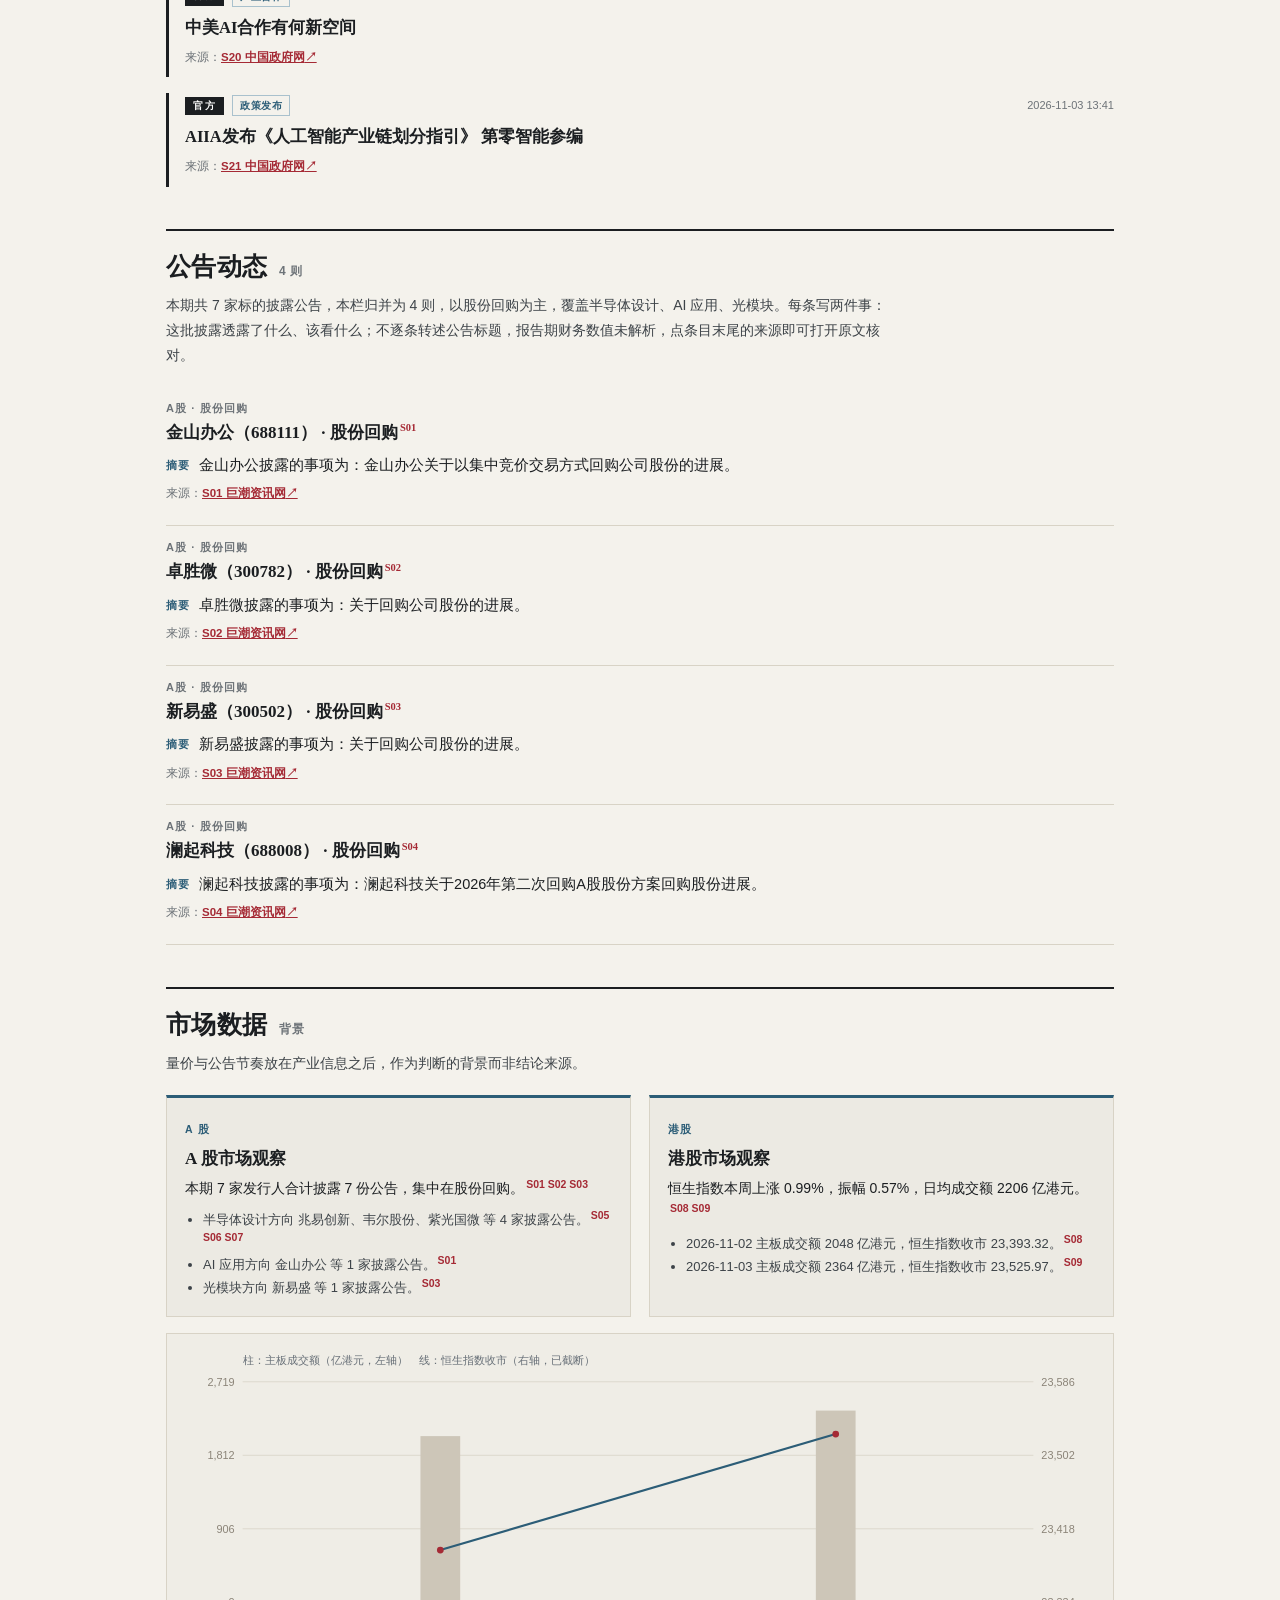
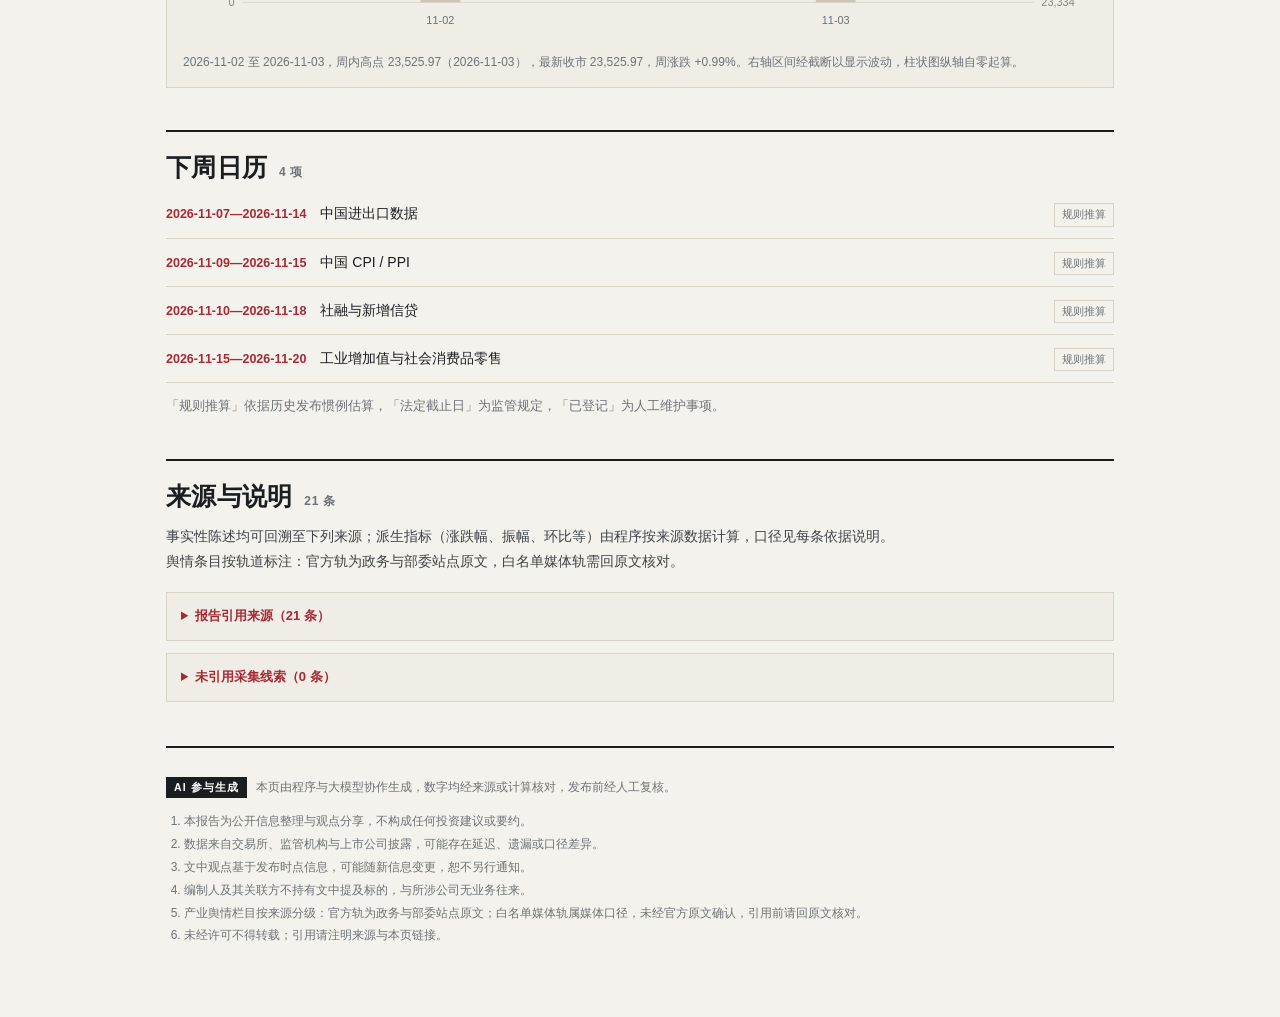
<file: weekly/2026-W45.html>
<!doctype html>
<html lang="zh-CN"><head><meta charset="utf-8"><meta name="viewport" content="width=device-width, initial-scale=1">
<meta name="description" content="恒生指数本周收于 23,525.97，较上周收盘上涨 0.99%（+231.55 点）；2026-11-03 触及周内高点 23,525.97，之后 0 个交易日有 0 日收跌，最新收市较该高点回落 0.00%。主板成交额由 2026-11-02 的 2048 亿港元升至 2364 亿港元（2026-11-03），较区间首日上涨 15.41%，量能明显放大。A 股方向，本期标的池内 7 家发行人披露公告（半导体设计 4 家、AI 应用 1 家、光模块 1 家），其中 2026-11-03 最为集中。">
<meta name="generator" content="ai-market-weekly 2026-W45">
<title>港股放量上行，半导体设计 4 家标的同日披露股份回购｜AI 产业与市场周报</title>
<style>
:root{
  --paper:#f4f2ec; --ink:#1b1e21; --muted:#6d7378; --line:#d8d3c6;
  --red:#a52a35; --night:#141a20; --blue:#2c5d77; --panel:#eceae3; --panel-soft:#efede6;
  --serif:"Source Han Serif SC","Noto Serif SC","Songti SC",Georgia,"SimSun",serif;
  --sans:"PingFang SC","Microsoft YaHei","Hiragino Sans GB",Arial,sans-serif;
}
*{box-sizing:border-box}
[hidden]{display:none!important}
body{margin:0;background:var(--paper);color:var(--ink);font:15.5px/1.75 var(--sans);-webkit-font-smoothing:antialiased}
.wrap{max-width:1000px;margin:auto;padding:24px 26px 60px}
a{color:inherit}
.shell{max-width:1000px;margin:0 auto;padding:0 26px 70px}

/* 报头 */
.masthead{background:var(--night);color:#fff;margin:0 -26px;padding:46px 46px 38px;border-top:6px solid var(--red)}
.masthead .kicker{margin:0 0 18px;font:700 11px/1 var(--sans);letter-spacing:.22em;color:#d99aa1;text-transform:uppercase}
.masthead .kicker .sep{margin:0 10px;color:#5b666f}
.masthead h1{font:800 clamp(28px,4.2vw,44px)/1.25 var(--serif);margin:0 0 18px;letter-spacing:.01em}
.masthead .standfirst{margin:0;color:#c7ced3;font-size:16px;line-height:1.85;max-width:50em}
.masthead .standfirst .cite a{color:#e7b2b8}
.masthead-facts{display:flex;flex-wrap:wrap;gap:8px 22px;margin-top:26px;padding-top:16px;border-top:1px solid #2c353d;color:#98a2aa;font-size:12px}
.masthead-facts b{color:#e6e9ec;font-weight:700;margin-right:5px}

/* 目录：横向吸顶，取代原来的左栏 */
.toc{position:sticky;top:0;z-index:20;display:flex;gap:20px;overflow-x:auto;padding:13px 2px;margin:0;
  background:var(--paper);border-bottom:1px solid var(--line);scrollbar-width:none}
.toc::-webkit-scrollbar{display:none}
.toc a{flex:0 0 auto;font:800 12.5px/1 var(--sans);letter-spacing:.04em;color:var(--muted);text-decoration:none;padding:4px 0;border-bottom:2px solid transparent}
.toc a:hover{color:var(--red);border-bottom-color:var(--red)}

/* 区块 */
.block{border-top:2px solid var(--ink);margin-top:42px;padding-top:20px;scroll-margin-top:58px}
.block-head{display:flex;align-items:baseline;justify-content:space-between;gap:14px;flex-wrap:wrap}
.block-head h2{font:800 25px/1.3 var(--serif);margin:0;letter-spacing:.01em}
.count{font:700 12px/1 var(--sans);color:var(--muted);letter-spacing:.06em;margin-left:12px;white-space:nowrap;font-weight:700}
.block-lead{color:#3d4348;font-size:14px;line-height:1.8;margin:10px 0 18px;max-width:52em}
.empty{color:var(--muted);font-size:14px;padding:16px 0}
.note{font-size:12.5px;color:var(--muted);line-height:1.7}

/* 重点条目 */
.story{padding:22px 0 20px;border-bottom:1px solid var(--line)}
.story:last-of-type{border-bottom:none}
.story .meta{font:700 11.5px/1 var(--sans);letter-spacing:.1em;color:var(--blue);margin:0 0 8px;text-transform:uppercase}
.story h3{font:800 22px/1.45 var(--serif);margin:0 0 12px}
.story .reported{margin:0 0 14px;font-size:15.5px;color:#25292d}
.reported b{display:inline-block;background:#f0e0e1;color:#8a2630;font:800 10.5px/1.8 var(--sans);letter-spacing:.1em;padding:0 8px;margin-right:10px;vertical-align:1px}
.triple{display:grid;grid-template-columns:1fr 1fr;gap:22px;margin-top:6px}
.triple>div{border-top:1px solid var(--line);padding-top:9px;font-size:14px;line-height:1.75;color:#33383d}
.triple b{display:block;color:var(--red);font:800 11px/1.6 var(--sans);letter-spacing:.1em;margin-bottom:5px}

/* 产业舆情：单列，用轨别徽标与左侧边线区分，不做左右分栏 */
.intel-legend{display:flex;flex-wrap:wrap;align-items:center;gap:8px 12px;font-size:12px;color:var(--muted);
  padding:10px 12px;background:var(--panel-soft);border:1px solid var(--line);margin:0 0 6px}
.intel-legend .legend{margin-left:6px}
.intel-legend .legend:first-child{margin-left:0}
.thread{margin-top:26px}
.thread h3{font:800 17px/1.4 var(--serif);margin:0 0 4px;padding-bottom:8px;border-bottom:1px solid var(--line)}
.thread h3 .count{font-size:11.5px}
.thread-flag{font:700 10.5px/1.6 var(--sans);letter-spacing:.04em;color:var(--red);border:1px solid #d9b7ba;padding:0 7px;margin-left:12px;vertical-align:1px}
.intel{border-left:3px solid var(--ink);padding:2px 0 10px 16px;margin:16px 0 0}
/* 媒体轨：淡底 + 虚线边 + 描边徽标，和官方轨一眼可分，但不做左右分栏 */
.intel.track-media{background:var(--panel-soft);border-left:3px dashed #b0aa9c;padding:10px 14px 11px 15px;margin-left:-2px}
.intel-head{display:flex;align-items:center;gap:8px;flex-wrap:wrap}
.intel-head .track{font:800 9.5px/1.7 var(--sans);letter-spacing:.16em;padding:1px 8px;background:var(--ink);color:#fff}
.track-media .intel-head .track{background:none;color:var(--muted);border:1px solid #bfb9ab}
.intel-head .chip{font:700 10px/1.7 var(--sans);letter-spacing:.06em;color:var(--blue);border:1px solid #a9c1cd;padding:1px 7px}
.intel-head .caveat{font:700 9.5px/1.7 var(--sans);letter-spacing:.08em;color:var(--red);border:1px solid #d9b7ba;padding:1px 7px}
.intel-head .stamp{font-size:11px;color:var(--muted);margin-left:auto}
.intel h4{font:700 16.5px/1.55 var(--serif);margin:8px 0 5px}
.intel .reading{margin:0;font-size:14px;line-height:1.75;color:#33383d}
.intel .source{margin-top:6px}

/* 公告动态 */
.update{padding:16px 0;border-bottom:1px solid var(--line)}
.update .meta{font:700 11px/1 var(--sans);letter-spacing:.1em;color:var(--muted);margin:0 0 6px}
.update h3{font:800 17px/1.5 var(--serif);margin:3px 0 8px}
.update p{margin:5px 0}
.update .reading{margin:6px 0 0;font-size:14.5px}
.reading b{display:inline-block;color:var(--blue);font:800 10.5px/1.7 var(--sans);letter-spacing:.1em;margin-right:9px;vertical-align:1px}
.update .takeaway{margin:9px 0 2px;padding:0 0 0 12px;background:none;border-left:2px solid var(--line);font-size:14px;line-height:1.75;color:#3a3f44}
.update .takeaway b{display:inline-block;color:var(--muted);font:800 10.5px/1.7 var(--sans);letter-spacing:.1em;margin-right:9px}

/* 市场数据 */
.market-grid{display:grid;grid-template-columns:1fr 1fr;gap:18px;margin-top:4px}
.market{background:var(--panel);border:1px solid var(--line);border-top:3px solid var(--blue);padding:16px 18px}
.market .tag{font:800 10.5px/1 var(--sans);letter-spacing:.12em;color:var(--blue)}
.market h3{margin:6px 0 6px;font:800 17px/1.4 var(--serif)}
.market p{margin:0 0 8px;font-size:14px}
.market ul{margin:0;padding-left:18px;font-size:13px;color:#3d4348}

/* 日历与回顾 */
.calendar{list-style:none;padding:0;margin:6px 0 0}
.calendar li{border-bottom:1px solid var(--line);padding:11px 0;display:flex;gap:14px;flex-wrap:wrap;align-items:baseline}
.calendar .when{font:800 12.5px/1.6 var(--sans);color:var(--red);min-width:132px}
.calendar .what{flex:1 1 240px;font-size:14px}
.calendar .tag-certainty{font-size:11px;color:var(--muted);border:1px solid var(--line);padding:1px 7px;white-space:nowrap}
.prev-check{list-style:none;padding:0;margin:6px 0 0}
.prev-check li{border-bottom:1px solid var(--line);padding:11px 0;font-size:14px}
.prev-check .status{font:800 12px/1.6 var(--sans);margin-right:9px}
.status-兑现{color:#0f6e56}
.status-未兑现{color:var(--red)}
.status-待验证{color:var(--muted)}

/* 来源与页脚 */
.source{font-size:11.5px;color:var(--muted);margin:8px 0 0;line-height:1.8}
.source a{color:var(--red);font-weight:800}
.source a.sid{font-weight:800;color:var(--red);text-decoration:none;border-bottom:1px dashed currentColor}
.source a.sid:hover{border-bottom-style:solid}
.source a.sid-more{font-size:11px;font-weight:700;color:var(--muted);text-decoration:none;margin-left:4px}
.source a.sid-more:hover{color:var(--red)}
.source-details{margin:12px 0;border:1px solid var(--line);background:var(--panel-soft);padding:0 14px}
.source-details summary{padding:12px 0;cursor:pointer;font-weight:800;color:var(--red);font-size:13px}
.sources{padding-left:22px;margin:0 0 12px}
.sources li{padding:9px 0;border-bottom:1px solid var(--line);font-size:12.5px;overflow-wrap:anywhere;line-height:1.7}
.sources a{color:var(--red);font-weight:800}
.sources small{color:var(--muted)}
.disclaimer{border-top:2px solid var(--ink);margin-top:44px;padding-top:16px;font-size:12px;color:var(--muted);line-height:1.9}
.disclaimer ol{margin:8px 0 0;padding-left:18px}
.cite{font-size:10.5px;line-height:0;margin-left:2px}
.cite a{color:var(--red);text-decoration:none;font-weight:800}
.cite a:hover{text-decoration:underline}
.badge-ai{display:inline-block;background:var(--ink);color:#fff;font:800 10.5px/1.8 var(--sans);letter-spacing:.1em;padding:1px 8px;margin-right:9px}
.datacut{background:#fbf3e6;border:1px solid #e3cfa8;border-left:4px solid #b8860b;padding:11px 15px;margin:16px 0;font-size:13px}
.export-actions{display:flex;align-items:center;gap:10px}
.export-button{border:1px solid var(--red);background:var(--red);color:#fff;font-family:var(--sans);font-size:12.5px;font-weight:700;padding:7px 12px;cursor:pointer}
.export-button:hover{background:#81212b}
.export-button:disabled{opacity:.6;cursor:wait}
.export-status{font-size:12px;color:var(--muted)}
a:focus-visible{outline:2px solid var(--red);outline-offset:3px}

@media(max-width:780px){
  .shell{padding:0 16px 50px}
  .masthead{margin:0 -16px;padding:32px 20px 26px}
  .masthead .standfirst{font-size:15px}
  .toc{gap:14px}
  .block-head h2{font-size:21px}
  .story h3{font-size:19px}
  .triple,.market-grid{grid-template-columns:1fr;gap:14px}
  .calendar .when{min-width:auto}
}

/* 图表与零散组件；版面骨架与舆情组件在 site.css */
.chart{margin:16px 0 4px;border:1px solid var(--line);background:var(--panel-soft);padding:14px 16px}
.chart svg{display:block;width:100%;height:auto}
.chart-cap{margin:6px 0 0;color:var(--muted);font-size:12px}
.announcements{margin:8px 0 0;padding-left:18px;font-size:12.5px;color:var(--muted)}
.announcements li{margin:2px 0}
.theme-chip{display:inline-block;font-size:10.5px;color:var(--blue);border:1px solid #a9c1cd;padding:0 6px;margin-left:6px;vertical-align:1px}

</style></head><body><div class="shell">
<header class="masthead">
<p class="kicker">AI 产业与市场 · 周报<span class="sep">/</span>2026-11-04</p>
<h1>港股放量上行，半导体设计 4 家标的同日披露股份回购</h1>
<p class="standfirst">恒生指数本周收于 23,525.97，较上周收盘上涨 0.99%（+231.55 点）；2026-11-03 触及周内高点 23,525.97，之后 0 个交易日有 0 日收跌，最新收市较该高点回落 0.00%。主板成交额由 2026-11-02 的 2048 亿港元升至 2364 亿港元（2026-11-03），较区间首日上涨 15.41%，量能明显放大。A 股方向，本期标的池内 7 家发行人披露公告（半导体设计 4 家、AI 应用 1 家、光模块 1 家），其中 2026-11-03 最为集中。<sup class="cite"><a href="#S09">S09</a> <a href="#S01">S01</a></sup></p>
<div class="masthead-facts"><span><b>发布日期</b> 2026-11-04</span><span><b>统计区间</b> 2026-11-02 09:30 — 2026-11-04 11:36</span><span><b>行情截至</b> 2026-11-03 收市</span><span><b>期次状态</b> 周内运行（区间截至生成时刻）</span><span><b>时区</b> 北京时间</span><span><b>一手来源</b> 21 条</span><span><b>生成时间</b> 2026-11-04 11:36</span></div>
</header>
<nav class="toc"><a href="#focus">本周重点 · 2</a><a href="#intel">产业舆情 · 12</a><a href="#filings">公告动态 · 4</a><a href="#markets">市场数据</a><a href="#outlook">下周日历</a><a href="#sources">来源与说明</a><a href="./">历史周报 ↗</a></nav>
<div class="datacut"><b>数据截止</b>　行情数据截至 2026-11-03 收市；统计区间截至 2026-11-04 11:36 的其余信息见下方来源。</div>
<main>
<section id="focus" class="block">
<div class="block-head"><h2>本周重点<span class="count">2 则</span></h2>
<div class="export-actions"><button class="export-button" type="button" data-export-highlights>下载长图</button><span class="export-status" data-export-status aria-live="polite"></span></div></div>
<article class="story"><p class="meta">港股 · 市场结构</p><h3>恒指触及 23,525.97 后回落，周线上涨 0.99%<sup class="cite"><a href="#S08">S08</a> <a href="#S09">S09</a></sup></h3><p class="reported"><b>发生了什么</b>2026-11-02 至 2026-11-03 共 2 个交易日；2026-11-03 收于周内高点 23,525.97；其后 0 个交易日有 0 日收跌；最新收市 23,525.97 较该高点回落 0.00%。</p><div class="triple"><div class="analysis"><b>关注原因</b>指数层面仍是区间震荡，日内高点未能转化为周线涨幅；在成交额同步收缩的情况下，上行动能不足。</div><div class="watch"><b>下周验证</b>关注下周成交额能否回到日均 2206 亿港元 的水平。</div></div><p class="source">来源：香港交易所 <a class="sid" href="https://www.hkex.com.hk/eng/stat/smstat/dayquot/d261102e.htm" target="_blank" rel="noopener noreferrer" title="打开原文">S08</a>·<a class="sid" href="https://www.hkex.com.hk/eng/stat/smstat/dayquot/d261103e.htm" target="_blank" rel="noopener noreferrer" title="打开原文">S09</a>；计算：hk.week_change_pct、hk.high、hk.drawdown_from_high_pct、hk.turnover_change_pct</p></article><article class="story"><p class="meta">A股 · 板块动向</p><h3>半导体设计 4 家标的同期完成股份回购<sup class="cite"><a href="#S05">S05</a> <a href="#S06">S06</a> <a href="#S07">S07</a></sup></h3><p class="reported"><b>发生了什么</b>2026-11-03 是本窗口披露最密集的一天，半导体设计环节四家标的落在同一批，合计 4 份公告，披露时点与口径一致。这意味着该环节的经营读数第一次能横向对照，而不再是各自独立的单点事件。</p><div class="triple"><div class="analysis"><b>关注原因</b>反映管理层对当前股价与资本配置的态度。同窗口密集披露不改变基本面，但把定价依据从预期换成可核对的数据，板块内部分化因此显性化，而不是整体同向移动。</div><div class="watch"><b>下周验证</b>看这批披露后机构解读是否收敛到同一组指标，以及同环节未披露标的的跟进节奏。</div></div><p class="source">来源：巨潮资讯网 <a class="sid" href="https://static.cninfo.com.cn/finalpage/2026-11-03/1225652254.PDF" target="_blank" rel="noopener noreferrer" title="打开原文">S05</a>·<a class="sid" href="https://static.cninfo.com.cn/finalpage/2026-11-03/1225652252.PDF" target="_blank" rel="noopener noreferrer" title="打开原文">S06</a>·<a class="sid" href="https://static.cninfo.com.cn/finalpage/2026-11-03/1225653976.PDF" target="_blank" rel="noopener noreferrer" title="打开原文">S07</a>；计算：filings.busiest_count</p></article>
</section>
<section id="intel" class="block">
<div class="block-head"><h2>产业舆情<span class="count">官方 5 · 媒体 7</span></h2></div>
<p class="block-lead">本栏 12 条：官方轨 5 条，白名单媒体轨 7 条。官方轨只收政务与部委站点原文；政策与重大项目若无官方原文，不放进官方轨，媒体条目一律标注口径，便于区分事实与转述。</p><div class="intel-legend"><span class="legend legend-official">官方</span>政务公开原文<span class="legend legend-media">白名单媒体</span>标注媒体口径，需回原文核对</div><div class="thread"><h3>产业政策<span class="count">4</span></h3><article class="intel track-official"><div class="intel-head"><span class="track">官方</span><span class="chip">政策发布</span><span class="stamp">2026-11-03 17:04</span></div><h4>关于对《怀柔区关于支持人工智能OPC创新发展的若干措施（征求意见稿）》公开征求意见的公告</h4><p class="reading">为深入贯彻国家“人工智能+”战略部署，落实《北京市支持人工智能OPC创新发展行动方案（试行）》，立足怀柔综合性国家科学城定位，服务本区“4410”高精尖产业体系建设，培育AI驱动的超级经济个体（OPC）新型创新主体，打造怀柔人工智能OPC创新生态。我单位牵头起草了《怀柔区关于支持人工智能OPC创新发展的若干措施（征求意见稿）》，现向社会公开征求意见，欢迎社会</p><p class="source">来源：<a href="https://www.beijing.gov.cn/hudong/gfxwjzj/qjzjxx/202611/t20261103_4930660.html" target="_blank" rel="noopener noreferrer">S10 中国政府网<span class="ext">↗</span></a></p></article><article class="intel track-official"><div class="intel-head"><span class="track">官方</span><span class="chip">政策发布</span><span class="stamp">2026-11-03 17:04</span></div><h4>关于对《怀柔区支持人工智能OPC创新发展行动方案（2026-2028年）（征求意见稿）》公开征求意见的公告</h4><p class="reading">为深入贯彻国家“人工智能+”战略部署，落实《北京市支持人工智能OPC创新发展行动方案（试行）》，充分释放怀柔科学城原始创新资源优势，培育AI领域小而精、专而强的OPC创新主体，完善区域人工智能创新创业生态，我单位牵头起草了《怀柔区支持人工智能OPC创新发展行动方案（2026-2028年）（征求意见稿）》，现向社会公开征求意见，欢迎社会各界提出意见建议。</p><p class="source">来源：<a href="https://www.beijing.gov.cn/hudong/gfxwjzj/qjzjxx/202611/t20261103_4930564.html" target="_blank" rel="noopener noreferrer">S11 中国政府网<span class="ext">↗</span></a></p></article><article class="intel track-official"><div class="intel-head"><span class="track">官方</span><span class="chip">政策发布</span><span class="stamp">2026-11-02 16:00</span></div><h4>有效减缓人工智能应用就业替代影响！国办印发重要意见_ 部门动态</h4><p class="source">来源：<a href="https://www.fzcangshan.gov.cn/xjwz/xxgk/gzdt/bmdt/202611/t20261102_5388630.htm" target="_blank" rel="noopener noreferrer">S12 中国政府网<span class="ext">↗</span></a></p></article><article class="intel track-media"><div class="intel-head"><span class="track">白名单媒体</span><span class="chip">技术产品</span><span class="caveat">媒体口径 · 未见官方原文</span><span class="stamp">2026-11-03 17:01</span></div><h4>喜添7款大模型备案！广州天河再创历史新高</h4><p class="source">来源：<a href="https://www.21jingji.com/article/20261103/herald/15300d96bfcd966f0b789f42b11170c9.html" target="_blank" rel="noopener noreferrer">S13 21 世纪经济报道<span class="ext">↗</span></a></p></article></div><div class="thread"><h3>重大项目<span class="count">3</span><span class="thread-flag">本组暂无官方原文，均为媒体口径</span></h3><article class="intel track-media"><div class="intel-head"><span class="track">白名单媒体</span><span class="chip">项目进展</span><span class="caveat">媒体口径 · 未见官方原文</span><span class="stamp">2026-11-04 08:21</span></div><h4>AI早报 | 蔡崇信：只有开源才能推动AI普及；小米披露机器人业务两项最新落地进展</h4><p class="reading">Anthropic三季度营业利润由盈转亏，近9000亿美元算力支出压顶；高通首代高带宽计算芯片完成硬件验证，推进AI推理平台集成。</p><p class="source">来源：<a href="https://www.jiemian.com/article/15288958.html" target="_blank" rel="noopener noreferrer">S14 界面新闻<span class="ext">↗</span></a></p></article><article class="intel track-media"><div class="intel-head"><span class="track">白名单媒体</span><span class="chip">项目进展</span><span class="caveat">媒体口径 · 未见官方原文</span><span class="stamp">2026-11-03 12:38</span></div><h4>全球移动通信系统协会董事长：须通过行业开放合作推进AI建设</h4><p class="source">来源：<a href="https://www.21jingji.com/article/20261103/herald/f9ebb70cd563f546275efb52bbaaba56.html" target="_blank" rel="noopener noreferrer">S15 21 世纪经济报道<span class="ext">↗</span></a></p></article><article class="intel track-media"><div class="intel-head"><span class="track">白名单媒体</span><span class="chip">其他</span><span class="caveat">媒体口径 · 未见官方原文</span><span class="stamp">2026-11-02 19:03</span></div><h4>大华股份：子公司中标约26.3亿元中国移动AI超节点设备采购项目</h4><p class="source">来源：<a href="https://www.yicai.com/news/103421912.html" target="_blank" rel="noopener noreferrer">S16 第一财经<span class="ext">↗</span></a></p></article></div><div class="thread"><h3>投融资<span class="count">3</span><span class="thread-flag">本组暂无官方原文，均为媒体口径</span></h3><article class="intel track-media"><div class="intel-head"><span class="track">白名单媒体</span><span class="chip">资本事件</span><span class="stamp">2026-11-04 07:36</span></div><h4>双11直播间词元热卖 上市公司加码算力经济</h4><p class="reading">据证券日报，今年双11大促，词元（Token）一跃成为直播间全新爆款品类。李佳琦直播间上线千问办公个人会员月卡，0.01元体验款半小时售出1。</p><p class="source">来源：<a href="https://www.yicai.com/brief/103424375.html" target="_blank" rel="noopener noreferrer">S17 第一财经<span class="ext">↗</span></a></p></article><article class="intel track-media"><div class="intel-head"><span class="track">白名单媒体</span><span class="chip">资本事件</span><span class="stamp">2026-11-03 20:12</span></div><h4>阿波罗全球管理大举布局AI融资热潮，放贷创历史新高</h4><p class="reading">阿波罗全球管理（Apollo Global Management）第三季度放贷规模达到创纪录的1140亿美元，正以越来越快的速度将保险客户缴纳的保费投入人工智能借贷热潮。这家总部位于纽约的私人资本管理集团，第三季度放贷规模较第二季度增长超过50%。相关交易包括为人工智能公司Anthropic提供芯片融资，以及参与一项为芯片制造商英伟达筹集5000亿美元资金的。</p><p class="source">来源：<a href="https://www.36kr.com/newsflashes/4053969823601544" target="_blank" rel="noopener noreferrer">S18 36 氪<span class="ext">↗</span></a></p></article><article class="intel track-media"><div class="intel-head"><span class="track">白名单媒体</span><span class="chip">资本事件</span><span class="stamp">2026-11-03 17:33</span></div><h4>硬氪首发丨快手系AI芯片公司凌川科技完成10亿元B轮融资，3D芯片已回片，明年规模出货</h4><p class="source">来源：<a href="https://m.36kr.com/p/4054776980378758" target="_blank" rel="noopener noreferrer">S19 36 氪<span class="ext">↗</span></a></p></article></div><div class="thread"><h3>重要产业动态<span class="count">2</span></h3><article class="intel track-official"><div class="intel-head"><span class="track">官方</span><span class="chip">产业合作</span><span class="stamp">2026-11-03 23:11</span></div><h4>中美AI合作有何新空间</h4><p class="source">来源：<a href="https://desk.sh.gov.cn/zxfw/xwzx/20261103/7a736c32151b4e4187cb6cc526ec6b35.html" target="_blank" rel="noopener noreferrer">S20 中国政府网<span class="ext">↗</span></a></p></article><article class="intel track-official"><div class="intel-head"><span class="track">官方</span><span class="chip">政策发布</span><span class="stamp">2026-11-03 13:41</span></div><h4>AIIA发布《人工智能产业链划分指引》 第零智能参编</h4><p class="source">来源：<a href="https://www.ncsti.gov.cn/kjdt/kjrd/202611/t20261103_260940.html" target="_blank" rel="noopener noreferrer">S21 中国政府网<span class="ext">↗</span></a></p></article></div>
</section>
<section id="filings" class="block"><div class="block-head"><h2>公告动态<span class="count">4 则</span></h2></div><p class="block-lead">本期共 7 家标的披露公告，本栏归并为 4 则，以股份回购为主，覆盖半导体设计、AI 应用、光模块。每条写两件事：这批披露透露了什么、该看什么；不逐条转述公告标题，报告期财务数值未解析，点条目末尾的来源即可打开原文核对。</p><article class="update"><p class="meta">A股 · 股份回购</p><h3>金山办公（688111） · 股份回购<sup class="cite"><a href="#S01">S01</a></sup></h3><p class="reading"><b>摘要</b>金山办公披露的事项为：金山办公关于以集中竞价交易方式回购公司股份的进展。</p><p class="source">来源：<a href="https://static.cninfo.com.cn/finalpage/2026-11-04/1225654956.PDF" target="_blank" rel="noopener noreferrer">S01 巨潮资讯网<span class="ext">↗</span></a></p></article><article class="update"><p class="meta">A股 · 股份回购</p><h3>卓胜微（300782） · 股份回购<sup class="cite"><a href="#S02">S02</a></sup></h3><p class="reading"><b>摘要</b>卓胜微披露的事项为：关于回购公司股份的进展。</p><p class="source">来源：<a href="https://static.cninfo.com.cn/finalpage/2026-11-03/1225655880.PDF" target="_blank" rel="noopener noreferrer">S02 巨潮资讯网<span class="ext">↗</span></a></p></article><article class="update"><p class="meta">A股 · 股份回购</p><h3>新易盛（300502） · 股份回购<sup class="cite"><a href="#S03">S03</a></sup></h3><p class="reading"><b>摘要</b>新易盛披露的事项为：关于回购公司股份的进展。</p><p class="source">来源：<a href="https://static.cninfo.com.cn/finalpage/2026-11-03/1225655406.PDF" target="_blank" rel="noopener noreferrer">S03 巨潮资讯网<span class="ext">↗</span></a></p></article><article class="update"><p class="meta">A股 · 股份回购</p><h3>澜起科技（688008） · 股份回购<sup class="cite"><a href="#S04">S04</a></sup></h3><p class="reading"><b>摘要</b>澜起科技披露的事项为：澜起科技关于2026年第二次回购A股股份方案回购股份进展。</p><p class="source">来源：<a href="https://static.cninfo.com.cn/finalpage/2026-11-03/1225653790.PDF" target="_blank" rel="noopener noreferrer">S04 巨潮资讯网<span class="ext">↗</span></a></p></article></section>
<section id="markets" class="block"><div class="block-head"><h2>市场数据<span class="count">背景</span></h2></div>
<p class="block-lead">量价与公告节奏放在产业信息之后，作为判断的背景而非结论来源。</p>
<div class="market-grid"><article class="market"><span class="tag">A 股</span><h3>A 股市场观察</h3><p>本期 7 家发行人合计披露 7 份公告，集中在股份回购。<sup class="cite"><a href="#S01">S01</a> <a href="#S02">S02</a> <a href="#S03">S03</a></sup></p><ul><li>半导体设计方向 兆易创新、韦尔股份、紫光国微 等 4 家披露公告。<sup class="cite"><a href="#S05">S05</a> <a href="#S06">S06</a> <a href="#S07">S07</a></sup></li><li>AI 应用方向 金山办公 等 1 家披露公告。<sup class="cite"><a href="#S01">S01</a></sup></li><li>光模块方向 新易盛 等 1 家披露公告。<sup class="cite"><a href="#S03">S03</a></sup></li></ul></article><article class="market"><span class="tag">港股</span><h3>港股市场观察</h3><p>恒生指数本周上涨 0.99%，振幅 0.57%，日均成交额 2206 亿港元。<sup class="cite"><a href="#S08">S08</a> <a href="#S09">S09</a></sup></p><ul><li>2026-11-02 主板成交额 2048 亿港元，恒生指数收市 23,393.32。<sup class="cite"><a href="#S08">S08</a></sup></li><li>2026-11-03 主板成交额 2364 亿港元，恒生指数收市 23,525.97。<sup class="cite"><a href="#S09">S09</a></sup></li></ul></article></div><figure class="chart"><svg viewBox="0 0 920 300" role="img" aria-label="港股主板成交额与恒生指数 2026-11-02 至 2026-11-03 走势"><line x1="60" y1="34.0" x2="856" y2="34.0" stroke="#ddd8cd" stroke-width="1"/><text x="52" y="38.0" text-anchor="end" font-size="11" fill="#8b8478">2,719</text><text x="864" y="38.0" font-size="11" fill="#8b8478">23,586</text><line x1="60" y1="108.0" x2="856" y2="108.0" stroke="#ddd8cd" stroke-width="1"/><text x="52" y="112.0" text-anchor="end" font-size="11" fill="#8b8478">1,812</text><text x="864" y="112.0" font-size="11" fill="#8b8478">23,502</text><line x1="60" y1="182.0" x2="856" y2="182.0" stroke="#ddd8cd" stroke-width="1"/><text x="52" y="186.0" text-anchor="end" font-size="11" fill="#8b8478">906</text><text x="864" y="186.0" font-size="11" fill="#8b8478">23,418</text><line x1="60" y1="256.0" x2="856" y2="256.0" stroke="#ddd8cd" stroke-width="1"/><text x="52" y="260.0" text-anchor="end" font-size="11" fill="#8b8478">0</text><text x="864" y="260.0" font-size="11" fill="#8b8478">23,334</text><rect x="239.0" y="88.7" width="40.0" height="167.3" fill="#cdc6b8"/><text x="259.0" y="278" text-anchor="middle" font-size="11" fill="#687078">11-02</text><rect x="637.0" y="63.0" width="40.0" height="193.0" fill="#cdc6b8"/><text x="657.0" y="278" text-anchor="middle" font-size="11" fill="#687078">11-03</text><polyline points="259.0,203.4 657.0,86.6" fill="none" stroke="#2c5d77" stroke-width="2.2"/><circle cx="259.0" cy="203.4" r="3.4" fill="#a52a35"/><circle cx="657.0" cy="86.6" r="3.4" fill="#a52a35"/><text x="60" y="16" font-size="11" fill="#687078">柱：主板成交额（亿港元，左轴）　线：恒生指数收市（右轴，已截断）</text></svg><figcaption class="chart-cap">2026-11-02 至 2026-11-03，周内高点 23,525.97（2026-11-03），最新收市 23,525.97，周涨跌 +0.99%。右轴区间经截断以显示波动，柱状图纵轴自零起算。</figcaption></figure></section>
<section id="outlook" class="block"><div class="block-head"><h2>下周日历<span class="count">4 项</span></h2></div><ul class="calendar"><li><span class="when">2026-11-07—2026-11-14</span><span class="what">中国进出口数据</span><span class="tag-certainty">规则推算</span></li><li><span class="when">2026-11-09—2026-11-15</span><span class="what">中国 CPI / PPI</span><span class="tag-certainty">规则推算</span></li><li><span class="when">2026-11-10—2026-11-18</span><span class="what">社融与新增信贷</span><span class="tag-certainty">规则推算</span></li><li><span class="when">2026-11-15—2026-11-20</span><span class="what">工业增加值与社会消费品零售</span><span class="tag-certainty">规则推算</span></li></ul><p class="note">「规则推算」依据历史发布惯例估算，「法定截止日」为监管规定，「已登记」为人工维护事项。</p></section>

<section id="sources" class="block"><div class="block-head"><h2>来源与说明<span class="count">21 条</span></h2></div>
<p class="block-lead">事实性陈述均可回溯至下列来源；派生指标（涨跌幅、振幅、环比等）由程序按来源数据计算，口径见每条依据说明。舆情条目按轨道标注：官方轨为政务与部委站点原文，白名单媒体轨需回原文核对。</p>
<details id="report-citations" class="source-details"><summary>报告引用来源（21 条）</summary><ol class="sources"><li id="S01"><b>[S01] A股 · 巨潮资讯网 · 上市公司一手公告</b><br><a href="https://static.cninfo.com.cn/finalpage/2026-11-04/1225654956.PDF" target="_blank" rel="noopener noreferrer">金山办公（688111）股份回购 ↗</a><br><small>2026-11-04（仅日期） · 金山办公（688111）本期披露：金山办公关于以集中竞价交易方式回购公司股份的进展公告。</small></li><li id="S02"><b>[S02] A股 · 巨潮资讯网 · 上市公司一手公告</b><br><a href="https://static.cninfo.com.cn/finalpage/2026-11-03/1225655880.PDF" target="_blank" rel="noopener noreferrer">卓胜微（300782）股份回购 ↗</a><br><small>2026-11-03 18:36（北京时间） · 卓胜微（300782）本期披露：关于回购公司股份的进展公告。</small></li><li id="S03"><b>[S03] A股 · 巨潮资讯网 · 上市公司一手公告</b><br><a href="https://static.cninfo.com.cn/finalpage/2026-11-03/1225655406.PDF" target="_blank" rel="noopener noreferrer">新易盛（300502）股份回购 ↗</a><br><small>2026-11-03 17:16（北京时间） · 新易盛（300502）本期披露：关于回购公司股份的进展公告。</small></li><li id="S04"><b>[S04] A股 · 巨潮资讯网 · 上市公司一手公告</b><br><a href="https://static.cninfo.com.cn/finalpage/2026-11-03/1225653790.PDF" target="_blank" rel="noopener noreferrer">澜起科技（688008）股份回购 ↗</a><br><small>2026-11-03（仅日期） · 澜起科技（688008）本期披露：澜起科技关于2026年第二次回购A股股份方案回购股份进展。</small></li><li id="S05"><b>[S05] A股 · 巨潮资讯网 · 上市公司一手公告</b><br><a href="https://static.cninfo.com.cn/finalpage/2026-11-03/1225652254.PDF" target="_blank" rel="noopener noreferrer">兆易创新（603986）股份回购 ↗</a><br><small>2026-11-03（仅日期） · 兆易创新（603986）本期披露：兆易创新关于以集中竞价交易方式回购A股股份的进展公告。</small></li><li id="S06"><b>[S06] A股 · 巨潮资讯网 · 上市公司一手公告</b><br><a href="https://static.cninfo.com.cn/finalpage/2026-11-03/1225652252.PDF" target="_blank" rel="noopener noreferrer">韦尔股份（603501）股份回购 ↗</a><br><small>2026-11-03（仅日期） · 韦尔股份（603501）本期披露：关于以集中竞价方式回购A股股份的进展公告。</small></li><li id="S07"><b>[S07] A股 · 巨潮资讯网 · 上市公司一手公告</b><br><a href="https://static.cninfo.com.cn/finalpage/2026-11-03/1225653976.PDF" target="_blank" rel="noopener noreferrer">紫光国微（002049）股份回购 ↗</a><br><small>2026-11-03（仅日期） · 紫光国微（002049）本期披露：关于以集中竞价交易方式回购公司股份方案的公告暨回购报告书。</small></li><li id="S08"><b>[S08] 港股 · 香港交易所 · 港交所官方行情</b><br><a href="https://www.hkex.com.hk/eng/stat/smstat/dayquot/d261102e.htm" target="_blank" rel="noopener noreferrer">港交所 2026-11-02 每日成交及恒生指数 ↗</a><br><small>2026-11-02（仅日期） · 日期 2026-11-02。主板成交额 204,840,390,739 港元。恒生指数收市 23393.32，前收市 23294.42。</small></li><li id="S09"><b>[S09] 港股 · 香港交易所 · 港交所官方行情</b><br><a href="https://www.hkex.com.hk/eng/stat/smstat/dayquot/d261103e.htm" target="_blank" rel="noopener noreferrer">港交所 2026-11-03 每日成交及恒生指数 ↗</a><br><small>2026-11-03（仅日期） · 日期 2026-11-03。主板成交额 236,404,374,446 港元。恒生指数收市 23525.97，前收市 23393.32。</small></li><li id="S10"><b>[S10] 产业 · 中国政府网 · 政务公开</b><br><a href="https://www.beijing.gov.cn/hudong/gfxwjzj/qjzjxx/202611/t20261103_4930660.html" target="_blank" rel="noopener noreferrer">关于对《怀柔区关于支持人工智能OPC创新发展的若干措施（征求意见稿）》公开征求意见的公告 ↗</a><br><small>2026-11-03 17:04（北京时间） · 关于对《怀柔区关于支持人工智能OPC创新发展的若干措施（征求意见稿）》公开征求意见的公告    北京市人民政府门户网站</small></li><li id="S11"><b>[S11] 产业 · 中国政府网 · 政务公开</b><br><a href="https://www.beijing.gov.cn/hudong/gfxwjzj/qjzjxx/202611/t20261103_4930564.html" target="_blank" rel="noopener noreferrer">关于对《怀柔区支持人工智能OPC创新发展行动方案（2026-2028年）（征求意见稿）》公开征求意见的公告 ↗</a><br><small>2026-11-03 17:04（北京时间） · 关于对《怀柔区支持人工智能OPC创新发展行动方案（2026-2028年）（征求意见稿）》公开征求意见的公告    北京市人民政府门户网站</small></li><li id="S12"><b>[S12] 产业 · 中国政府网 · 政务公开</b><br><a href="https://www.fzcangshan.gov.cn/xjwz/xxgk/gzdt/bmdt/202611/t20261102_5388630.htm" target="_blank" rel="noopener noreferrer">有效减缓人工智能应用就业替代影响！国办印发重要意见_ 部门动态 ↗</a><br><small>2026-11-02 16:00（北京时间） · 有效减缓人工智能应用就业替代影响！国办印发重要意见_ 部门动态    fzcangshan.gov.cn</small></li><li id="S13"><b>[S13] 产业 · 21 世纪经济报道 · 白名单媒体</b><br><a href="https://www.21jingji.com/article/20261103/herald/15300d96bfcd966f0b789f42b11170c9.html" target="_blank" rel="noopener noreferrer">喜添7款大模型备案！广州天河再创历史新高 ↗</a><br><small>2026-11-03 17:01（北京时间） · 喜添7款大模型备案！广州天河再创历史新高    21财经</small></li><li id="S14"><b>[S14] 产业 · 界面新闻 · 白名单媒体</b><br><a href="https://www.jiemian.com/article/15288958.html" target="_blank" rel="noopener noreferrer">AI早报 | 蔡崇信：只有开源才能推动AI普及；小米披露机器人业务两项最新落地进展 ↗</a><br><small>2026-11-04 08:21（北京时间） · AI早报 | 蔡崇信：只有开源才能推动AI普及；小米披露机器人业务两项最新落地进展    Jiemian.com</small></li><li id="S15"><b>[S15] 产业 · 21 世纪经济报道 · 白名单媒体</b><br><a href="https://www.21jingji.com/article/20261103/herald/f9ebb70cd563f546275efb52bbaaba56.html" target="_blank" rel="noopener noreferrer">全球移动通信系统协会董事长：须通过行业开放合作推进AI建设 ↗</a><br><small>2026-11-03 12:38（北京时间） · 全球移动通信系统协会董事长：须通过行业开放合作推进AI建设    21财经</small></li><li id="S16"><b>[S16] 产业 · 第一财经 · 白名单媒体</b><br><a href="https://www.yicai.com/news/103421912.html" target="_blank" rel="noopener noreferrer">大华股份：子公司中标约26.3亿元中国移动AI超节点设备采购项目 ↗</a><br><small>2026-11-02 19:03（北京时间） · 大华股份：子公司中标约26.3亿元中国移动AI超节点设备采购项目    第一财经</small></li><li id="S17"><b>[S17] 产业 · 第一财经 · 白名单媒体</b><br><a href="https://www.yicai.com/brief/103424375.html" target="_blank" rel="noopener noreferrer">双11直播间词元热卖 上市公司加码算力经济 ↗</a><br><small>2026-11-04 07:36（北京时间） · 双11直播间词元热卖 上市公司加码算力经济    第一财经</small></li><li id="S18"><b>[S18] 产业 · 36 氪 · 白名单媒体</b><br><a href="https://www.36kr.com/newsflashes/4053969823601544" target="_blank" rel="noopener noreferrer">阿波罗全球管理大举布局AI融资热潮，放贷创历史新高 ↗</a><br><small>2026-11-03 20:12（北京时间） · 阿波罗全球管理大举布局AI融资热潮，放贷创历史新高-36氪    36kr</small></li><li id="S19"><b>[S19] 产业 · 36 氪 · 白名单媒体</b><br><a href="https://m.36kr.com/p/4054776980378758" target="_blank" rel="noopener noreferrer">硬氪首发丨快手系AI芯片公司凌川科技完成10亿元B轮融资，3D芯片已回片，明年规模出货 ↗</a><br><small>2026-11-03 17:33（北京时间） · 硬氪首发丨快手系AI芯片公司凌川科技完成10亿元B轮融资，3D芯片已回片，明年规模出货    36氪</small></li><li id="S20"><b>[S20] 产业 · 中国政府网 · 政务公开</b><br><a href="https://desk.sh.gov.cn/zxfw/xwzx/20261103/7a736c32151b4e4187cb6cc526ec6b35.html" target="_blank" rel="noopener noreferrer">中美AI合作有何新空间 ↗</a><br><small>2026-11-03 23:11（北京时间） · 中美AI合作有何新空间    上海市企业走出去综合服务平台</small></li><li id="S21"><b>[S21] 产业 · 中国政府网 · 政务公开</b><br><a href="https://www.ncsti.gov.cn/kjdt/kjrd/202611/t20261103_260940.html" target="_blank" rel="noopener noreferrer">AIIA发布《人工智能产业链划分指引》 第零智能参编 ↗</a><br><small>2026-11-03 13:41（北京时间） · AIIA发布《人工智能产业链划分指引》 第零智能参编    国际科技创新中心</small></li></ol></details>
<details class="source-details"><summary>未引用采集线索（0 条）</summary><ol class="sources"><li>本期采集到的线索均已引用或未产生合格线索。</li></ol></details></section>
</main>
<footer class="disclaimer"><p><span class="badge-ai">AI 参与生成</span>本页由程序与大模型协作生成，数字均经来源或计算核对，发布前经人工复核。</p><ol><li>本报告为公开信息整理与观点分享，不构成任何投资建议或要约。</li><li>数据来自交易所、监管机构与上市公司披露，可能存在延迟、遗漏或口径差异。</li><li>文中观点基于发布时点信息，可能随新信息变更，恕不另行通知。</li><li>编制人及其关联方不持有文中提及标的，与所涉公司无业务往来。</li><li>产业舆情栏目按来源分级：官方轨为政务与部委站点原文；白名单媒体轨属媒体口径，未经官方原文确认，引用前请回原文核对。</li><li>未经许可不得转载；引用请注明来源与本页链接。</li></ol></footer>
</div><script>(() => {
  const button = document.querySelector('[data-export-highlights]');
  const section = document.getElementById('highlights');
  if (!button || !section) return;
  const status = document.querySelector('[data-export-status]');
  const width = 920, scale = 1.5, pad = 52, textWidth = width - 2 * pad;
  const fonts = {
    meta: '14px "Microsoft YaHei", "PingFang SC", sans-serif',
    title: '700 23px "Microsoft YaHei", "PingFang SC", sans-serif',
    label: '700 14px "Microsoft YaHei", "PingFang SC", sans-serif',
    body: '17px "Microsoft YaHei", "PingFang SC", sans-serif'
  };
  function wrap(ctx, text, font, maxWidth) {
    ctx.font = font;
    const lines = []; let line = '';
    for (const char of Array.from(text || '')) {
      if (line && ctx.measureText(line + char).width > maxWidth) {
        lines.push(line); line = char;
      } else line += char;
    }
    if (line) lines.push(line);
    return lines.length ? lines : [''];
  }
  function readField(article, selector) {
    const node = article.querySelector(selector);
    if (!node) return '';
    const copy = node.cloneNode(true);
    copy.querySelectorAll('b').forEach((label) => label.remove());
    return copy.textContent.replace(/\s+/g, ' ').trim();
  }
  function collectCards() {
    return Array.from(section.querySelectorAll('article.story')).map((article) => ({
      meta: article.querySelector('.meta')?.textContent.trim() || '',
      title: article.querySelector('h3')?.textContent.trim() || '',
      fields: [
        ['发生了什么', readField(article, '.reported')],
        ['关注原因', readField(article, '.analysis')],
        ['下周验证', readField(article, '.watch')]
      ].filter(([, text]) => text)
    }));
  }
  function prepare(card, ctx) {
    const meta = wrap(ctx, card.meta, fonts.meta, textWidth);
    const title = wrap(ctx, card.title, fonts.title, textWidth);
    const fields = card.fields.map(([label, text]) => ({
      label, lines: wrap(ctx, text, fonts.body, textWidth)
    }));
    const height = 18 + meta.length * 20 + 12 + title.length * 32
      + fields.reduce((sum, field) => sum + 8 + 20 + field.lines.length * 26 + 8, 0) + 18;
    return { meta, title, fields, height };
  }
  button.addEventListener('click', async () => {
    button.disabled = true; button.textContent = '正在生成…';
    try {
      const measure = document.createElement('canvas').getContext('2d');
      const cards = collectCards().map((card) => prepare(card, measure));
      const header = 170;
      const height = header + 28 + cards.reduce((sum, card) => sum + card.height + 16, 0) + 64;
      const canvas = document.createElement('canvas');
      canvas.width = width * scale; canvas.height = height * scale;
      const ctx = canvas.getContext('2d'); ctx.scale(scale, scale); ctx.textBaseline = 'top';
      ctx.fillStyle = '#f2f0ea'; ctx.fillRect(0, 0, width, height);
      ctx.fillStyle = '#111820'; ctx.fillRect(0, 0, width, header);
      ctx.fillStyle = '#a52a35'; ctx.fillRect(0, 0, width, 6);
      ctx.fillStyle = '#e999a1'; ctx.font = '700 11px Arial';
      ctx.fillText('A/H EQUITY · AI & INNOVATION', pad, 26);
      ctx.fillStyle = '#fff'; ctx.font = '700 32px "Microsoft YaHei", sans-serif';
      ctx.fillText('本周重点', pad, 56);
      ctx.fillStyle = '#c4cbd0'; ctx.font = '14px "Microsoft YaHei", sans-serif';
      ctx.fillText('A 股 / 港股 · 人工智能与科技创新市场观察', pad, 112);
      let y = header + 28;
      for (const card of cards) {
        ctx.fillStyle = '#e9e6de'; ctx.fillRect(pad, y, width - 2 * pad, card.height);
        ctx.fillStyle = '#a52a35'; ctx.fillRect(pad, y, 4, card.height);
        let cy = y + 18;
        ctx.font = fonts.meta; ctx.fillStyle = '#687078';
        card.meta.forEach((line) => { ctx.fillText(line, pad + 22, cy); cy += 20; });
        cy += 12;
        ctx.font = fonts.title; ctx.fillStyle = '#202326';
        card.title.forEach((line) => { ctx.fillText(line, pad + 22, cy); cy += 32; });
        for (const field of card.fields) {
          cy += 8; ctx.font = fonts.label; ctx.fillStyle = '#a52a35';
          ctx.fillText(field.label, pad + 22, cy); cy += 20;
          ctx.font = fonts.body; ctx.fillStyle = '#202326';
          field.lines.forEach((line) => { ctx.fillText(line, pad + 22, cy); cy += 26; });
          cy += 8;
        }
        y += card.height + 16;
      }
      ctx.fillStyle = '#687078'; ctx.font = '13px "Microsoft YaHei", sans-serif';
      ctx.fillText('来源和完整内容请访问周报网页 · 不构成投资建议', pad, y + 12);
      const blob = await new Promise((resolve, reject) =>
        canvas.toBlob((value) => value ? resolve(value) : reject(new Error('PNG 导出失败')), 'image/png'));
      const url = URL.createObjectURL(blob), link = document.createElement('a');
      link.href = url; link.download = 'A股港股AI市场周报_本周重点.png';
      document.body.appendChild(link); link.click(); link.remove();
      setTimeout(() => URL.revokeObjectURL(url), 30000);
      if (status) status.textContent = 'PNG 已下载。';
    } catch (error) {
      console.error(error);
      if (status) status.textContent = '导出失败，请刷新页面后重试。';
    } finally {
      button.disabled = false; button.textContent = '下载本周重点长图';
    }
  });
})();
</script><script>window.addEventListener('pageshow', () => { const details = document.getElementById('report-citations'); if (details) details.open = false; });</script></body></html>
</file>
